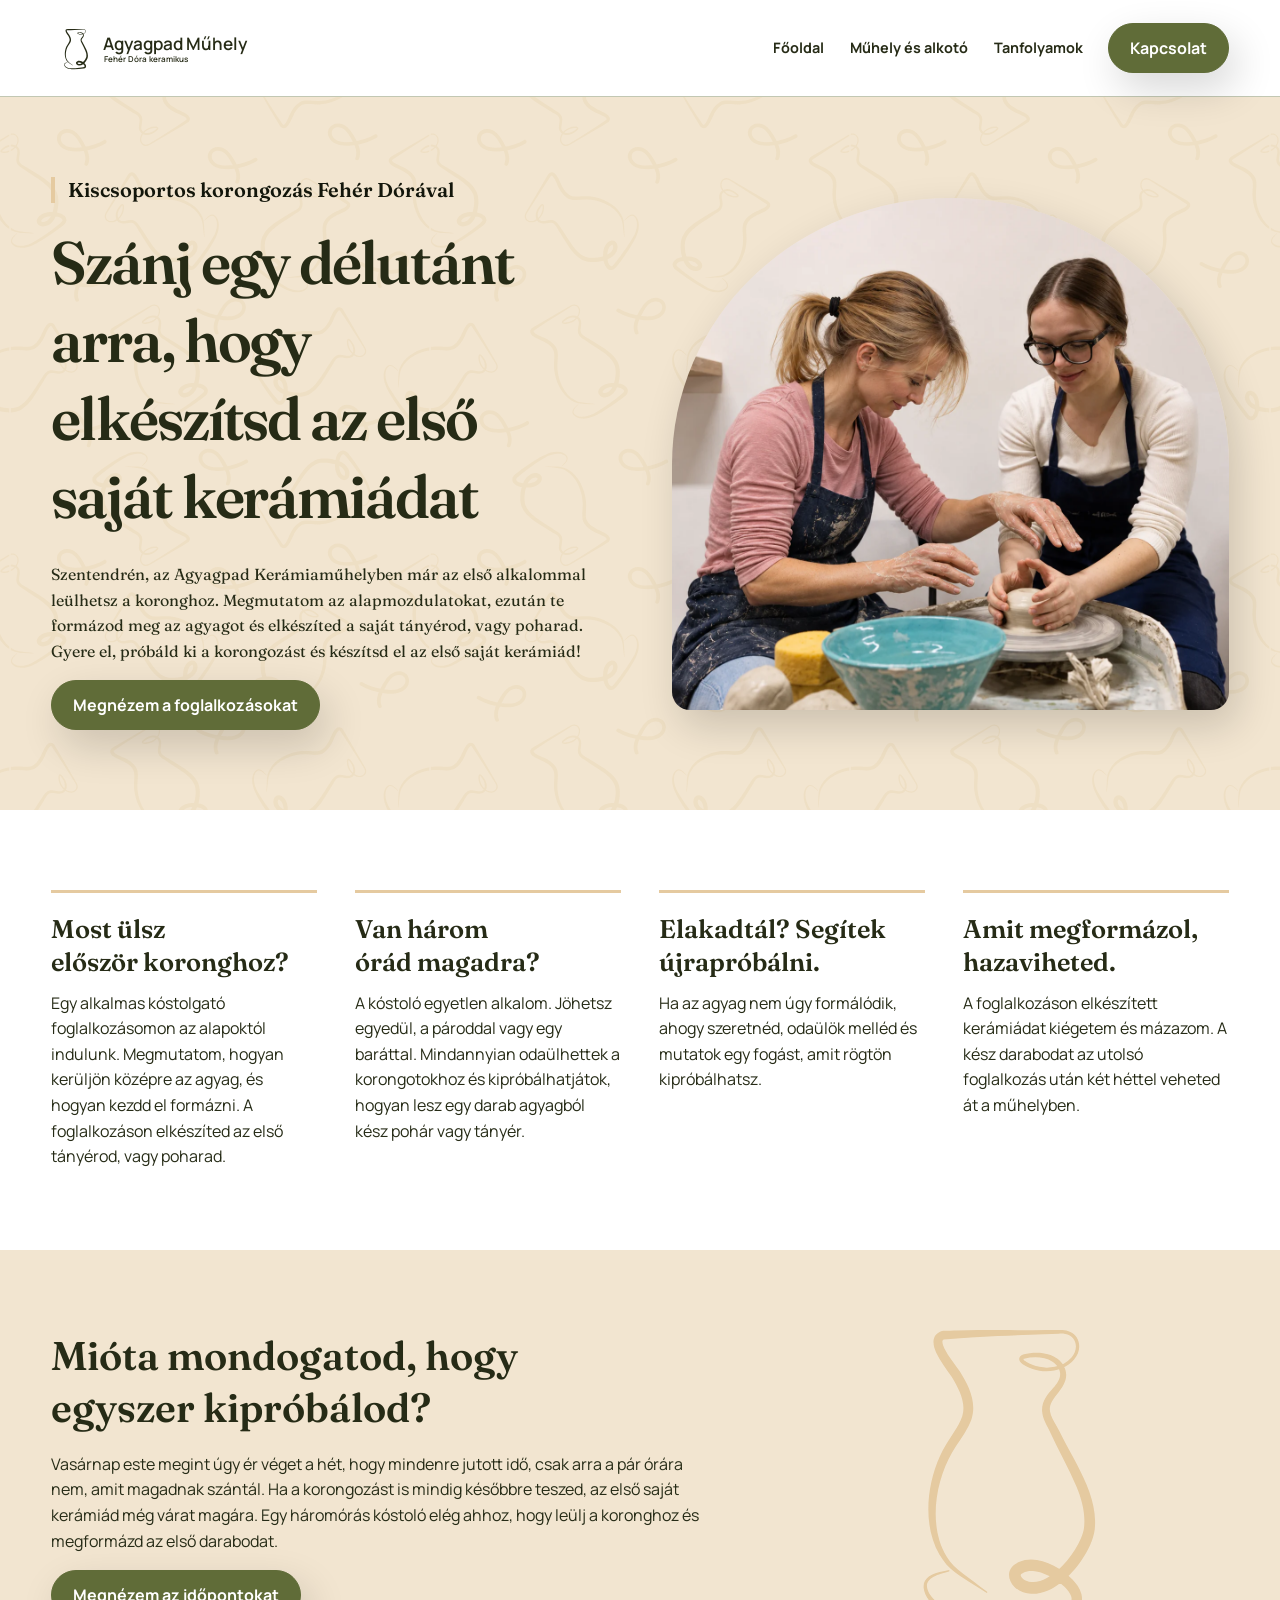
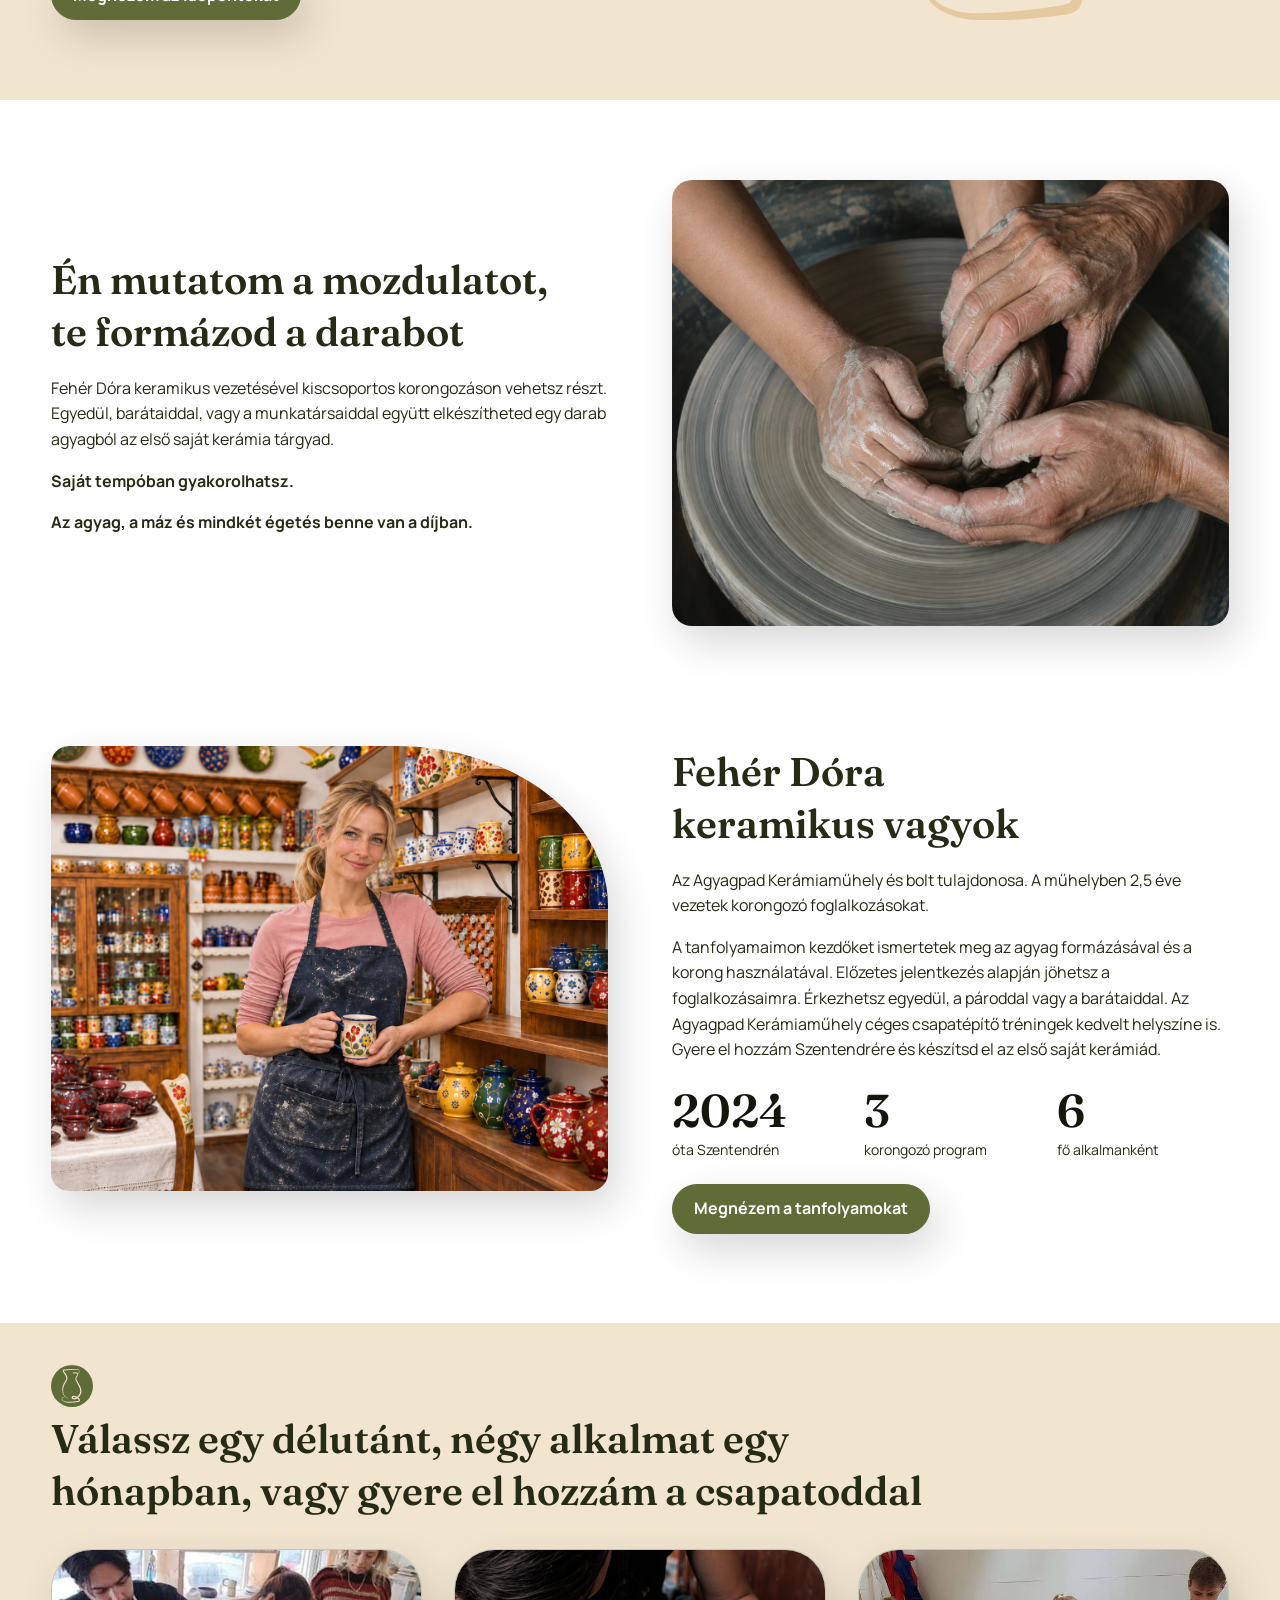
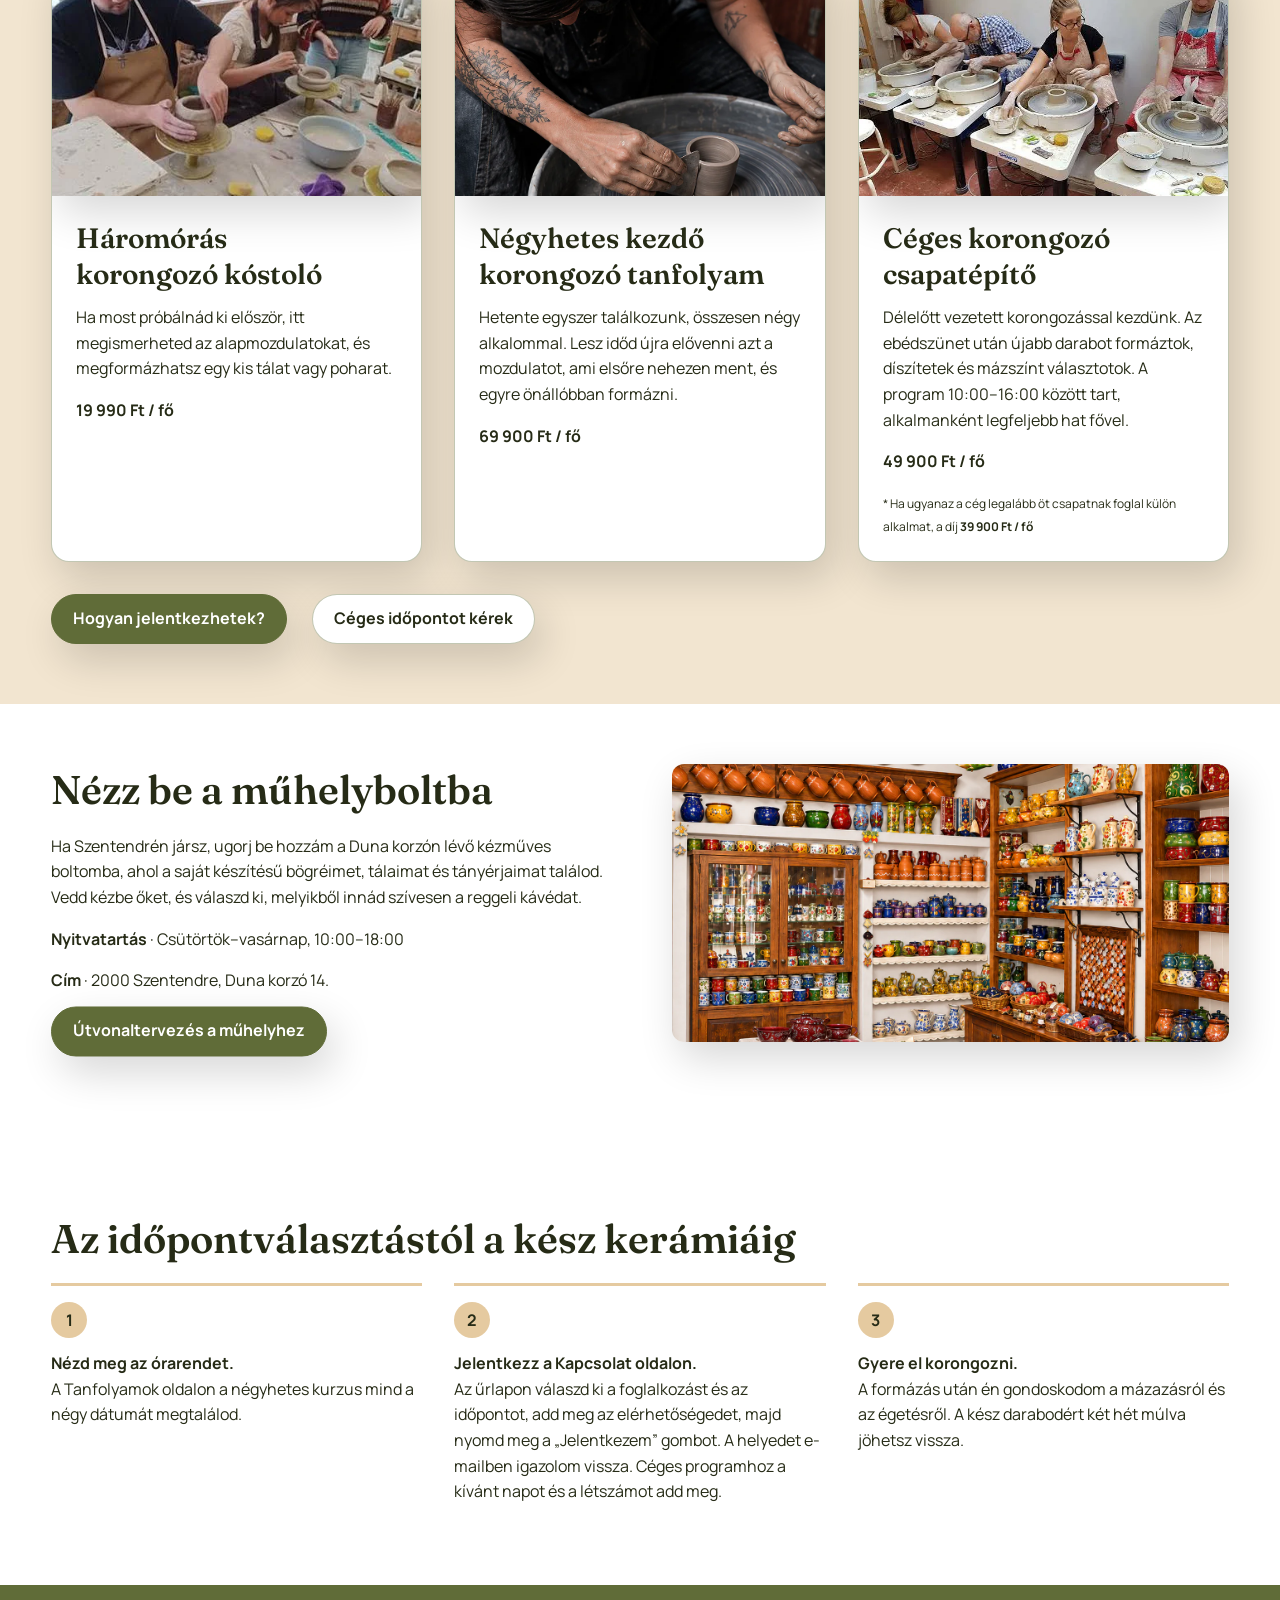
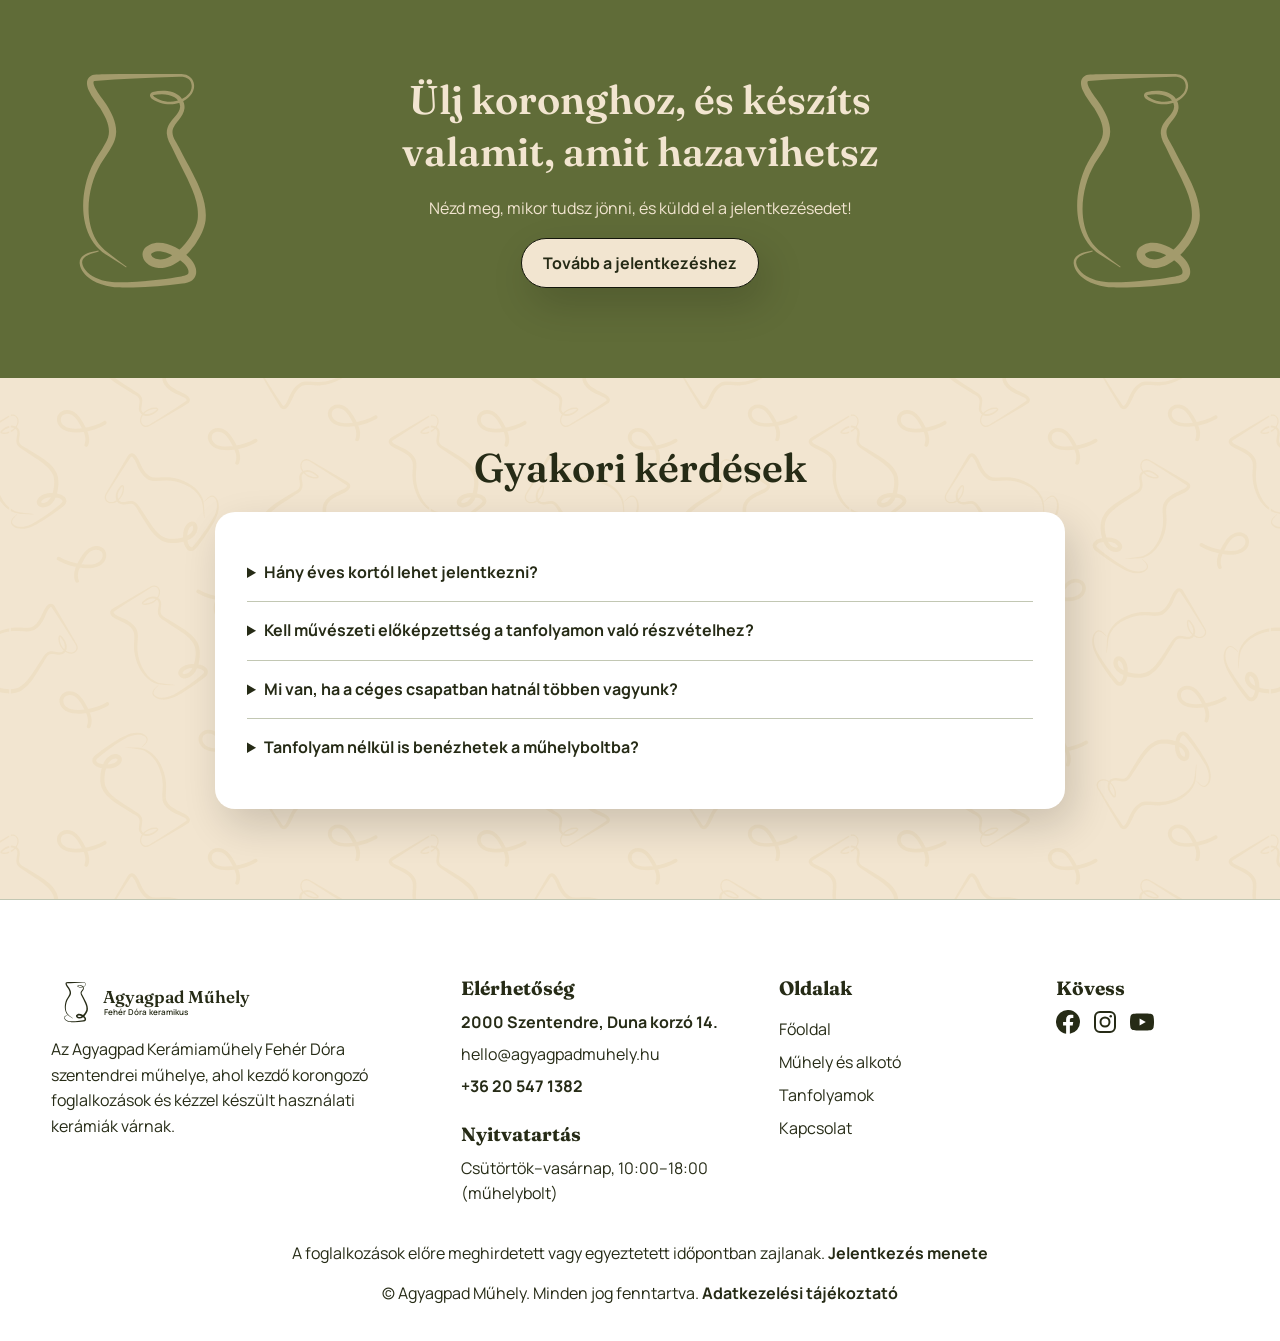
<file: index.html>
<!doctype html><html lang="hu"><head><meta charset="utf-8"><meta name="viewport" content="width=device-width,initial-scale=1"><title>Műhelyablak | Agyagpad Műhely</title><link rel="icon" href="kepek/favikon.svg"><link rel="stylesheet" href="stilus.css?v=pattern-02"><script src="mobil-menu.js" defer></script></head><body class="v1 muhelyablak-kivalasztott"><header id="fooldal"><div class="wrap head"><a class="brand" href="#fooldal" aria-label="Agyagpad Műhely – főoldal"><svg xmlns="http://www.w3.org/2000/svg" width="455" height="100" viewBox="0 0 455 100" aria-hidden="true" focusable="false">
  <g fill="#262B16">
    <path transform="scale(.1)" d="M433.42,840.3c-20.93-13.55-44.19-27.57-64.8-41.33-16.4-10.66-33-22-45.96-36.93-7.1-8.29-13.66-17.72-19.17-27.16-45.58-78.8-35.15-187.72,1.04-268.42,10.36-23.8,25.8-46.65,39.41-67.73,8.51-13.65,16.7-27.28,21.98-42.38,12.04-38-9.69-76.37-28.88-108.71-14.69-21.44-31.3-41.8-42.27-65.83-8.68-18.41-13.87-43.92,7.97-55.99,3.76-1.88,7.15-3.34,11.03-3.76,9.36-.36,27.99-.86,37.34-1.1,96.34-1.94,192.74-.14,289.05-1.28,15.18.73,31.42,6.96,39.68,20.52,19.95,34.49-7.33,70.92-40.11,83.63-19.3,8.28-41.19,10.47-61.88,7.22-12.8-1.92-25.34-6.16-36.82-12.13-6.26-3.54-12.78-6.69-16.79-13.06-5.2-8.22-.17-16.26,8.62-18.85,17.78-4.58,36.17-6.11,54.48-3.81,13.81,1.83,28.3,6.47,39.71,15.09,15.29,11.02,25.86,30.15,23.53,49.6-1.6,15.8-11.33,30.41-20.49,42.05-25.63,31.81-33.23,45.61-11.14,82.95,4.05,7.07,9.5,16.3,13.01,23.61,15.27,31.25,32.74,61.41,48.87,92.47,24.92,48.2,48.53,99.38,49.28,154.88.12,6.98-.32,14.44-.97,21.4-3.99,31-19.06,59.16-35.76,84.57-29.98,43.96-81.5,95.76-138.92,92.63-16.71-1.21-34.12-7.39-45.98-19.56-12.53-12.37-19.35-32.48-9.64-48.9,5.13-8.99,13.61-14.41,22.33-18.53,49.33-22.16,112.33,12.7,146.91,47.82,10.71,11.34,20.25,23.8,24.43,39.38,3.16,12.47,2.51,25.7-5.21,37-10.01,14.52-28.78,18.76-44.72,20.76-61.08,8.49-122.67,14.2-184.4,14.75-11.78.05-27.93.07-39.71-.32-5.5-.09-11.13-.41-16.65-.56-7.83-.6-15.87-1.22-23.64-2.42-27.03-3.83-53.84-12-76.7-27.52-19.66-12.96-38.67-33.46-41.18-58.44-2.3-26.51,22.82-37.6,44.28-42.89,8.59-2.21,17.24-3.77,25.77-5.52,0,0,.74,2.91.74,2.91-20.5,6.44-63.22,14.32-61.72,41.65,1.2,14.05,9.5,26.47,19.52,36.14,24.64,22.92,58.32,33.27,91.39,36.26,7.27.76,14.81,1.03,22.13,1.24,53.02-.24,106.2-4.16,158.81-10.76,24.97-2.81,52.43-7.53,77.39-11.4,7.2-1.04,14.83-2.67,20.69-5.73,7.26-3.46,7.19-11.05,5.4-17.64-3.05-9.99-10.07-18.18-17.78-26.1-5.58-5.48-11.75-10.69-18.27-15.43-19.2-13.81-41.06-24.98-64.25-28.06-11.45-1.32-22.08-.42-31.89,4.83-2.29,1.43-5.57,2.9-6.16,5.27-.04.27-.05.67.06,1.3.1.62.37,1.44.78,2.37,1.8,4.06,6.49,8.69,10.7,10.72,19.46,9.78,40.2,4.94,60.01-5.82,41.29-23.83,74.73-66.36,93.76-109.84,3.78-9.26,6.7-18.11,7.97-27.57,2.66-22.22.37-44.3-4.97-66.34-3.93-16.25-9.57-32.2-16.01-47.68-21.9-51.92-50.12-100.48-73.66-152.41-8.53-16.32-18.8-33.48-20.09-52.88-1.97-26.75,14.63-45.85,30.71-64.32,9.98-11.84,19.93-24.9,18.61-40.31-1.14-12.63-10.02-24.59-20.87-31.36-22.76-14.09-51.93-13.91-77.64-8.37,0,0,.5-.15.5-.15-1.3.41-2.25.91-2.85,1.42,0-.02.07-.2.06-.31.45,2.02,3.29,4.32,5.27,5.78.83.55,2.71,1.73,3.64,2.28,4.93,3.14,10.43,5.81,15.82,8.03,19.26,7.63,40.85,9.73,61.14,5.37,17.15-3.67,33.96-11.69,45.55-25.07,7.51-8.51,12.73-19.35,12.69-30.73-.37-18.36-10.86-30.89-29.29-34.26-5.85-1.17-11.37-1.05-17.49-.76-55.75,2.03-111.68,3.97-167.32,6.69-49.32,2.32-99.04,5.28-148.29,9,0,0,2.51-.42,2.51-.42-3.92,1.36-6.19,2.64-5.96,7.12.13,5.96,3.1,13.03,5.92,18.9,10.95,22.15,27.95,41.78,42.07,62.2,18.94,30.67,37.25,64.64,36.52,102.35-.21,9.8-1.89,19.7-5.02,29.02-2.21,6.72-5.28,13.09-8.41,19.39-12.68,24.78-30.83,47.76-44.49,71.05-46.21,79.88-65.24,201.27-15.91,283.49,3.1,5.24,6.64,10.38,10.25,15.27,6.32,8.03,13.58,15.24,21.45,21.99,18.08,14.92,42.06,32.12,60.73,46.45,6.81,5.15,13.62,10.3,20.37,15.54,0,0-1.72,2.46-1.72,2.46h0Z"/>
    <text x="103" y="54" font-family="Fraunces, Georgia, serif" font-size="34" font-weight="600">Agyagpad Műhely</text>
    <text x="105" y="77" font-family="Manrope, Arial, sans-serif" font-size="16" font-weight="600">Fehér Dóra keramikus</text>
  </g>
</svg></a><button class="menu-toggle" type="button" aria-label="Menü" aria-expanded="false" aria-controls="site-menu" hidden><span aria-hidden="true"></span></button><nav id="site-menu" aria-label="Főmenü"><a href="#fooldal" aria-current="page">Főoldal</a><a href="muhely.html">Műhely és alkotó</a><a href="tanfolyamok.html">Tanfolyamok</a><a class="button " href="kapcsolat.html">Kapcsolat</a></nav></div></header>
<main><section class="hero"><div class="wrap hero-grid"><div class="hero-copy"><p class="eyebrow">Kiscsoportos korongozás Fehér Dórával</p><h1>Szánj egy délutánt arra, hogy elkészítsd az első saját kerámiádat</h1><p class="subtitle">Szentendrén, az Agyagpad Kerámiaműhelyben már az első alkalommal leülhetsz a koronghoz. Megmutatom az alapmozdulatokat, ezután te formázod meg az agyagot és elkészíted a saját tányérod, vagy poharad. Gyere el, próbáld ki a korongozást és készítsd el az első saját kerámiád!</p><a class="button " href="#programok">Megnézem a foglalkozásokat</a></div><div class="photo"><img src="kepek/dora-korongozast-mutat.webp" alt="Fehér Dóra mutatja a mozdulatot, miközben egy résztvevő agyagot formáz a korongon" fetchpriority="high" width="1254" height="1254"></div></div></section>
<section class="band benefits-section" aria-label="Mire számíthatsz a műhelyben"><div class="benefits wrap"><article><h3>Most ülsz először koronghoz?</h3><p>Egy alkalmas kóstolgató foglalkozásomon az alapoktól indulunk. Megmutatom, hogyan kerüljön középre az agyag, és hogyan kezdd el formázni. A foglalkozáson elkészíted az első tányérod, vagy poharad.</p></article><article><h3>Van három órád magadra?</h3><p>A kóstoló egyetlen alkalom. Jöhetsz egyedül, a pároddal vagy egy baráttal. Mindannyian odaülhettek a korongotokhoz és kipróbálhatjátok, hogyan lesz egy darab agyagból kész pohár vagy tányér.</p></article><article><h3>Elakadtál? Segítek újrapróbálni.</h3><p>Ha az agyag nem úgy formálódik, ahogy szeretnéd, odaülök melléd és mutatok egy fogást, amit rögtön kipróbálhatsz.</p></article><article><h3>Amit megformázol, hazaviheted.</h3><p>A foglalkozáson elkészített kerámiádat kiégetem és mázazom. A kész darabodat az utolsó foglalkozás után két héttel veheted át a műhelyben.</p></article></div></section>
<section class="wrap invitation" aria-labelledby="idod-magadra">
  <div>
  <h2 id="idod-magadra">Mióta mondogatod, hogy egyszer kipróbálod?</h2>
  <p>Vasárnap este megint úgy ér véget a hét, hogy mindenre jutott idő, csak arra a pár órára nem, amit magadnak szántál. Ha a korongozást is mindig későbbre teszed, az első saját kerámiád még várat magára. Egy háromórás kóstoló elég ahhoz, hogy leülj a koronghoz és megformázd az első darabodat.</p>
  <a class="button" href="kapcsolat.html#jelentkezes">Megnézem az időpontokat</a>
  </div>
  <div class="invitation-mark" aria-hidden="true"><svg viewBox="260.1530456542969 119.67997741699219 469.9767761230469 795.5166625976562" focusable="false"><path d="M433.42,840.3c-20.93-13.55-44.19-27.57-64.8-41.33-16.4-10.66-33-22-45.96-36.93-7.1-8.29-13.66-17.72-19.17-27.16-45.58-78.8-35.15-187.72,1.04-268.42,10.36-23.8,25.8-46.65,39.41-67.73,8.51-13.65,16.7-27.28,21.98-42.38,12.04-38-9.69-76.37-28.88-108.71-14.69-21.44-31.3-41.8-42.27-65.83-8.68-18.41-13.87-43.92,7.97-55.99,3.76-1.88,7.15-3.34,11.03-3.76,9.36-.36,27.99-.86,37.34-1.1,96.34-1.94,192.74-.14,289.05-1.28,15.18.73,31.42,6.96,39.68,20.52,19.95,34.49-7.33,70.92-40.11,83.63-19.3,8.28-41.19,10.47-61.88,7.22-12.8-1.92-25.34-6.16-36.82-12.13-6.26-3.54-12.78-6.69-16.79-13.06-5.2-8.22-.17-16.26,8.62-18.85,17.78-4.58,36.17-6.11,54.48-3.81,13.81,1.83,28.3,6.47,39.71,15.09,15.29,11.02,25.86,30.15,23.53,49.6-1.6,15.8-11.33,30.41-20.49,42.05-25.63,31.81-33.23,45.61-11.14,82.95,4.05,7.07,9.5,16.3,13.01,23.61,15.27,31.25,32.74,61.41,48.87,92.47,24.92,48.2,48.53,99.38,49.28,154.88.12,6.98-.32,14.44-.97,21.4-3.99,31-19.06,59.16-35.76,84.57-29.98,43.96-81.5,95.76-138.92,92.63-16.71-1.21-34.12-7.39-45.98-19.56-12.53-12.37-19.35-32.48-9.64-48.9,5.13-8.99,13.61-14.41,22.33-18.53,49.33-22.16,112.33,12.7,146.91,47.82,10.71,11.34,20.25,23.8,24.43,39.38,3.16,12.47,2.51,25.7-5.21,37-10.01,14.52-28.78,18.76-44.72,20.76-61.08,8.49-122.67,14.2-184.4,14.75-11.78.05-27.93.07-39.71-.32-5.5-.09-11.13-.41-16.65-.56-7.83-.6-15.87-1.22-23.64-2.42-27.03-3.83-53.84-12-76.7-27.52-19.66-12.96-38.67-33.46-41.18-58.44-2.3-26.51,22.82-37.6,44.28-42.89,8.59-2.21,17.24-3.77,25.77-5.52,0,0,.74,2.91.74,2.91-20.5,6.44-63.22,14.32-61.72,41.65,1.2,14.05,9.5,26.47,19.52,36.14,24.64,22.92,58.32,33.27,91.39,36.26,7.27.76,14.81,1.03,22.13,1.24,53.02-.24,106.2-4.16,158.81-10.76,24.97-2.81,52.43-7.53,77.39-11.4,7.2-1.04,14.83-2.67,20.69-5.73,7.26-3.46,7.19-11.05,5.4-17.64-3.05-9.99-10.07-18.18-17.78-26.1-5.58-5.48-11.75-10.69-18.27-15.43-19.2-13.81-41.06-24.98-64.25-28.06-11.45-1.32-22.08-.42-31.89,4.83-2.29,1.43-5.57,2.9-6.16,5.27-.04.27-.05.67.06,1.3.1.62.37,1.44.78,2.37,1.8,4.06,6.49,8.69,10.7,10.72,19.46,9.78,40.2,4.94,60.01-5.82,41.29-23.83,74.73-66.36,93.76-109.84,3.78-9.26,6.7-18.11,7.97-27.57,2.66-22.22.37-44.3-4.97-66.34-3.93-16.25-9.57-32.2-16.01-47.68-21.9-51.92-50.12-100.48-73.66-152.41-8.53-16.32-18.8-33.48-20.09-52.88-1.97-26.75,14.63-45.85,30.71-64.32,9.98-11.84,19.93-24.9,18.61-40.31-1.14-12.63-10.02-24.59-20.87-31.36-22.76-14.09-51.93-13.91-77.64-8.37,0,0,.5-.15.5-.15-1.3.41-2.25.91-2.85,1.42,0-.02.07-.2.06-.31.45,2.02,3.29,4.32,5.27,5.78.83.55,2.71,1.73,3.64,2.28,4.93,3.14,10.43,5.81,15.82,8.03,19.26,7.63,40.85,9.73,61.14,5.37,17.15-3.67,33.96-11.69,45.55-25.07,7.51-8.51,12.73-19.35,12.69-30.73-.37-18.36-10.86-30.89-29.29-34.26-5.85-1.17-11.37-1.05-17.49-.76-55.75,2.03-111.68,3.97-167.32,6.69-49.32,2.32-99.04,5.28-148.29,9,0,0,2.51-.42,2.51-.42-3.92,1.36-6.19,2.64-5.96,7.12.13,5.96,3.1,13.03,5.92,18.9,10.95,22.15,27.95,41.78,42.07,62.2,18.94,30.67,37.25,64.64,36.52,102.35-.21,9.8-1.89,19.7-5.02,29.02-2.21,6.72-5.28,13.09-8.41,19.39-12.68,24.78-30.83,47.76-44.49,71.05-46.21,79.88-65.24,201.27-15.91,283.49,3.1,5.24,6.64,10.38,10.25,15.27,6.32,8.03,13.58,15.24,21.45,21.99,18.08,14.92,42.06,32.12,60.73,46.45,6.81,5.15,13.62,10.3,20.37,15.54,0,0-1.72,2.46-1.72,2.46h0Z"/></svg></div>
</section>
<section class="band service"><div class="wrap split"><div><h2>Én mutatom a mozdulatot, te formázod a darabot</h2><p>Fehér Dóra keramikus vezetésével kiscsoportos korongozáson vehetsz részt. Egyedül, barátaiddal, vagy a munkatársaiddal együtt elkészítheted egy darab agyagból az első saját kerámia tárgyad.</p><p><strong>Saját tempóban gyakorolhatsz.</strong></p><p><strong>Az agyag, a máz és mindkét égetés benne van a díjban.</strong></p></div><img src="kepek/segit-feljavitott.webp" alt="Dóra segít a tál megformázásában" loading="lazy"></div></section>
<section id="muhely" class="band about"><div class="wrap split"><img src="kepek/dora-a-muhelyboltban-kotennyel.webp" alt="Fehér Dóra egy kerámiabögrével áll a műhelybolt polcai mellett" loading="lazy"><div><h2>Fehér Dóra keramikus vagyok</h2><p>Az Agyagpad Kerámiaműhely és bolt tulajdonosa. A műhelyben 2,5 éve vezetek korongozó foglalkozásokat.</p><p>A tanfolyamaimon kezdőket ismertetek meg az agyag formázásával és a korong használatával. Előzetes jelentkezés alapján jöhetsz a foglalkozásaimra. Érkezhetsz egyedül, a pároddal vagy a barátaiddal. Az Agyagpad Kerámiaműhely céges csapatépítő tréningek kedvelt helyszíne is. Gyere el hozzám Szentendrére és készítsd el az első saját kerámiád.</p><ul class="about-stats" aria-label="A műhely számokban">
  <li><strong>2024</strong><span>óta Szentendrén</span></li>
  <li><strong>3</strong><span>korongozó program</span></li>
  <li><strong>6</strong><span>fő alkalmanként</span></li>
</ul><a class="button " href="tanfolyamok.html">Megnézem a tanfolyamokat</a></div></div></section>
<section class="wrap programs" id="programok"><h2>Válassz egy délutánt, négy alkalmat egy hónapban, vagy gyere el hozzám a csapatoddal</h2><div class="program-grid"><article><img src="kepek/kostolo.webp" alt="Háromórás korongozó kóstoló" loading="lazy"><div><h3>Háromórás korongozó kóstoló</h3><p>Ha most próbálnád ki először, itt megismerheted az alapmozdulatokat, és megformázhatsz egy kis tálat vagy poharat.</p><p><strong>19 990 Ft / fő</strong></p></div></article><article><img src="kepek/kurzus-eles.webp" alt="Négyhetes kezdő korongozó tanfolyam" loading="lazy"><div><h3>Négyhetes kezdő korongozó tanfolyam</h3><p>Hetente egyszer találkozunk, összesen négy alkalommal. Lesz időd újra elővenni azt a mozdulatot, ami elsőre nehezen ment, és egyre önállóbban formázni.</p><p><strong>69 900 Ft / fő</strong></p></div></article><article><img src="kepek/csapat-korongozas.webp" alt="A csapat tagjai agyagot formáznak a korongoknál" loading="lazy"><div><h3>Céges korongozó csapatépítő</h3><p>Délelőtt vezetett korongozással kezdünk. Az ebédszünet után újabb darabot formáztok, díszítetek és mázszínt választotok. A program 10:00–16:00 között tart, alkalmanként legfeljebb hat fővel.</p><p><strong>49 900 Ft / fő</strong></p><p class="discount"><small>* Ha ugyanaz a cég legalább öt csapatnak foglal külön alkalmat, a díj <strong>39 900 Ft / fő</strong></small></p></div></article></div><div class="actions"><a class="button " href="#jelentkezes">Hogyan jelentkezhetek?</a><a class="button outline" href="kapcsolat.html?program=csapat#jelentkezes">Céges időpontot kérek</a></div></section>
<div class="shop-band"><section class="wrap split shop" id="muhelybolt"><div><h2>Nézz be a műhelyboltba</h2><p>Ha Szentendrén jársz, ugorj be hozzám a Duna korzón lévő kézműves boltomba, ahol a saját készítésű bögréimet, tálaimat és tányérjaimat találod. Vedd kézbe őket, és válaszd ki, melyikből innád szívesen a reggeli kávédat.</p><p><strong>Nyitvatartás</strong> · Csütörtök–vasárnap, 10:00–18:00</p><p><strong>Cím</strong> · 2000 Szentendre, Duna korzó 14.</p><a class="button " href="https://www.google.com/maps/dir/?api=1&destination=2000%20Szentendre%2C%20Duna%20korz%C3%B3%2014">Útvonaltervezés a műhelyhez</a></div><img class="shop-photo" src="kepek/muhelybolt-belso-feher-fal.webp" alt="A műhelybolt polcai Dóra kerámiáival" loading="lazy"></section></div>
<section class="band" id="jelentkezes"><div class="wrap"><h2>Az időpontválasztástól a kész kerámiáig</h2><ol class="steps"><li><p><a href="kapcsolat.html#jelentkezes"><strong>Nézd meg az órarendet.</strong></a><br>A Tanfolyamok oldalon a négyhetes kurzus mind a négy dátumát megtalálod.</p></li><li><p><a href="kapcsolat.html#jelentkezes"><strong>Jelentkezz a Kapcsolat oldalon.</strong></a><br>Az űrlapon válaszd ki a foglalkozást és az időpontot, add meg az elérhetőségedet, majd nyomd meg a „Jelentkezem” gombot. A helyedet e-mailben igazolom vissza. Céges programhoz a kívánt napot és a létszámot add meg.</p></li><li><p><a href="kapcsolat.html#jelentkezes"><strong>Gyere el korongozni.</strong></a><br>A formázás után én gondoskodom a mázazásról és az égetésről. A kész darabodért két hét múlva jöhetsz vissza.</p></li></ol></div></section>
<section class="closing"><div class="wrap"><span class="closing-mark" aria-hidden="true"><svg viewBox="260.1530456542969 119.67997741699219 469.9767761230469 795.5166625976562" focusable="false" preserveAspectRatio="xMidYMid meet"><path d="M433.42,840.3c-20.93-13.55-44.19-27.57-64.8-41.33-16.4-10.66-33-22-45.96-36.93-7.1-8.29-13.66-17.72-19.17-27.16-45.58-78.8-35.15-187.72,1.04-268.42,10.36-23.8,25.8-46.65,39.41-67.73,8.51-13.65,16.7-27.28,21.98-42.38,12.04-38-9.69-76.37-28.88-108.71-14.69-21.44-31.3-41.8-42.27-65.83-8.68-18.41-13.87-43.92,7.97-55.99,3.76-1.88,7.15-3.34,11.03-3.76,9.36-.36,27.99-.86,37.34-1.1,96.34-1.94,192.74-.14,289.05-1.28,15.18.73,31.42,6.96,39.68,20.52,19.95,34.49-7.33,70.92-40.11,83.63-19.3,8.28-41.19,10.47-61.88,7.22-12.8-1.92-25.34-6.16-36.82-12.13-6.26-3.54-12.78-6.69-16.79-13.06-5.2-8.22-.17-16.26,8.62-18.85,17.78-4.58,36.17-6.11,54.48-3.81,13.81,1.83,28.3,6.47,39.71,15.09,15.29,11.02,25.86,30.15,23.53,49.6-1.6,15.8-11.33,30.41-20.49,42.05-25.63,31.81-33.23,45.61-11.14,82.95,4.05,7.07,9.5,16.3,13.01,23.61,15.27,31.25,32.74,61.41,48.87,92.47,24.92,48.2,48.53,99.38,49.28,154.88.12,6.98-.32,14.44-.97,21.4-3.99,31-19.06,59.16-35.76,84.57-29.98,43.96-81.5,95.76-138.92,92.63-16.71-1.21-34.12-7.39-45.98-19.56-12.53-12.37-19.35-32.48-9.64-48.9,5.13-8.99,13.61-14.41,22.33-18.53,49.33-22.16,112.33,12.7,146.91,47.82,10.71,11.34,20.25,23.8,24.43,39.38,3.16,12.47,2.51,25.7-5.21,37-10.01,14.52-28.78,18.76-44.72,20.76-61.08,8.49-122.67,14.2-184.4,14.75-11.78.05-27.93.07-39.71-.32-5.5-.09-11.13-.41-16.65-.56-7.83-.6-15.87-1.22-23.64-2.42-27.03-3.83-53.84-12-76.7-27.52-19.66-12.96-38.67-33.46-41.18-58.44-2.3-26.51,22.82-37.6,44.28-42.89,8.59-2.21,17.24-3.77,25.77-5.52,0,0,.74,2.91.74,2.91-20.5,6.44-63.22,14.32-61.72,41.65,1.2,14.05,9.5,26.47,19.52,36.14,24.64,22.92,58.32,33.27,91.39,36.26,7.27.76,14.81,1.03,22.13,1.24,53.02-.24,106.2-4.16,158.81-10.76,24.97-2.81,52.43-7.53,77.39-11.4,7.2-1.04,14.83-2.67,20.69-5.73,7.26-3.46,7.19-11.05,5.4-17.64-3.05-9.99-10.07-18.18-17.78-26.1-5.58-5.48-11.75-10.69-18.27-15.43-19.2-13.81-41.06-24.98-64.25-28.06-11.45-1.32-22.08-.42-31.89,4.83-2.29,1.43-5.57,2.9-6.16,5.27-.04.27-.05.67.06,1.3.1.62.37,1.44.78,2.37,1.8,4.06,6.49,8.69,10.7,10.72,19.46,9.78,40.2,4.94,60.01-5.82,41.29-23.83,74.73-66.36,93.76-109.84,3.78-9.26,6.7-18.11,7.97-27.57,2.66-22.22.37-44.3-4.97-66.34-3.93-16.25-9.57-32.2-16.01-47.68-21.9-51.92-50.12-100.48-73.66-152.41-8.53-16.32-18.8-33.48-20.09-52.88-1.97-26.75,14.63-45.85,30.71-64.32,9.98-11.84,19.93-24.9,18.61-40.31-1.14-12.63-10.02-24.59-20.87-31.36-22.76-14.09-51.93-13.91-77.64-8.37,0,0,.5-.15.5-.15-1.3.41-2.25.91-2.85,1.42,0-.02.07-.2.06-.31.45,2.02,3.29,4.32,5.27,5.78.83.55,2.71,1.73,3.64,2.28,4.93,3.14,10.43,5.81,15.82,8.03,19.26,7.63,40.85,9.73,61.14,5.37,17.15-3.67,33.96-11.69,45.55-25.07,7.51-8.51,12.73-19.35,12.69-30.73-.37-18.36-10.86-30.89-29.29-34.26-5.85-1.17-11.37-1.05-17.49-.76-55.75,2.03-111.68,3.97-167.32,6.69-49.32,2.32-99.04,5.28-148.29,9,0,0,2.51-.42,2.51-.42-3.92,1.36-6.19,2.64-5.96,7.12.13,5.96,3.1,13.03,5.92,18.9,10.95,22.15,27.95,41.78,42.07,62.2,18.94,30.67,37.25,64.64,36.52,102.35-.21,9.8-1.89,19.7-5.02,29.02-2.21,6.72-5.28,13.09-8.41,19.39-12.68,24.78-30.83,47.76-44.49,71.05-46.21,79.88-65.24,201.27-15.91,283.49,3.1,5.24,6.64,10.38,10.25,15.27,6.32,8.03,13.58,15.24,21.45,21.99,18.08,14.92,42.06,32.12,60.73,46.45,6.81,5.15,13.62,10.3,20.37,15.54,0,0-1.72,2.46-1.72,2.46h0Z"/></svg></span><div><h2>Ülj koronghoz, és készíts valamit, amit hazavihetsz</h2><p>Nézd meg, mikor tudsz jönni, és küldd el a jelentkezésedet!</p><a class="button " href="kapcsolat.html#jelentkezes">Tovább a jelentkezéshez</a></div><span class="closing-mark" aria-hidden="true"><svg viewBox="260.1530456542969 119.67997741699219 469.9767761230469 795.5166625976562" focusable="false" preserveAspectRatio="xMidYMid meet"><path d="M433.42,840.3c-20.93-13.55-44.19-27.57-64.8-41.33-16.4-10.66-33-22-45.96-36.93-7.1-8.29-13.66-17.72-19.17-27.16-45.58-78.8-35.15-187.72,1.04-268.42,10.36-23.8,25.8-46.65,39.41-67.73,8.51-13.65,16.7-27.28,21.98-42.38,12.04-38-9.69-76.37-28.88-108.71-14.69-21.44-31.3-41.8-42.27-65.83-8.68-18.41-13.87-43.92,7.97-55.99,3.76-1.88,7.15-3.34,11.03-3.76,9.36-.36,27.99-.86,37.34-1.1,96.34-1.94,192.74-.14,289.05-1.28,15.18.73,31.42,6.96,39.68,20.52,19.95,34.49-7.33,70.92-40.11,83.63-19.3,8.28-41.19,10.47-61.88,7.22-12.8-1.92-25.34-6.16-36.82-12.13-6.26-3.54-12.78-6.69-16.79-13.06-5.2-8.22-.17-16.26,8.62-18.85,17.78-4.58,36.17-6.11,54.48-3.81,13.81,1.83,28.3,6.47,39.71,15.09,15.29,11.02,25.86,30.15,23.53,49.6-1.6,15.8-11.33,30.41-20.49,42.05-25.63,31.81-33.23,45.61-11.14,82.95,4.05,7.07,9.5,16.3,13.01,23.61,15.27,31.25,32.74,61.41,48.87,92.47,24.92,48.2,48.53,99.38,49.28,154.88.12,6.98-.32,14.44-.97,21.4-3.99,31-19.06,59.16-35.76,84.57-29.98,43.96-81.5,95.76-138.92,92.63-16.71-1.21-34.12-7.39-45.98-19.56-12.53-12.37-19.35-32.48-9.64-48.9,5.13-8.99,13.61-14.41,22.33-18.53,49.33-22.16,112.33,12.7,146.91,47.82,10.71,11.34,20.25,23.8,24.43,39.38,3.16,12.47,2.51,25.7-5.21,37-10.01,14.52-28.78,18.76-44.72,20.76-61.08,8.49-122.67,14.2-184.4,14.75-11.78.05-27.93.07-39.71-.32-5.5-.09-11.13-.41-16.65-.56-7.83-.6-15.87-1.22-23.64-2.42-27.03-3.83-53.84-12-76.7-27.52-19.66-12.96-38.67-33.46-41.18-58.44-2.3-26.51,22.82-37.6,44.28-42.89,8.59-2.21,17.24-3.77,25.77-5.52,0,0,.74,2.91.74,2.91-20.5,6.44-63.22,14.32-61.72,41.65,1.2,14.05,9.5,26.47,19.52,36.14,24.64,22.92,58.32,33.27,91.39,36.26,7.27.76,14.81,1.03,22.13,1.24,53.02-.24,106.2-4.16,158.81-10.76,24.97-2.81,52.43-7.53,77.39-11.4,7.2-1.04,14.83-2.67,20.69-5.73,7.26-3.46,7.19-11.05,5.4-17.64-3.05-9.99-10.07-18.18-17.78-26.1-5.58-5.48-11.75-10.69-18.27-15.43-19.2-13.81-41.06-24.98-64.25-28.06-11.45-1.32-22.08-.42-31.89,4.83-2.29,1.43-5.57,2.9-6.16,5.27-.04.27-.05.67.06,1.3.1.62.37,1.44.78,2.37,1.8,4.06,6.49,8.69,10.7,10.72,19.46,9.78,40.2,4.94,60.01-5.82,41.29-23.83,74.73-66.36,93.76-109.84,3.78-9.26,6.7-18.11,7.97-27.57,2.66-22.22.37-44.3-4.97-66.34-3.93-16.25-9.57-32.2-16.01-47.68-21.9-51.92-50.12-100.48-73.66-152.41-8.53-16.32-18.8-33.48-20.09-52.88-1.97-26.75,14.63-45.85,30.71-64.32,9.98-11.84,19.93-24.9,18.61-40.31-1.14-12.63-10.02-24.59-20.87-31.36-22.76-14.09-51.93-13.91-77.64-8.37,0,0,.5-.15.5-.15-1.3.41-2.25.91-2.85,1.42,0-.02.07-.2.06-.31.45,2.02,3.29,4.32,5.27,5.78.83.55,2.71,1.73,3.64,2.28,4.93,3.14,10.43,5.81,15.82,8.03,19.26,7.63,40.85,9.73,61.14,5.37,17.15-3.67,33.96-11.69,45.55-25.07,7.51-8.51,12.73-19.35,12.69-30.73-.37-18.36-10.86-30.89-29.29-34.26-5.85-1.17-11.37-1.05-17.49-.76-55.75,2.03-111.68,3.97-167.32,6.69-49.32,2.32-99.04,5.28-148.29,9,0,0,2.51-.42,2.51-.42-3.92,1.36-6.19,2.64-5.96,7.12.13,5.96,3.1,13.03,5.92,18.9,10.95,22.15,27.95,41.78,42.07,62.2,18.94,30.67,37.25,64.64,36.52,102.35-.21,9.8-1.89,19.7-5.02,29.02-2.21,6.72-5.28,13.09-8.41,19.39-12.68,24.78-30.83,47.76-44.49,71.05-46.21,79.88-65.24,201.27-15.91,283.49,3.1,5.24,6.64,10.38,10.25,15.27,6.32,8.03,13.58,15.24,21.45,21.99,18.08,14.92,42.06,32.12,60.73,46.45,6.81,5.15,13.62,10.3,20.37,15.54,0,0-1.72,2.46-1.72,2.46h0Z"/></svg></span></div></section>
<section class="home-faq"><div class="wrap faq"><h2>Gyakori kérdések</h2><div class="contact-faq-panel"><details><summary>Hány éves kortól lehet jelentkezni?</summary><p>A kóstolóra és a négyhetes tanfolyamra 16 éves kortól jöhetsz. 18 év alatt szülői hozzájárulás szükséges.</p></details><details><summary>Kell művészeti előképzettség a tanfolyamon való részvételhez?</summary><p>Teljesen kezdőként is leülhetsz a korong mellé. Megmutatom, hogy formázd az agyagot, hogy elkészülhessen a saját poharad vagy tányérod. Ha elakadsz, megmutatom a helyes mozdulatot.</p></details><details><summary>Mi van, ha a céges csapatban hatnál többen vagyunk?</summary><p>Több, legfeljebb hatfős csoportnak egyeztetünk külön alkalmat. Az időpontkérésben add meg, hány csoporttal és milyen létszámmal számoltok.</p></details><details><summary>Tanfolyam nélkül is benézhetek a műhelyboltba?</summary><p>Persze. Csütörtöktől vasárnapig 10:00 és 18:00 között várlak. A bögréket, tálakat és tányérokat a helyszínen kézbe is veheted.</p></details></div></div></section></main>
<footer id="kapcsolat" class="site-footer">
  <div class="wrap">
    <div class="footer-columns">
      <div>
        <svg class="footer-logo" xmlns="http://www.w3.org/2000/svg" width="455" height="100" viewBox="0 0 455 100" role="img" aria-label="Agyagpad Műhely · Fehér Dóra keramikus" focusable="false">
  <g fill="#262B16">
    <path transform="scale(.1)" d="M433.42,840.3c-20.93-13.55-44.19-27.57-64.8-41.33-16.4-10.66-33-22-45.96-36.93-7.1-8.29-13.66-17.72-19.17-27.16-45.58-78.8-35.15-187.72,1.04-268.42,10.36-23.8,25.8-46.65,39.41-67.73,8.51-13.65,16.7-27.28,21.98-42.38,12.04-38-9.69-76.37-28.88-108.71-14.69-21.44-31.3-41.8-42.27-65.83-8.68-18.41-13.87-43.92,7.97-55.99,3.76-1.88,7.15-3.34,11.03-3.76,9.36-.36,27.99-.86,37.34-1.1,96.34-1.94,192.74-.14,289.05-1.28,15.18.73,31.42,6.96,39.68,20.52,19.95,34.49-7.33,70.92-40.11,83.63-19.3,8.28-41.19,10.47-61.88,7.22-12.8-1.92-25.34-6.16-36.82-12.13-6.26-3.54-12.78-6.69-16.79-13.06-5.2-8.22-.17-16.26,8.62-18.85,17.78-4.58,36.17-6.11,54.48-3.81,13.81,1.83,28.3,6.47,39.71,15.09,15.29,11.02,25.86,30.15,23.53,49.6-1.6,15.8-11.33,30.41-20.49,42.05-25.63,31.81-33.23,45.61-11.14,82.95,4.05,7.07,9.5,16.3,13.01,23.61,15.27,31.25,32.74,61.41,48.87,92.47,24.92,48.2,48.53,99.38,49.28,154.88.12,6.98-.32,14.44-.97,21.4-3.99,31-19.06,59.16-35.76,84.57-29.98,43.96-81.5,95.76-138.92,92.63-16.71-1.21-34.12-7.39-45.98-19.56-12.53-12.37-19.35-32.48-9.64-48.9,5.13-8.99,13.61-14.41,22.33-18.53,49.33-22.16,112.33,12.7,146.91,47.82,10.71,11.34,20.25,23.8,24.43,39.38,3.16,12.47,2.51,25.7-5.21,37-10.01,14.52-28.78,18.76-44.72,20.76-61.08,8.49-122.67,14.2-184.4,14.75-11.78.05-27.93.07-39.71-.32-5.5-.09-11.13-.41-16.65-.56-7.83-.6-15.87-1.22-23.64-2.42-27.03-3.83-53.84-12-76.7-27.52-19.66-12.96-38.67-33.46-41.18-58.44-2.3-26.51,22.82-37.6,44.28-42.89,8.59-2.21,17.24-3.77,25.77-5.52,0,0,.74,2.91.74,2.91-20.5,6.44-63.22,14.32-61.72,41.65,1.2,14.05,9.5,26.47,19.52,36.14,24.64,22.92,58.32,33.27,91.39,36.26,7.27.76,14.81,1.03,22.13,1.24,53.02-.24,106.2-4.16,158.81-10.76,24.97-2.81,52.43-7.53,77.39-11.4,7.2-1.04,14.83-2.67,20.69-5.73,7.26-3.46,7.19-11.05,5.4-17.64-3.05-9.99-10.07-18.18-17.78-26.1-5.58-5.48-11.75-10.69-18.27-15.43-19.2-13.81-41.06-24.98-64.25-28.06-11.45-1.32-22.08-.42-31.89,4.83-2.29,1.43-5.57,2.9-6.16,5.27-.04.27-.05.67.06,1.3.1.62.37,1.44.78,2.37,1.8,4.06,6.49,8.69,10.7,10.72,19.46,9.78,40.2,4.94,60.01-5.82,41.29-23.83,74.73-66.36,93.76-109.84,3.78-9.26,6.7-18.11,7.97-27.57,2.66-22.22.37-44.3-4.97-66.34-3.93-16.25-9.57-32.2-16.01-47.68-21.9-51.92-50.12-100.48-73.66-152.41-8.53-16.32-18.8-33.48-20.09-52.88-1.97-26.75,14.63-45.85,30.71-64.32,9.98-11.84,19.93-24.9,18.61-40.31-1.14-12.63-10.02-24.59-20.87-31.36-22.76-14.09-51.93-13.91-77.64-8.37,0,0,.5-.15.5-.15-1.3.41-2.25.91-2.85,1.42,0-.02.07-.2.06-.31.45,2.02,3.29,4.32,5.27,5.78.83.55,2.71,1.73,3.64,2.28,4.93,3.14,10.43,5.81,15.82,8.03,19.26,7.63,40.85,9.73,61.14,5.37,17.15-3.67,33.96-11.69,45.55-25.07,7.51-8.51,12.73-19.35,12.69-30.73-.37-18.36-10.86-30.89-29.29-34.26-5.85-1.17-11.37-1.05-17.49-.76-55.75,2.03-111.68,3.97-167.32,6.69-49.32,2.32-99.04,5.28-148.29,9,0,0,2.51-.42,2.51-.42-3.92,1.36-6.19,2.64-5.96,7.12.13,5.96,3.1,13.03,5.92,18.9,10.95,22.15,27.95,41.78,42.07,62.2,18.94,30.67,37.25,64.64,36.52,102.35-.21,9.8-1.89,19.7-5.02,29.02-2.21,6.72-5.28,13.09-8.41,19.39-12.68,24.78-30.83,47.76-44.49,71.05-46.21,79.88-65.24,201.27-15.91,283.49,3.1,5.24,6.64,10.38,10.25,15.27,6.32,8.03,13.58,15.24,21.45,21.99,18.08,14.92,42.06,32.12,60.73,46.45,6.81,5.15,13.62,10.3,20.37,15.54,0,0-1.72,2.46-1.72,2.46h0Z"/>
    <text x="103" y="54" font-family="Fraunces, Georgia, serif" font-size="34" font-weight="600">Agyagpad Műhely</text>
    <text x="105" y="77" font-family="Manrope, Arial, sans-serif" font-size="16" font-weight="600">Fehér Dóra keramikus</text>
  </g>
</svg>
        <p>Az Agyagpad Kerámiaműhely Fehér Dóra szentendrei műhelye, ahol kezdő korongozó foglalkozások és kézzel készült használati kerámiák várnak.</p>
      </div>
      <div>
        <h2 id="footer-contact">Elérhetőség</h2>
        <address>
          <p><a href="https://www.google.com/maps/dir/?api=1&amp;destination=2000%20Szentendre%2C%20Duna%20korz%C3%B3%2014">2000 Szentendre, Duna korzó 14.</a></p>
          <p>hello@agyagpadmuhely.hu</p>
          <p><a href="tel:+36205471382">+36 20 547 1382</a></p>
        </address>
        <h2 class="footer-hours">Nyitvatartás</h2>
        <p>Csütörtök–vasárnap, 10:00–18:00 (műhelybolt)</p>
      </div>
      <nav aria-label="Lábléc menü">
        <h2>Oldalak</h2>
        <a href="#fooldal">Főoldal</a>
        <a href="muhely.html">Műhely és alkotó</a>
        <a href="tanfolyamok.html">Tanfolyamok</a>
        <a href="kapcsolat.html">Kapcsolat</a>
      </nav>
      <div>
        <h2>Kövess</h2>
        <ul class="footer-social" role="list">
          <li><svg viewBox="0 0 24 24" role="img" aria-label="Facebook" fill="currentColor"><path d="M24 12a12 12 0 1 0-13.88 11.85v-8.38H7.08V12h3.04V9.36c0-3 1.79-4.67 4.53-4.67 1.31 0 2.68.23 2.68.23v2.96h-1.51c-1.49 0-1.95.93-1.95 1.88V12h3.33l-.53 3.47h-2.8v8.38A12 12 0 0 0 24 12Z"/></svg></li>
          <li><svg viewBox="0 0 24 24" role="img" aria-label="Instagram" fill="none" stroke="currentColor" stroke-width="2"><rect x="2" y="2" width="20" height="20" rx="5"/><circle cx="12" cy="12" r="4.5"/><circle cx="17.75" cy="6.25" r="1.25" fill="currentColor" stroke="none"/></svg></li>
          <li><svg viewBox="0 0 24 24" role="img" aria-label="YouTube" fill="currentColor"><path fill-rule="evenodd" d="M23.5 6.2a3 3 0 0 0-2.1-2.1C19.5 3.6 12 3.6 12 3.6s-7.5 0-9.4.5A3 3 0 0 0 .5 6.2 31 31 0 0 0 0 12a31 31 0 0 0 .5 5.8 3 3 0 0 0 2.1 2.1c1.9.5 9.4.5 9.4.5s7.5 0 9.4-.5a3 3 0 0 0 2.1-2.1A31 31 0 0 0 24 12a31 31 0 0 0-.5-5.8ZM9.6 15.6l6.2-3.6-6.2-3.6v7.2Z"/></svg></li>
        </ul>
      </div>
    </div>
    <div class="footer-bottom">
      <p>A foglalkozások előre meghirdetett vagy egyeztetett időpontban zajlanak. <a href="jelentkezes-menete.html?vissza=index.html">Jelentkezés menete</a></p>
      <p>© Agyagpad Műhely. Minden jog fenntartva. <a href="adatkezelesi-tajekoztato.html"><strong>Adatkezelési tájékoztató</strong></a></p>
    </div>
  </div>
</footer></body></html>
</file>
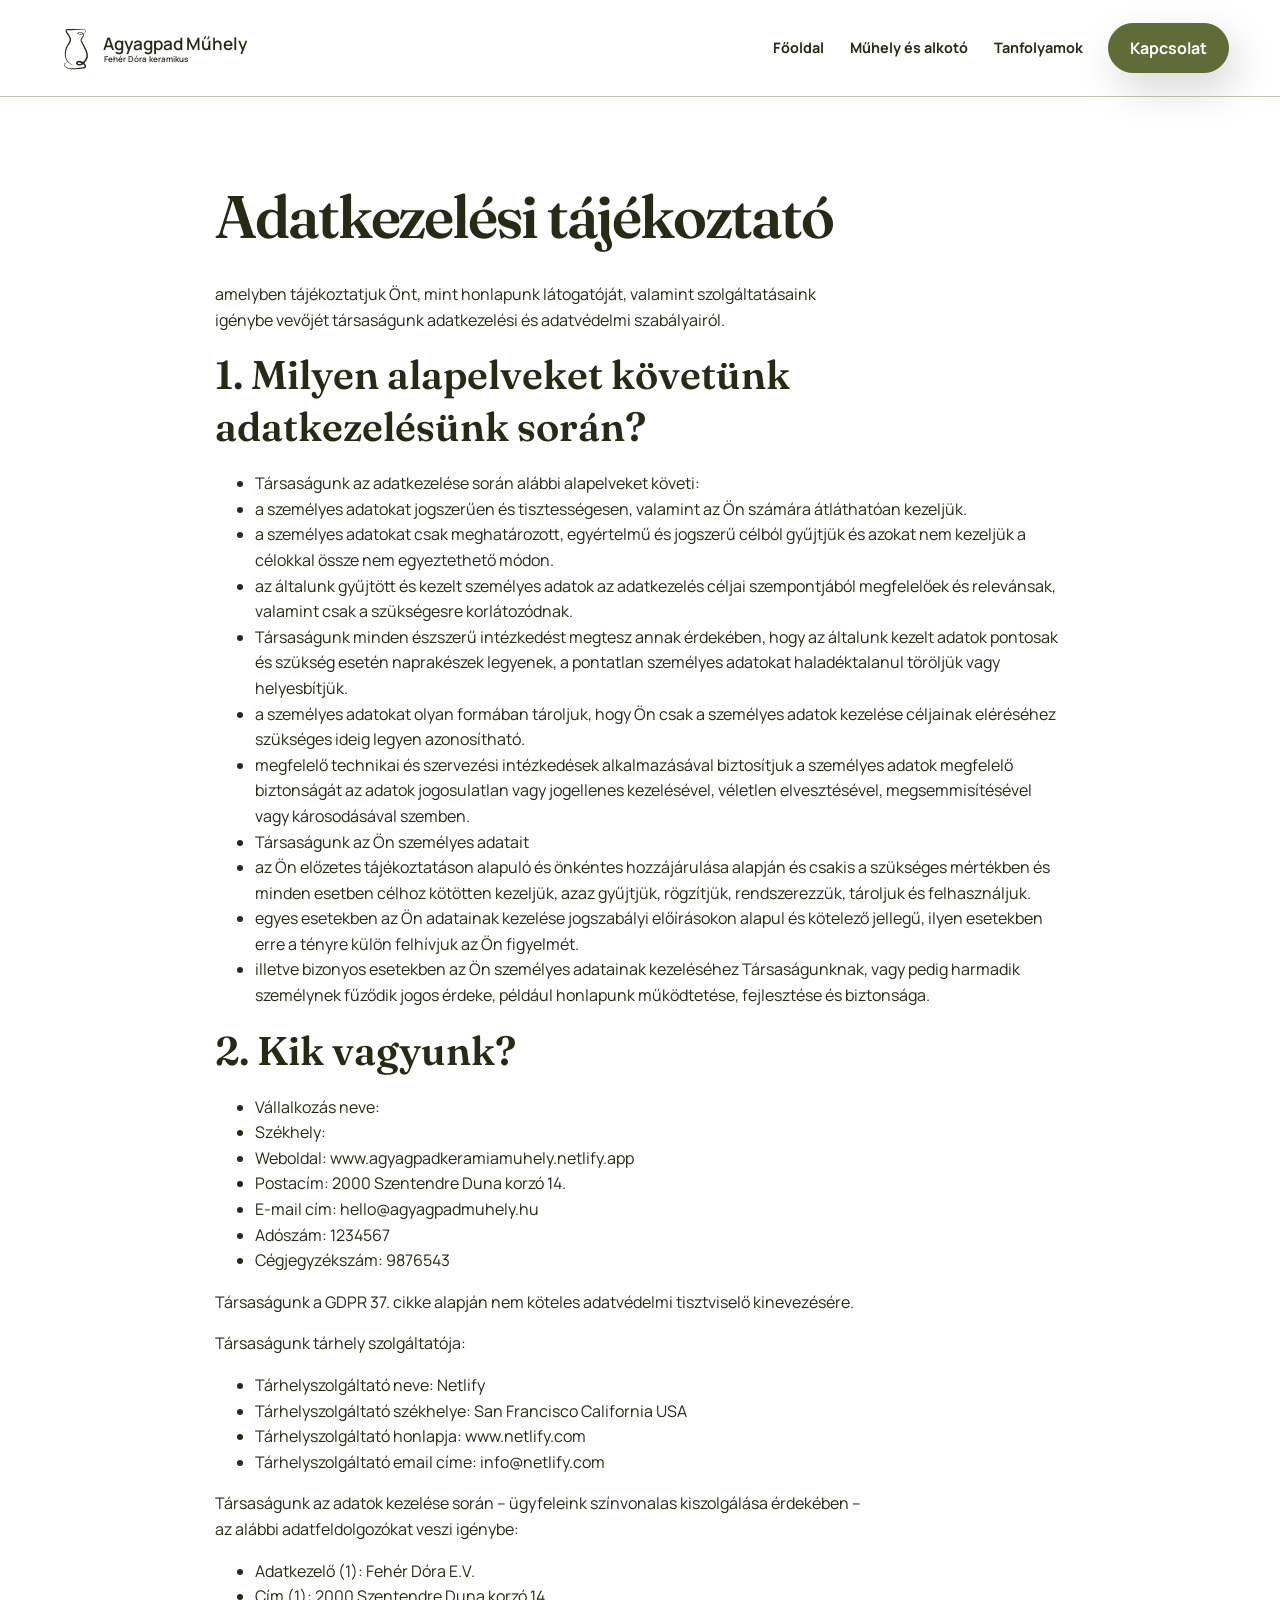
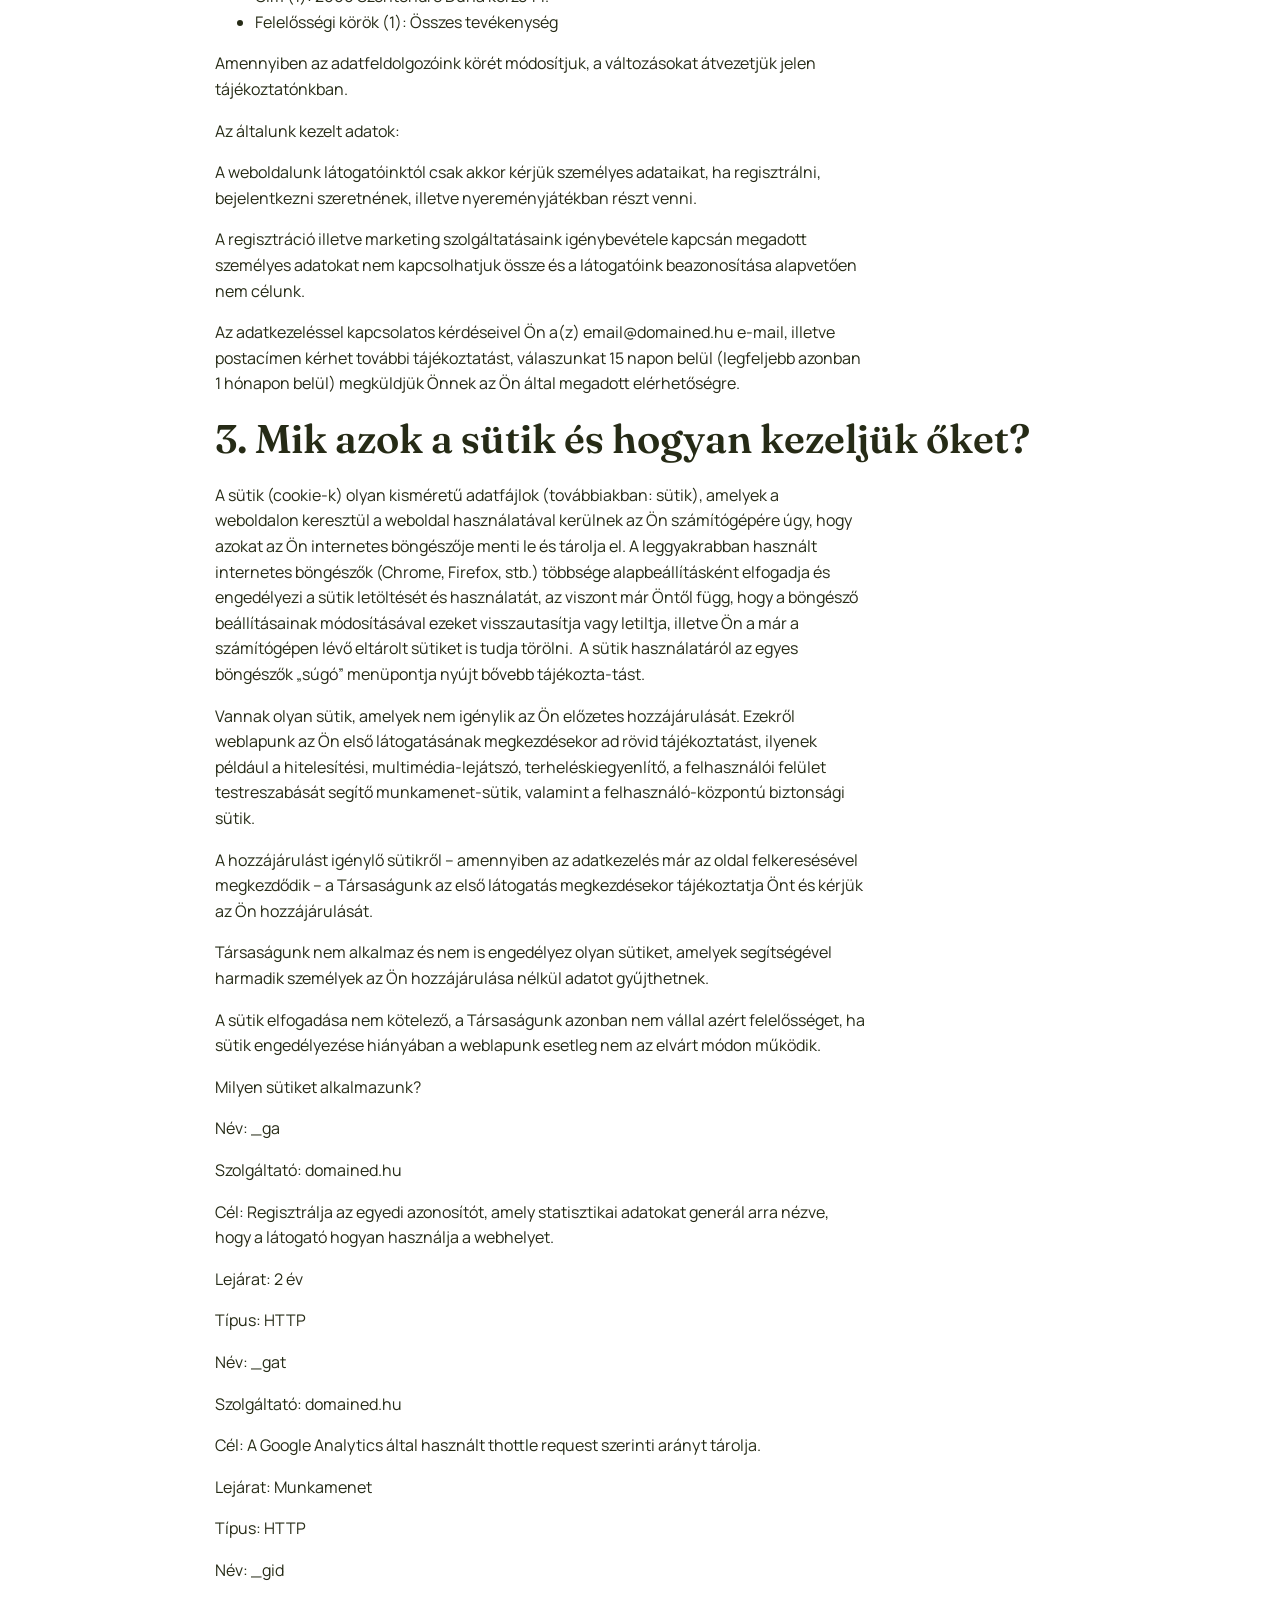
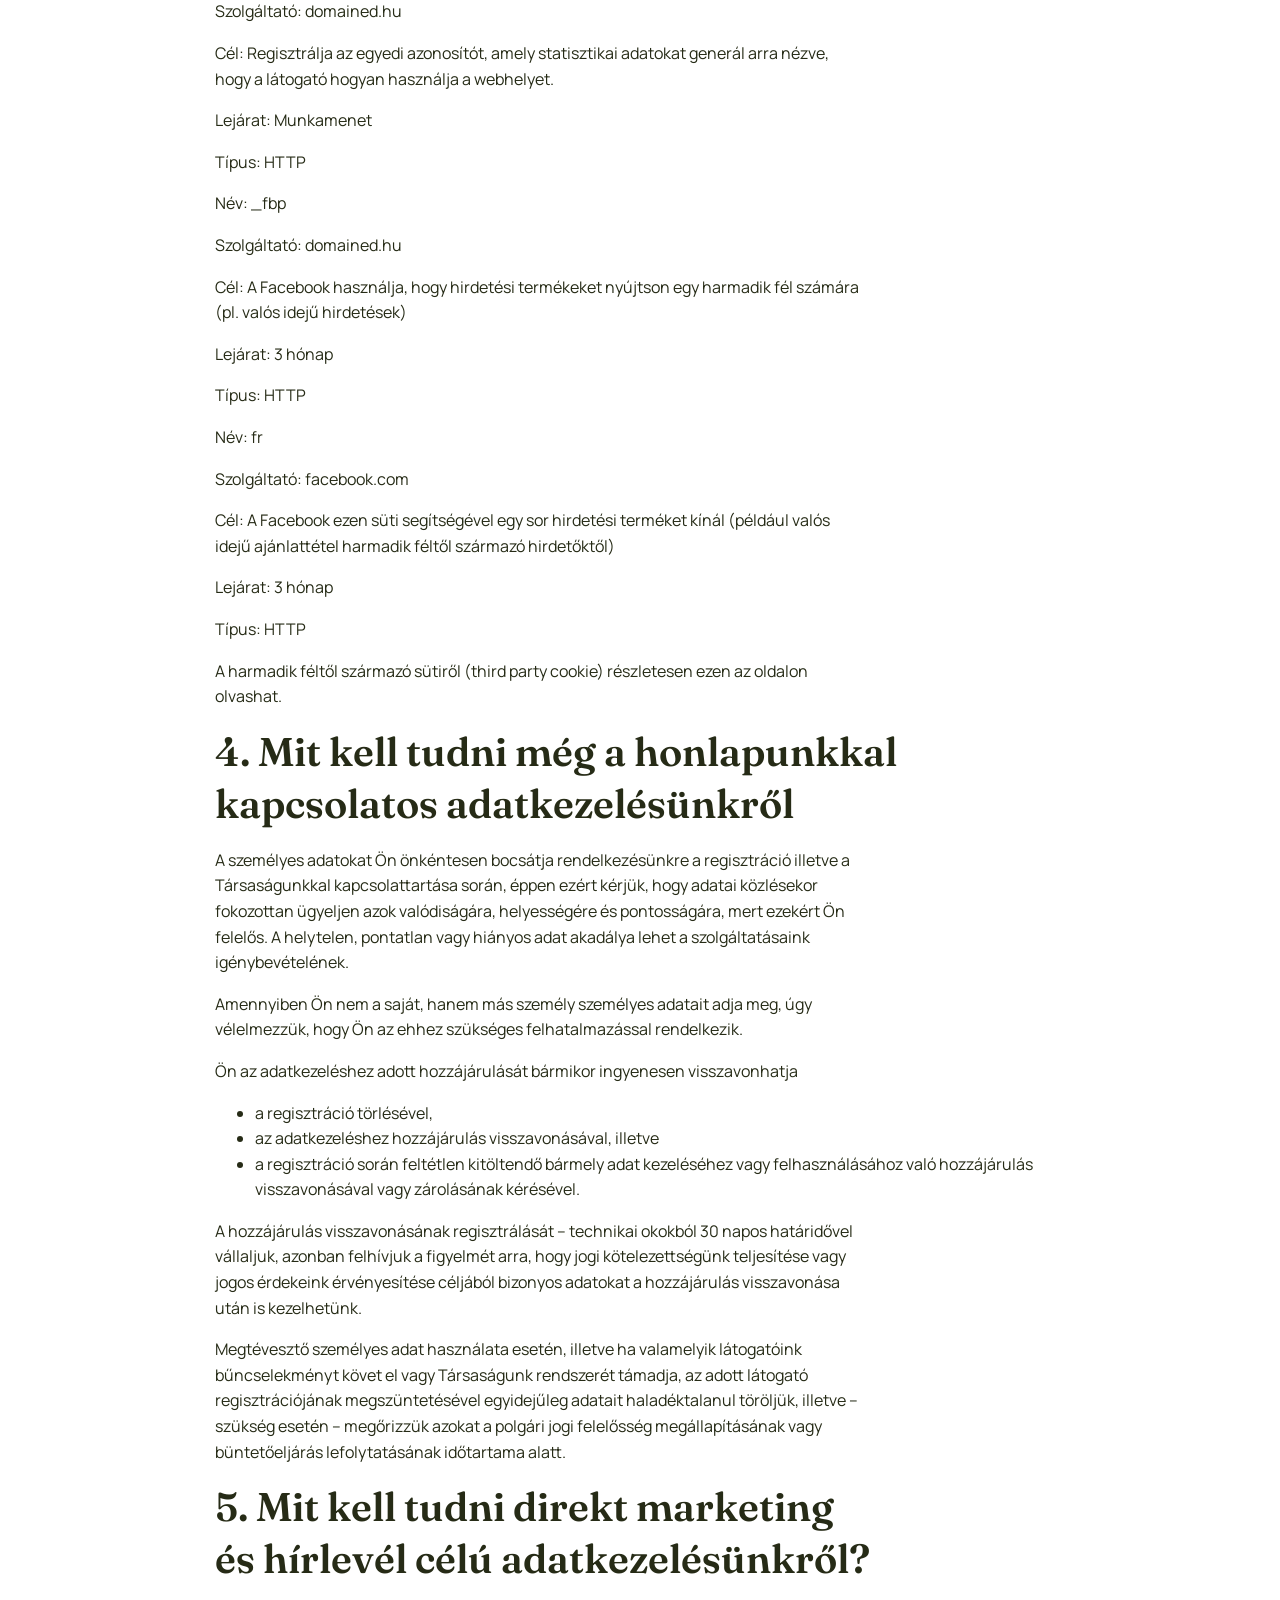
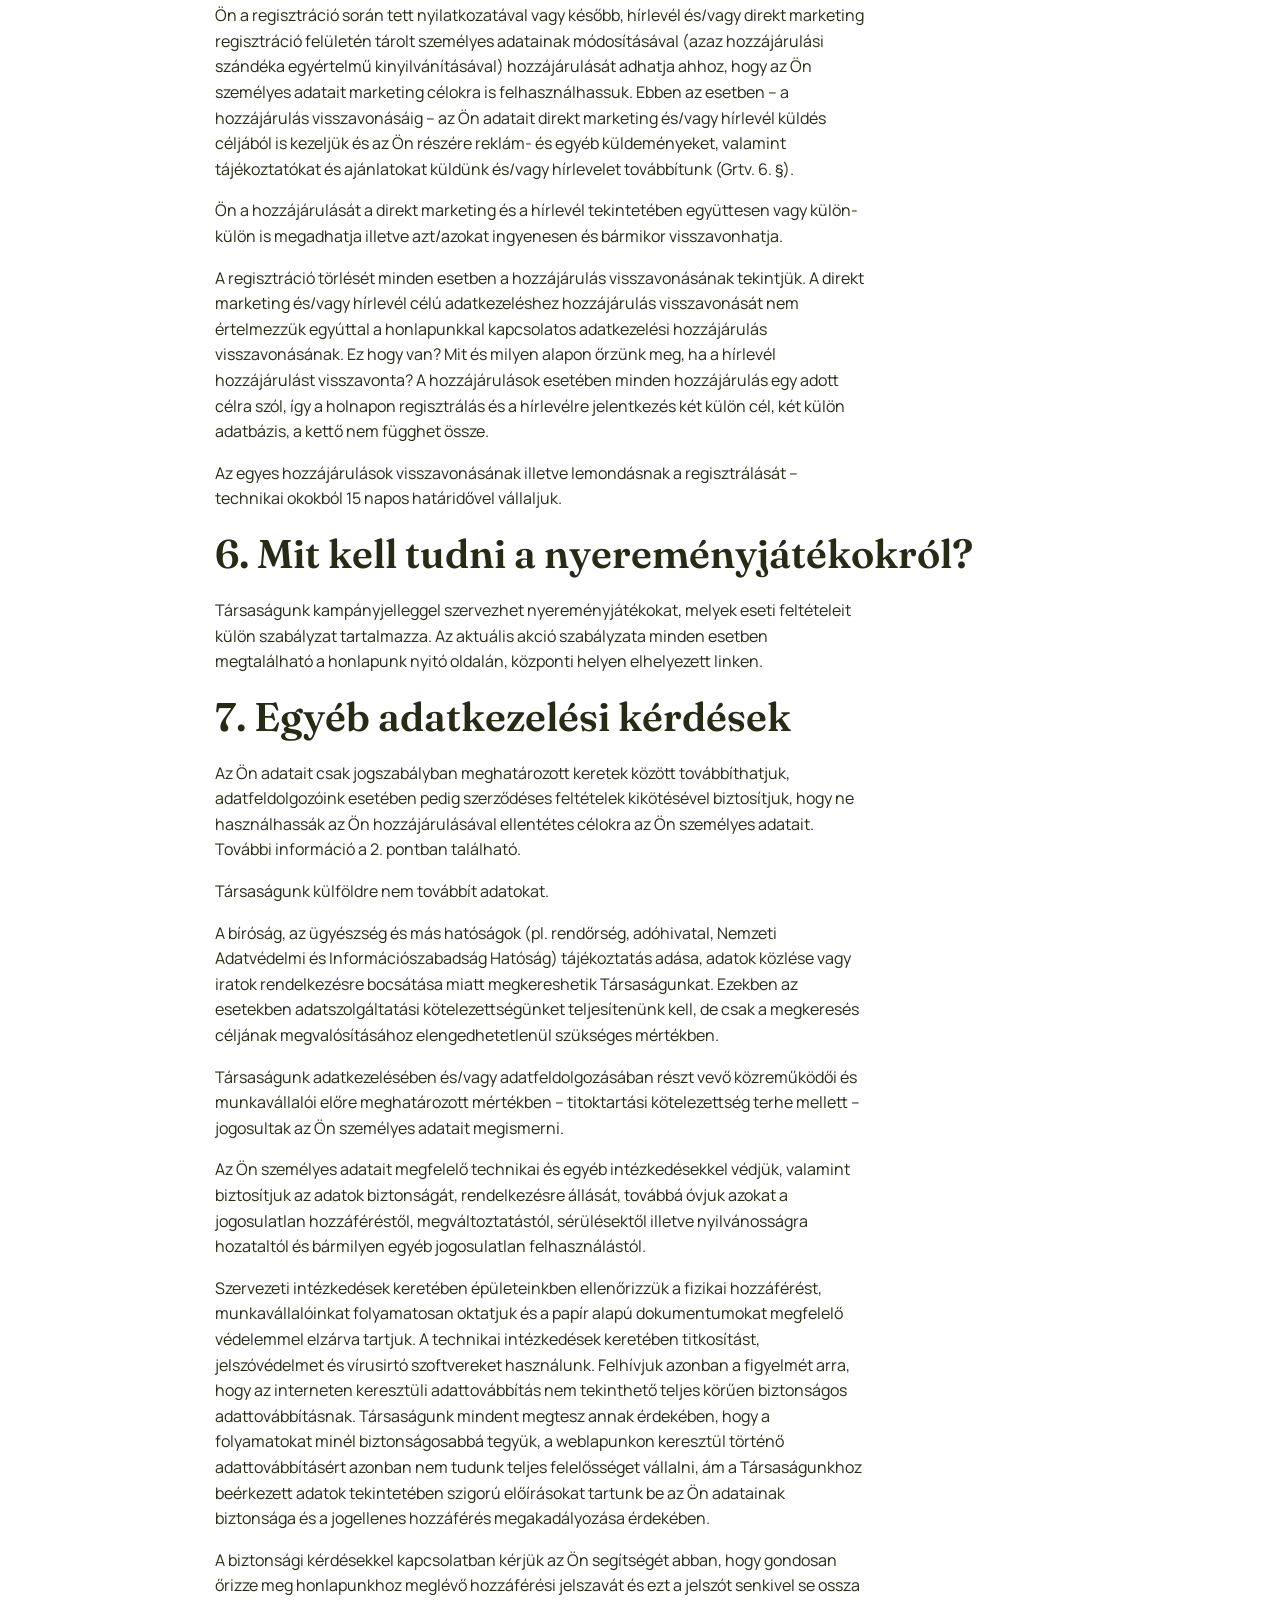
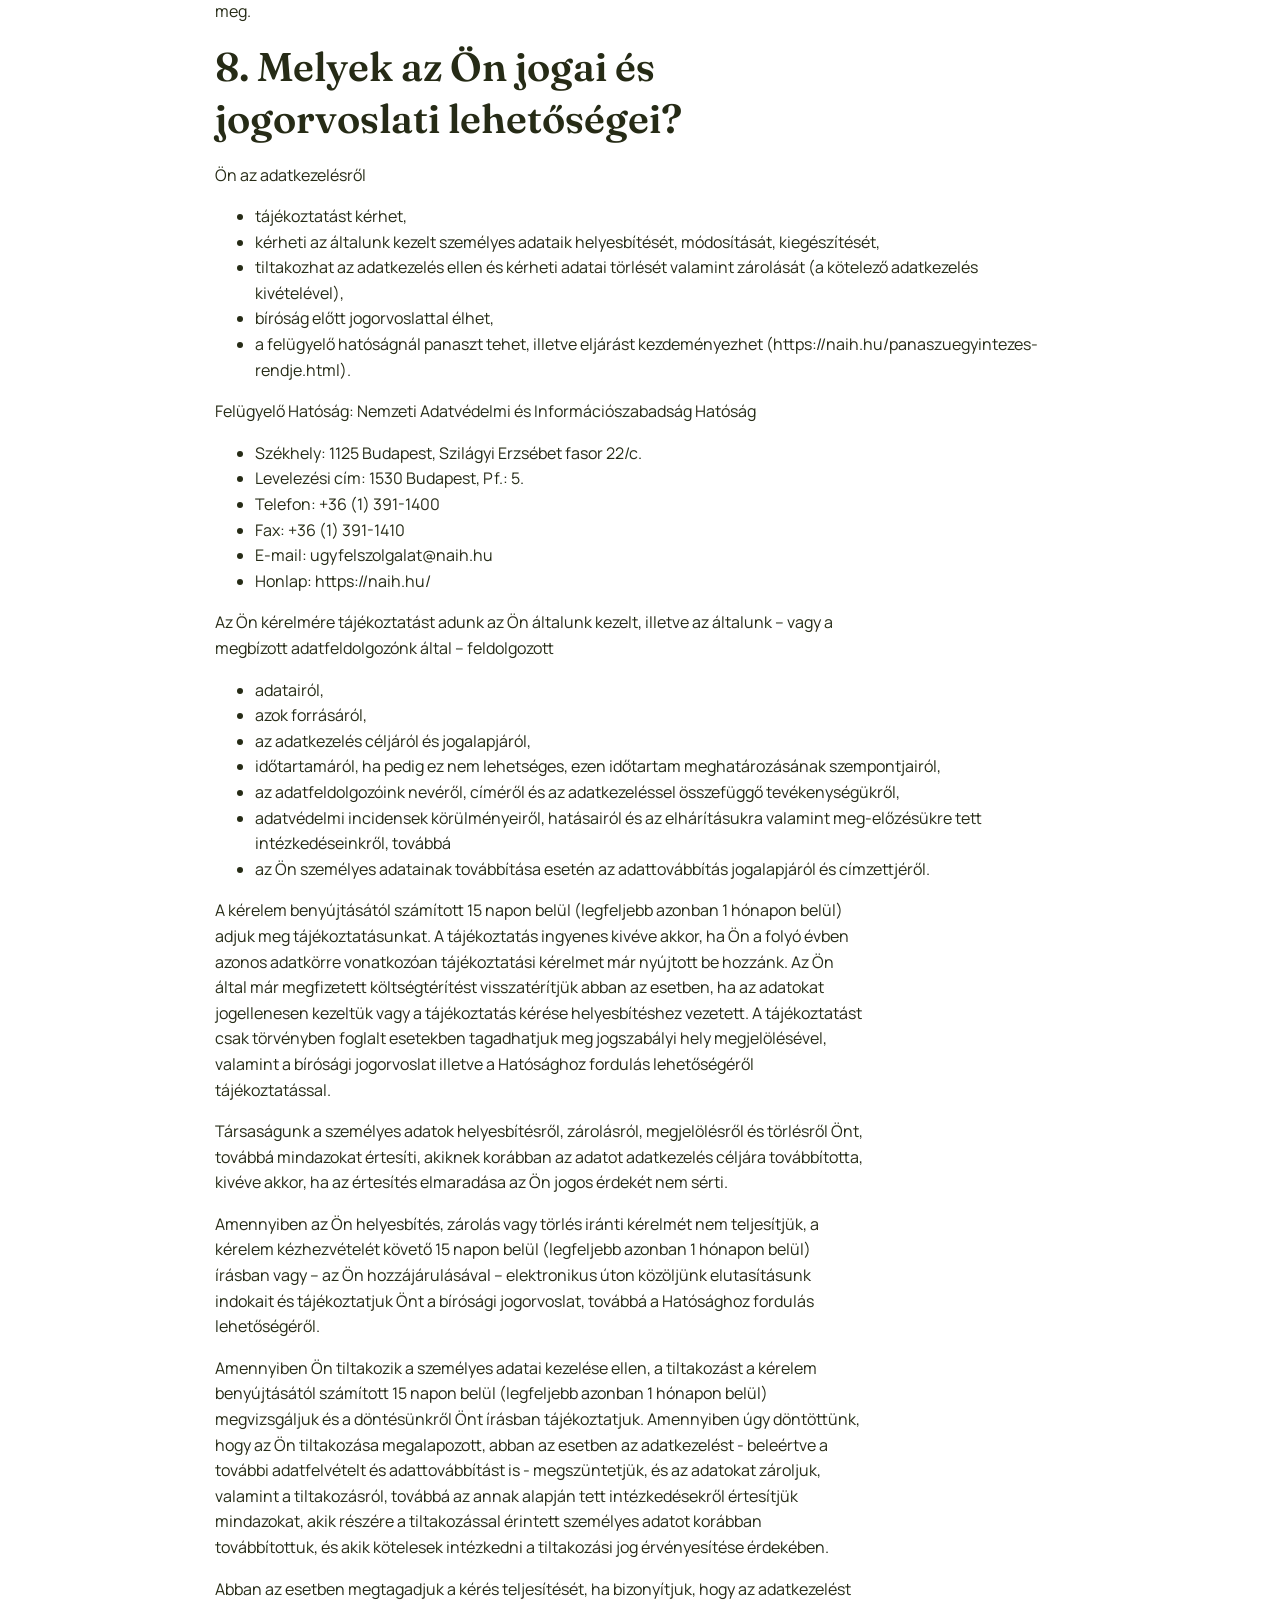
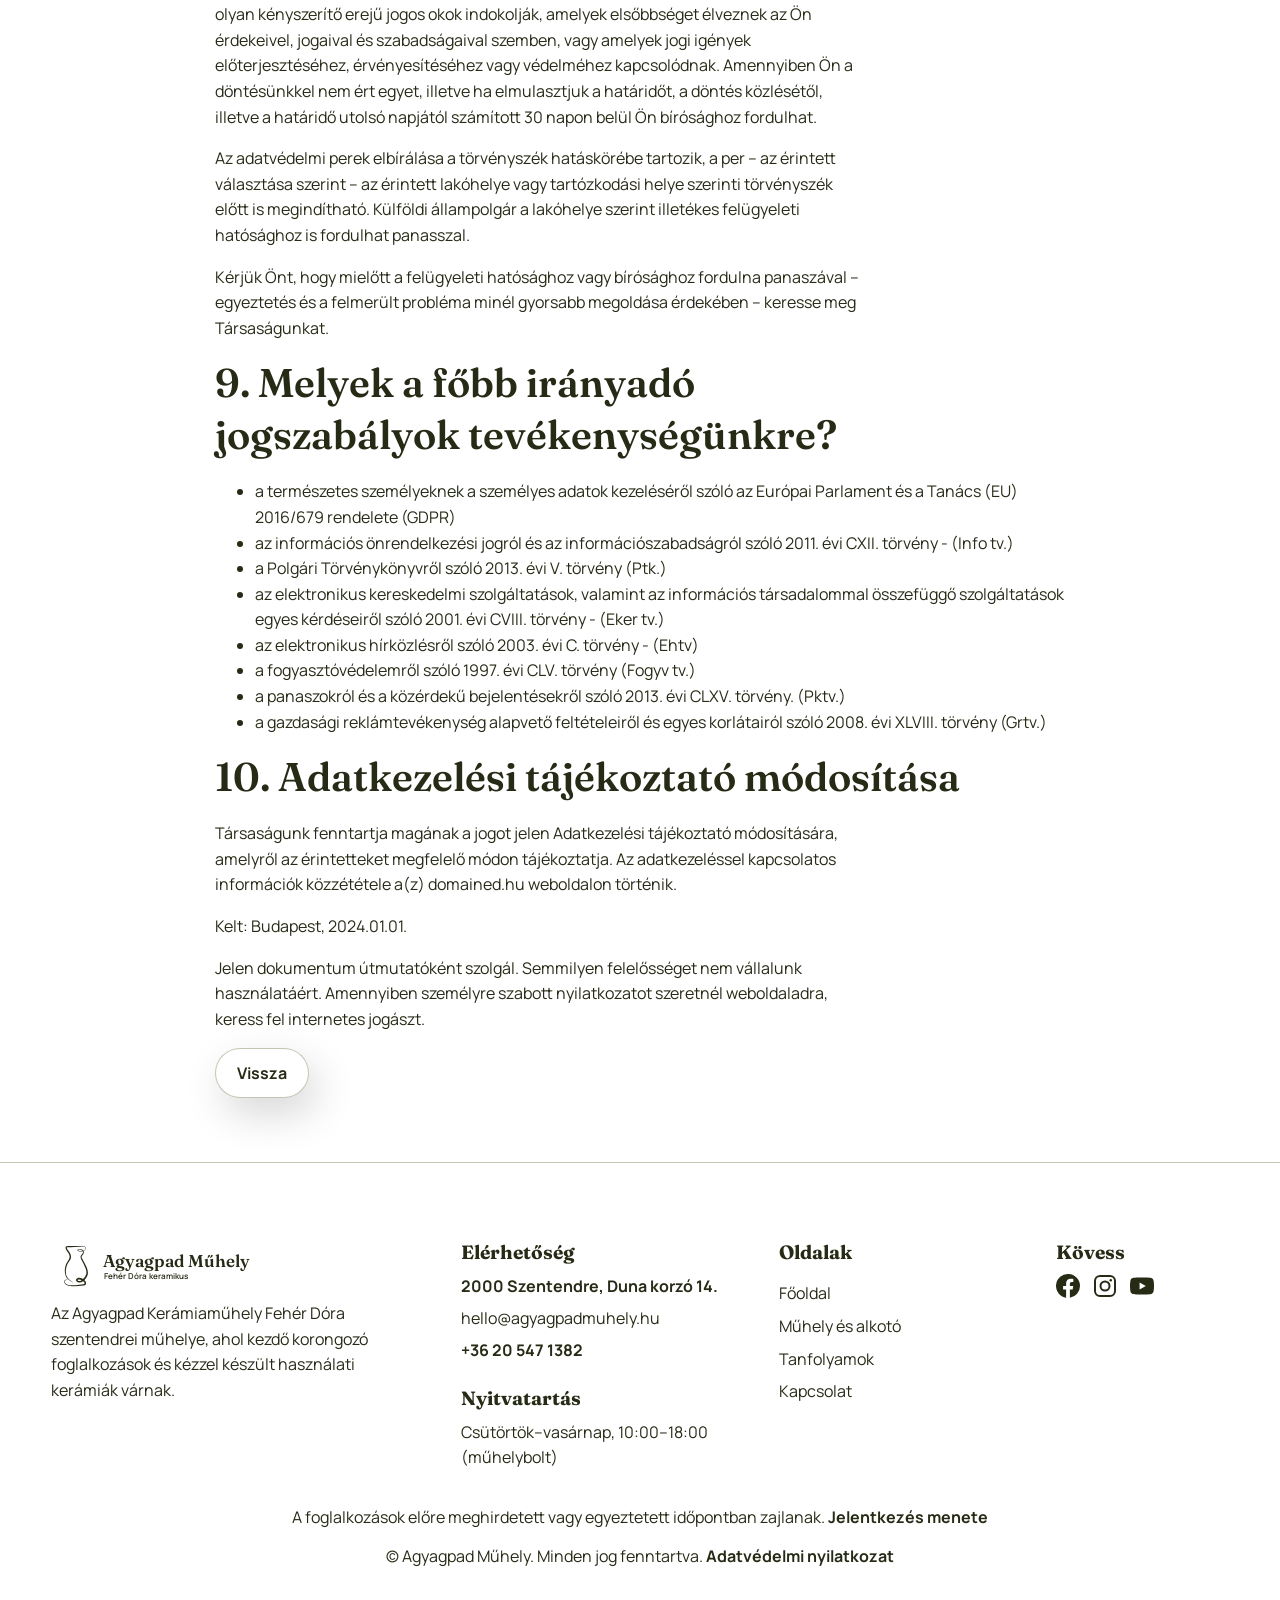
<file: adatkezelesi-tajekoztato.html>
<!doctype html><html lang="hu"><head><meta charset="utf-8"><meta name="viewport" content="width=device-width,initial-scale=1"><title>Adatkezelési tájékoztató | Agyagpad Műhely</title><link rel="icon" href="kepek/favikon.svg"><link rel="stylesheet" href="stilus.css"><meta name="robots" content="noindex"><script src="mobil-menu.js" defer></script></head><body class="contact-page info-page"><header id="fooldal"><div class="wrap head"><a class="brand" href="index.html#fooldal" aria-label="Agyagpad Műhely – főoldal"><svg xmlns="http://www.w3.org/2000/svg" width="455" height="100" viewBox="0 0 455 100" aria-hidden="true" focusable="false">
  <g fill="#262B16">
    <path transform="scale(.1)" d="M433.42,840.3c-20.93-13.55-44.19-27.57-64.8-41.33-16.4-10.66-33-22-45.96-36.93-7.1-8.29-13.66-17.72-19.17-27.16-45.58-78.8-35.15-187.72,1.04-268.42,10.36-23.8,25.8-46.65,39.41-67.73,8.51-13.65,16.7-27.28,21.98-42.38,12.04-38-9.69-76.37-28.88-108.71-14.69-21.44-31.3-41.8-42.27-65.83-8.68-18.41-13.87-43.92,7.97-55.99,3.76-1.88,7.15-3.34,11.03-3.76,9.36-.36,27.99-.86,37.34-1.1,96.34-1.94,192.74-.14,289.05-1.28,15.18.73,31.42,6.96,39.68,20.52,19.95,34.49-7.33,70.92-40.11,83.63-19.3,8.28-41.19,10.47-61.88,7.22-12.8-1.92-25.34-6.16-36.82-12.13-6.26-3.54-12.78-6.69-16.79-13.06-5.2-8.22-.17-16.26,8.62-18.85,17.78-4.58,36.17-6.11,54.48-3.81,13.81,1.83,28.3,6.47,39.71,15.09,15.29,11.02,25.86,30.15,23.53,49.6-1.6,15.8-11.33,30.41-20.49,42.05-25.63,31.81-33.23,45.61-11.14,82.95,4.05,7.07,9.5,16.3,13.01,23.61,15.27,31.25,32.74,61.41,48.87,92.47,24.92,48.2,48.53,99.38,49.28,154.88.12,6.98-.32,14.44-.97,21.4-3.99,31-19.06,59.16-35.76,84.57-29.98,43.96-81.5,95.76-138.92,92.63-16.71-1.21-34.12-7.39-45.98-19.56-12.53-12.37-19.35-32.48-9.64-48.9,5.13-8.99,13.61-14.41,22.33-18.53,49.33-22.16,112.33,12.7,146.91,47.82,10.71,11.34,20.25,23.8,24.43,39.38,3.16,12.47,2.51,25.7-5.21,37-10.01,14.52-28.78,18.76-44.72,20.76-61.08,8.49-122.67,14.2-184.4,14.75-11.78.05-27.93.07-39.71-.32-5.5-.09-11.13-.41-16.65-.56-7.83-.6-15.87-1.22-23.64-2.42-27.03-3.83-53.84-12-76.7-27.52-19.66-12.96-38.67-33.46-41.18-58.44-2.3-26.51,22.82-37.6,44.28-42.89,8.59-2.21,17.24-3.77,25.77-5.52,0,0,.74,2.91.74,2.91-20.5,6.44-63.22,14.32-61.72,41.65,1.2,14.05,9.5,26.47,19.52,36.14,24.64,22.92,58.32,33.27,91.39,36.26,7.27.76,14.81,1.03,22.13,1.24,53.02-.24,106.2-4.16,158.81-10.76,24.97-2.81,52.43-7.53,77.39-11.4,7.2-1.04,14.83-2.67,20.69-5.73,7.26-3.46,7.19-11.05,5.4-17.64-3.05-9.99-10.07-18.18-17.78-26.1-5.58-5.48-11.75-10.69-18.27-15.43-19.2-13.81-41.06-24.98-64.25-28.06-11.45-1.32-22.08-.42-31.89,4.83-2.29,1.43-5.57,2.9-6.16,5.27-.04.27-.05.67.06,1.3.1.62.37,1.44.78,2.37,1.8,4.06,6.49,8.69,10.7,10.72,19.46,9.78,40.2,4.94,60.01-5.82,41.29-23.83,74.73-66.36,93.76-109.84,3.78-9.26,6.7-18.11,7.97-27.57,2.66-22.22.37-44.3-4.97-66.34-3.93-16.25-9.57-32.2-16.01-47.68-21.9-51.92-50.12-100.48-73.66-152.41-8.53-16.32-18.8-33.48-20.09-52.88-1.97-26.75,14.63-45.85,30.71-64.32,9.98-11.84,19.93-24.9,18.61-40.31-1.14-12.63-10.02-24.59-20.87-31.36-22.76-14.09-51.93-13.91-77.64-8.37,0,0,.5-.15.5-.15-1.3.41-2.25.91-2.85,1.42,0-.02.07-.2.06-.31.45,2.02,3.29,4.32,5.27,5.78.83.55,2.71,1.73,3.64,2.28,4.93,3.14,10.43,5.81,15.82,8.03,19.26,7.63,40.85,9.73,61.14,5.37,17.15-3.67,33.96-11.69,45.55-25.07,7.51-8.51,12.73-19.35,12.69-30.73-.37-18.36-10.86-30.89-29.29-34.26-5.85-1.17-11.37-1.05-17.49-.76-55.75,2.03-111.68,3.97-167.32,6.69-49.32,2.32-99.04,5.28-148.29,9,0,0,2.51-.42,2.51-.42-3.92,1.36-6.19,2.64-5.96,7.12.13,5.96,3.1,13.03,5.92,18.9,10.95,22.15,27.95,41.78,42.07,62.2,18.94,30.67,37.25,64.64,36.52,102.35-.21,9.8-1.89,19.7-5.02,29.02-2.21,6.72-5.28,13.09-8.41,19.39-12.68,24.78-30.83,47.76-44.49,71.05-46.21,79.88-65.24,201.27-15.91,283.49,3.1,5.24,6.64,10.38,10.25,15.27,6.32,8.03,13.58,15.24,21.45,21.99,18.08,14.92,42.06,32.12,60.73,46.45,6.81,5.15,13.62,10.3,20.37,15.54,0,0-1.72,2.46-1.72,2.46h0Z"/>
    <text x="103" y="54" font-family="Fraunces, Georgia, serif" font-size="34" font-weight="600">Agyagpad Műhely</text>
    <text x="105" y="77" font-family="Manrope, Arial, sans-serif" font-size="16" font-weight="600">Fehér Dóra keramikus</text>
  </g>
</svg></a><button class="menu-toggle" type="button" aria-label="Menü" aria-expanded="false" aria-controls="site-menu" hidden><span aria-hidden="true"></span></button><nav id="site-menu" aria-label="Főmenü"><a href="index.html#fooldal">Főoldal</a><a href="muhely.html">Műhely és alkotó</a><a href="tanfolyamok.html">Tanfolyamok</a><a class="button " href="kapcsolat.html#jelentkezes">Kapcsolat</a></nav></div></header>
<main><section class="band"><article class="wrap faq">
<h1>Adatkezelési tájékoztató</h1>
<p>amelyben t&#225;j&#233;koztatjuk &#214;nt, mint honlapunk l&#225;togat&#243;j&#225;t, valamint szolg&#225;ltat&#225;saink ig&#233;nybe vevőj&#233;t t&#225;rsas&#225;gunk adatkezel&#233;si &#233;s adatv&#233;delmi szab&#225;lyair&#243;l.</p>
<h2>1. Milyen alapelveket k&#246;vet&#252;nk adatkezel&#233;s&#252;nk sor&#225;n?</h2>
<ul>
<li>T&#225;rsas&#225;gunk az adatkezel&#233;se sor&#225;n al&#225;bbi alapelveket k&#246;veti:</li>
<li>a szem&#233;lyes adatokat jogszerűen &#233;s tisztess&#233;gesen, valamint az &#214;n sz&#225;m&#225;ra &#225;tl&#225;that&#243;an kezelj&#252;k.</li>
<li>a szem&#233;lyes adatokat csak meghat&#225;rozott, egy&#233;rtelmű &#233;s jogszerű c&#233;lb&#243;l gyűjtj&#252;k &#233;s azokat nem kezelj&#252;k a c&#233;lokkal &#246;ssze nem egyeztethető m&#243;don.</li>
<li>az &#225;ltalunk gyűjt&#246;tt &#233;s kezelt szem&#233;lyes adatok az adatkezel&#233;s c&#233;ljai szempontj&#225;b&#243;l megfelelőek &#233;s relev&#225;nsak, valamint csak a sz&#252;ks&#233;gesre korl&#225;toz&#243;dnak.</li>
<li>T&#225;rsas&#225;gunk minden &#233;szszerű int&#233;zked&#233;st megtesz annak &#233;rdek&#233;ben, hogy az &#225;ltalunk kezelt adatok pontosak &#233;s sz&#252;ks&#233;g eset&#233;n naprak&#233;szek legyenek, a pontatlan szem&#233;lyes adatokat halad&#233;ktalanul t&#246;r&#246;lj&#252;k vagy helyesb&#237;tj&#252;k.</li>
<li>a szem&#233;lyes adatokat olyan form&#225;ban t&#225;roljuk, hogy &#214;n csak a szem&#233;lyes adatok kezel&#233;se c&#233;ljainak el&#233;r&#233;s&#233;hez sz&#252;ks&#233;ges ideig legyen azonos&#237;that&#243;.</li>
<li>megfelelő technikai &#233;s szervez&#233;si int&#233;zked&#233;sek alkalmaz&#225;s&#225;val biztos&#237;tjuk a szem&#233;lyes adatok megfelelő biztons&#225;g&#225;t az adatok jogosulatlan vagy jogellenes kezel&#233;s&#233;vel, v&#233;letlen elveszt&#233;s&#233;vel, megsemmis&#237;t&#233;s&#233;vel vagy k&#225;rosod&#225;s&#225;val szemben.</li>
<li>T&#225;rsas&#225;gunk az &#214;n szem&#233;lyes adatait</li>
<li>az &#214;n előzetes t&#225;j&#233;koztat&#225;son alapul&#243; &#233;s &#246;nk&#233;ntes hozz&#225;j&#225;rul&#225;sa alapj&#225;n &#233;s csakis a sz&#252;ks&#233;ges m&#233;rt&#233;kben &#233;s minden esetben c&#233;lhoz k&#246;t&#246;tten kezelj&#252;k, azaz gyűjtj&#252;k, r&#246;gz&#237;tj&#252;k, rendszerezz&#252;k, t&#225;roljuk &#233;s felhaszn&#225;ljuk.</li>
<li>egyes esetekben az &#214;n adatainak kezel&#233;se jogszab&#225;lyi elő&#237;r&#225;sokon alapul &#233;s k&#246;telező jellegű, ilyen esetekben erre a t&#233;nyre k&#252;l&#246;n felh&#237;vjuk az &#214;n figyelm&#233;t.</li>
<li>illetve bizonyos esetekben az &#214;n szem&#233;lyes adatainak kezel&#233;s&#233;hez T&#225;rsas&#225;gunknak, vagy pedig harmadik szem&#233;lynek fűződik jogos &#233;rdeke, p&#233;ld&#225;ul honlapunk műk&#246;dtet&#233;se, fejleszt&#233;se &#233;s biztons&#225;ga.</li>
</ul>
<h2>2. Kik vagyunk?</h2>
<ul>
<li>V&#225;llalkoz&#225;s neve:</li>
<li>Sz&#233;khely:</li>
<li>Weboldal:&#160;www.agyagpadkeramiamuhely.netlify.app</li>
<li>Postac&#237;m:&#160;2000 Szentendre Duna korz&#243; 14.</li>
<li>E-mail c&#237;m:&#160;hello@agyagpadmuhely.hu</li>
<li>Ad&#243;sz&#225;m:&#160;1234567</li>
<li>C&#233;gjegyz&#233;ksz&#225;m: 9876543</li>
</ul>
<p>T&#225;rsas&#225;gunk a GDPR 37. cikke alapj&#225;n nem k&#246;teles adatv&#233;delmi tisztviselő kinevez&#233;s&#233;re.</p>
<p>T&#225;rsas&#225;gunk t&#225;rhely szolg&#225;ltat&#243;ja:</p>
<ul>
<li>T&#225;rhelyszolg&#225;ltat&#243; neve:&#160;Netlify</li>
<li>T&#225;rhelyszolg&#225;ltat&#243; sz&#233;khelye:&#160;San Francisco California USA</li>
<li>T&#225;rhelyszolg&#225;ltat&#243; honlapja:&#160;www.netlify.com</li>
<li>T&#225;rhelyszolg&#225;ltat&#243; email c&#237;me:&#160;info@netlify.com</li>
</ul>
<p>T&#225;rsas&#225;gunk az adatok kezel&#233;se sor&#225;n – &#252;gyfeleink sz&#237;nvonalas kiszolg&#225;l&#225;sa &#233;rdek&#233;ben – az al&#225;bbi adatfeldolgoz&#243;kat veszi ig&#233;nybe:</p>
<ul>
<li>Adatkezelő (1): Feh&#233;r D&#243;ra E.V.</li>
<li>C&#237;m (1): 2000 Szentendre Duna korz&#243; 14.</li>
<li>Felelőss&#233;gi k&#246;r&#246;k (1): &#214;sszes tev&#233;kenys&#233;g</li>
</ul>
<p>Amennyiben az adatfeldolgoz&#243;ink k&#246;r&#233;t m&#243;dos&#237;tjuk, a v&#225;ltoz&#225;sokat &#225;tvezetj&#252;k jelen t&#225;j&#233;koztat&#243;nkban.</p>
<p>Az &#225;ltalunk kezelt adatok:</p>
<p>A weboldalunk l&#225;togat&#243;inkt&#243;l csak akkor k&#233;rj&#252;k szem&#233;lyes adataikat, ha regisztr&#225;lni, bejelentkezni szeretn&#233;nek, illetve nyerem&#233;nyj&#225;t&#233;kban r&#233;szt venni.</p>
<p>A regisztr&#225;ci&#243; illetve marketing szolg&#225;ltat&#225;saink ig&#233;nybev&#233;tele kapcs&#225;n megadott szem&#233;lyes adatokat nem kapcsolhatjuk &#246;ssze &#233;s a l&#225;togat&#243;ink beazonos&#237;t&#225;sa alapvetően nem c&#233;lunk.</p>
<p>Az adatkezel&#233;ssel kapcsolatos k&#233;rd&#233;seivel &#214;n a(z) email@domained.hu e-mail, illetve postac&#237;men k&#233;rhet tov&#225;bbi t&#225;j&#233;koztat&#225;st, v&#225;laszunkat 15 napon bel&#252;l (legfeljebb azonban 1 h&#243;napon bel&#252;l) megk&#252;ldj&#252;k &#214;nnek az &#214;n &#225;ltal megadott el&#233;rhetős&#233;gre.</p>
<h2>3. Mik azok a s&#252;tik &#233;s hogyan kezelj&#252;k őket?</h2>
<p>A s&#252;tik (cookie-k) olyan kism&#233;retű adatf&#225;jlok (tov&#225;bbiakban: s&#252;tik), amelyek a weboldalon kereszt&#252;l a weboldal haszn&#225;lat&#225;val ker&#252;lnek az &#214;n sz&#225;m&#237;t&#243;g&#233;p&#233;re &#250;gy, hogy azokat az &#214;n internetes b&#246;ng&#233;szője menti le &#233;s t&#225;rolja el. A leggyakrabban haszn&#225;lt internetes b&#246;ng&#233;szők (Chrome, Firefox, stb.) t&#246;bbs&#233;ge alapbe&#225;ll&#237;t&#225;sk&#233;nt elfogadja &#233;s enged&#233;lyezi a s&#252;tik let&#246;lt&#233;s&#233;t &#233;s haszn&#225;lat&#225;t, az viszont m&#225;r &#214;ntől f&#252;gg, hogy a b&#246;ng&#233;sző be&#225;ll&#237;t&#225;sainak m&#243;dos&#237;t&#225;s&#225;val ezeket visszautas&#237;tja vagy letiltja, illetve &#214;n a m&#225;r a sz&#225;m&#237;t&#243;g&#233;pen l&#233;vő elt&#225;rolt s&#252;tiket is tudja t&#246;r&#246;lni.&#160; A s&#252;tik haszn&#225;lat&#225;r&#243;l az egyes b&#246;ng&#233;szők „s&#250;g&#243;” men&#252;pontja ny&#250;jt bővebb t&#225;j&#233;kozta-t&#225;st.</p>
<p>Vannak olyan s&#252;tik, amelyek nem ig&#233;nylik az &#214;n előzetes hozz&#225;j&#225;rul&#225;s&#225;t. Ezekről weblapunk az &#214;n első l&#225;togat&#225;s&#225;nak megkezd&#233;sekor ad r&#246;vid t&#225;j&#233;koztat&#225;st, ilyenek p&#233;ld&#225;ul a hiteles&#237;t&#233;si, multim&#233;dia-lej&#225;tsz&#243;, terhel&#233;skiegyenl&#237;tő, a felhaszn&#225;l&#243;i fel&#252;let testreszab&#225;s&#225;t seg&#237;tő munkamenet-s&#252;tik, valamint a felhaszn&#225;l&#243;-k&#246;zpont&#250; biztons&#225;gi s&#252;tik.</p>
<p>A hozz&#225;j&#225;rul&#225;st ig&#233;nylő s&#252;tikről – amennyiben az adatkezel&#233;s m&#225;r az oldal felkeres&#233;s&#233;vel megkezdődik – a T&#225;rsas&#225;gunk az első l&#225;togat&#225;s megkezd&#233;sekor t&#225;j&#233;koztatja &#214;nt &#233;s k&#233;rj&#252;k az &#214;n hozz&#225;j&#225;rul&#225;s&#225;t.</p>
<p>T&#225;rsas&#225;gunk nem alkalmaz &#233;s nem is enged&#233;lyez olyan s&#252;tiket, amelyek seg&#237;ts&#233;g&#233;vel harmadik szem&#233;lyek az &#214;n hozz&#225;j&#225;rul&#225;sa n&#233;lk&#252;l adatot gyűjthetnek.</p>
<p>A s&#252;tik elfogad&#225;sa nem k&#246;telező, a T&#225;rsas&#225;gunk azonban nem v&#225;llal az&#233;rt felelőss&#233;get, ha s&#252;tik enged&#233;lyez&#233;se hi&#225;ny&#225;ban a weblapunk esetleg nem az elv&#225;rt m&#243;don műk&#246;dik.</p>
<p>Milyen s&#252;tiket alkalmazunk?</p>
<p>N&#233;v: _ga</p>
<p>Szolg&#225;ltat&#243;: domained.hu</p>
<p>C&#233;l: Regisztr&#225;lja az egyedi azonos&#237;t&#243;t, amely statisztikai adatokat gener&#225;l arra n&#233;zve, hogy a l&#225;togat&#243; hogyan haszn&#225;lja a webhelyet.</p>
<p>Lej&#225;rat: 2 &#233;v</p>
<p>T&#237;pus: HTTP</p>
<p>N&#233;v: _gat</p>
<p>Szolg&#225;ltat&#243;: domained.hu</p>
<p>C&#233;l: A Google Analytics &#225;ltal haszn&#225;lt thottle request szerinti ar&#225;nyt t&#225;rolja.</p>
<p>Lej&#225;rat: Munkamenet</p>
<p>T&#237;pus: HTTP</p>
<p>N&#233;v: _gid</p>
<p>Szolg&#225;ltat&#243;: domained.hu</p>
<p>C&#233;l: Regisztr&#225;lja az egyedi azonos&#237;t&#243;t, amely statisztikai adatokat gener&#225;l arra n&#233;zve, hogy a l&#225;togat&#243; hogyan haszn&#225;lja a webhelyet.</p>
<p>Lej&#225;rat: Munkamenet</p>
<p>T&#237;pus: HTTP</p>
<p>N&#233;v: _fbp</p>
<p>Szolg&#225;ltat&#243;: domained.hu</p>
<p>C&#233;l: A Facebook haszn&#225;lja, hogy hirdet&#233;si term&#233;keket ny&#250;jtson egy harmadik f&#233;l sz&#225;m&#225;ra (pl. val&#243;s idejű hirdet&#233;sek)</p>
<p>Lej&#225;rat: 3 h&#243;nap</p>
<p>T&#237;pus: HTTP</p>
<p>N&#233;v: fr</p>
<p>Szolg&#225;ltat&#243;: facebook.com</p>
<p>C&#233;l: A Facebook ezen s&#252;ti seg&#237;ts&#233;g&#233;vel egy sor hirdet&#233;si term&#233;ket k&#237;n&#225;l (p&#233;ld&#225;ul val&#243;s idejű aj&#225;nlatt&#233;tel harmadik f&#233;ltől sz&#225;rmaz&#243; hirdetőktől)</p>
<p>Lej&#225;rat: 3 h&#243;nap</p>
<p>T&#237;pus: HTTP</p>
<p>A harmadik f&#233;ltől sz&#225;rmaz&#243; s&#252;tiről (third party cookie) r&#233;szletesen ezen az oldalon olvashat.</p>
<h2>4. Mit kell tudni m&#233;g a honlapunkkal kapcsolatos adatkezel&#233;s&#252;nkről</h2>
<p>A szem&#233;lyes adatokat &#214;n &#246;nk&#233;ntesen bocs&#225;tja rendelkez&#233;s&#252;nkre a regisztr&#225;ci&#243; illetve a T&#225;rsas&#225;gunkkal kapcsolattart&#225;sa sor&#225;n, &#233;ppen ez&#233;rt k&#233;rj&#252;k, hogy adatai k&#246;zl&#233;sekor fokozottan &#252;gyeljen azok val&#243;dis&#225;g&#225;ra, helyess&#233;g&#233;re &#233;s pontoss&#225;g&#225;ra, mert ezek&#233;rt &#214;n felelős. A helytelen, pontatlan vagy hi&#225;nyos adat akad&#225;lya lehet a szolg&#225;ltat&#225;saink ig&#233;nybev&#233;tel&#233;nek.</p>
<p>Amennyiben &#214;n nem a saj&#225;t, hanem m&#225;s szem&#233;ly szem&#233;lyes adatait adja meg, &#250;gy v&#233;lelmezz&#252;k, hogy &#214;n az ehhez sz&#252;ks&#233;ges felhatalmaz&#225;ssal rendelkezik.</p>
<p>&#214;n az adatkezel&#233;shez adott hozz&#225;j&#225;rul&#225;s&#225;t b&#225;rmikor ingyenesen visszavonhatja</p>
<ul>
<li>a regisztr&#225;ci&#243; t&#246;rl&#233;s&#233;vel,</li>
<li>az adatkezel&#233;shez hozz&#225;j&#225;rul&#225;s visszavon&#225;s&#225;val, illetve</li>
<li>a regisztr&#225;ci&#243; sor&#225;n felt&#233;tlen kit&#246;ltendő b&#225;rmely adat kezel&#233;s&#233;hez vagy felhaszn&#225;l&#225;s&#225;hoz val&#243; hozz&#225;j&#225;rul&#225;s visszavon&#225;s&#225;val vagy z&#225;rol&#225;s&#225;nak k&#233;r&#233;s&#233;vel.</li>
</ul>
<p>A hozz&#225;j&#225;rul&#225;s visszavon&#225;s&#225;nak regisztr&#225;l&#225;s&#225;t – technikai okokb&#243;l 30 napos hat&#225;ridővel v&#225;llaljuk, azonban felh&#237;vjuk a figyelm&#233;t arra, hogy jogi k&#246;telezetts&#233;g&#252;nk teljes&#237;t&#233;se vagy jogos &#233;rdekeink &#233;rv&#233;nyes&#237;t&#233;se c&#233;lj&#225;b&#243;l bizonyos adatokat a hozz&#225;j&#225;rul&#225;s visszavon&#225;sa ut&#225;n is kezelhet&#252;nk.</p>
<p>Megt&#233;vesztő szem&#233;lyes adat haszn&#225;lata eset&#233;n, illetve ha valamelyik l&#225;togat&#243;ink bűncselekm&#233;nyt k&#246;vet el vagy T&#225;rsas&#225;gunk rendszer&#233;t t&#225;madja, az adott l&#225;togat&#243; regisztr&#225;ci&#243;j&#225;nak megsz&#252;ntet&#233;s&#233;vel egyidejűleg adatait halad&#233;ktalanul t&#246;r&#246;lj&#252;k, illetve – sz&#252;ks&#233;g eset&#233;n – megőrizz&#252;k azokat a polg&#225;ri jogi felelőss&#233;g meg&#225;llap&#237;t&#225;s&#225;nak vagy b&#252;ntetőelj&#225;r&#225;s lefolytat&#225;s&#225;nak időtartama alatt.</p>
<h2>5. Mit kell tudni direkt marketing &#233;s h&#237;rlev&#233;l c&#233;l&#250; adatkezel&#233;s&#252;nkről?</h2>
<p>&#214;n a regisztr&#225;ci&#243; sor&#225;n tett nyilatkozat&#225;val vagy k&#233;sőbb, h&#237;rlev&#233;l &#233;s/vagy direkt marketing regisztr&#225;ci&#243; fel&#252;let&#233;n t&#225;rolt szem&#233;lyes adatainak m&#243;dos&#237;t&#225;s&#225;val (azaz hozz&#225;j&#225;rul&#225;si sz&#225;nd&#233;ka egy&#233;rtelmű kinyilv&#225;n&#237;t&#225;s&#225;val) hozz&#225;j&#225;rul&#225;s&#225;t adhatja ahhoz, hogy az &#214;n szem&#233;lyes adatait marketing c&#233;lokra is felhaszn&#225;lhassuk. Ebben az esetben – a hozz&#225;j&#225;rul&#225;s visszavon&#225;s&#225;ig – az &#214;n adatait direkt marketing &#233;s/vagy h&#237;rlev&#233;l k&#252;ld&#233;s c&#233;lj&#225;b&#243;l is kezelj&#252;k &#233;s az &#214;n r&#233;sz&#233;re rekl&#225;m- &#233;s egy&#233;b k&#252;ldem&#233;nyeket, valamint t&#225;j&#233;koztat&#243;kat &#233;s aj&#225;nlatokat k&#252;ld&#252;nk &#233;s/vagy h&#237;rlevelet tov&#225;bb&#237;tunk (Grtv. 6. &#167;).</p>
<p>&#214;n a hozz&#225;j&#225;rul&#225;s&#225;t a direkt marketing &#233;s a h&#237;rlev&#233;l tekintet&#233;ben egy&#252;ttesen vagy k&#252;l&#246;n-k&#252;l&#246;n is megadhatja illetve azt/azokat ingyenesen &#233;s b&#225;rmikor visszavonhatja.</p>
<p>A regisztr&#225;ci&#243; t&#246;rl&#233;s&#233;t minden esetben a hozz&#225;j&#225;rul&#225;s visszavon&#225;s&#225;nak tekintj&#252;k. A direkt marketing &#233;s/vagy h&#237;rlev&#233;l c&#233;l&#250; adatkezel&#233;shez hozz&#225;j&#225;rul&#225;s visszavon&#225;s&#225;t nem &#233;rtelmezz&#252;k egy&#250;ttal a honlapunkkal kapcsolatos adatkezel&#233;si hozz&#225;j&#225;rul&#225;s visszavon&#225;s&#225;nak. Ez hogy van? Mit &#233;s milyen alapon őrz&#252;nk meg, ha a h&#237;rlev&#233;l hozz&#225;j&#225;rul&#225;st visszavonta? A hozz&#225;j&#225;rul&#225;sok eset&#233;ben minden hozz&#225;j&#225;rul&#225;s egy adott c&#233;lra sz&#243;l, &#237;gy a holnapon regisztr&#225;l&#225;s &#233;s a h&#237;rlev&#233;lre jelentkez&#233;s k&#233;t k&#252;l&#246;n c&#233;l, k&#233;t k&#252;l&#246;n adatb&#225;zis, a kettő nem f&#252;gghet &#246;ssze.</p>
<p>Az egyes hozz&#225;j&#225;rul&#225;sok visszavon&#225;s&#225;nak illetve lemond&#225;snak a regisztr&#225;l&#225;s&#225;t – technikai okokb&#243;l 15 napos hat&#225;ridővel v&#225;llaljuk.</p>
<h2>6. Mit kell tudni a nyerem&#233;nyj&#225;t&#233;kokr&#243;l?</h2>
<p>T&#225;rsas&#225;gunk kamp&#225;nyjelleggel szervezhet nyerem&#233;nyj&#225;t&#233;kokat, melyek eseti felt&#233;teleit k&#252;l&#246;n szab&#225;lyzat tartalmazza. Az aktu&#225;lis akci&#243; szab&#225;lyzata minden esetben megtal&#225;lhat&#243; a honlapunk nyit&#243; oldal&#225;n, k&#246;zponti helyen elhelyezett linken.</p>
<h2>7. Egy&#233;b adatkezel&#233;si k&#233;rd&#233;sek</h2>
<p>Az &#214;n adatait csak jogszab&#225;lyban meghat&#225;rozott keretek k&#246;z&#246;tt tov&#225;bb&#237;thatjuk, adatfeldolgoz&#243;ink eset&#233;ben pedig szerződ&#233;ses felt&#233;telek kik&#246;t&#233;s&#233;vel biztos&#237;tjuk, hogy ne haszn&#225;lhass&#225;k az &#214;n hozz&#225;j&#225;rul&#225;s&#225;val ellent&#233;tes c&#233;lokra az &#214;n szem&#233;lyes adatait. Tov&#225;bbi inform&#225;ci&#243; a 2. pontban tal&#225;lhat&#243;.</p>
<p>T&#225;rsas&#225;gunk k&#252;lf&#246;ldre nem tov&#225;bb&#237;t adatokat.</p>
<p>A b&#237;r&#243;s&#225;g, az &#252;gy&#233;szs&#233;g &#233;s m&#225;s hat&#243;s&#225;gok (pl. rendőrs&#233;g, ad&#243;hivatal, Nemzeti Adatv&#233;delmi &#233;s Inform&#225;ci&#243;szabads&#225;g Hat&#243;s&#225;g) t&#225;j&#233;koztat&#225;s ad&#225;sa, adatok k&#246;zl&#233;se vagy iratok rendelkez&#233;sre bocs&#225;t&#225;sa miatt megkereshetik T&#225;rsas&#225;gunkat. Ezekben az esetekben adatszolg&#225;ltat&#225;si k&#246;telezetts&#233;g&#252;nket teljes&#237;ten&#252;nk kell, de csak a megkeres&#233;s c&#233;lj&#225;nak megval&#243;s&#237;t&#225;s&#225;hoz elengedhetetlen&#252;l sz&#252;ks&#233;ges m&#233;rt&#233;kben.</p>
<p>T&#225;rsas&#225;gunk adatkezel&#233;s&#233;ben &#233;s/vagy adatfeldolgoz&#225;s&#225;ban r&#233;szt vevő k&#246;zreműk&#246;dői &#233;s munkav&#225;llal&#243;i előre meghat&#225;rozott m&#233;rt&#233;kben – titoktart&#225;si k&#246;telezetts&#233;g terhe mellett – jogosultak az &#214;n szem&#233;lyes adatait megismerni.</p>
<p>Az &#214;n szem&#233;lyes adatait megfelelő technikai &#233;s egy&#233;b int&#233;zked&#233;sekkel v&#233;dj&#252;k, valamint biztos&#237;tjuk az adatok biztons&#225;g&#225;t, rendelkez&#233;sre &#225;ll&#225;s&#225;t, tov&#225;bb&#225; &#243;vjuk azokat a jogosulatlan hozz&#225;f&#233;r&#233;stől, megv&#225;ltoztat&#225;st&#243;l, s&#233;r&#252;l&#233;sektől illetve nyilv&#225;noss&#225;gra hozatalt&#243;l &#233;s b&#225;rmilyen egy&#233;b jogosulatlan felhaszn&#225;l&#225;st&#243;l.</p>
<p>Szervezeti int&#233;zked&#233;sek keret&#233;ben &#233;p&#252;leteinkben ellenőrizz&#252;k a fizikai hozz&#225;f&#233;r&#233;st, munkav&#225;llal&#243;inkat folyamatosan oktatjuk &#233;s a pap&#237;r alap&#250; dokumentumokat megfelelő v&#233;delemmel elz&#225;rva tartjuk. A technikai int&#233;zked&#233;sek keret&#233;ben titkos&#237;t&#225;st, jelsz&#243;v&#233;delmet &#233;s v&#237;rusirt&#243; szoftvereket haszn&#225;lunk. Felh&#237;vjuk azonban a figyelm&#233;t arra, hogy az interneten kereszt&#252;li adattov&#225;bb&#237;t&#225;s nem tekinthető teljes k&#246;rűen biztons&#225;gos adattov&#225;bb&#237;t&#225;snak. T&#225;rsas&#225;gunk mindent megtesz annak &#233;rdek&#233;ben, hogy a folyamatokat min&#233;l biztons&#225;gosabb&#225; tegy&#252;k, a weblapunkon kereszt&#252;l t&#246;rt&#233;nő adattov&#225;bb&#237;t&#225;s&#233;rt azonban nem tudunk teljes felelőss&#233;get v&#225;llalni, &#225;m a T&#225;rsas&#225;gunkhoz be&#233;rkezett adatok tekintet&#233;ben szigor&#250; elő&#237;r&#225;sokat tartunk be az &#214;n adatainak biztons&#225;ga &#233;s a jogellenes hozz&#225;f&#233;r&#233;s megakad&#225;lyoz&#225;sa &#233;rdek&#233;ben.</p>
<p>A biztons&#225;gi k&#233;rd&#233;sekkel kapcsolatban k&#233;rj&#252;k az &#214;n seg&#237;ts&#233;g&#233;t abban, hogy gondosan őrizze meg honlapunkhoz megl&#233;vő hozz&#225;f&#233;r&#233;si jelszav&#225;t &#233;s ezt a jelsz&#243;t senkivel se ossza meg.</p>
<h2>8. Melyek az &#214;n jogai &#233;s jogorvoslati lehetős&#233;gei?</h2>
<p>&#214;n az adatkezel&#233;sről</p>
<ul>
<li>t&#225;j&#233;koztat&#225;st k&#233;rhet,</li>
<li>k&#233;rheti az &#225;ltalunk kezelt szem&#233;lyes adataik helyesb&#237;t&#233;s&#233;t, m&#243;dos&#237;t&#225;s&#225;t, kieg&#233;sz&#237;t&#233;s&#233;t,</li>
<li>tiltakozhat az adatkezel&#233;s ellen &#233;s k&#233;rheti adatai t&#246;rl&#233;s&#233;t valamint z&#225;rol&#225;s&#225;t (a k&#246;telező adatkezel&#233;s kiv&#233;tel&#233;vel),</li>
<li>b&#237;r&#243;s&#225;g előtt jogorvoslattal &#233;lhet,</li>
<li>a fel&#252;gyelő hat&#243;s&#225;gn&#225;l panaszt tehet, illetve elj&#225;r&#225;st kezdem&#233;nyezhet (https://naih.hu/panaszuegyintezes-rendje.html).</li>
</ul>
<p>Fel&#252;gyelő Hat&#243;s&#225;g: Nemzeti Adatv&#233;delmi &#233;s Inform&#225;ci&#243;szabads&#225;g Hat&#243;s&#225;g</p>
<ul>
<li>Sz&#233;khely: 1125 Budapest, Szil&#225;gyi Erzs&#233;bet fasor 22/c.</li>
<li>Levelez&#233;si c&#237;m: 1530 Budapest, Pf.: 5.</li>
<li>Telefon: +36 (1) 391-1400</li>
<li>Fax: +36 (1) 391-1410</li>
<li>E-mail: ugyfelszolgalat@naih.hu</li>
<li>Honlap: https://naih.hu/</li>
</ul>
<p>Az &#214;n k&#233;relm&#233;re t&#225;j&#233;koztat&#225;st adunk az &#214;n &#225;ltalunk kezelt, illetve az &#225;ltalunk – vagy a megb&#237;zott adatfeldolgoz&#243;nk &#225;ltal – feldolgozott</p>
<ul>
<li>adatair&#243;l,</li>
<li>azok forr&#225;s&#225;r&#243;l,</li>
<li>az adatkezel&#233;s c&#233;lj&#225;r&#243;l &#233;s jogalapj&#225;r&#243;l,</li>
<li>időtartam&#225;r&#243;l, ha pedig ez nem lehets&#233;ges, ezen időtartam meghat&#225;roz&#225;s&#225;nak szempontjair&#243;l,</li>
<li>az adatfeldolgoz&#243;ink nev&#233;ről, c&#237;m&#233;ről &#233;s az adatkezel&#233;ssel &#246;sszef&#252;ggő tev&#233;kenys&#233;g&#252;kről,</li>
<li>adatv&#233;delmi incidensek k&#246;r&#252;lm&#233;nyeiről, hat&#225;sair&#243;l &#233;s az elh&#225;r&#237;t&#225;sukra valamint meg-előz&#233;s&#252;kre tett int&#233;zked&#233;seinkről, tov&#225;bb&#225;</li>
<li>az &#214;n szem&#233;lyes adatainak tov&#225;bb&#237;t&#225;sa eset&#233;n az adattov&#225;bb&#237;t&#225;s jogalapj&#225;r&#243;l &#233;s c&#237;mzettj&#233;ről.</li>
</ul>
<p>A k&#233;relem beny&#250;jt&#225;s&#225;t&#243;l sz&#225;m&#237;tott 15 napon bel&#252;l (legfeljebb azonban 1 h&#243;napon bel&#252;l) adjuk meg t&#225;j&#233;koztat&#225;sunkat. A t&#225;j&#233;koztat&#225;s ingyenes kiv&#233;ve akkor, ha &#214;n a foly&#243; &#233;vben azonos adatk&#246;rre vonatkoz&#243;an t&#225;j&#233;koztat&#225;si k&#233;relmet m&#225;r ny&#250;jtott be hozz&#225;nk. Az &#214;n &#225;ltal m&#225;r megfizetett k&#246;lts&#233;gt&#233;r&#237;t&#233;st visszat&#233;r&#237;tj&#252;k abban az esetben, ha az adatokat jogellenesen kezelt&#252;k vagy a t&#225;j&#233;koztat&#225;s k&#233;r&#233;se helyesb&#237;t&#233;shez vezetett. A t&#225;j&#233;koztat&#225;st csak t&#246;rv&#233;nyben foglalt esetekben tagadhatjuk meg jogszab&#225;lyi hely megjel&#246;l&#233;s&#233;vel, valamint a b&#237;r&#243;s&#225;gi jogorvoslat illetve a Hat&#243;s&#225;ghoz fordul&#225;s lehetős&#233;g&#233;ről t&#225;j&#233;koztat&#225;ssal.</p>
<p>T&#225;rsas&#225;gunk a szem&#233;lyes adatok helyesb&#237;t&#233;sről, z&#225;rol&#225;sr&#243;l, megjel&#246;l&#233;sről &#233;s t&#246;rl&#233;sről &#214;nt, tov&#225;bb&#225; mindazokat &#233;rtes&#237;ti, akiknek kor&#225;bban az adatot adatkezel&#233;s c&#233;lj&#225;ra tov&#225;bb&#237;totta, kiv&#233;ve akkor, ha az &#233;rtes&#237;t&#233;s elmarad&#225;sa az &#214;n jogos &#233;rdek&#233;t nem s&#233;rti.</p>
<p>Amennyiben az &#214;n helyesb&#237;t&#233;s, z&#225;rol&#225;s vagy t&#246;rl&#233;s ir&#225;nti k&#233;relm&#233;t nem teljes&#237;tj&#252;k, a k&#233;relem k&#233;zhezv&#233;tel&#233;t k&#246;vető 15 napon bel&#252;l (legfeljebb azonban 1 h&#243;napon bel&#252;l) &#237;r&#225;sban vagy – az &#214;n hozz&#225;j&#225;rul&#225;s&#225;val – elektronikus &#250;ton k&#246;z&#246;lj&#252;nk elutas&#237;t&#225;sunk indokait &#233;s t&#225;j&#233;koztatjuk &#214;nt a b&#237;r&#243;s&#225;gi jogorvoslat, tov&#225;bb&#225; a Hat&#243;s&#225;ghoz fordul&#225;s lehetős&#233;g&#233;ről.</p>
<p>Amennyiben &#214;n tiltakozik a szem&#233;lyes adatai kezel&#233;se ellen, a tiltakoz&#225;st a k&#233;relem beny&#250;jt&#225;s&#225;t&#243;l sz&#225;m&#237;tott 15 napon bel&#252;l (legfeljebb azonban 1 h&#243;napon bel&#252;l) megvizsg&#225;ljuk &#233;s a d&#246;nt&#233;s&#252;nkről &#214;nt &#237;r&#225;sban t&#225;j&#233;koztatjuk. Amennyiben &#250;gy d&#246;nt&#246;tt&#252;nk, hogy az &#214;n tiltakoz&#225;sa megalapozott, abban az esetben az adatkezel&#233;st - bele&#233;rtve a tov&#225;bbi adatfelv&#233;telt &#233;s adattov&#225;bb&#237;t&#225;st is - megsz&#252;ntetj&#252;k, &#233;s az adatokat z&#225;roljuk, valamint a tiltakoz&#225;sr&#243;l, tov&#225;bb&#225; az annak alapj&#225;n tett int&#233;zked&#233;sekről &#233;rtes&#237;tj&#252;k mindazokat, akik r&#233;sz&#233;re a tiltakoz&#225;ssal &#233;rintett szem&#233;lyes adatot kor&#225;bban tov&#225;bb&#237;tottuk, &#233;s akik k&#246;telesek int&#233;zkedni a tiltakoz&#225;si jog &#233;rv&#233;nyes&#237;t&#233;se &#233;rdek&#233;ben.</p>
<p>Abban az esetben megtagadjuk a k&#233;r&#233;s teljes&#237;t&#233;s&#233;t, ha bizony&#237;tjuk, hogy az adatkezel&#233;st olyan k&#233;nyszer&#237;tő erejű jogos okok indokolj&#225;k, amelyek elsőbbs&#233;get &#233;lveznek az &#214;n &#233;rdekeivel, jogaival &#233;s szabads&#225;gaival szemben, vagy amelyek jogi ig&#233;nyek előterjeszt&#233;s&#233;hez, &#233;rv&#233;nyes&#237;t&#233;s&#233;hez vagy v&#233;delm&#233;hez kapcsol&#243;dnak. Amennyiben &#214;n a d&#246;nt&#233;s&#252;nkkel nem &#233;rt egyet, illetve ha elmulasztjuk a hat&#225;ridőt, a d&#246;nt&#233;s k&#246;zl&#233;s&#233;től, illetve a hat&#225;ridő utols&#243; napj&#225;t&#243;l sz&#225;m&#237;tott 30 napon bel&#252;l &#214;n b&#237;r&#243;s&#225;ghoz fordulhat.</p>
<p>Az adatv&#233;delmi perek elb&#237;r&#225;l&#225;sa a t&#246;rv&#233;nysz&#233;k hat&#225;sk&#246;r&#233;be tartozik, a per – az &#233;rintett v&#225;laszt&#225;sa szerint – az &#233;rintett lak&#243;helye vagy tart&#243;zkod&#225;si helye szerinti t&#246;rv&#233;nysz&#233;k előtt is megind&#237;that&#243;. K&#252;lf&#246;ldi &#225;llampolg&#225;r a lak&#243;helye szerint illet&#233;kes fel&#252;gyeleti hat&#243;s&#225;ghoz is fordulhat panasszal.</p>
<p>K&#233;rj&#252;k &#214;nt, hogy mielőtt a fel&#252;gyeleti hat&#243;s&#225;ghoz vagy b&#237;r&#243;s&#225;ghoz fordulna panasz&#225;val – egyeztet&#233;s &#233;s a felmer&#252;lt probl&#233;ma min&#233;l gyorsabb megold&#225;sa &#233;rdek&#233;ben – keresse meg T&#225;rsas&#225;gunkat.</p>
<h2>9. Melyek a főbb ir&#225;nyad&#243; jogszab&#225;lyok tev&#233;kenys&#233;g&#252;nkre?</h2>
<ul>
<li>a term&#233;szetes szem&#233;lyeknek a szem&#233;lyes adatok kezel&#233;s&#233;ről sz&#243;l&#243; az Eur&#243;pai Parlament &#233;s a Tan&#225;cs (EU) 2016/679 rendelete (GDPR)</li>
<li>az inform&#225;ci&#243;s &#246;nrendelkez&#233;si jogr&#243;l &#233;s az inform&#225;ci&#243;szabads&#225;gr&#243;l sz&#243;l&#243; 2011. &#233;vi CXII. t&#246;rv&#233;ny - (Info tv.)</li>
<li>a Polg&#225;ri T&#246;rv&#233;nyk&#246;nyvről sz&#243;l&#243; 2013. &#233;vi V. t&#246;rv&#233;ny (Ptk.)</li>
<li>az elektronikus kereskedelmi szolg&#225;ltat&#225;sok, valamint az inform&#225;ci&#243;s t&#225;rsadalommal &#246;sszef&#252;ggő szolg&#225;ltat&#225;sok egyes k&#233;rd&#233;seiről sz&#243;l&#243; 2001. &#233;vi CVIII. t&#246;rv&#233;ny - (Eker tv.)</li>
<li>az elektronikus h&#237;rk&#246;zl&#233;sről sz&#243;l&#243; 2003. &#233;vi C. t&#246;rv&#233;ny - (Ehtv)</li>
<li>a fogyaszt&#243;v&#233;delemről sz&#243;l&#243; 1997. &#233;vi CLV. t&#246;rv&#233;ny (Fogyv tv.)</li>
<li>a panaszokr&#243;l &#233;s a k&#246;z&#233;rdekű bejelent&#233;sekről sz&#243;l&#243; 2013. &#233;vi CLXV. t&#246;rv&#233;ny. (Pktv.)</li>
<li>a gazdas&#225;gi rekl&#225;mtev&#233;kenys&#233;g alapvető felt&#233;teleiről &#233;s egyes korl&#225;tair&#243;l sz&#243;l&#243; 2008. &#233;vi XLVIII. t&#246;rv&#233;ny (Grtv.)</li>
</ul>
<h2>10. Adatkezel&#233;si t&#225;j&#233;koztat&#243; m&#243;dos&#237;t&#225;sa</h2>
<p>T&#225;rsas&#225;gunk fenntartja mag&#225;nak a jogot jelen Adatkezel&#233;si t&#225;j&#233;koztat&#243; m&#243;dos&#237;t&#225;s&#225;ra, amelyről az &#233;rintetteket megfelelő m&#243;don t&#225;j&#233;koztatja. Az adatkezel&#233;ssel kapcsolatos inform&#225;ci&#243;k k&#246;zz&#233;t&#233;tele a(z) domained.hu weboldalon t&#246;rt&#233;nik.</p>
<p>Kelt: Budapest, 2024.01.01.</p>
<p>Jelen dokumentum &#250;tmutat&#243;k&#233;nt szolg&#225;l. Semmilyen felelőss&#233;get nem v&#225;llalunk haszn&#225;lat&#225;&#233;rt. Amennyiben szem&#233;lyre szabott nyilatkozatot szeretn&#233;l weboldaladra, keress fel internetes jog&#225;szt.</p>
<a class="button outline" id="adatvedelem-vissza" href="index.html">Vissza</a>
</article></section></main>
<footer id="kapcsolat" class="site-footer">
  <div class="wrap">
    <div class="footer-columns">
      <div>
        <svg class="footer-logo" xmlns="http://www.w3.org/2000/svg" width="455" height="100" viewBox="0 0 455 100" role="img" aria-label="Agyagpad Műhely · Fehér Dóra keramikus" focusable="false">
  <g fill="#262B16">
    <path transform="scale(.1)" d="M433.42,840.3c-20.93-13.55-44.19-27.57-64.8-41.33-16.4-10.66-33-22-45.96-36.93-7.1-8.29-13.66-17.72-19.17-27.16-45.58-78.8-35.15-187.72,1.04-268.42,10.36-23.8,25.8-46.65,39.41-67.73,8.51-13.65,16.7-27.28,21.98-42.38,12.04-38-9.69-76.37-28.88-108.71-14.69-21.44-31.3-41.8-42.27-65.83-8.68-18.41-13.87-43.92,7.97-55.99,3.76-1.88,7.15-3.34,11.03-3.76,9.36-.36,27.99-.86,37.34-1.1,96.34-1.94,192.74-.14,289.05-1.28,15.18.73,31.42,6.96,39.68,20.52,19.95,34.49-7.33,70.92-40.11,83.63-19.3,8.28-41.19,10.47-61.88,7.22-12.8-1.92-25.34-6.16-36.82-12.13-6.26-3.54-12.78-6.69-16.79-13.06-5.2-8.22-.17-16.26,8.62-18.85,17.78-4.58,36.17-6.11,54.48-3.81,13.81,1.83,28.3,6.47,39.71,15.09,15.29,11.02,25.86,30.15,23.53,49.6-1.6,15.8-11.33,30.41-20.49,42.05-25.63,31.81-33.23,45.61-11.14,82.95,4.05,7.07,9.5,16.3,13.01,23.61,15.27,31.25,32.74,61.41,48.87,92.47,24.92,48.2,48.53,99.38,49.28,154.88.12,6.98-.32,14.44-.97,21.4-3.99,31-19.06,59.16-35.76,84.57-29.98,43.96-81.5,95.76-138.92,92.63-16.71-1.21-34.12-7.39-45.98-19.56-12.53-12.37-19.35-32.48-9.64-48.9,5.13-8.99,13.61-14.41,22.33-18.53,49.33-22.16,112.33,12.7,146.91,47.82,10.71,11.34,20.25,23.8,24.43,39.38,3.16,12.47,2.51,25.7-5.21,37-10.01,14.52-28.78,18.76-44.72,20.76-61.08,8.49-122.67,14.2-184.4,14.75-11.78.05-27.93.07-39.71-.32-5.5-.09-11.13-.41-16.65-.56-7.83-.6-15.87-1.22-23.64-2.42-27.03-3.83-53.84-12-76.7-27.52-19.66-12.96-38.67-33.46-41.18-58.44-2.3-26.51,22.82-37.6,44.28-42.89,8.59-2.21,17.24-3.77,25.77-5.52,0,0,.74,2.91.74,2.91-20.5,6.44-63.22,14.32-61.72,41.65,1.2,14.05,9.5,26.47,19.52,36.14,24.64,22.92,58.32,33.27,91.39,36.26,7.27.76,14.81,1.03,22.13,1.24,53.02-.24,106.2-4.16,158.81-10.76,24.97-2.81,52.43-7.53,77.39-11.4,7.2-1.04,14.83-2.67,20.69-5.73,7.26-3.46,7.19-11.05,5.4-17.64-3.05-9.99-10.07-18.18-17.78-26.1-5.58-5.48-11.75-10.69-18.27-15.43-19.2-13.81-41.06-24.98-64.25-28.06-11.45-1.32-22.08-.42-31.89,4.83-2.29,1.43-5.57,2.9-6.16,5.27-.04.27-.05.67.06,1.3.1.62.37,1.44.78,2.37,1.8,4.06,6.49,8.69,10.7,10.72,19.46,9.78,40.2,4.94,60.01-5.82,41.29-23.83,74.73-66.36,93.76-109.84,3.78-9.26,6.7-18.11,7.97-27.57,2.66-22.22.37-44.3-4.97-66.34-3.93-16.25-9.57-32.2-16.01-47.68-21.9-51.92-50.12-100.48-73.66-152.41-8.53-16.32-18.8-33.48-20.09-52.88-1.97-26.75,14.63-45.85,30.71-64.32,9.98-11.84,19.93-24.9,18.61-40.31-1.14-12.63-10.02-24.59-20.87-31.36-22.76-14.09-51.93-13.91-77.64-8.37,0,0,.5-.15.5-.15-1.3.41-2.25.91-2.85,1.42,0-.02.07-.2.06-.31.45,2.02,3.29,4.32,5.27,5.78.83.55,2.71,1.73,3.64,2.28,4.93,3.14,10.43,5.81,15.82,8.03,19.26,7.63,40.85,9.73,61.14,5.37,17.15-3.67,33.96-11.69,45.55-25.07,7.51-8.51,12.73-19.35,12.69-30.73-.37-18.36-10.86-30.89-29.29-34.26-5.85-1.17-11.37-1.05-17.49-.76-55.75,2.03-111.68,3.97-167.32,6.69-49.32,2.32-99.04,5.28-148.29,9,0,0,2.51-.42,2.51-.42-3.92,1.36-6.19,2.64-5.96,7.12.13,5.96,3.1,13.03,5.92,18.9,10.95,22.15,27.95,41.78,42.07,62.2,18.94,30.67,37.25,64.64,36.52,102.35-.21,9.8-1.89,19.7-5.02,29.02-2.21,6.72-5.28,13.09-8.41,19.39-12.68,24.78-30.83,47.76-44.49,71.05-46.21,79.88-65.24,201.27-15.91,283.49,3.1,5.24,6.64,10.38,10.25,15.27,6.32,8.03,13.58,15.24,21.45,21.99,18.08,14.92,42.06,32.12,60.73,46.45,6.81,5.15,13.62,10.3,20.37,15.54,0,0-1.72,2.46-1.72,2.46h0Z"/>
    <text x="103" y="54" font-family="Fraunces, Georgia, serif" font-size="34" font-weight="600">Agyagpad Műhely</text>
    <text x="105" y="77" font-family="Manrope, Arial, sans-serif" font-size="16" font-weight="600">Fehér Dóra keramikus</text>
  </g>
</svg>
        <p>Az Agyagpad Kerámiaműhely Fehér Dóra szentendrei műhelye, ahol kezdő korongozó foglalkozások és kézzel készült használati kerámiák várnak.</p>
      </div>
      <div>
        <h2 id="footer-contact">Elérhetőség</h2>
        <address>
          <p><a href="https://www.google.com/maps/dir/?api=1&amp;destination=2000%20Szentendre%2C%20Duna%20korz%C3%B3%2014">2000 Szentendre, Duna korzó 14.</a></p>
          <p>hello@agyagpadmuhely.hu</p>
          <p><a href="tel:+36205471382">+36 20 547 1382</a></p>
        </address>
        <h2 class="footer-hours">Nyitvatartás</h2>
        <p>Csütörtök–vasárnap, 10:00–18:00 (műhelybolt)</p>
      </div>
      <nav aria-label="Lábléc menü">
        <h2>Oldalak</h2>
        <a href="index.html#fooldal">Főoldal</a>
        <a href="muhely.html">Műhely és alkotó</a>
        <a href="tanfolyamok.html">Tanfolyamok</a>
        <a href="kapcsolat.html">Kapcsolat</a>
      </nav>
      <div>
        <h2>Kövess</h2>
        <ul class="footer-social" role="list">
          <li><svg viewBox="0 0 24 24" role="img" aria-label="Facebook" fill="currentColor"><path d="M24 12a12 12 0 1 0-13.88 11.85v-8.38H7.08V12h3.04V9.36c0-3 1.79-4.67 4.53-4.67 1.31 0 2.68.23 2.68.23v2.96h-1.51c-1.49 0-1.95.93-1.95 1.88V12h3.33l-.53 3.47h-2.8v8.38A12 12 0 0 0 24 12Z"/></svg></li>
          <li><svg viewBox="0 0 24 24" role="img" aria-label="Instagram" fill="none" stroke="currentColor" stroke-width="2"><rect x="2" y="2" width="20" height="20" rx="5"/><circle cx="12" cy="12" r="4.5"/><circle cx="17.75" cy="6.25" r="1.25" fill="currentColor" stroke="none"/></svg></li>
          <li><svg viewBox="0 0 24 24" role="img" aria-label="YouTube" fill="currentColor"><path fill-rule="evenodd" d="M23.5 6.2a3 3 0 0 0-2.1-2.1C19.5 3.6 12 3.6 12 3.6s-7.5 0-9.4.5A3 3 0 0 0 .5 6.2 31 31 0 0 0 0 12a31 31 0 0 0 .5 5.8 3 3 0 0 0 2.1 2.1c1.9.5 9.4.5 9.4.5s7.5 0 9.4-.5a3 3 0 0 0 2.1-2.1A31 31 0 0 0 24 12a31 31 0 0 0-.5-5.8ZM9.6 15.6l6.2-3.6-6.2-3.6v7.2Z"/></svg></li>
        </ul>
      </div>
    </div>
    <div class="footer-bottom">
      <p>A foglalkozások előre meghirdetett vagy egyeztetett időpontban zajlanak. <a href="jelentkezes-menete.html?vissza=adatkezelesi-tajekoztato.html">Jelentkezés menete</a></p>
      <p>© Agyagpad Műhely. Minden jog fenntartva. <a href="adatkezelesi-tajekoztato.html"><strong>Adatvédelmi nyilatkozat</strong></a></p>
    </div>
  </div>
</footer><script>
const backLink = document.querySelector("#adatvedelem-vissza");
const privacyVisitKey = "agyagpad:jelentkezes:adatvedelem";
const visit = sessionStorage.getItem(privacyVisitKey);
const fromRegistration = new URLSearchParams(location.search).get("innen") === "jelentkezes" &&
  (visit?.startsWith("pending:") || visit?.startsWith("opened:"));

if (fromRegistration) {
  sessionStorage.setItem(privacyVisitKey, visit.replace(/^pending:/, "opened:"));
  backLink.href = "kapcsolat.html#jelentkezes";
}

backLink.addEventListener("click", (event) => {
  if (event.button !== 0 || event.ctrlKey || event.metaKey || event.shiftKey || event.altKey) return;
  if (fromRegistration || document.referrer) {
    event.preventDefault();
    history.back();
  }
});
</script></body></html>
</file>
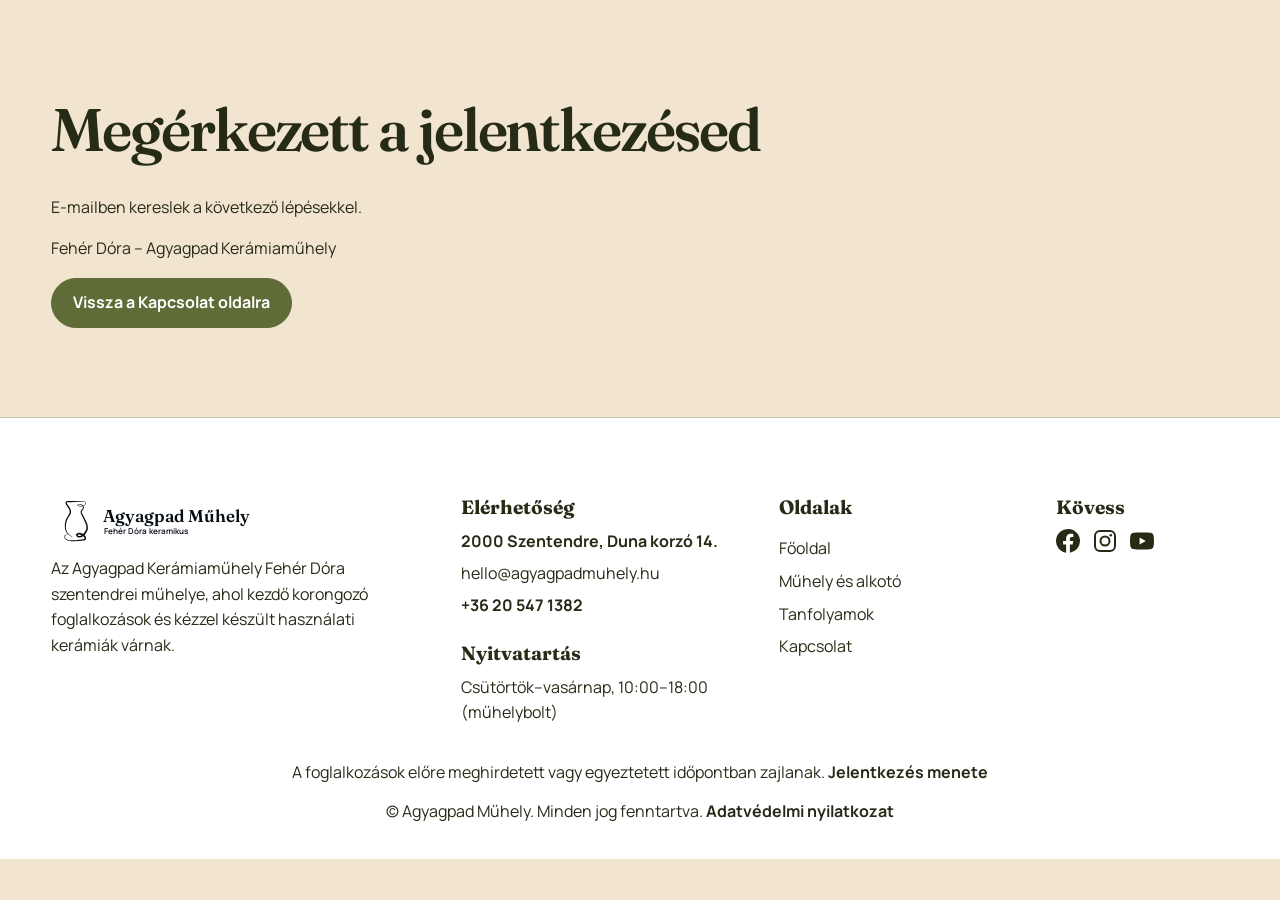
<file: jelentkezes-koszonjuk.html>
<!doctype html>
<html lang="hu">
<head>
  <meta charset="utf-8">
  <meta name="viewport" content="width=device-width, initial-scale=1">
  <title>Megérkezett a jelentkezésed | Agyagpad Műhely</title>
  <link rel="icon" href="kepek/favikon.svg">
  <link rel="stylesheet" href="stilus.css">
</head>
<body class="confirmation-page">
  <main class="wrap">
    <section>
      <h1>Megérkezett a jelentkezésed</h1>
      <p>E-mailben kereslek a következő lépésekkel.</p>
      <p>Fehér Dóra – Agyagpad Kerámiaműhely</p>
      <a class="button" href="kapcsolat.html">Vissza a Kapcsolat oldalra</a>
    </section>
  </main>
<footer id="kapcsolat" class="site-footer">
  <div class="wrap">
    <div class="footer-columns">
      <div>
        <svg class="footer-logo" xmlns="http://www.w3.org/2000/svg" width="455" height="100" viewBox="0 0 455 100" role="img" aria-label="Agyagpad Műhely · Fehér Dóra keramikus" focusable="false">
  <g fill="#040B13">
    <path transform="scale(.1)" d="M433.42,840.3c-20.93-13.55-44.19-27.57-64.8-41.33-16.4-10.66-33-22-45.96-36.93-7.1-8.29-13.66-17.72-19.17-27.16-45.58-78.8-35.15-187.72,1.04-268.42,10.36-23.8,25.8-46.65,39.41-67.73,8.51-13.65,16.7-27.28,21.98-42.38,12.04-38-9.69-76.37-28.88-108.71-14.69-21.44-31.3-41.8-42.27-65.83-8.68-18.41-13.87-43.92,7.97-55.99,3.76-1.88,7.15-3.34,11.03-3.76,9.36-.36,27.99-.86,37.34-1.1,96.34-1.94,192.74-.14,289.05-1.28,15.18.73,31.42,6.96,39.68,20.52,19.95,34.49-7.33,70.92-40.11,83.63-19.3,8.28-41.19,10.47-61.88,7.22-12.8-1.92-25.34-6.16-36.82-12.13-6.26-3.54-12.78-6.69-16.79-13.06-5.2-8.22-.17-16.26,8.62-18.85,17.78-4.58,36.17-6.11,54.48-3.81,13.81,1.83,28.3,6.47,39.71,15.09,15.29,11.02,25.86,30.15,23.53,49.6-1.6,15.8-11.33,30.41-20.49,42.05-25.63,31.81-33.23,45.61-11.14,82.95,4.05,7.07,9.5,16.3,13.01,23.61,15.27,31.25,32.74,61.41,48.87,92.47,24.92,48.2,48.53,99.38,49.28,154.88.12,6.98-.32,14.44-.97,21.4-3.99,31-19.06,59.16-35.76,84.57-29.98,43.96-81.5,95.76-138.92,92.63-16.71-1.21-34.12-7.39-45.98-19.56-12.53-12.37-19.35-32.48-9.64-48.9,5.13-8.99,13.61-14.41,22.33-18.53,49.33-22.16,112.33,12.7,146.91,47.82,10.71,11.34,20.25,23.8,24.43,39.38,3.16,12.47,2.51,25.7-5.21,37-10.01,14.52-28.78,18.76-44.72,20.76-61.08,8.49-122.67,14.2-184.4,14.75-11.78.05-27.93.07-39.71-.32-5.5-.09-11.13-.41-16.65-.56-7.83-.6-15.87-1.22-23.64-2.42-27.03-3.83-53.84-12-76.7-27.52-19.66-12.96-38.67-33.46-41.18-58.44-2.3-26.51,22.82-37.6,44.28-42.89,8.59-2.21,17.24-3.77,25.77-5.52,0,0,.74,2.91.74,2.91-20.5,6.44-63.22,14.32-61.72,41.65,1.2,14.05,9.5,26.47,19.52,36.14,24.64,22.92,58.32,33.27,91.39,36.26,7.27.76,14.81,1.03,22.13,1.24,53.02-.24,106.2-4.16,158.81-10.76,24.97-2.81,52.43-7.53,77.39-11.4,7.2-1.04,14.83-2.67,20.69-5.73,7.26-3.46,7.19-11.05,5.4-17.64-3.05-9.99-10.07-18.18-17.78-26.1-5.58-5.48-11.75-10.69-18.27-15.43-19.2-13.81-41.06-24.98-64.25-28.06-11.45-1.32-22.08-.42-31.89,4.83-2.29,1.43-5.57,2.9-6.16,5.27-.04.27-.05.67.06,1.3.1.62.37,1.44.78,2.37,1.8,4.06,6.49,8.69,10.7,10.72,19.46,9.78,40.2,4.94,60.01-5.82,41.29-23.83,74.73-66.36,93.76-109.84,3.78-9.26,6.7-18.11,7.97-27.57,2.66-22.22.37-44.3-4.97-66.34-3.93-16.25-9.57-32.2-16.01-47.68-21.9-51.92-50.12-100.48-73.66-152.41-8.53-16.32-18.8-33.48-20.09-52.88-1.97-26.75,14.63-45.85,30.71-64.32,9.98-11.84,19.93-24.9,18.61-40.31-1.14-12.63-10.02-24.59-20.87-31.36-22.76-14.09-51.93-13.91-77.64-8.37,0,0,.5-.15.5-.15-1.3.41-2.25.91-2.85,1.42,0-.02.07-.2.06-.31.45,2.02,3.29,4.32,5.27,5.78.83.55,2.71,1.73,3.64,2.28,4.93,3.14,10.43,5.81,15.82,8.03,19.26,7.63,40.85,9.73,61.14,5.37,17.15-3.67,33.96-11.69,45.55-25.07,7.51-8.51,12.73-19.35,12.69-30.73-.37-18.36-10.86-30.89-29.29-34.26-5.85-1.17-11.37-1.05-17.49-.76-55.75,2.03-111.68,3.97-167.32,6.69-49.32,2.32-99.04,5.28-148.29,9,0,0,2.51-.42,2.51-.42-3.92,1.36-6.19,2.64-5.96,7.12.13,5.96,3.1,13.03,5.92,18.9,10.95,22.15,27.95,41.78,42.07,62.2,18.94,30.67,37.25,64.64,36.52,102.35-.21,9.8-1.89,19.7-5.02,29.02-2.21,6.72-5.28,13.09-8.41,19.39-12.68,24.78-30.83,47.76-44.49,71.05-46.21,79.88-65.24,201.27-15.91,283.49,3.1,5.24,6.64,10.38,10.25,15.27,6.32,8.03,13.58,15.24,21.45,21.99,18.08,14.92,42.06,32.12,60.73,46.45,6.81,5.15,13.62,10.3,20.37,15.54,0,0-1.72,2.46-1.72,2.46h0Z"/>
    <text x="103" y="54" font-family="Fraunces, Georgia, serif" font-size="34" font-weight="600">Agyagpad Műhely</text>
    <text x="105" y="77" font-family="Manrope, Arial, sans-serif" font-size="16" font-weight="600">Fehér Dóra keramikus</text>
  </g>
</svg>
        <p>Az Agyagpad Kerámiaműhely Fehér Dóra szentendrei műhelye, ahol kezdő korongozó foglalkozások és kézzel készült használati kerámiák várnak.</p>
      </div>
      <div>
        <h2 id="footer-contact">Elérhetőség</h2>
        <address>
          <p><a href="https://www.google.com/maps/dir/?api=1&amp;destination=2000%20Szentendre%2C%20Duna%20korz%C3%B3%2014">2000 Szentendre, Duna korzó 14.</a></p>
          <p>hello@agyagpadmuhely.hu</p>
          <p><a href="tel:+36205471382">+36 20 547 1382</a></p>
        </address>
        <h2 class="footer-hours">Nyitvatartás</h2>
        <p>Csütörtök–vasárnap, 10:00–18:00 (műhelybolt)</p>
      </div>
      <nav aria-label="Lábléc menü">
        <h2>Oldalak</h2>
        <a href="index.html#fooldal">Főoldal</a>
        <a href="muhely.html">Műhely és alkotó</a>
        <a href="tanfolyamok.html">Tanfolyamok</a>
        <a href="kapcsolat.html">Kapcsolat</a>
      </nav>
      <div>
        <h2>Kövess</h2>
        <ul class="footer-social" role="list">
          <li><svg viewBox="0 0 24 24" role="img" aria-label="Facebook" fill="currentColor"><path d="M24 12a12 12 0 1 0-13.88 11.85v-8.38H7.08V12h3.04V9.36c0-3 1.79-4.67 4.53-4.67 1.31 0 2.68.23 2.68.23v2.96h-1.51c-1.49 0-1.95.93-1.95 1.88V12h3.33l-.53 3.47h-2.8v8.38A12 12 0 0 0 24 12Z"/></svg></li>
          <li><svg viewBox="0 0 24 24" role="img" aria-label="Instagram" fill="none" stroke="currentColor" stroke-width="2"><rect x="2" y="2" width="20" height="20" rx="5"/><circle cx="12" cy="12" r="4.5"/><circle cx="17.75" cy="6.25" r="1.25" fill="currentColor" stroke="none"/></svg></li>
          <li><svg viewBox="0 0 24 24" role="img" aria-label="YouTube" fill="currentColor"><path fill-rule="evenodd" d="M23.5 6.2a3 3 0 0 0-2.1-2.1C19.5 3.6 12 3.6 12 3.6s-7.5 0-9.4.5A3 3 0 0 0 .5 6.2 31 31 0 0 0 0 12a31 31 0 0 0 .5 5.8 3 3 0 0 0 2.1 2.1c1.9.5 9.4.5 9.4.5s7.5 0 9.4-.5a3 3 0 0 0 2.1-2.1A31 31 0 0 0 24 12a31 31 0 0 0-.5-5.8ZM9.6 15.6l6.2-3.6-6.2-3.6v7.2Z"/></svg></li>
        </ul>
      </div>
    </div>
    <div class="footer-bottom">
      <p>A foglalkozások előre meghirdetett vagy egyeztetett időpontban zajlanak. <a href="jelentkezes-menete.html?vissza=jelentkezes-koszonjuk.html">Jelentkezés menete</a></p>
      <p>© Agyagpad Műhely. Minden jog fenntartva. <a href="adatkezelesi-tajekoztato.html"><strong>Adatvédelmi nyilatkozat</strong></a></p>
    </div>
  </div>
</footer>
</body>
</html>
</file>
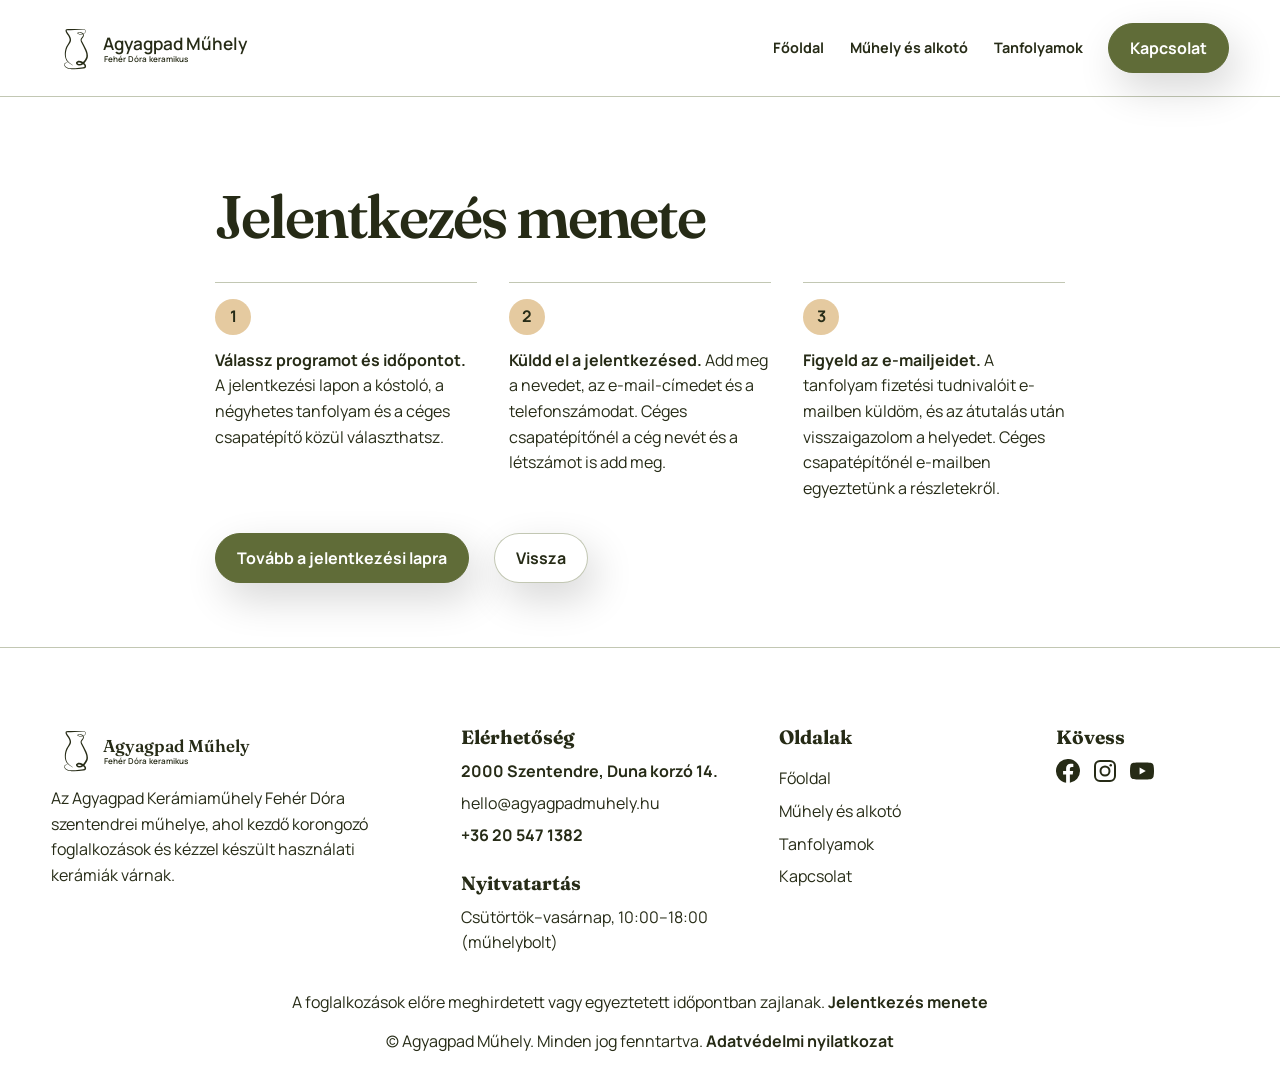
<file: jelentkezes-menete.html>
<!doctype html><html lang="hu"><head><meta charset="utf-8"><meta name="viewport" content="width=device-width,initial-scale=1"><title>Jelentkezés menete | Agyagpad Műhely</title><link rel="icon" href="kepek/favikon.svg"><link rel="stylesheet" href="stilus.css"><meta name="robots" content="noindex"><script src="mobil-menu.js" defer></script></head><body class="contact-page info-page"><header id="fooldal"><div class="wrap head"><a class="brand" href="index.html#fooldal" aria-label="Agyagpad Műhely – főoldal"><svg xmlns="http://www.w3.org/2000/svg" width="455" height="100" viewBox="0 0 455 100" aria-hidden="true" focusable="false">
  <g fill="#262B16">
    <path transform="scale(.1)" d="M433.42,840.3c-20.93-13.55-44.19-27.57-64.8-41.33-16.4-10.66-33-22-45.96-36.93-7.1-8.29-13.66-17.72-19.17-27.16-45.58-78.8-35.15-187.72,1.04-268.42,10.36-23.8,25.8-46.65,39.41-67.73,8.51-13.65,16.7-27.28,21.98-42.38,12.04-38-9.69-76.37-28.88-108.71-14.69-21.44-31.3-41.8-42.27-65.83-8.68-18.41-13.87-43.92,7.97-55.99,3.76-1.88,7.15-3.34,11.03-3.76,9.36-.36,27.99-.86,37.34-1.1,96.34-1.94,192.74-.14,289.05-1.28,15.18.73,31.42,6.96,39.68,20.52,19.95,34.49-7.33,70.92-40.11,83.63-19.3,8.28-41.19,10.47-61.88,7.22-12.8-1.92-25.34-6.16-36.82-12.13-6.26-3.54-12.78-6.69-16.79-13.06-5.2-8.22-.17-16.26,8.62-18.85,17.78-4.58,36.17-6.11,54.48-3.81,13.81,1.83,28.3,6.47,39.71,15.09,15.29,11.02,25.86,30.15,23.53,49.6-1.6,15.8-11.33,30.41-20.49,42.05-25.63,31.81-33.23,45.61-11.14,82.95,4.05,7.07,9.5,16.3,13.01,23.61,15.27,31.25,32.74,61.41,48.87,92.47,24.92,48.2,48.53,99.38,49.28,154.88.12,6.98-.32,14.44-.97,21.4-3.99,31-19.06,59.16-35.76,84.57-29.98,43.96-81.5,95.76-138.92,92.63-16.71-1.21-34.12-7.39-45.98-19.56-12.53-12.37-19.35-32.48-9.64-48.9,5.13-8.99,13.61-14.41,22.33-18.53,49.33-22.16,112.33,12.7,146.91,47.82,10.71,11.34,20.25,23.8,24.43,39.38,3.16,12.47,2.51,25.7-5.21,37-10.01,14.52-28.78,18.76-44.72,20.76-61.08,8.49-122.67,14.2-184.4,14.75-11.78.05-27.93.07-39.71-.32-5.5-.09-11.13-.41-16.65-.56-7.83-.6-15.87-1.22-23.64-2.42-27.03-3.83-53.84-12-76.7-27.52-19.66-12.96-38.67-33.46-41.18-58.44-2.3-26.51,22.82-37.6,44.28-42.89,8.59-2.21,17.24-3.77,25.77-5.52,0,0,.74,2.91.74,2.91-20.5,6.44-63.22,14.32-61.72,41.65,1.2,14.05,9.5,26.47,19.52,36.14,24.64,22.92,58.32,33.27,91.39,36.26,7.27.76,14.81,1.03,22.13,1.24,53.02-.24,106.2-4.16,158.81-10.76,24.97-2.81,52.43-7.53,77.39-11.4,7.2-1.04,14.83-2.67,20.69-5.73,7.26-3.46,7.19-11.05,5.4-17.64-3.05-9.99-10.07-18.18-17.78-26.1-5.58-5.48-11.75-10.69-18.27-15.43-19.2-13.81-41.06-24.98-64.25-28.06-11.45-1.32-22.08-.42-31.89,4.83-2.29,1.43-5.57,2.9-6.16,5.27-.04.27-.05.67.06,1.3.1.62.37,1.44.78,2.37,1.8,4.06,6.49,8.69,10.7,10.72,19.46,9.78,40.2,4.94,60.01-5.82,41.29-23.83,74.73-66.36,93.76-109.84,3.78-9.26,6.7-18.11,7.97-27.57,2.66-22.22.37-44.3-4.97-66.34-3.93-16.25-9.57-32.2-16.01-47.68-21.9-51.92-50.12-100.48-73.66-152.41-8.53-16.32-18.8-33.48-20.09-52.88-1.97-26.75,14.63-45.85,30.71-64.32,9.98-11.84,19.93-24.9,18.61-40.31-1.14-12.63-10.02-24.59-20.87-31.36-22.76-14.09-51.93-13.91-77.64-8.37,0,0,.5-.15.5-.15-1.3.41-2.25.91-2.85,1.42,0-.02.07-.2.06-.31.45,2.02,3.29,4.32,5.27,5.78.83.55,2.71,1.73,3.64,2.28,4.93,3.14,10.43,5.81,15.82,8.03,19.26,7.63,40.85,9.73,61.14,5.37,17.15-3.67,33.96-11.69,45.55-25.07,7.51-8.51,12.73-19.35,12.69-30.73-.37-18.36-10.86-30.89-29.29-34.26-5.85-1.17-11.37-1.05-17.49-.76-55.75,2.03-111.68,3.97-167.32,6.69-49.32,2.32-99.04,5.28-148.29,9,0,0,2.51-.42,2.51-.42-3.92,1.36-6.19,2.64-5.96,7.12.13,5.96,3.1,13.03,5.92,18.9,10.95,22.15,27.95,41.78,42.07,62.2,18.94,30.67,37.25,64.64,36.52,102.35-.21,9.8-1.89,19.7-5.02,29.02-2.21,6.72-5.28,13.09-8.41,19.39-12.68,24.78-30.83,47.76-44.49,71.05-46.21,79.88-65.24,201.27-15.91,283.49,3.1,5.24,6.64,10.38,10.25,15.27,6.32,8.03,13.58,15.24,21.45,21.99,18.08,14.92,42.06,32.12,60.73,46.45,6.81,5.15,13.62,10.3,20.37,15.54,0,0-1.72,2.46-1.72,2.46h0Z"/>
    <text x="103" y="54" font-family="Fraunces, Georgia, serif" font-size="34" font-weight="600">Agyagpad Műhely</text>
    <text x="105" y="77" font-family="Manrope, Arial, sans-serif" font-size="16" font-weight="600">Fehér Dóra keramikus</text>
  </g>
</svg></a><button class="menu-toggle" type="button" aria-label="Menü" aria-expanded="false" aria-controls="site-menu" hidden><span aria-hidden="true"></span></button><nav id="site-menu" aria-label="Főmenü"><a href="index.html#fooldal">Főoldal</a><a href="muhely.html">Műhely és alkotó</a><a href="tanfolyamok.html">Tanfolyamok</a><a class="button " href="kapcsolat.html#jelentkezes">Kapcsolat</a></nav></div></header>
<main>
  <section class="band">
    <article class="wrap faq">
      <h1>Jelentkezés menete</h1>
      <ol class="steps">
        <li><p><strong>Válassz programot és időpontot.</strong> A jelentkezési lapon a kóstoló, a négyhetes tanfolyam és a céges csapatépítő közül választhatsz.</p></li>
        <li><p><strong>Küldd el a jelentkezésed.</strong> Add meg a nevedet, az e-mail-címedet és a telefonszámodat. Céges csapatépítőnél a cég nevét és a létszámot is add meg.</p></li>
        <li><p><strong>Figyeld az e-mailjeidet.</strong> A tanfolyam fizetési tudnivalóit e-mailben küldöm, és az átutalás után visszaigazolom a helyedet. Céges csapatépítőnél e-mailben egyeztetünk a részletekről.</p></li>
      </ol>
      <div class="actions">
        <a class="button" href="kapcsolat.html#jelentkezes">Tovább a jelentkezési lapra</a>
        <a id="vissza-a-lablechez" class="button outline" href="index.html#kapcsolat">Vissza</a>
      </div>
      <script>
        const sourcePage = new URLSearchParams(location.search).get("vissza");
        if (/^(?:index|valtozat-[123]|muhelyablak-(?:oliva|okker)|kapcsolat(?:-friss)?|adatkezelesi-tajekoztato|muhely|tanfolyamok|jelentkezes-koszonjuk|koszonjuk)\.html$/.test(sourcePage)) {
          document.getElementById("vissza-a-lablechez").href = sourcePage + "#kapcsolat";
        }
      </script>
    </article>
  </section>
</main>
<footer id="kapcsolat" class="site-footer">
  <div class="wrap">
    <div class="footer-columns">
      <div>
        <svg class="footer-logo" xmlns="http://www.w3.org/2000/svg" width="455" height="100" viewBox="0 0 455 100" role="img" aria-label="Agyagpad Műhely · Fehér Dóra keramikus" focusable="false">
  <g fill="#262B16">
    <path transform="scale(.1)" d="M433.42,840.3c-20.93-13.55-44.19-27.57-64.8-41.33-16.4-10.66-33-22-45.96-36.93-7.1-8.29-13.66-17.72-19.17-27.16-45.58-78.8-35.15-187.72,1.04-268.42,10.36-23.8,25.8-46.65,39.41-67.73,8.51-13.65,16.7-27.28,21.98-42.38,12.04-38-9.69-76.37-28.88-108.71-14.69-21.44-31.3-41.8-42.27-65.83-8.68-18.41-13.87-43.92,7.97-55.99,3.76-1.88,7.15-3.34,11.03-3.76,9.36-.36,27.99-.86,37.34-1.1,96.34-1.94,192.74-.14,289.05-1.28,15.18.73,31.42,6.96,39.68,20.52,19.95,34.49-7.33,70.92-40.11,83.63-19.3,8.28-41.19,10.47-61.88,7.22-12.8-1.92-25.34-6.16-36.82-12.13-6.26-3.54-12.78-6.69-16.79-13.06-5.2-8.22-.17-16.26,8.62-18.85,17.78-4.58,36.17-6.11,54.48-3.81,13.81,1.83,28.3,6.47,39.71,15.09,15.29,11.02,25.86,30.15,23.53,49.6-1.6,15.8-11.33,30.41-20.49,42.05-25.63,31.81-33.23,45.61-11.14,82.95,4.05,7.07,9.5,16.3,13.01,23.61,15.27,31.25,32.74,61.41,48.87,92.47,24.92,48.2,48.53,99.38,49.28,154.88.12,6.98-.32,14.44-.97,21.4-3.99,31-19.06,59.16-35.76,84.57-29.98,43.96-81.5,95.76-138.92,92.63-16.71-1.21-34.12-7.39-45.98-19.56-12.53-12.37-19.35-32.48-9.64-48.9,5.13-8.99,13.61-14.41,22.33-18.53,49.33-22.16,112.33,12.7,146.91,47.82,10.71,11.34,20.25,23.8,24.43,39.38,3.16,12.47,2.51,25.7-5.21,37-10.01,14.52-28.78,18.76-44.72,20.76-61.08,8.49-122.67,14.2-184.4,14.75-11.78.05-27.93.07-39.71-.32-5.5-.09-11.13-.41-16.65-.56-7.83-.6-15.87-1.22-23.64-2.42-27.03-3.83-53.84-12-76.7-27.52-19.66-12.96-38.67-33.46-41.18-58.44-2.3-26.51,22.82-37.6,44.28-42.89,8.59-2.21,17.24-3.77,25.77-5.52,0,0,.74,2.91.74,2.91-20.5,6.44-63.22,14.32-61.72,41.65,1.2,14.05,9.5,26.47,19.52,36.14,24.64,22.92,58.32,33.27,91.39,36.26,7.27.76,14.81,1.03,22.13,1.24,53.02-.24,106.2-4.16,158.81-10.76,24.97-2.81,52.43-7.53,77.39-11.4,7.2-1.04,14.83-2.67,20.69-5.73,7.26-3.46,7.19-11.05,5.4-17.64-3.05-9.99-10.07-18.18-17.78-26.1-5.58-5.48-11.75-10.69-18.27-15.43-19.2-13.81-41.06-24.98-64.25-28.06-11.45-1.32-22.08-.42-31.89,4.83-2.29,1.43-5.57,2.9-6.16,5.27-.04.27-.05.67.06,1.3.1.62.37,1.44.78,2.37,1.8,4.06,6.49,8.69,10.7,10.72,19.46,9.78,40.2,4.94,60.01-5.82,41.29-23.83,74.73-66.36,93.76-109.84,3.78-9.26,6.7-18.11,7.97-27.57,2.66-22.22.37-44.3-4.97-66.34-3.93-16.25-9.57-32.2-16.01-47.68-21.9-51.92-50.12-100.48-73.66-152.41-8.53-16.32-18.8-33.48-20.09-52.88-1.97-26.75,14.63-45.85,30.71-64.32,9.98-11.84,19.93-24.9,18.61-40.31-1.14-12.63-10.02-24.59-20.87-31.36-22.76-14.09-51.93-13.91-77.64-8.37,0,0,.5-.15.5-.15-1.3.41-2.25.91-2.85,1.42,0-.02.07-.2.06-.31.45,2.02,3.29,4.32,5.27,5.78.83.55,2.71,1.73,3.64,2.28,4.93,3.14,10.43,5.81,15.82,8.03,19.26,7.63,40.85,9.73,61.14,5.37,17.15-3.67,33.96-11.69,45.55-25.07,7.51-8.51,12.73-19.35,12.69-30.73-.37-18.36-10.86-30.89-29.29-34.26-5.85-1.17-11.37-1.05-17.49-.76-55.75,2.03-111.68,3.97-167.32,6.69-49.32,2.32-99.04,5.28-148.29,9,0,0,2.51-.42,2.51-.42-3.92,1.36-6.19,2.64-5.96,7.12.13,5.96,3.1,13.03,5.92,18.9,10.95,22.15,27.95,41.78,42.07,62.2,18.94,30.67,37.25,64.64,36.52,102.35-.21,9.8-1.89,19.7-5.02,29.02-2.21,6.72-5.28,13.09-8.41,19.39-12.68,24.78-30.83,47.76-44.49,71.05-46.21,79.88-65.24,201.27-15.91,283.49,3.1,5.24,6.64,10.38,10.25,15.27,6.32,8.03,13.58,15.24,21.45,21.99,18.08,14.92,42.06,32.12,60.73,46.45,6.81,5.15,13.62,10.3,20.37,15.54,0,0-1.72,2.46-1.72,2.46h0Z"/>
    <text x="103" y="54" font-family="Fraunces, Georgia, serif" font-size="34" font-weight="600">Agyagpad Műhely</text>
    <text x="105" y="77" font-family="Manrope, Arial, sans-serif" font-size="16" font-weight="600">Fehér Dóra keramikus</text>
  </g>
</svg>
        <p>Az Agyagpad Kerámiaműhely Fehér Dóra szentendrei műhelye, ahol kezdő korongozó foglalkozások és kézzel készült használati kerámiák várnak.</p>
      </div>
      <div>
        <h2 id="footer-contact">Elérhetőség</h2>
        <address>
          <p><a href="https://www.google.com/maps/dir/?api=1&amp;destination=2000%20Szentendre%2C%20Duna%20korz%C3%B3%2014">2000 Szentendre, Duna korzó 14.</a></p>
          <p>hello@agyagpadmuhely.hu</p>
          <p><a href="tel:+36205471382">+36 20 547 1382</a></p>
        </address>
        <h2 class="footer-hours">Nyitvatartás</h2>
        <p>Csütörtök–vasárnap, 10:00–18:00 (műhelybolt)</p>
      </div>
      <nav aria-label="Lábléc menü">
        <h2>Oldalak</h2>
        <a href="index.html#fooldal">Főoldal</a>
        <a href="muhely.html">Műhely és alkotó</a>
        <a href="tanfolyamok.html">Tanfolyamok</a>
        <a href="kapcsolat.html">Kapcsolat</a>
      </nav>
      <div>
        <h2>Kövess</h2>
        <ul class="footer-social" role="list">
          <li><svg viewBox="0 0 24 24" role="img" aria-label="Facebook" fill="currentColor"><path d="M24 12a12 12 0 1 0-13.88 11.85v-8.38H7.08V12h3.04V9.36c0-3 1.79-4.67 4.53-4.67 1.31 0 2.68.23 2.68.23v2.96h-1.51c-1.49 0-1.95.93-1.95 1.88V12h3.33l-.53 3.47h-2.8v8.38A12 12 0 0 0 24 12Z"/></svg></li>
          <li><svg viewBox="0 0 24 24" role="img" aria-label="Instagram" fill="none" stroke="currentColor" stroke-width="2"><rect x="2" y="2" width="20" height="20" rx="5"/><circle cx="12" cy="12" r="4.5"/><circle cx="17.75" cy="6.25" r="1.25" fill="currentColor" stroke="none"/></svg></li>
          <li><svg viewBox="0 0 24 24" role="img" aria-label="YouTube" fill="currentColor"><path fill-rule="evenodd" d="M23.5 6.2a3 3 0 0 0-2.1-2.1C19.5 3.6 12 3.6 12 3.6s-7.5 0-9.4.5A3 3 0 0 0 .5 6.2 31 31 0 0 0 0 12a31 31 0 0 0 .5 5.8 3 3 0 0 0 2.1 2.1c1.9.5 9.4.5 9.4.5s7.5 0 9.4-.5a3 3 0 0 0 2.1-2.1A31 31 0 0 0 24 12a31 31 0 0 0-.5-5.8ZM9.6 15.6l6.2-3.6-6.2-3.6v7.2Z"/></svg></li>
        </ul>
      </div>
    </div>
    <div class="footer-bottom">
      <p>A foglalkozások előre meghirdetett vagy egyeztetett időpontban zajlanak. <a href="jelentkezes-menete.html">Jelentkezés menete</a></p>
      <p>© Agyagpad Műhely. Minden jog fenntartva. <a href="adatkezelesi-tajekoztato.html"><strong>Adatvédelmi nyilatkozat</strong></a></p>
    </div>
  </div>
</footer></body></html>
</file>
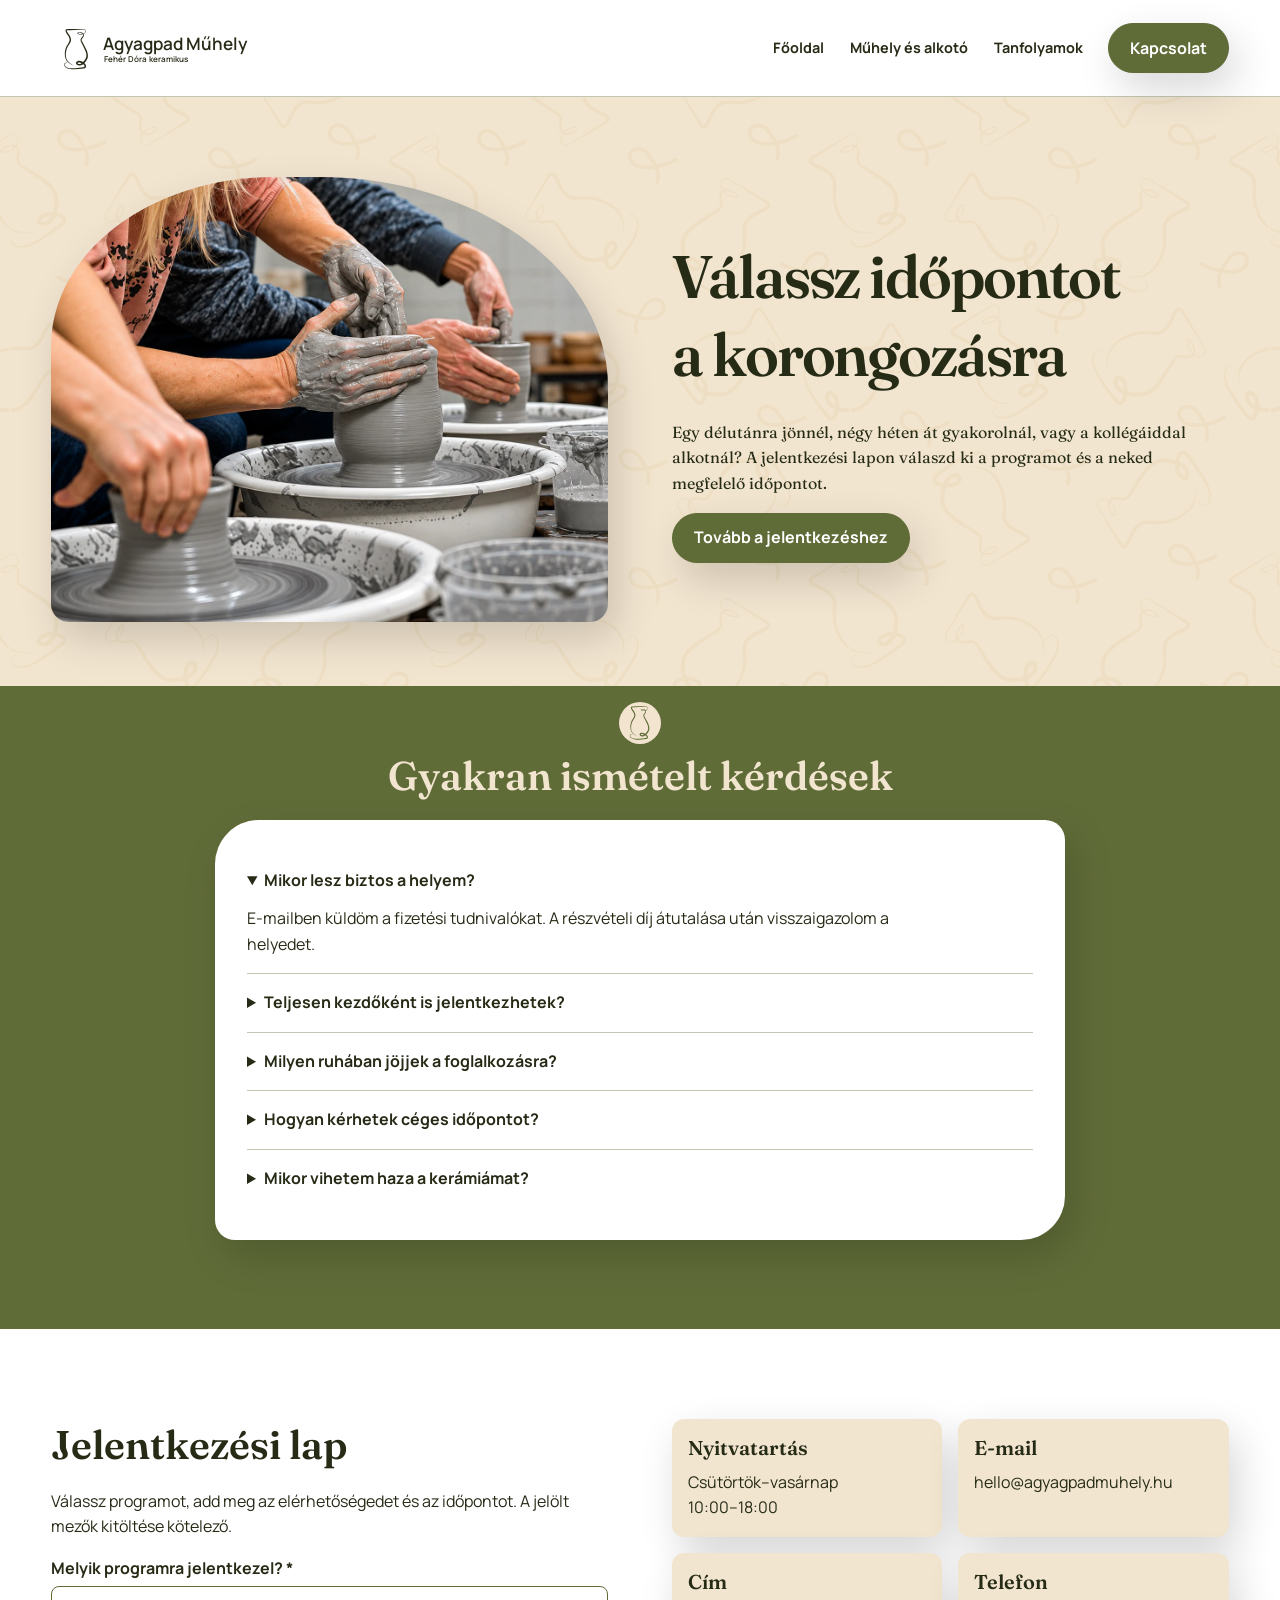
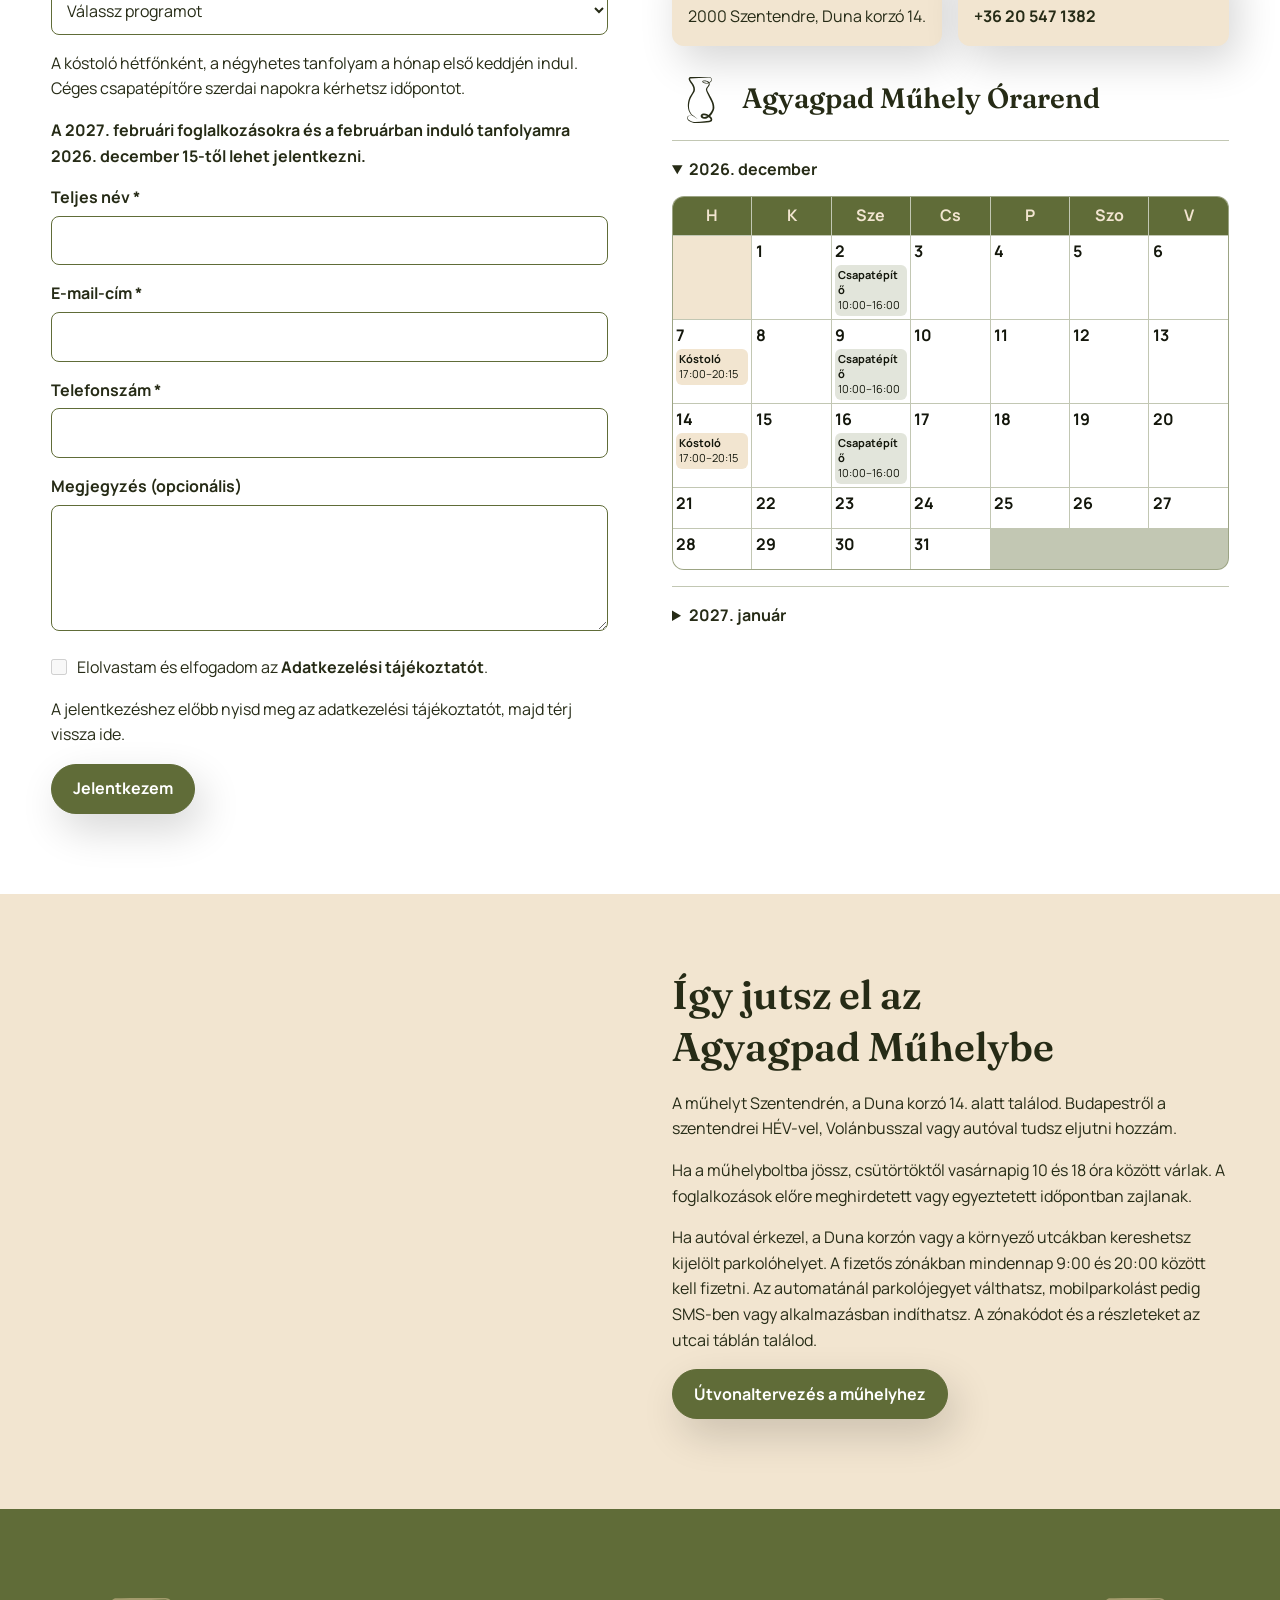
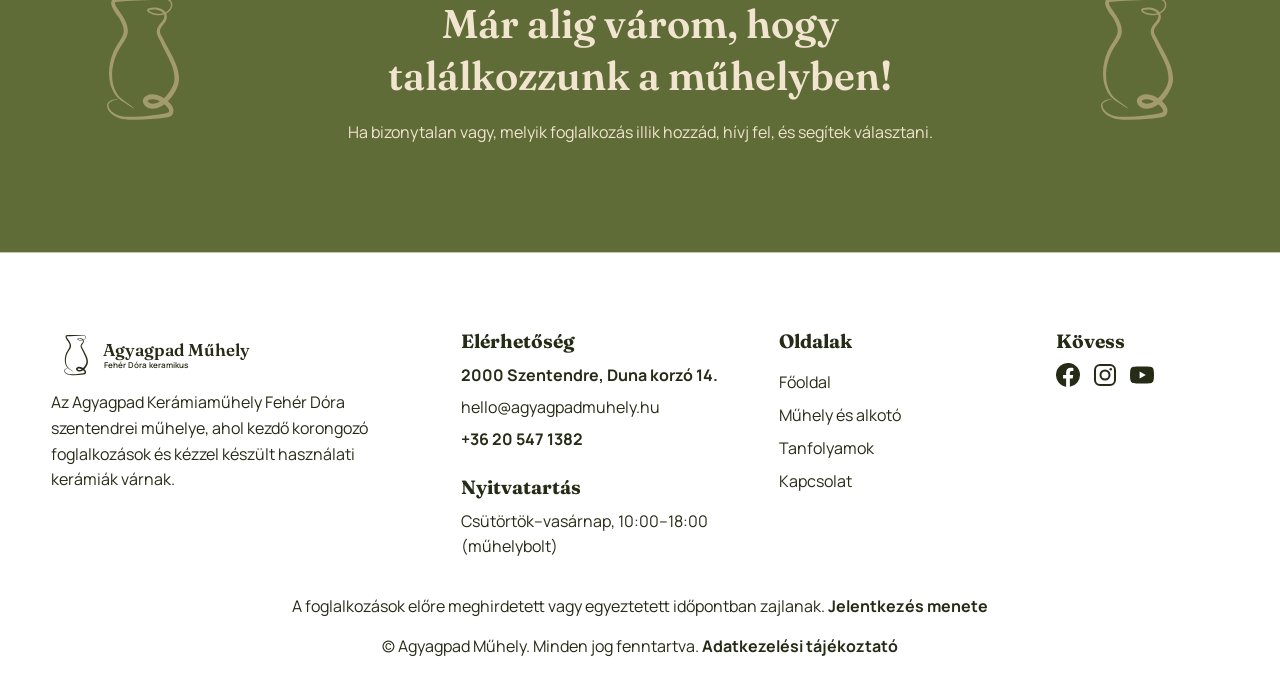
<file: kapcsolat.html>
<!doctype html><html lang="hu"><head><meta charset="utf-8"><meta name="viewport" content="width=device-width,initial-scale=1"><title>Kapcsolat | Agyagpad Műhely</title><link rel="icon" href="kepek/favikon.svg"><link rel="stylesheet" href="stilus.css"><script src="mobil-menu.js" defer></script></head><body class="contact-page"><header id="fooldal"><div class="wrap head"><a class="brand" href="index.html#fooldal" aria-label="Agyagpad Műhely – főoldal"><svg xmlns="http://www.w3.org/2000/svg" width="455" height="100" viewBox="0 0 455 100" aria-hidden="true" focusable="false">
  <g fill="#262B16">
    <path transform="scale(.1)" d="M433.42,840.3c-20.93-13.55-44.19-27.57-64.8-41.33-16.4-10.66-33-22-45.96-36.93-7.1-8.29-13.66-17.72-19.17-27.16-45.58-78.8-35.15-187.72,1.04-268.42,10.36-23.8,25.8-46.65,39.41-67.73,8.51-13.65,16.7-27.28,21.98-42.38,12.04-38-9.69-76.37-28.88-108.71-14.69-21.44-31.3-41.8-42.27-65.83-8.68-18.41-13.87-43.92,7.97-55.99,3.76-1.88,7.15-3.34,11.03-3.76,9.36-.36,27.99-.86,37.34-1.1,96.34-1.94,192.74-.14,289.05-1.28,15.18.73,31.42,6.96,39.68,20.52,19.95,34.49-7.33,70.92-40.11,83.63-19.3,8.28-41.19,10.47-61.88,7.22-12.8-1.92-25.34-6.16-36.82-12.13-6.26-3.54-12.78-6.69-16.79-13.06-5.2-8.22-.17-16.26,8.62-18.85,17.78-4.58,36.17-6.11,54.48-3.81,13.81,1.83,28.3,6.47,39.71,15.09,15.29,11.02,25.86,30.15,23.53,49.6-1.6,15.8-11.33,30.41-20.49,42.05-25.63,31.81-33.23,45.61-11.14,82.95,4.05,7.07,9.5,16.3,13.01,23.61,15.27,31.25,32.74,61.41,48.87,92.47,24.92,48.2,48.53,99.38,49.28,154.88.12,6.98-.32,14.44-.97,21.4-3.99,31-19.06,59.16-35.76,84.57-29.98,43.96-81.5,95.76-138.92,92.63-16.71-1.21-34.12-7.39-45.98-19.56-12.53-12.37-19.35-32.48-9.64-48.9,5.13-8.99,13.61-14.41,22.33-18.53,49.33-22.16,112.33,12.7,146.91,47.82,10.71,11.34,20.25,23.8,24.43,39.38,3.16,12.47,2.51,25.7-5.21,37-10.01,14.52-28.78,18.76-44.72,20.76-61.08,8.49-122.67,14.2-184.4,14.75-11.78.05-27.93.07-39.71-.32-5.5-.09-11.13-.41-16.65-.56-7.83-.6-15.87-1.22-23.64-2.42-27.03-3.83-53.84-12-76.7-27.52-19.66-12.96-38.67-33.46-41.18-58.44-2.3-26.51,22.82-37.6,44.28-42.89,8.59-2.21,17.24-3.77,25.77-5.52,0,0,.74,2.91.74,2.91-20.5,6.44-63.22,14.32-61.72,41.65,1.2,14.05,9.5,26.47,19.52,36.14,24.64,22.92,58.32,33.27,91.39,36.26,7.27.76,14.81,1.03,22.13,1.24,53.02-.24,106.2-4.16,158.81-10.76,24.97-2.81,52.43-7.53,77.39-11.4,7.2-1.04,14.83-2.67,20.69-5.73,7.26-3.46,7.19-11.05,5.4-17.64-3.05-9.99-10.07-18.18-17.78-26.1-5.58-5.48-11.75-10.69-18.27-15.43-19.2-13.81-41.06-24.98-64.25-28.06-11.45-1.32-22.08-.42-31.89,4.83-2.29,1.43-5.57,2.9-6.16,5.27-.04.27-.05.67.06,1.3.1.62.37,1.44.78,2.37,1.8,4.06,6.49,8.69,10.7,10.72,19.46,9.78,40.2,4.94,60.01-5.82,41.29-23.83,74.73-66.36,93.76-109.84,3.78-9.26,6.7-18.11,7.97-27.57,2.66-22.22.37-44.3-4.97-66.34-3.93-16.25-9.57-32.2-16.01-47.68-21.9-51.92-50.12-100.48-73.66-152.41-8.53-16.32-18.8-33.48-20.09-52.88-1.97-26.75,14.63-45.85,30.71-64.32,9.98-11.84,19.93-24.9,18.61-40.31-1.14-12.63-10.02-24.59-20.87-31.36-22.76-14.09-51.93-13.91-77.64-8.37,0,0,.5-.15.5-.15-1.3.41-2.25.91-2.85,1.42,0-.02.07-.2.06-.31.45,2.02,3.29,4.32,5.27,5.78.83.55,2.71,1.73,3.64,2.28,4.93,3.14,10.43,5.81,15.82,8.03,19.26,7.63,40.85,9.73,61.14,5.37,17.15-3.67,33.96-11.69,45.55-25.07,7.51-8.51,12.73-19.35,12.69-30.73-.37-18.36-10.86-30.89-29.29-34.26-5.85-1.17-11.37-1.05-17.49-.76-55.75,2.03-111.68,3.97-167.32,6.69-49.32,2.32-99.04,5.28-148.29,9,0,0,2.51-.42,2.51-.42-3.92,1.36-6.19,2.64-5.96,7.12.13,5.96,3.1,13.03,5.92,18.9,10.95,22.15,27.95,41.78,42.07,62.2,18.94,30.67,37.25,64.64,36.52,102.35-.21,9.8-1.89,19.7-5.02,29.02-2.21,6.72-5.28,13.09-8.41,19.39-12.68,24.78-30.83,47.76-44.49,71.05-46.21,79.88-65.24,201.27-15.91,283.49,3.1,5.24,6.64,10.38,10.25,15.27,6.32,8.03,13.58,15.24,21.45,21.99,18.08,14.92,42.06,32.12,60.73,46.45,6.81,5.15,13.62,10.3,20.37,15.54,0,0-1.72,2.46-1.72,2.46h0Z"/>
    <text x="103" y="54" font-family="Fraunces, Georgia, serif" font-size="34" font-weight="600">Agyagpad Műhely</text>
    <text x="105" y="77" font-family="Manrope, Arial, sans-serif" font-size="16" font-weight="600">Fehér Dóra keramikus</text>
  </g>
</svg></a><button class="menu-toggle" type="button" aria-label="Menü" aria-expanded="false" aria-controls="site-menu" hidden><span aria-hidden="true"></span></button><nav id="site-menu" aria-label="Főmenü"><a href="index.html#fooldal">Főoldal</a><a href="muhely.html">Műhely és alkotó</a><a href="tanfolyamok.html">Tanfolyamok</a><a class="button " href="#jelentkezes" aria-current="page">Kapcsolat</a></nav></div></header>
<main>
  <section>
    <div class="wrap split">
      <img src="kepek/kapcsolat-korongozas-szurke-agyag.webp" alt="Résztvevők saját fazekaskorongjukon formázzák az agyagot">
      <div>
        <h1>Válassz időpontot a korongozásra</h1>
        <p class="subtitle">Egy délutánra jönnél, négy héten át gyakorolnál, vagy a kollégáiddal alkotnál? A jelentkezési lapon válaszd ki a programot és a neked megfelelő időpontot.</p>
        <a class="button" href="#jelentkezes">Tovább a jelentkezéshez</a>
      </div>
    </div>
  </section>

  <section class="contact-faq">
    <div class="wrap faq">
      <h2>Gyakran ismételt kérdések</h2>
      <div class="contact-faq-panel">
        <details open><summary>Mikor lesz biztos a helyem?</summary><p>E-mailben küldöm a fizetési tudnivalókat. A részvételi díj átutalása után visszaigazolom a helyedet.</p></details>
        <details><summary>Teljesen kezdőként is jelentkezhetek?</summary><p>Igen. A kóstolón és a négyhetes tanfolyamon is az alapoktól indulunk. 16 éves kortól jöhetsz, 18 év alatt szülői hozzájárulással.</p></details>
        <details><summary>Milyen ruhában jöjjek a foglalkozásra?</summary><p>Kényelmes, évszaknak megfelelő ruhát válassz. Lehetőleg sportcipőt vagy más lapos talpú cipőt viselj. A hölgyek kerüljék a bokáig érő ruhát. Korongozás közben lehetőleg ne viselj hosszú nyakláncot vagy karkötőt.</p></details>
        <details><summary>Hogyan kérhetek céges időpontot?</summary><p>Válaszd a céges csapatépítőt, válassz a meghirdetett szerdai időpontok közül, és add meg a létszámot. Ha hatnál többen vagytok, külön alkalmakat egyeztetünk a csoportoknak.</p></details>
        <details><summary>Mikor vihetem haza a kerámiámat?</summary><p>Az utolsó foglalkozás után két héttel veheted át a kész darabodat a műhelyben.</p></details>
      </div>
    </div>
  </section>

  <section id="jelentkezes" class="band">
    <div class="wrap split contact-form-layout">
      <div>
        <h2>Jelentkezési lap</h2>
        <p>Válassz programot, add meg az elérhetőségedet és az időpontot. A jelölt mezők kitöltése kötelező.</p>
        <noscript><p>A jelentkezési lap használatához kapcsold be a JavaScriptet.</p></noscript>
        <form name="agyagpad-jelentkezes" method="post" action="jelentkezes-koszonjuk.html" data-netlify="true" netlify-honeypot="bot-field">
          <input type="hidden" name="form-name" value="agyagpad-jelentkezes">
          <p hidden><label>Hagyd üresen <input name="bot-field" tabindex="-1" autocomplete="off"></label></p>
          <label for="program">Melyik programra jelentkezel? *</label>
          <select id="program" name="program" required>
            <option value="">Válassz programot</option>
            <option value="kostolo">Háromórás korongozó kóstoló</option>
            <option value="kurzus">Négyhetes kezdő korongozó tanfolyam</option>
            <option value="csapat">Céges korongozó csapatépítő</option>
          </select>
          <p>A kóstoló hétfőnként, a négyhetes tanfolyam a hónap első keddjén indul. Céges csapatépítőre szerdai napokra kérhetsz időpontot.</p>
          <p><strong>A 2027. februári foglalkozásokra és a februárban induló tanfolyamra 2026. december 15-től lehet jelentkezni.</strong></p>
          <div id="alkalom-mezo" hidden>
            <label for="alkalom">Meghirdetett időpont *</label>
            <select id="alkalom" name="alkalom" aria-describedby="alkalom-sugo" disabled></select>
            <p id="alkalom-sugo"></p>
          </div>
          <label for="nev">Teljes név *</label>
          <input id="nev" name="nev" autocomplete="name" maxlength="120" required>
          <label for="email">E-mail-cím *</label>
          <input id="email" name="email" type="email" autocomplete="email" maxlength="254" required>
          <label for="telefon">Telefonszám *</label>
          <input id="telefon" name="telefon" type="tel" autocomplete="tel" maxlength="40" required>
          <fieldset id="ceges-mezok" hidden disabled>
            <legend>Céges adatok</legend>
            <label for="ceg">Cégnév *</label>
            <input id="ceg" name="ceg" autocomplete="organization" maxlength="150" required>
            <label for="letszam">Összes résztvevő *</label>
            <input id="letszam" name="letszam" type="number" min="1" step="1" required>
            <label for="csoportok">Tervezett csoportok (opcionális)</label>
            <input id="csoportok" name="csoportok" maxlength="200" aria-describedby="csoport-sugo">
            <p id="csoport-sugo">Például marketing 6 fő, pénzügy 4 fő. Egy alkalmon legfeljebb hatan korongozhattok.</p>
          </fieldset>
          <label for="uzenet">Megjegyzés (opcionális)</label>
          <textarea id="uzenet" name="uzenet" rows="4" maxlength="1200"></textarea>
          <div class="registration-privacy">
            <input id="adatvedelem-elfogadva" name="adatvedelem-elfogadva" type="checkbox" value="igen" required disabled aria-describedby="adatvedelem-sugo">
            <label for="adatvedelem-elfogadva">Elolvastam és elfogadom az <a href="adatkezelesi-tajekoztato.html?innen=jelentkezes"><strong>Adatkezelési tájékoztatót</strong></a>.</label>
          </div>
          <p id="adatvedelem-sugo" role="status"></p>
          <button class="button" type="submit" disabled>Jelentkezem</button>
          <p id="jelentkezes-allapot" role="status"></p>
        </form>
      </div>
      <div class="contact-form-sidebar">
        <aside class="contact-details" aria-label="Elérhetőség és nyitvatartás">
        <div><h3>Nyitvatartás</h3><p>Csütörtök–vasárnap<br>10:00–18:00</p></div>
        <div><h3>E-mail</h3><p>hello@agyagpadmuhely.hu</p></div>
        <div><h3>Cím</h3><p>2000 Szentendre, Duna korzó 14.</p></div>
        <div><h3>Telefon</h3><p><a href="tel:+36205471382">+36 20 547 1382</a></p></div>
        </aside>
        <section class="contact-registration-calendar" aria-labelledby="jelentkezesi-naptar">
          <div class="course-calendar-heading">
            <img src="kepek/favikon.svg" alt="" width="58" height="58">
            <h3 id="jelentkezesi-naptar">Agyagpad Műhely Órarend</h3>
          </div>
          <details class="calendar-month" open><summary>2026. december</summary><div class="calendar-grid" tabindex="0" role="region" aria-label="2026. december"><div class="calendar-weekday">H</div><div class="calendar-weekday">K</div><div class="calendar-weekday">Sze</div><div class="calendar-weekday">Cs</div><div class="calendar-weekday">P</div><div class="calendar-weekday">Szo</div><div class="calendar-weekday">V</div><div class="calendar-blank" aria-hidden="true"></div><div class="calendar-day"><time datetime="2026-12-01">1</time></div> <div class="calendar-day"><time datetime="2026-12-02">2</time><span class="calendar-event calendar-csapat"><strong>Csapatépítő</strong><span>10:00–16:00</span></span></div> <div class="calendar-day"><time datetime="2026-12-03">3</time></div> <div class="calendar-day"><time datetime="2026-12-04">4</time></div> <div class="calendar-day"><time datetime="2026-12-05">5</time></div> <div class="calendar-day"><time datetime="2026-12-06">6</time></div> <div class="calendar-day"><time datetime="2026-12-07">7</time><span class="calendar-event calendar-kostolo"><strong>Kóstoló</strong><span>17:00–20:15</span></span></div> <div class="calendar-day"><time datetime="2026-12-08">8</time></div> <div class="calendar-day"><time datetime="2026-12-09">9</time><span class="calendar-event calendar-csapat"><strong>Csapatépítő</strong><span>10:00–16:00</span></span></div> <div class="calendar-day"><time datetime="2026-12-10">10</time></div> <div class="calendar-day"><time datetime="2026-12-11">11</time></div> <div class="calendar-day"><time datetime="2026-12-12">12</time></div> <div class="calendar-day"><time datetime="2026-12-13">13</time></div> <div class="calendar-day"><time datetime="2026-12-14">14</time><span class="calendar-event calendar-kostolo"><strong>Kóstoló</strong><span>17:00–20:15</span></span></div> <div class="calendar-day"><time datetime="2026-12-15">15</time></div> <div class="calendar-day"><time datetime="2026-12-16">16</time><span class="calendar-event calendar-csapat"><strong>Csapatépítő</strong><span>10:00–16:00</span></span></div> <div class="calendar-day"><time datetime="2026-12-17">17</time></div> <div class="calendar-day"><time datetime="2026-12-18">18</time></div> <div class="calendar-day"><time datetime="2026-12-19">19</time></div> <div class="calendar-day"><time datetime="2026-12-20">20</time></div> <div class="calendar-day"><time datetime="2026-12-21">21</time></div> <div class="calendar-day"><time datetime="2026-12-22">22</time></div> <div class="calendar-day"><time datetime="2026-12-23">23</time></div> <div class="calendar-day"><time datetime="2026-12-24">24</time></div> <div class="calendar-day"><time datetime="2026-12-25">25</time></div> <div class="calendar-day"><time datetime="2026-12-26">26</time></div> <div class="calendar-day"><time datetime="2026-12-27">27</time></div> <div class="calendar-day"><time datetime="2026-12-28">28</time></div> <div class="calendar-day"><time datetime="2026-12-29">29</time></div> <div class="calendar-day"><time datetime="2026-12-30">30</time></div> <div class="calendar-day"><time datetime="2026-12-31">31</time></div></div></details>
          <details class="calendar-month"><summary>2027. január</summary><div class="calendar-grid" tabindex="0" role="region" aria-label="2027. január"><div class="calendar-weekday">H</div><div class="calendar-weekday">K</div><div class="calendar-weekday">Sze</div><div class="calendar-weekday">Cs</div><div class="calendar-weekday">P</div><div class="calendar-weekday">Szo</div><div class="calendar-weekday">V</div><div class="calendar-blank" aria-hidden="true"></div>
<div class="calendar-blank" aria-hidden="true"></div>
<div class="calendar-blank" aria-hidden="true"></div>
<div class="calendar-blank" aria-hidden="true"></div>
<div class="calendar-day"><time datetime="2027-01-01">1</time></div>
<div class="calendar-day"><time datetime="2027-01-02">2</time></div>
<div class="calendar-day"><time datetime="2027-01-03">3</time></div>
<div class="calendar-day"><time datetime="2027-01-04">4</time><span class="calendar-event calendar-kostolo"><strong>Kóstoló</strong><span>17:00–20:15</span></span></div>
<div class="calendar-day"><time datetime="2027-01-05">5</time><span class="calendar-event calendar-kurzus"><strong>Kezdő tanfolyam</strong><span>17:00–20:15</span></span></div>
<div class="calendar-day"><time datetime="2027-01-06">6</time><span class="calendar-event calendar-csapat"><strong>Csapatépítő</strong><span>10:00–16:00</span></span></div>
<div class="calendar-day"><time datetime="2027-01-07">7</time></div>
<div class="calendar-day"><time datetime="2027-01-08">8</time></div>
<div class="calendar-day"><time datetime="2027-01-09">9</time></div>
<div class="calendar-day"><time datetime="2027-01-10">10</time></div>
<div class="calendar-day"><time datetime="2027-01-11">11</time><span class="calendar-event calendar-kostolo"><strong>Kóstoló</strong><span>17:00–20:15</span></span></div>
<div class="calendar-day"><time datetime="2027-01-12">12</time><span class="calendar-event calendar-kurzus"><strong>Kezdő tanfolyam</strong><span>17:00–20:15</span></span></div>
<div class="calendar-day"><time datetime="2027-01-13">13</time><span class="calendar-event calendar-csapat"><strong>Csapatépítő</strong><span>10:00–16:00</span></span></div>
<div class="calendar-day"><time datetime="2027-01-14">14</time></div>
<div class="calendar-day"><time datetime="2027-01-15">15</time></div>
<div class="calendar-day"><time datetime="2027-01-16">16</time></div>
<div class="calendar-day"><time datetime="2027-01-17">17</time></div>
<div class="calendar-day"><time datetime="2027-01-18">18</time><span class="calendar-event calendar-kostolo"><strong>Kóstoló</strong><span>17:00–20:15</span></span></div>
<div class="calendar-day"><time datetime="2027-01-19">19</time><span class="calendar-event calendar-kurzus"><strong>Kezdő tanfolyam</strong><span>17:00–20:15</span></span></div>
<div class="calendar-day"><time datetime="2027-01-20">20</time><span class="calendar-event calendar-csapat"><strong>Csapatépítő</strong><span>10:00–16:00</span></span></div>
<div class="calendar-day"><time datetime="2027-01-21">21</time></div>
<div class="calendar-day"><time datetime="2027-01-22">22</time></div>
<div class="calendar-day"><time datetime="2027-01-23">23</time></div>
<div class="calendar-day"><time datetime="2027-01-24">24</time></div>
<div class="calendar-day"><time datetime="2027-01-25">25</time><span class="calendar-event calendar-kostolo"><strong>Kóstoló</strong><span>17:00–20:15</span></span></div>
<div class="calendar-day"><time datetime="2027-01-26">26</time><span class="calendar-event calendar-kurzus"><strong>Kezdő tanfolyam</strong><span>17:00–20:15</span></span></div>
<div class="calendar-day"><time datetime="2027-01-27">27</time><span class="calendar-event calendar-csapat"><strong>Csapatépítő</strong><span>10:00–16:00</span></span></div>
<div class="calendar-day"><time datetime="2027-01-28">28</time></div>
<div class="calendar-day"><time datetime="2027-01-29">29</time></div>
<div class="calendar-day"><time datetime="2027-01-30">30</time></div>
<div class="calendar-day"><time datetime="2027-01-31">31</time></div></div></details>
        </section>
      </div>
    </div>
  </section>

  <section class="band" id="megkozelites">
    <div class="wrap split">
      <iframe title="A műhely címe a Google Térképen" src="https://maps.google.com/maps?q=2000%20Szentendre%2C%20Duna%20korz%C3%B3%2014&amp;output=embed" loading="lazy" referrerpolicy="no-referrer"></iframe>
      <div>
        <h2>Így jutsz el az Agyagpad Műhelybe</h2>
        <p>A műhelyt Szentendrén, a Duna korzó 14. alatt találod. Budapestről a szentendrei HÉV-vel, Volánbusszal vagy autóval tudsz eljutni hozzám.</p>
        <p>Ha a műhelyboltba jössz, csütörtöktől vasárnapig 10 és 18 óra között várlak. A foglalkozások előre meghirdetett vagy egyeztetett időpontban zajlanak.</p>
        <p>Ha autóval érkezel, a Duna korzón vagy a környező utcákban kereshetsz kijelölt parkolóhelyet. A fizetős zónákban mindennap 9:00 és 20:00 között kell fizetni. Az automatánál parkolójegyet válthatsz, mobilparkolást pedig SMS-ben vagy alkalmazásban indíthatsz. A zónakódot és a részleteket az utcai táblán találod.</p>
        <a class="button" href="https://www.google.com/maps/dir/?api=1&amp;destination=2000%20Szentendre%2C%20Duna%20korz%C3%B3%2014">Útvonaltervezés a műhelyhez</a>
      </div>
    </div>
  </section>

  <section class="contact-farewell">
    <div class="wrap"><span class="contact-farewell-mark" aria-hidden="true"><svg viewBox="260.1530456542969 119.67997741699219 469.9767761230469 795.5166625976562" focusable="false"><path d="M433.42,840.3c-20.93-13.55-44.19-27.57-64.8-41.33-16.4-10.66-33-22-45.96-36.93-7.1-8.29-13.66-17.72-19.17-27.16-45.58-78.8-35.15-187.72,1.04-268.42,10.36-23.8,25.8-46.65,39.41-67.73,8.51-13.65,16.7-27.28,21.98-42.38,12.04-38-9.69-76.37-28.88-108.71-14.69-21.44-31.3-41.8-42.27-65.83-8.68-18.41-13.87-43.92,7.97-55.99,3.76-1.88,7.15-3.34,11.03-3.76,9.36-.36,27.99-.86,37.34-1.1,96.34-1.94,192.74-.14,289.05-1.28,15.18.73,31.42,6.96,39.68,20.52,19.95,34.49-7.33,70.92-40.11,83.63-19.3,8.28-41.19,10.47-61.88,7.22-12.8-1.92-25.34-6.16-36.82-12.13-6.26-3.54-12.78-6.69-16.79-13.06-5.2-8.22-.17-16.26,8.62-18.85,17.78-4.58,36.17-6.11,54.48-3.81,13.81,1.83,28.3,6.47,39.71,15.09,15.29,11.02,25.86,30.15,23.53,49.6-1.6,15.8-11.33,30.41-20.49,42.05-25.63,31.81-33.23,45.61-11.14,82.95,4.05,7.07,9.5,16.3,13.01,23.61,15.27,31.25,32.74,61.41,48.87,92.47,24.92,48.2,48.53,99.38,49.28,154.88.12,6.98-.32,14.44-.97,21.4-3.99,31-19.06,59.16-35.76,84.57-29.98,43.96-81.5,95.76-138.92,92.63-16.71-1.21-34.12-7.39-45.98-19.56-12.53-12.37-19.35-32.48-9.64-48.9,5.13-8.99,13.61-14.41,22.33-18.53,49.33-22.16,112.33,12.7,146.91,47.82,10.71,11.34,20.25,23.8,24.43,39.38,3.16,12.47,2.51,25.7-5.21,37-10.01,14.52-28.78,18.76-44.72,20.76-61.08,8.49-122.67,14.2-184.4,14.75-11.78.05-27.93.07-39.71-.32-5.5-.09-11.13-.41-16.65-.56-7.83-.6-15.87-1.22-23.64-2.42-27.03-3.83-53.84-12-76.7-27.52-19.66-12.96-38.67-33.46-41.18-58.44-2.3-26.51,22.82-37.6,44.28-42.89,8.59-2.21,17.24-3.77,25.77-5.52,0,0,.74,2.91.74,2.91-20.5,6.44-63.22,14.32-61.72,41.65,1.2,14.05,9.5,26.47,19.52,36.14,24.64,22.92,58.32,33.27,91.39,36.26,7.27.76,14.81,1.03,22.13,1.24,53.02-.24,106.2-4.16,158.81-10.76,24.97-2.81,52.43-7.53,77.39-11.4,7.2-1.04,14.83-2.67,20.69-5.73,7.26-3.46,7.19-11.05,5.4-17.64-3.05-9.99-10.07-18.18-17.78-26.1-5.58-5.48-11.75-10.69-18.27-15.43-19.2-13.81-41.06-24.98-64.25-28.06-11.45-1.32-22.08-.42-31.89,4.83-2.29,1.43-5.57,2.9-6.16,5.27-.04.27-.05.67.06,1.3.1.62.37,1.44.78,2.37,1.8,4.06,6.49,8.69,10.7,10.72,19.46,9.78,40.2,4.94,60.01-5.82,41.29-23.83,74.73-66.36,93.76-109.84,3.78-9.26,6.7-18.11,7.97-27.57,2.66-22.22.37-44.3-4.97-66.34-3.93-16.25-9.57-32.2-16.01-47.68-21.9-51.92-50.12-100.48-73.66-152.41-8.53-16.32-18.8-33.48-20.09-52.88-1.97-26.75,14.63-45.85,30.71-64.32,9.98-11.84,19.93-24.9,18.61-40.31-1.14-12.63-10.02-24.59-20.87-31.36-22.76-14.09-51.93-13.91-77.64-8.37,0,0,.5-.15.5-.15-1.3.41-2.25.91-2.85,1.42,0-.02.07-.2.06-.31.45,2.02,3.29,4.32,5.27,5.78.83.55,2.71,1.73,3.64,2.28,4.93,3.14,10.43,5.81,15.82,8.03,19.26,7.63,40.85,9.73,61.14,5.37,17.15-3.67,33.96-11.69,45.55-25.07,7.51-8.51,12.73-19.35,12.69-30.73-.37-18.36-10.86-30.89-29.29-34.26-5.85-1.17-11.37-1.05-17.49-.76-55.75,2.03-111.68,3.97-167.32,6.69-49.32,2.32-99.04,5.28-148.29,9,0,0,2.51-.42,2.51-.42-3.92,1.36-6.19,2.64-5.96,7.12.13,5.96,3.1,13.03,5.92,18.9,10.95,22.15,27.95,41.78,42.07,62.2,18.94,30.67,37.25,64.64,36.52,102.35-.21,9.8-1.89,19.7-5.02,29.02-2.21,6.72-5.28,13.09-8.41,19.39-12.68,24.78-30.83,47.76-44.49,71.05-46.21,79.88-65.24,201.27-15.91,283.49,3.1,5.24,6.64,10.38,10.25,15.27,6.32,8.03,13.58,15.24,21.45,21.99,18.08,14.92,42.06,32.12,60.73,46.45,6.81,5.15,13.62,10.3,20.37,15.54,0,0-1.72,2.46-1.72,2.46h0Z"/></svg></span><div class="contact-farewell-copy">
      <h2>Már alig várom, hogy találkozzunk a műhelyben!</h2>
      <p>Ha bizonytalan vagy, melyik foglalkozás illik hozzád, hívj fel, és segítek választani.</p>
    </div><span class="contact-farewell-mark" aria-hidden="true"><svg viewBox="260.1530456542969 119.67997741699219 469.9767761230469 795.5166625976562" focusable="false"><path d="M433.42,840.3c-20.93-13.55-44.19-27.57-64.8-41.33-16.4-10.66-33-22-45.96-36.93-7.1-8.29-13.66-17.72-19.17-27.16-45.58-78.8-35.15-187.72,1.04-268.42,10.36-23.8,25.8-46.65,39.41-67.73,8.51-13.65,16.7-27.28,21.98-42.38,12.04-38-9.69-76.37-28.88-108.71-14.69-21.44-31.3-41.8-42.27-65.83-8.68-18.41-13.87-43.92,7.97-55.99,3.76-1.88,7.15-3.34,11.03-3.76,9.36-.36,27.99-.86,37.34-1.1,96.34-1.94,192.74-.14,289.05-1.28,15.18.73,31.42,6.96,39.68,20.52,19.95,34.49-7.33,70.92-40.11,83.63-19.3,8.28-41.19,10.47-61.88,7.22-12.8-1.92-25.34-6.16-36.82-12.13-6.26-3.54-12.78-6.69-16.79-13.06-5.2-8.22-.17-16.26,8.62-18.85,17.78-4.58,36.17-6.11,54.48-3.81,13.81,1.83,28.3,6.47,39.71,15.09,15.29,11.02,25.86,30.15,23.53,49.6-1.6,15.8-11.33,30.41-20.49,42.05-25.63,31.81-33.23,45.61-11.14,82.95,4.05,7.07,9.5,16.3,13.01,23.61,15.27,31.25,32.74,61.41,48.87,92.47,24.92,48.2,48.53,99.38,49.28,154.88.12,6.98-.32,14.44-.97,21.4-3.99,31-19.06,59.16-35.76,84.57-29.98,43.96-81.5,95.76-138.92,92.63-16.71-1.21-34.12-7.39-45.98-19.56-12.53-12.37-19.35-32.48-9.64-48.9,5.13-8.99,13.61-14.41,22.33-18.53,49.33-22.16,112.33,12.7,146.91,47.82,10.71,11.34,20.25,23.8,24.43,39.38,3.16,12.47,2.51,25.7-5.21,37-10.01,14.52-28.78,18.76-44.72,20.76-61.08,8.49-122.67,14.2-184.4,14.75-11.78.05-27.93.07-39.71-.32-5.5-.09-11.13-.41-16.65-.56-7.83-.6-15.87-1.22-23.64-2.42-27.03-3.83-53.84-12-76.7-27.52-19.66-12.96-38.67-33.46-41.18-58.44-2.3-26.51,22.82-37.6,44.28-42.89,8.59-2.21,17.24-3.77,25.77-5.52,0,0,.74,2.91.74,2.91-20.5,6.44-63.22,14.32-61.72,41.65,1.2,14.05,9.5,26.47,19.52,36.14,24.64,22.92,58.32,33.27,91.39,36.26,7.27.76,14.81,1.03,22.13,1.24,53.02-.24,106.2-4.16,158.81-10.76,24.97-2.81,52.43-7.53,77.39-11.4,7.2-1.04,14.83-2.67,20.69-5.73,7.26-3.46,7.19-11.05,5.4-17.64-3.05-9.99-10.07-18.18-17.78-26.1-5.58-5.48-11.75-10.69-18.27-15.43-19.2-13.81-41.06-24.98-64.25-28.06-11.45-1.32-22.08-.42-31.89,4.83-2.29,1.43-5.57,2.9-6.16,5.27-.04.27-.05.67.06,1.3.1.62.37,1.44.78,2.37,1.8,4.06,6.49,8.69,10.7,10.72,19.46,9.78,40.2,4.94,60.01-5.82,41.29-23.83,74.73-66.36,93.76-109.84,3.78-9.26,6.7-18.11,7.97-27.57,2.66-22.22.37-44.3-4.97-66.34-3.93-16.25-9.57-32.2-16.01-47.68-21.9-51.92-50.12-100.48-73.66-152.41-8.53-16.32-18.8-33.48-20.09-52.88-1.97-26.75,14.63-45.85,30.71-64.32,9.98-11.84,19.93-24.9,18.61-40.31-1.14-12.63-10.02-24.59-20.87-31.36-22.76-14.09-51.93-13.91-77.64-8.37,0,0,.5-.15.5-.15-1.3.41-2.25.91-2.85,1.42,0-.02.07-.2.06-.31.45,2.02,3.29,4.32,5.27,5.78.83.55,2.71,1.73,3.64,2.28,4.93,3.14,10.43,5.81,15.82,8.03,19.26,7.63,40.85,9.73,61.14,5.37,17.15-3.67,33.96-11.69,45.55-25.07,7.51-8.51,12.73-19.35,12.69-30.73-.37-18.36-10.86-30.89-29.29-34.26-5.85-1.17-11.37-1.05-17.49-.76-55.75,2.03-111.68,3.97-167.32,6.69-49.32,2.32-99.04,5.28-148.29,9,0,0,2.51-.42,2.51-.42-3.92,1.36-6.19,2.64-5.96,7.12.13,5.96,3.1,13.03,5.92,18.9,10.95,22.15,27.95,41.78,42.07,62.2,18.94,30.67,37.25,64.64,36.52,102.35-.21,9.8-1.89,19.7-5.02,29.02-2.21,6.72-5.28,13.09-8.41,19.39-12.68,24.78-30.83,47.76-44.49,71.05-46.21,79.88-65.24,201.27-15.91,283.49,3.1,5.24,6.64,10.38,10.25,15.27,6.32,8.03,13.58,15.24,21.45,21.99,18.08,14.92,42.06,32.12,60.73,46.45,6.81,5.15,13.62,10.3,20.37,15.54,0,0-1.72,2.46-1.72,2.46h0Z"/></svg></span></div>
  </section>
</main>
<footer id="kapcsolat" class="site-footer">
  <div class="wrap">
    <div class="footer-columns">
      <div>
        <svg class="footer-logo" xmlns="http://www.w3.org/2000/svg" width="455" height="100" viewBox="0 0 455 100" role="img" aria-label="Agyagpad Műhely · Fehér Dóra keramikus" focusable="false">
  <g fill="#262B16">
    <path transform="scale(.1)" d="M433.42,840.3c-20.93-13.55-44.19-27.57-64.8-41.33-16.4-10.66-33-22-45.96-36.93-7.1-8.29-13.66-17.72-19.17-27.16-45.58-78.8-35.15-187.72,1.04-268.42,10.36-23.8,25.8-46.65,39.41-67.73,8.51-13.65,16.7-27.28,21.98-42.38,12.04-38-9.69-76.37-28.88-108.71-14.69-21.44-31.3-41.8-42.27-65.83-8.68-18.41-13.87-43.92,7.97-55.99,3.76-1.88,7.15-3.34,11.03-3.76,9.36-.36,27.99-.86,37.34-1.1,96.34-1.94,192.74-.14,289.05-1.28,15.18.73,31.42,6.96,39.68,20.52,19.95,34.49-7.33,70.92-40.11,83.63-19.3,8.28-41.19,10.47-61.88,7.22-12.8-1.92-25.34-6.16-36.82-12.13-6.26-3.54-12.78-6.69-16.79-13.06-5.2-8.22-.17-16.26,8.62-18.85,17.78-4.58,36.17-6.11,54.48-3.81,13.81,1.83,28.3,6.47,39.71,15.09,15.29,11.02,25.86,30.15,23.53,49.6-1.6,15.8-11.33,30.41-20.49,42.05-25.63,31.81-33.23,45.61-11.14,82.95,4.05,7.07,9.5,16.3,13.01,23.61,15.27,31.25,32.74,61.41,48.87,92.47,24.92,48.2,48.53,99.38,49.28,154.88.12,6.98-.32,14.44-.97,21.4-3.99,31-19.06,59.16-35.76,84.57-29.98,43.96-81.5,95.76-138.92,92.63-16.71-1.21-34.12-7.39-45.98-19.56-12.53-12.37-19.35-32.48-9.64-48.9,5.13-8.99,13.61-14.41,22.33-18.53,49.33-22.16,112.33,12.7,146.91,47.82,10.71,11.34,20.25,23.8,24.43,39.38,3.16,12.47,2.51,25.7-5.21,37-10.01,14.52-28.78,18.76-44.72,20.76-61.08,8.49-122.67,14.2-184.4,14.75-11.78.05-27.93.07-39.71-.32-5.5-.09-11.13-.41-16.65-.56-7.83-.6-15.87-1.22-23.64-2.42-27.03-3.83-53.84-12-76.7-27.52-19.66-12.96-38.67-33.46-41.18-58.44-2.3-26.51,22.82-37.6,44.28-42.89,8.59-2.21,17.24-3.77,25.77-5.52,0,0,.74,2.91.74,2.91-20.5,6.44-63.22,14.32-61.72,41.65,1.2,14.05,9.5,26.47,19.52,36.14,24.64,22.92,58.32,33.27,91.39,36.26,7.27.76,14.81,1.03,22.13,1.24,53.02-.24,106.2-4.16,158.81-10.76,24.97-2.81,52.43-7.53,77.39-11.4,7.2-1.04,14.83-2.67,20.69-5.73,7.26-3.46,7.19-11.05,5.4-17.64-3.05-9.99-10.07-18.18-17.78-26.1-5.58-5.48-11.75-10.69-18.27-15.43-19.2-13.81-41.06-24.98-64.25-28.06-11.45-1.32-22.08-.42-31.89,4.83-2.29,1.43-5.57,2.9-6.16,5.27-.04.27-.05.67.06,1.3.1.62.37,1.44.78,2.37,1.8,4.06,6.49,8.69,10.7,10.72,19.46,9.78,40.2,4.94,60.01-5.82,41.29-23.83,74.73-66.36,93.76-109.84,3.78-9.26,6.7-18.11,7.97-27.57,2.66-22.22.37-44.3-4.97-66.34-3.93-16.25-9.57-32.2-16.01-47.68-21.9-51.92-50.12-100.48-73.66-152.41-8.53-16.32-18.8-33.48-20.09-52.88-1.97-26.75,14.63-45.85,30.71-64.32,9.98-11.84,19.93-24.9,18.61-40.31-1.14-12.63-10.02-24.59-20.87-31.36-22.76-14.09-51.93-13.91-77.64-8.37,0,0,.5-.15.5-.15-1.3.41-2.25.91-2.85,1.42,0-.02.07-.2.06-.31.45,2.02,3.29,4.32,5.27,5.78.83.55,2.71,1.73,3.64,2.28,4.93,3.14,10.43,5.81,15.82,8.03,19.26,7.63,40.85,9.73,61.14,5.37,17.15-3.67,33.96-11.69,45.55-25.07,7.51-8.51,12.73-19.35,12.69-30.73-.37-18.36-10.86-30.89-29.29-34.26-5.85-1.17-11.37-1.05-17.49-.76-55.75,2.03-111.68,3.97-167.32,6.69-49.32,2.32-99.04,5.28-148.29,9,0,0,2.51-.42,2.51-.42-3.92,1.36-6.19,2.64-5.96,7.12.13,5.96,3.1,13.03,5.92,18.9,10.95,22.15,27.95,41.78,42.07,62.2,18.94,30.67,37.25,64.64,36.52,102.35-.21,9.8-1.89,19.7-5.02,29.02-2.21,6.72-5.28,13.09-8.41,19.39-12.68,24.78-30.83,47.76-44.49,71.05-46.21,79.88-65.24,201.27-15.91,283.49,3.1,5.24,6.64,10.38,10.25,15.27,6.32,8.03,13.58,15.24,21.45,21.99,18.08,14.92,42.06,32.12,60.73,46.45,6.81,5.15,13.62,10.3,20.37,15.54,0,0-1.72,2.46-1.72,2.46h0Z"/>
    <text x="103" y="54" font-family="Fraunces, Georgia, serif" font-size="34" font-weight="600">Agyagpad Műhely</text>
    <text x="105" y="77" font-family="Manrope, Arial, sans-serif" font-size="16" font-weight="600">Fehér Dóra keramikus</text>
  </g>
</svg>
        <p>Az Agyagpad Kerámiaműhely Fehér Dóra szentendrei műhelye, ahol kezdő korongozó foglalkozások és kézzel készült használati kerámiák várnak.</p>
      </div>
      <div>
        <h2 id="footer-contact">Elérhetőség</h2>
        <address>
          <p><a href="https://www.google.com/maps/dir/?api=1&amp;destination=2000%20Szentendre%2C%20Duna%20korz%C3%B3%2014">2000 Szentendre, Duna korzó 14.</a></p>
          <p>hello@agyagpadmuhely.hu</p>
          <p><a href="tel:+36205471382">+36 20 547 1382</a></p>
        </address>
        <h2 class="footer-hours">Nyitvatartás</h2>
        <p>Csütörtök–vasárnap, 10:00–18:00 (műhelybolt)</p>
      </div>
      <nav aria-label="Lábléc menü">
        <h2>Oldalak</h2>
        <a href="index.html#fooldal">Főoldal</a>
        <a href="muhely.html">Műhely és alkotó</a>
        <a href="tanfolyamok.html">Tanfolyamok</a>
        <a href="kapcsolat.html">Kapcsolat</a>
      </nav>
      <div>
        <h2>Kövess</h2>
        <ul class="footer-social" role="list">
          <li><svg viewBox="0 0 24 24" role="img" aria-label="Facebook" fill="currentColor"><path d="M24 12a12 12 0 1 0-13.88 11.85v-8.38H7.08V12h3.04V9.36c0-3 1.79-4.67 4.53-4.67 1.31 0 2.68.23 2.68.23v2.96h-1.51c-1.49 0-1.95.93-1.95 1.88V12h3.33l-.53 3.47h-2.8v8.38A12 12 0 0 0 24 12Z"/></svg></li>
          <li><svg viewBox="0 0 24 24" role="img" aria-label="Instagram" fill="none" stroke="currentColor" stroke-width="2"><rect x="2" y="2" width="20" height="20" rx="5"/><circle cx="12" cy="12" r="4.5"/><circle cx="17.75" cy="6.25" r="1.25" fill="currentColor" stroke="none"/></svg></li>
          <li><svg viewBox="0 0 24 24" role="img" aria-label="YouTube" fill="currentColor"><path fill-rule="evenodd" d="M23.5 6.2a3 3 0 0 0-2.1-2.1C19.5 3.6 12 3.6 12 3.6s-7.5 0-9.4.5A3 3 0 0 0 .5 6.2 31 31 0 0 0 0 12a31 31 0 0 0 .5 5.8 3 3 0 0 0 2.1 2.1c1.9.5 9.4.5 9.4.5s7.5 0 9.4-.5a3 3 0 0 0 2.1-2.1A31 31 0 0 0 24 12a31 31 0 0 0-.5-5.8ZM9.6 15.6l6.2-3.6-6.2-3.6v7.2Z"/></svg></li>
        </ul>
      </div>
    </div>
    <div class="footer-bottom">
      <p>A foglalkozások előre meghirdetett vagy egyeztetett időpontban zajlanak. <a href="jelentkezes-menete.html?vissza=kapcsolat.html">Jelentkezés menete</a></p>
      <p>© Agyagpad Műhely. Minden jog fenntartva. <a href="adatkezelesi-tajekoztato.html"><strong>Adatkezelési tájékoztató</strong></a></p>
    </div>
  </div>
</footer><script>
const program = document.querySelector("#program");
const companyFields = document.querySelector("#ceges-mezok");
const form = program.form;
const submit = form.querySelector("button");
const status = document.querySelector("#jelentkezes-allapot");

const sessionGroup = document.querySelector("#alkalom-mezo");
const sessionSelect = document.querySelector("#alkalom");
const sessionHelp = document.querySelector("#alkalom-sugo");
const sessions = {
  kostolo: ["2026-11-30", "2026-12-07", "2026-12-14", "2027-01-04", "2027-01-11", "2027-01-18", "2027-01-25"],
  kurzus: ["2027-01-05"],
  csapat: ["2026-12-02", "2026-12-09", "2026-12-16", "2027-01-06", "2027-01-13", "2027-01-20", "2027-01-27"]
};
const dateFormat = new Intl.DateTimeFormat("hu-HU", {
  timeZone: "Europe/Budapest", year: "numeric", month: "long", day: "numeric", weekday: "long"
});

function updateFields() {
  const isCompany = program.value === "csapat";
  const options = sessions[program.value];
  const sessionLabel = sessionSelect.labels[0];
  const labels = {
    kostolo: "Kívánt kóstolónap *",
    kurzus: "A tanfolyam első napja *",
    csapat: "Szabad csapatépítőnapok *"
  };
  sessionLabel.textContent = labels[program.value] ?? "Meghirdetett időpont *";
  sessionGroup.hidden = !options;
  sessionSelect.disabled = !options;
  sessionSelect.required = Boolean(options);
  sessionSelect.replaceChildren();
  for (const date of options ?? []) {
    if (date >= todayIso) {
      sessionSelect.add(new Option(dateFormat.format(new Date(date + "T12:00:00Z")) + (isCompany ? " · kezdés 10:00" : " · kezdés 17:00"), date));
    }
  }
  const hasDates = sessionSelect.options.length > 0;
  if (showSessionList && hasDates) {
    sessionSelect.size = Math.max(2, sessionSelect.options.length);
    sessionSelect.selectedIndex = -1;
  } else {
    sessionSelect.removeAttribute("size");
    sessionSelect.prepend(new Option("Válassz időpontot", "", true, true));
  }
  sessionHelp.textContent = options && !hasDates
    ? "Jelenleg nincs meghirdetett, választható időpont."
    : program.value === "kurzus"
      ? "A négy alkalom január 5-én, 12-én, 19-én és 26-án lesz."
      : isCompany ? "A foglalást e-mailben véglegesítjük." : "";
  companyFields.hidden = !isCompany;
  companyFields.disabled = !isCompany;
}

program.addEventListener("change", () => {
  status.textContent = "";
  updateFields();
});
const requestedProgram = new URLSearchParams(location.search).get("program");
const showSessionList = Object.hasOwn(sessions, requestedProgram);
if (showSessionList) program.value = requestedProgram;

const today = new Date();
today.setMinutes(today.getMinutes() - today.getTimezoneOffset());
const todayIso = today.toISOString().slice(0, 10);
const privacyConsent = document.querySelector("#adatvedelem-elfogadva");
const privacyLink = form.querySelector(".registration-privacy a");
const privacyHelp = document.querySelector("#adatvedelem-sugo");
const privacyVisitKey = "agyagpad:jelentkezes:adatvedelem";
const returnState = history.state?.privacyReturn;

function policyWasOpened() {
  return Boolean(history.state?.privacyReturn?.token &&
    sessionStorage.getItem(privacyVisitKey) === "opened:" + history.state.privacyReturn.token);
}

function updatePrivacy() {
  const opened = policyWasOpened();
  privacyConsent.disabled = !opened;
  if (!opened) privacyConsent.checked = false;
  submit.disabled = !opened || !privacyConsent.checked;
  privacyHelp.textContent = opened
    ? (privacyConsent.checked ? "" : "A jelentkezéshez jelöld be az elfogadást.")
    : "A jelentkezéshez előbb nyisd meg az adatkezelési tájékoztatót, majd térj vissza ide.";
}

privacyLink.addEventListener("click", (event) => {
  if (event.button !== 0 || event.ctrlKey || event.metaKey || event.shiftKey || event.altKey) return;
  const token = crypto.randomUUID();
  history.replaceState({ ...history.state, privacyReturn: {
    token, program: program.value, date: sessionSelect.value
  } }, "");
  sessionStorage.setItem(privacyVisitKey, "pending:" + token);
  privacyConsent.checked = false;
});

if (returnState && Object.hasOwn(sessions, returnState.program)) program.value = returnState.program;
updateFields();
if (returnState && [...sessionSelect.options].some(option => option.value === returnState.date)) {
  sessionSelect.value = returnState.date;
}

privacyConsent.addEventListener("change", updatePrivacy);
window.addEventListener("pageshow", updatePrivacy);
updatePrivacy();

form.addEventListener("submit", (event) => {
  if (!policyWasOpened() || !privacyConsent.checked) {
    event.preventDefault();
    updatePrivacy();
    return;
  }
  if (location.protocol === "file:") {
    event.preventDefault();
    status.textContent = "A mezőket kitöltötted. A helyi előnézet adatot nem küld.";
  }
});
</script></body></html>
</file>
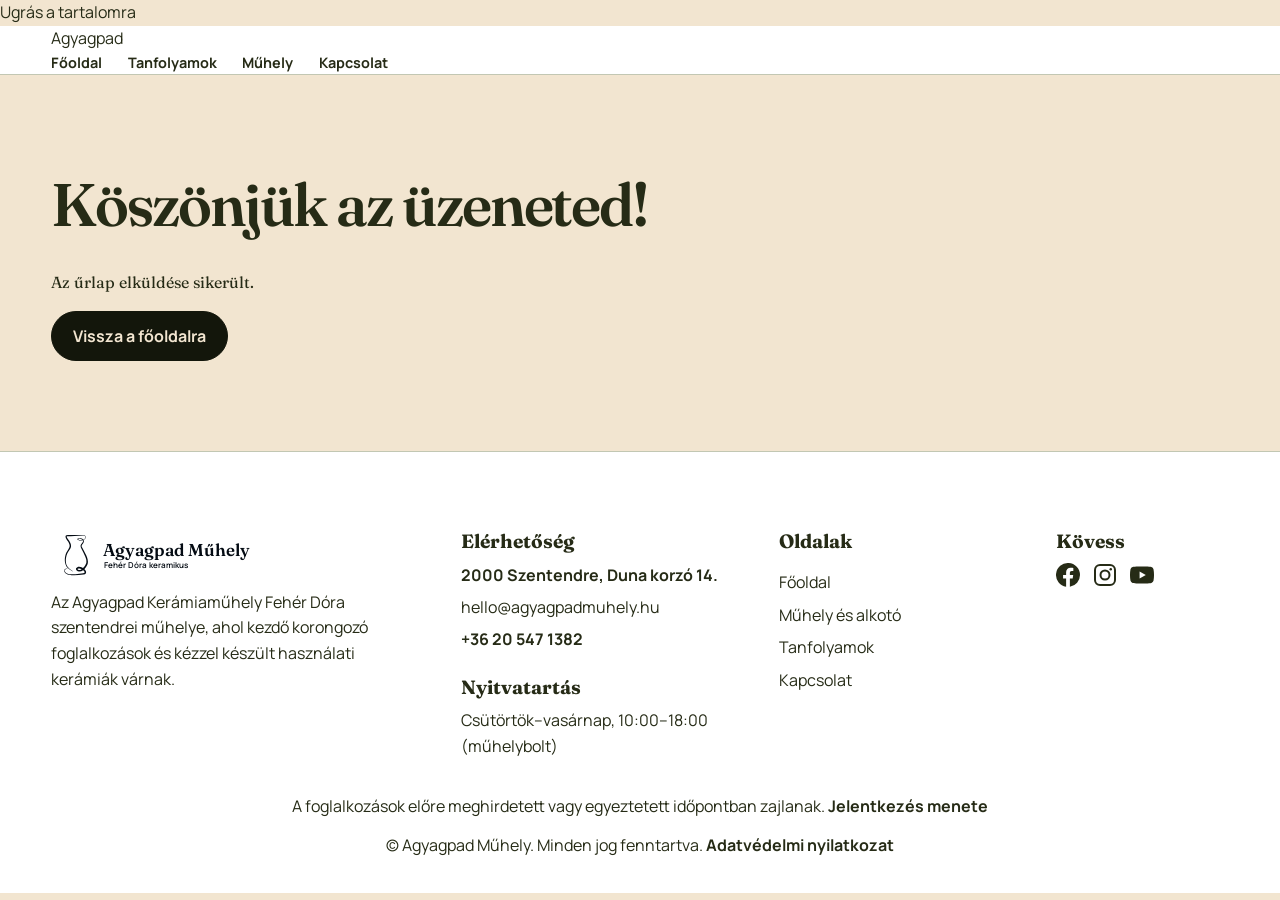
<file: koszonjuk.html>
<!doctype html>
<html lang="hu">
<head>
<meta charset="utf-8">
<meta name="viewport" content="width=device-width,initial-scale=1">
<meta name="description" content="Kezdő korongozás és kézzel készült kerámiák a szentendrei Agyagpad műhelyben.">
<title>Üzenet elküldve | Agyagpad</title>
<link rel="stylesheet" href="stilus.css">
<script src="mobil-menu.js" defer></script></head>
<body>
<a class="skip" href="#tartalom">Ugrás a tartalomra</a>
<header><div class="wrap header"><a class="logo" href="index.html">Agyagpad</a><button class="menu-toggle" type="button" aria-label="Menü" aria-expanded="false" aria-controls="site-menu" hidden><span aria-hidden="true"></span></button><nav id="site-menu" aria-label="Fő navigáció"><a href="index.html">Főoldal</a><a href="tanfolyamok.html">Tanfolyamok</a><a href="muhely.html">Műhely</a><a href="kapcsolat.html">Kapcsolat</a></nav></div></header>
<main id="tartalom" class="wrap"><section class="intro"><h1>Köszönjük az üzeneted!</h1><p class="lead">Az űrlap elküldése sikerült.</p><a class="button" href="index.html">Vissza a főoldalra</a></section></main>
<footer id="kapcsolat" class="site-footer">
  <div class="wrap">
    <div class="footer-columns">
      <div>
        <svg class="footer-logo" xmlns="http://www.w3.org/2000/svg" width="455" height="100" viewBox="0 0 455 100" role="img" aria-label="Agyagpad Műhely · Fehér Dóra keramikus" focusable="false">
  <g fill="#040B13">
    <path transform="scale(.1)" d="M433.42,840.3c-20.93-13.55-44.19-27.57-64.8-41.33-16.4-10.66-33-22-45.96-36.93-7.1-8.29-13.66-17.72-19.17-27.16-45.58-78.8-35.15-187.72,1.04-268.42,10.36-23.8,25.8-46.65,39.41-67.73,8.51-13.65,16.7-27.28,21.98-42.38,12.04-38-9.69-76.37-28.88-108.71-14.69-21.44-31.3-41.8-42.27-65.83-8.68-18.41-13.87-43.92,7.97-55.99,3.76-1.88,7.15-3.34,11.03-3.76,9.36-.36,27.99-.86,37.34-1.1,96.34-1.94,192.74-.14,289.05-1.28,15.18.73,31.42,6.96,39.68,20.52,19.95,34.49-7.33,70.92-40.11,83.63-19.3,8.28-41.19,10.47-61.88,7.22-12.8-1.92-25.34-6.16-36.82-12.13-6.26-3.54-12.78-6.69-16.79-13.06-5.2-8.22-.17-16.26,8.62-18.85,17.78-4.58,36.17-6.11,54.48-3.81,13.81,1.83,28.3,6.47,39.71,15.09,15.29,11.02,25.86,30.15,23.53,49.6-1.6,15.8-11.33,30.41-20.49,42.05-25.63,31.81-33.23,45.61-11.14,82.95,4.05,7.07,9.5,16.3,13.01,23.61,15.27,31.25,32.74,61.41,48.87,92.47,24.92,48.2,48.53,99.38,49.28,154.88.12,6.98-.32,14.44-.97,21.4-3.99,31-19.06,59.16-35.76,84.57-29.98,43.96-81.5,95.76-138.92,92.63-16.71-1.21-34.12-7.39-45.98-19.56-12.53-12.37-19.35-32.48-9.64-48.9,5.13-8.99,13.61-14.41,22.33-18.53,49.33-22.16,112.33,12.7,146.91,47.82,10.71,11.34,20.25,23.8,24.43,39.38,3.16,12.47,2.51,25.7-5.21,37-10.01,14.52-28.78,18.76-44.72,20.76-61.08,8.49-122.67,14.2-184.4,14.75-11.78.05-27.93.07-39.71-.32-5.5-.09-11.13-.41-16.65-.56-7.83-.6-15.87-1.22-23.64-2.42-27.03-3.83-53.84-12-76.7-27.52-19.66-12.96-38.67-33.46-41.18-58.44-2.3-26.51,22.82-37.6,44.28-42.89,8.59-2.21,17.24-3.77,25.77-5.52,0,0,.74,2.91.74,2.91-20.5,6.44-63.22,14.32-61.72,41.65,1.2,14.05,9.5,26.47,19.52,36.14,24.64,22.92,58.32,33.27,91.39,36.26,7.27.76,14.81,1.03,22.13,1.24,53.02-.24,106.2-4.16,158.81-10.76,24.97-2.81,52.43-7.53,77.39-11.4,7.2-1.04,14.83-2.67,20.69-5.73,7.26-3.46,7.19-11.05,5.4-17.64-3.05-9.99-10.07-18.18-17.78-26.1-5.58-5.48-11.75-10.69-18.27-15.43-19.2-13.81-41.06-24.98-64.25-28.06-11.45-1.32-22.08-.42-31.89,4.83-2.29,1.43-5.57,2.9-6.16,5.27-.04.27-.05.67.06,1.3.1.62.37,1.44.78,2.37,1.8,4.06,6.49,8.69,10.7,10.72,19.46,9.78,40.2,4.94,60.01-5.82,41.29-23.83,74.73-66.36,93.76-109.84,3.78-9.26,6.7-18.11,7.97-27.57,2.66-22.22.37-44.3-4.97-66.34-3.93-16.25-9.57-32.2-16.01-47.68-21.9-51.92-50.12-100.48-73.66-152.41-8.53-16.32-18.8-33.48-20.09-52.88-1.97-26.75,14.63-45.85,30.71-64.32,9.98-11.84,19.93-24.9,18.61-40.31-1.14-12.63-10.02-24.59-20.87-31.36-22.76-14.09-51.93-13.91-77.64-8.37,0,0,.5-.15.5-.15-1.3.41-2.25.91-2.85,1.42,0-.02.07-.2.06-.31.45,2.02,3.29,4.32,5.27,5.78.83.55,2.71,1.73,3.64,2.28,4.93,3.14,10.43,5.81,15.82,8.03,19.26,7.63,40.85,9.73,61.14,5.37,17.15-3.67,33.96-11.69,45.55-25.07,7.51-8.51,12.73-19.35,12.69-30.73-.37-18.36-10.86-30.89-29.29-34.26-5.85-1.17-11.37-1.05-17.49-.76-55.75,2.03-111.68,3.97-167.32,6.69-49.32,2.32-99.04,5.28-148.29,9,0,0,2.51-.42,2.51-.42-3.92,1.36-6.19,2.64-5.96,7.12.13,5.96,3.1,13.03,5.92,18.9,10.95,22.15,27.95,41.78,42.07,62.2,18.94,30.67,37.25,64.64,36.52,102.35-.21,9.8-1.89,19.7-5.02,29.02-2.21,6.72-5.28,13.09-8.41,19.39-12.68,24.78-30.83,47.76-44.49,71.05-46.21,79.88-65.24,201.27-15.91,283.49,3.1,5.24,6.64,10.38,10.25,15.27,6.32,8.03,13.58,15.24,21.45,21.99,18.08,14.92,42.06,32.12,60.73,46.45,6.81,5.15,13.62,10.3,20.37,15.54,0,0-1.72,2.46-1.72,2.46h0Z"/>
    <text x="103" y="54" font-family="Fraunces, Georgia, serif" font-size="34" font-weight="600">Agyagpad Műhely</text>
    <text x="105" y="77" font-family="Manrope, Arial, sans-serif" font-size="16" font-weight="600">Fehér Dóra keramikus</text>
  </g>
</svg>
        <p>Az Agyagpad Kerámiaműhely Fehér Dóra szentendrei műhelye, ahol kezdő korongozó foglalkozások és kézzel készült használati kerámiák várnak.</p>
      </div>
      <div>
        <h2 id="footer-contact">Elérhetőség</h2>
        <address>
          <p><a href="https://www.google.com/maps/dir/?api=1&amp;destination=2000%20Szentendre%2C%20Duna%20korz%C3%B3%2014">2000 Szentendre, Duna korzó 14.</a></p>
          <p>hello@agyagpadmuhely.hu</p>
          <p><a href="tel:+36205471382">+36 20 547 1382</a></p>
        </address>
        <h2 class="footer-hours">Nyitvatartás</h2>
        <p>Csütörtök–vasárnap, 10:00–18:00 (műhelybolt)</p>
      </div>
      <nav aria-label="Lábléc menü">
        <h2>Oldalak</h2>
        <a href="index.html#fooldal">Főoldal</a>
        <a href="muhely.html">Műhely és alkotó</a>
        <a href="tanfolyamok.html">Tanfolyamok</a>
        <a href="kapcsolat.html">Kapcsolat</a>
      </nav>
      <div>
        <h2>Kövess</h2>
        <ul class="footer-social" role="list">
          <li><svg viewBox="0 0 24 24" role="img" aria-label="Facebook" fill="currentColor"><path d="M24 12a12 12 0 1 0-13.88 11.85v-8.38H7.08V12h3.04V9.36c0-3 1.79-4.67 4.53-4.67 1.31 0 2.68.23 2.68.23v2.96h-1.51c-1.49 0-1.95.93-1.95 1.88V12h3.33l-.53 3.47h-2.8v8.38A12 12 0 0 0 24 12Z"/></svg></li>
          <li><svg viewBox="0 0 24 24" role="img" aria-label="Instagram" fill="none" stroke="currentColor" stroke-width="2"><rect x="2" y="2" width="20" height="20" rx="5"/><circle cx="12" cy="12" r="4.5"/><circle cx="17.75" cy="6.25" r="1.25" fill="currentColor" stroke="none"/></svg></li>
          <li><svg viewBox="0 0 24 24" role="img" aria-label="YouTube" fill="currentColor"><path fill-rule="evenodd" d="M23.5 6.2a3 3 0 0 0-2.1-2.1C19.5 3.6 12 3.6 12 3.6s-7.5 0-9.4.5A3 3 0 0 0 .5 6.2 31 31 0 0 0 0 12a31 31 0 0 0 .5 5.8 3 3 0 0 0 2.1 2.1c1.9.5 9.4.5 9.4.5s7.5 0 9.4-.5a3 3 0 0 0 2.1-2.1A31 31 0 0 0 24 12a31 31 0 0 0-.5-5.8ZM9.6 15.6l6.2-3.6-6.2-3.6v7.2Z"/></svg></li>
        </ul>
      </div>
    </div>
    <div class="footer-bottom">
      <p>A foglalkozások előre meghirdetett vagy egyeztetett időpontban zajlanak. <a href="jelentkezes-menete.html?vissza=koszonjuk.html">Jelentkezés menete</a></p>
      <p>© Agyagpad Műhely. Minden jog fenntartva. <a href="adatkezelesi-tajekoztato.html"><strong>Adatvédelmi nyilatkozat</strong></a></p>
    </div>
  </div>
</footer>
</body>
</html>
</file>
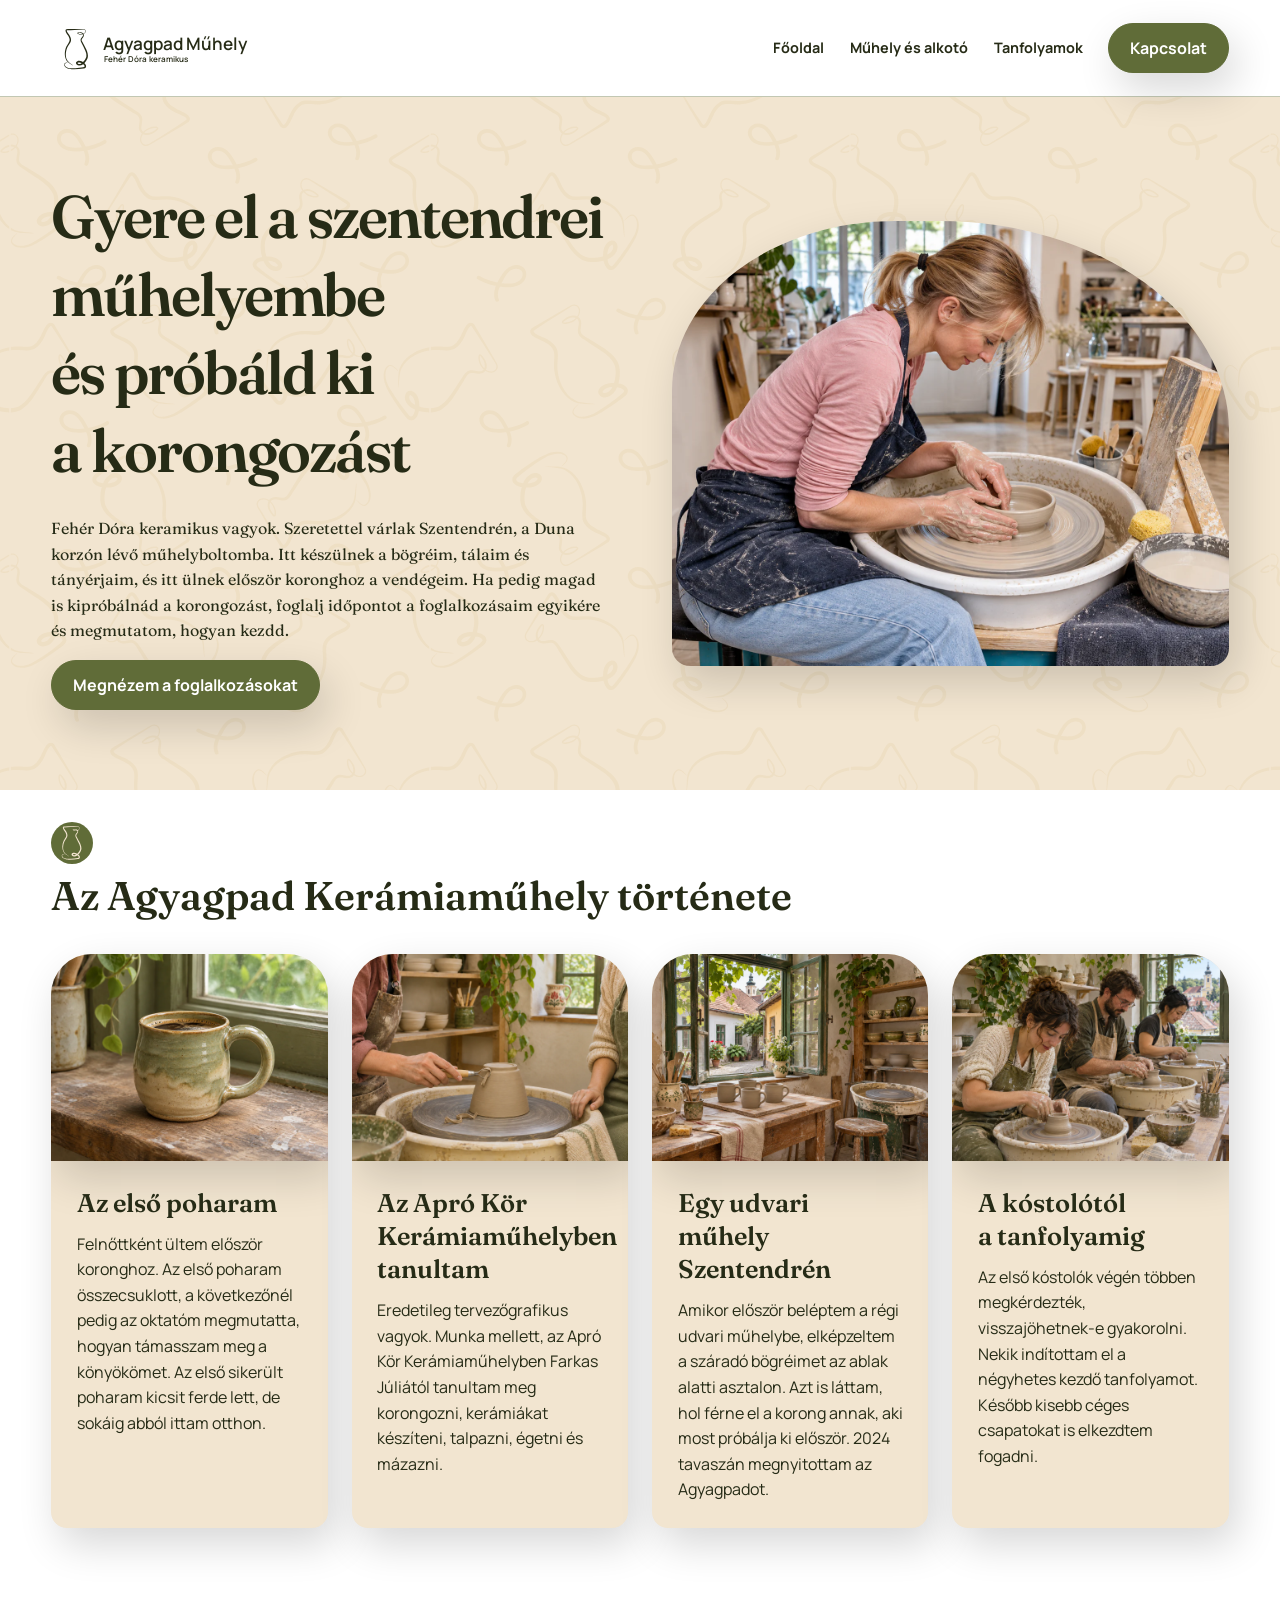
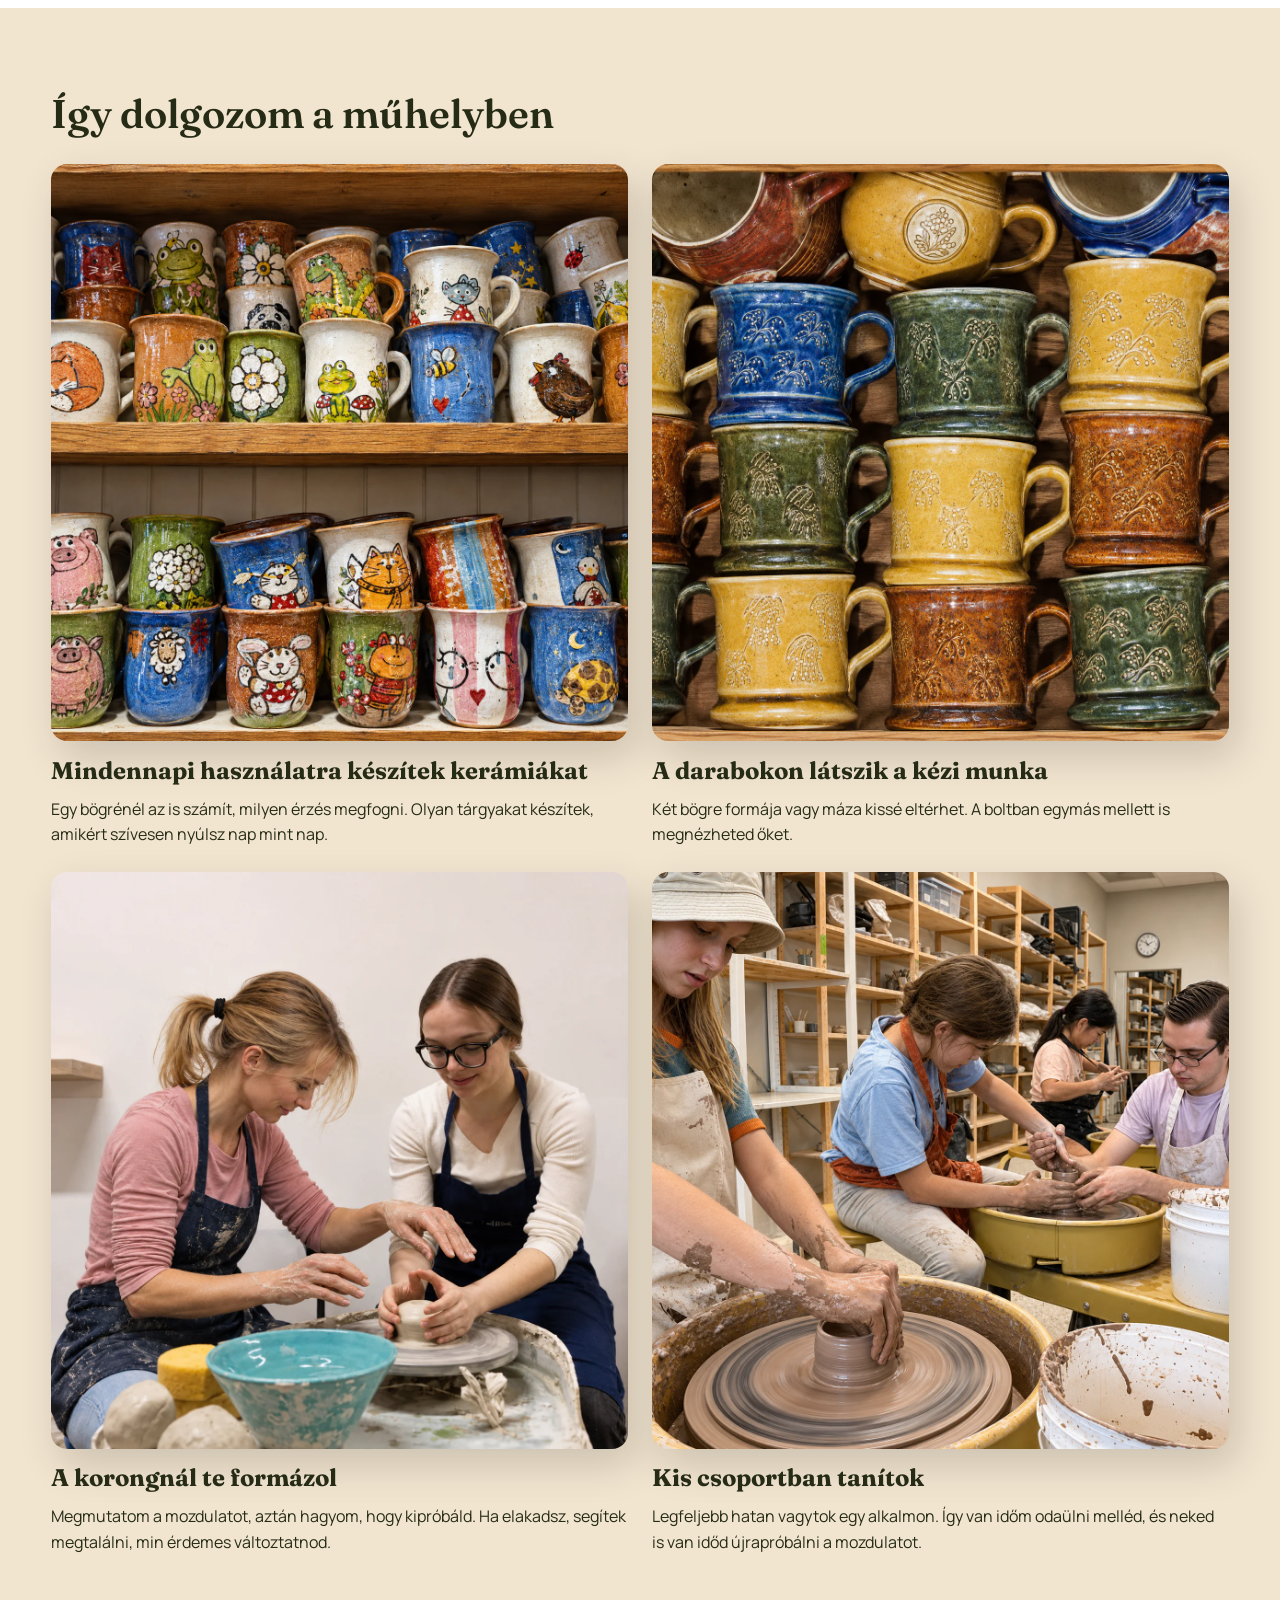
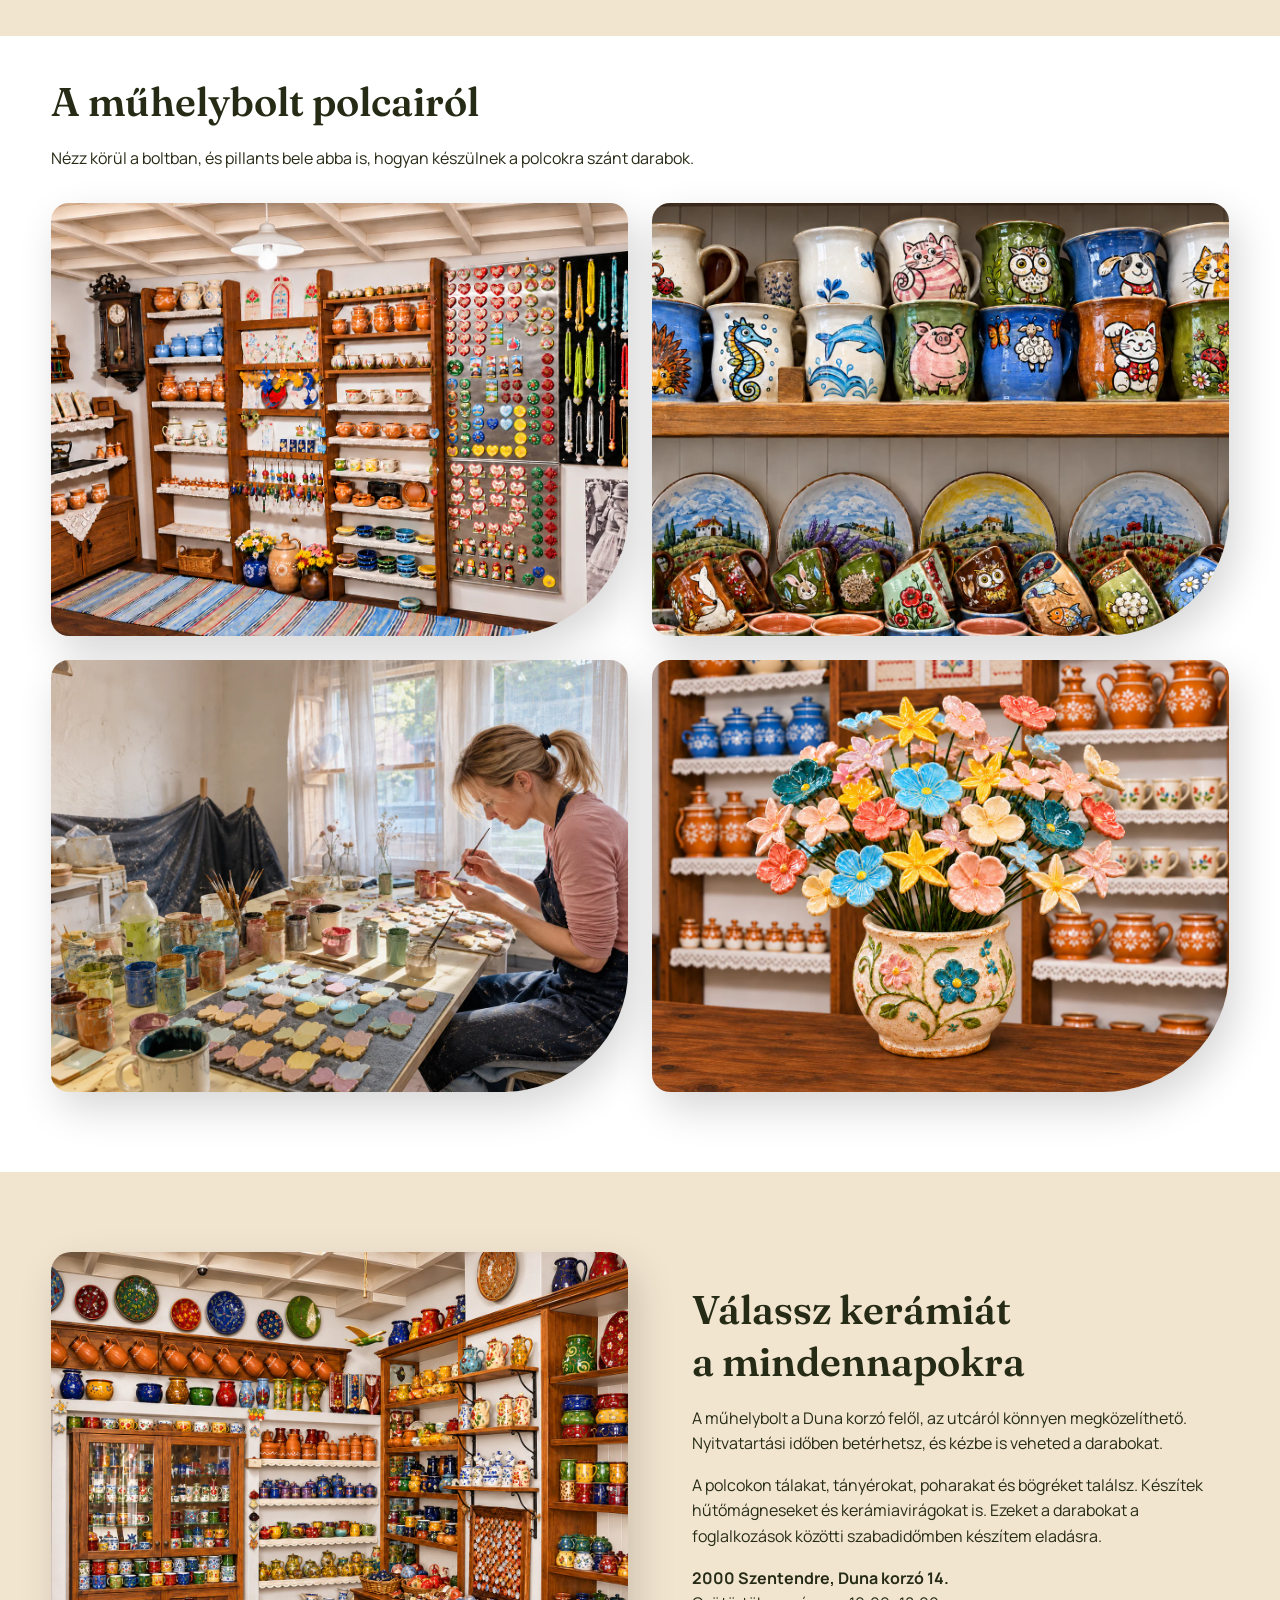
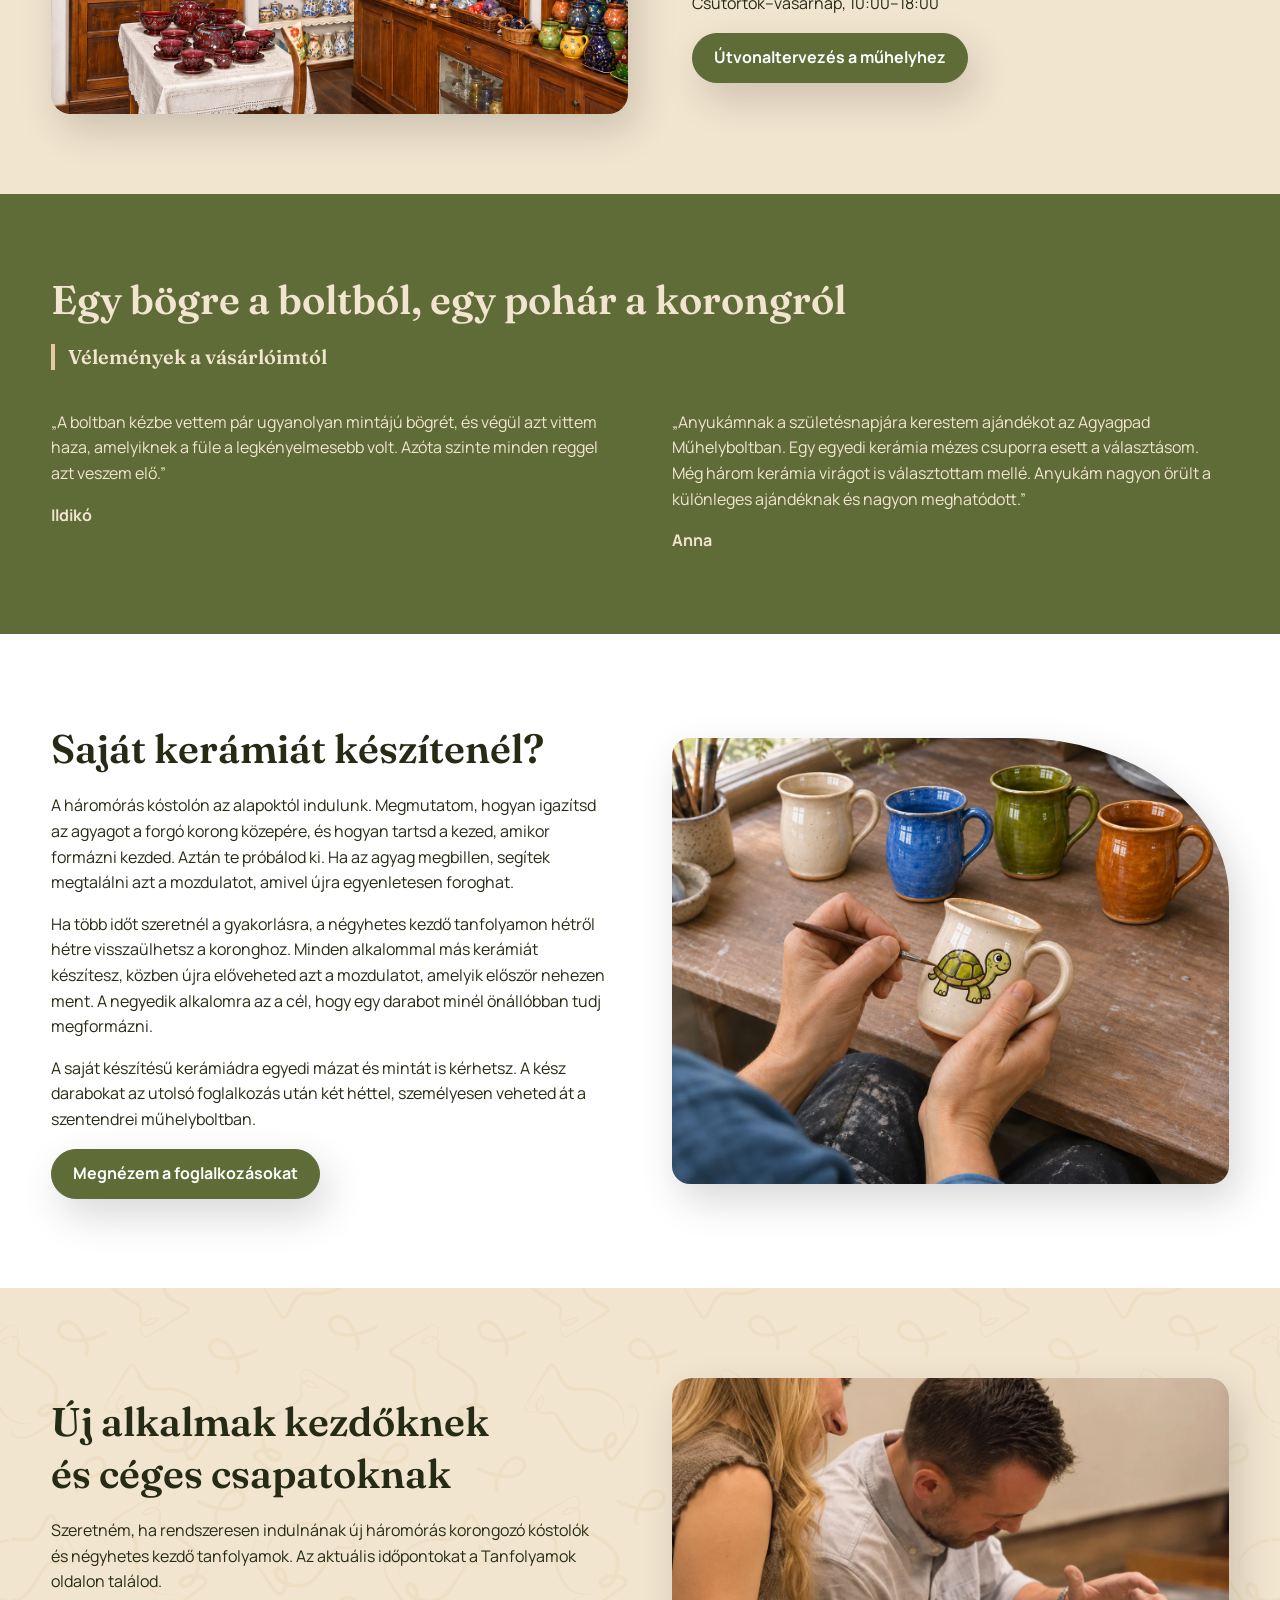
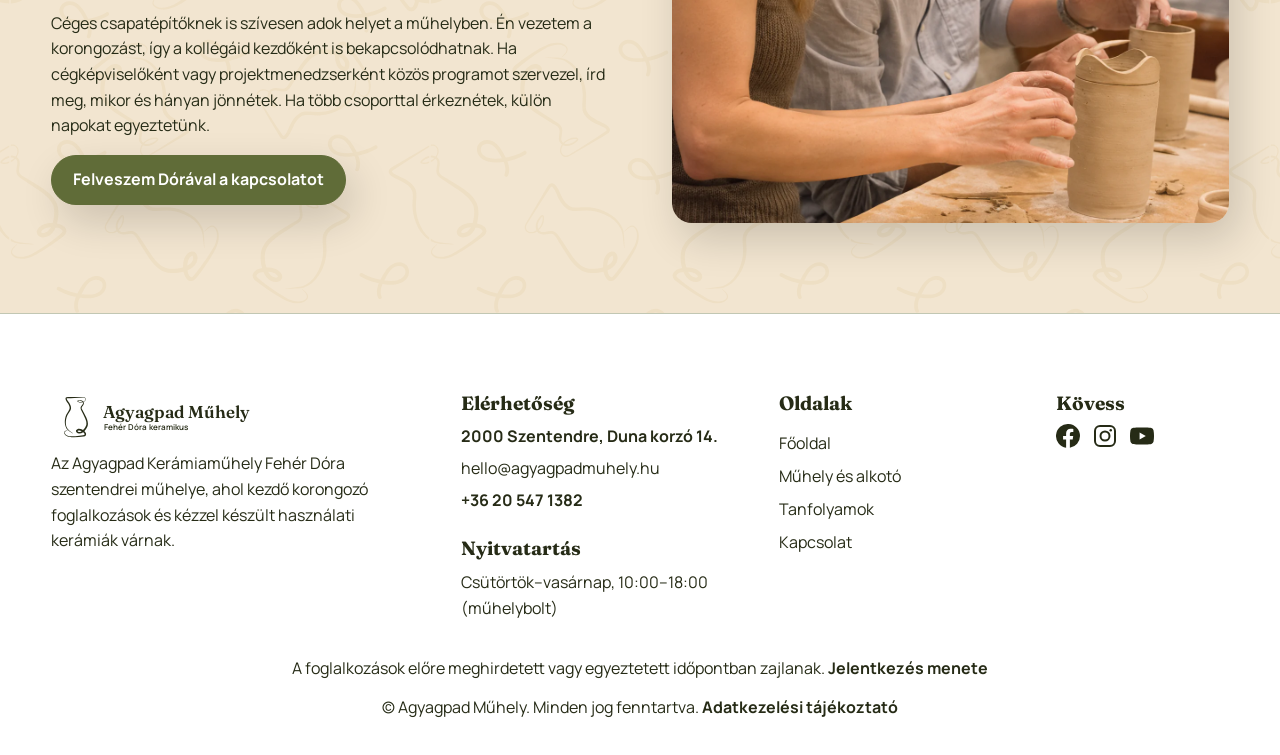
<file: muhely.html>
<!doctype html><html lang="hu"><head><meta charset="utf-8"><meta name="viewport" content="width=device-width,initial-scale=1"><title>Műhely és alkotó | Agyagpad Műhely</title><link rel="icon" href="kepek/favikon.svg"><link rel="stylesheet" href="stilus.css"><script src="mobil-menu.js" defer></script></head><body class="studio-page"><header id="fooldal"><div class="wrap head"><a class="brand" href="index.html#fooldal" aria-label="Agyagpad Műhely – főoldal"><svg xmlns="http://www.w3.org/2000/svg" width="455" height="100" viewBox="0 0 455 100" aria-hidden="true" focusable="false">
  <g fill="#262B16">
    <path transform="scale(.1)" d="M433.42,840.3c-20.93-13.55-44.19-27.57-64.8-41.33-16.4-10.66-33-22-45.96-36.93-7.1-8.29-13.66-17.72-19.17-27.16-45.58-78.8-35.15-187.72,1.04-268.42,10.36-23.8,25.8-46.65,39.41-67.73,8.51-13.65,16.7-27.28,21.98-42.38,12.04-38-9.69-76.37-28.88-108.71-14.69-21.44-31.3-41.8-42.27-65.83-8.68-18.41-13.87-43.92,7.97-55.99,3.76-1.88,7.15-3.34,11.03-3.76,9.36-.36,27.99-.86,37.34-1.1,96.34-1.94,192.74-.14,289.05-1.28,15.18.73,31.42,6.96,39.68,20.52,19.95,34.49-7.33,70.92-40.11,83.63-19.3,8.28-41.19,10.47-61.88,7.22-12.8-1.92-25.34-6.16-36.82-12.13-6.26-3.54-12.78-6.69-16.79-13.06-5.2-8.22-.17-16.26,8.62-18.85,17.78-4.58,36.17-6.11,54.48-3.81,13.81,1.83,28.3,6.47,39.71,15.09,15.29,11.02,25.86,30.15,23.53,49.6-1.6,15.8-11.33,30.41-20.49,42.05-25.63,31.81-33.23,45.61-11.14,82.95,4.05,7.07,9.5,16.3,13.01,23.61,15.27,31.25,32.74,61.41,48.87,92.47,24.92,48.2,48.53,99.38,49.28,154.88.12,6.98-.32,14.44-.97,21.4-3.99,31-19.06,59.16-35.76,84.57-29.98,43.96-81.5,95.76-138.92,92.63-16.71-1.21-34.12-7.39-45.98-19.56-12.53-12.37-19.35-32.48-9.64-48.9,5.13-8.99,13.61-14.41,22.33-18.53,49.33-22.16,112.33,12.7,146.91,47.82,10.71,11.34,20.25,23.8,24.43,39.38,3.16,12.47,2.51,25.7-5.21,37-10.01,14.52-28.78,18.76-44.72,20.76-61.08,8.49-122.67,14.2-184.4,14.75-11.78.05-27.93.07-39.71-.32-5.5-.09-11.13-.41-16.65-.56-7.83-.6-15.87-1.22-23.64-2.42-27.03-3.83-53.84-12-76.7-27.52-19.66-12.96-38.67-33.46-41.18-58.44-2.3-26.51,22.82-37.6,44.28-42.89,8.59-2.21,17.24-3.77,25.77-5.52,0,0,.74,2.91.74,2.91-20.5,6.44-63.22,14.32-61.72,41.65,1.2,14.05,9.5,26.47,19.52,36.14,24.64,22.92,58.32,33.27,91.39,36.26,7.27.76,14.81,1.03,22.13,1.24,53.02-.24,106.2-4.16,158.81-10.76,24.97-2.81,52.43-7.53,77.39-11.4,7.2-1.04,14.83-2.67,20.69-5.73,7.26-3.46,7.19-11.05,5.4-17.64-3.05-9.99-10.07-18.18-17.78-26.1-5.58-5.48-11.75-10.69-18.27-15.43-19.2-13.81-41.06-24.98-64.25-28.06-11.45-1.32-22.08-.42-31.89,4.83-2.29,1.43-5.57,2.9-6.16,5.27-.04.27-.05.67.06,1.3.1.62.37,1.44.78,2.37,1.8,4.06,6.49,8.69,10.7,10.72,19.46,9.78,40.2,4.94,60.01-5.82,41.29-23.83,74.73-66.36,93.76-109.84,3.78-9.26,6.7-18.11,7.97-27.57,2.66-22.22.37-44.3-4.97-66.34-3.93-16.25-9.57-32.2-16.01-47.68-21.9-51.92-50.12-100.48-73.66-152.41-8.53-16.32-18.8-33.48-20.09-52.88-1.97-26.75,14.63-45.85,30.71-64.32,9.98-11.84,19.93-24.9,18.61-40.31-1.14-12.63-10.02-24.59-20.87-31.36-22.76-14.09-51.93-13.91-77.64-8.37,0,0,.5-.15.5-.15-1.3.41-2.25.91-2.85,1.42,0-.02.07-.2.06-.31.45,2.02,3.29,4.32,5.27,5.78.83.55,2.71,1.73,3.64,2.28,4.93,3.14,10.43,5.81,15.82,8.03,19.26,7.63,40.85,9.73,61.14,5.37,17.15-3.67,33.96-11.69,45.55-25.07,7.51-8.51,12.73-19.35,12.69-30.73-.37-18.36-10.86-30.89-29.29-34.26-5.85-1.17-11.37-1.05-17.49-.76-55.75,2.03-111.68,3.97-167.32,6.69-49.32,2.32-99.04,5.28-148.29,9,0,0,2.51-.42,2.51-.42-3.92,1.36-6.19,2.64-5.96,7.12.13,5.96,3.1,13.03,5.92,18.9,10.95,22.15,27.95,41.78,42.07,62.2,18.94,30.67,37.25,64.64,36.52,102.35-.21,9.8-1.89,19.7-5.02,29.02-2.21,6.72-5.28,13.09-8.41,19.39-12.68,24.78-30.83,47.76-44.49,71.05-46.21,79.88-65.24,201.27-15.91,283.49,3.1,5.24,6.64,10.38,10.25,15.27,6.32,8.03,13.58,15.24,21.45,21.99,18.08,14.92,42.06,32.12,60.73,46.45,6.81,5.15,13.62,10.3,20.37,15.54,0,0-1.72,2.46-1.72,2.46h0Z"/>
    <text x="103" y="54" font-family="Fraunces, Georgia, serif" font-size="34" font-weight="600">Agyagpad Műhely</text>
    <text x="105" y="77" font-family="Manrope, Arial, sans-serif" font-size="16" font-weight="600">Fehér Dóra keramikus</text>
  </g>
</svg></a><button class="menu-toggle" type="button" aria-label="Menü" aria-expanded="false" aria-controls="site-menu" hidden><span aria-hidden="true"></span></button><nav id="site-menu" aria-label="Főmenü"><a href="index.html#fooldal">Főoldal</a><a href="muhely.html" aria-current="page">Műhely és alkotó</a><a href="tanfolyamok.html">Tanfolyamok</a><a class="button " href="kapcsolat.html#jelentkezes">Kapcsolat</a></nav></div></header>
<main><section class="studio-section"><div class="wrap split"><div><h1>Gyere el a szentendrei műhelyembe és próbáld ki a korongozást</h1>
<p class="subtitle">Fehér Dóra keramikus vagyok. Szeretettel várlak Szentendrén, a Duna korzón lévő műhelyboltomba. Itt készülnek a bögréim, tálaim és tányérjaim, és itt ülnek először koronghoz a vendégeim. Ha pedig magad is kipróbálnád a korongozást, foglalj időpontot a foglalkozásaim egyikére és megmutatom, hogyan kezdd.</p><a class="button" href="tanfolyamok.html">Megnézem a foglalkozásokat</a></div><img src="kepek/dora-korongozas-hero.webp" alt="Dóra a korongnál agyagot formáz"></div></section><section class="studio-section band studio-story"><div class="wrap "><h2>Az Agyagpad Kerámiaműhely története</h2><div class="story-grid">
<article><img src="kepek/tortenet-elso-bogre.webp" alt="Füles, mázas kerámiabögre kávéval az ablakpárkányon" loading="lazy"><div class="story-card-copy"><h2>Az első poharam</h2>
<p>Felnőttk&#233;nt &#252;ltem elősz&#246;r koronghoz. Az első poharam &#246;sszecsuklott, a k&#246;vetkezőn&#233;l pedig az oktat&#243;m megmutatta, hogyan t&#225;masszam meg a k&#246;ny&#246;k&#246;met. Az első siker&#252;lt poharam kicsit ferde lett, de sok&#225;ig abb&#243;l ittam otthon.</p></div></article>
<article><img src="kepek/tortenet-keramiatanulas-talpazas.webp" alt="Júlia a pohár talpát formázza, Dóra keze a korong tálcájának peremén pihen" loading="lazy"><div class="story-card-copy"><h2>Az Apró Kör Kerámiaműhelyben tanultam</h2><p>Eredetileg tervezőgrafikus vagyok. Munka mellett, az Apró Kör Kerámiaműhelyben Farkas Júliától tanultam meg korongozni, kerámiákat készíteni, talpazni, égetni és mázazni.</p></div></article>
<article><img src="kepek/tortenet-udvari-muhely.webp" alt="Száradó bögrék az udvari műhely ablaka alatt" loading="lazy"><div class="story-card-copy"><h2>Egy udvari műhely Szentendr&#233;n</h2>
<p>Amikor elősz&#246;r bel&#233;ptem a r&#233;gi udvari műhelybe, elk&#233;pzeltem a sz&#225;rad&#243; b&#246;gr&#233;imet az ablak alatti asztalon. Azt is l&#225;ttam, hol f&#233;rne el a korong annak, aki most pr&#243;b&#225;lja ki elősz&#246;r. 2024 tavasz&#225;n megnyitottam az Agyagpadot.</p></div></article>
<article><img src="kepek/tortenet-tanfolyam.webp" alt="Kezdők formázzák az agyagot a fazekaskorongokon" loading="lazy"><div class="story-card-copy"><h2>A k&#243;stol&#243;t&#243;l a tanfolyamig</h2>
<p>Az első k&#243;stol&#243;k v&#233;g&#233;n t&#246;bben megk&#233;rdezt&#233;k, visszaj&#246;hetnek-e gyakorolni. Nekik ind&#237;tottam el a n&#233;gyhetes kezdő tanfolyamot. K&#233;sőbb kisebb c&#233;ges csapatokat is elkezdtem fogadni.</p></div></article>
</div></div></section>
<section class="studio-section studio-values">
  <div class="wrap">
    <h2>Így dolgozom a műhelyben</h2>
    <div class="studio-values-gallery">
      <article>
        <img src="kepek/galeria-bolt-bogrek.webp" alt="Színes, mintás bögrék a műhelybolt polcain" loading="lazy">
        <h3>Mindennapi használatra készítek kerámiákat</h3>
        <p>Egy bögrénél az is számít, milyen érzés megfogni. Olyan tárgyakat készítek, amikért szívesen nyúlsz nap mint nap.</p>
      </article>
      <article>
        <img src="kepek/galeria-mazas-bogrek.webp" alt="Különböző színű és mázú, kézzel készült bögrék" loading="lazy">
        <h3>A darabokon látszik a kézi munka</h3>
        <p>Két bögre formája vagy máza kissé eltérhet. A boltban egymás mellett is megnézheted őket.</p>
      </article>
      <article>
        <img src="kepek/dora-korongozast-mutat.webp" alt="Dóra mutatja a mozdulatot, miközben a résztvevő agyagot formáz a korongon" loading="lazy">
        <h3>A korongnál te formázol</h3>
        <p>Megmutatom a mozdulatot, aztán hagyom, hogy kipróbáld. Ha elakadsz, segítek megtalálni, min érdemes változtatnod.</p>
      </article>
      <article>
        <img src="kepek/galeria-kis-csoport.webp" alt="Egy kis csoport résztvevői fazekaskorongokon formázzák az agyagot" loading="lazy">
        <h3>Kis csoportban tanítok</h3>
        <p>Legfeljebb hatan vagytok egy alkalmon. Így van időm odaülni melléd, és neked is van időd újrapróbálni a mozdulatot.</p>
      </article>
    </div>
  </div>
</section><section class="studio-section band studio-shop-shelves"><div class="wrap "><h2>A műhelybolt polcair&#243;l</h2>
<p>N&#233;zz k&#246;r&#252;l a boltban, &#233;s pillants bele abba is, hogyan k&#233;sz&#252;lnek a polcokra sz&#225;nt darabok.</p><div class="studio-gallery"><img src="kepek/polcok-boltbelso-sotet-fa.webp" alt="A műhelybolt belső tere" loading="lazy"><img src="kepek/polcok-keramiareszlet-felirat-nelkul.webp" alt="A bolt kínálata" loading="lazy"><div class="studio-gallery-magnet-painting"><img src="kepek/polcok-dora-magnesek.webp" alt="Dóra hűtőmágneseket fest" loading="lazy"></div><img src="kepek/galeria-bolt-keramiaviragok-sotet-fa.webp" alt="Dóra színes, mázas kerámiavirágai a bolt pultján" loading="lazy"></div></div></section><section id="muhelybolt" class="studio-section band"><div class="wrap split">
  <img src="kepek/muhelybolt-belso-feher-fal.webp" alt="Színes kerámiák a műhelybolt fa polcain" loading="lazy">
<div><h2>V&#225;lassz ker&#225;mi&#225;t a mindennapokra</h2>
<p>A műhelybolt a Duna korz&#243; felől, az utc&#225;r&#243;l k&#246;nnyen megk&#246;zel&#237;thető. Nyitvatart&#225;si időben bet&#233;rhetsz, &#233;s k&#233;zbe is veheted a darabokat.</p>
<p>A polcokon t&#225;lakat, t&#225;ny&#233;rokat, poharakat &#233;s b&#246;gr&#233;ket tal&#225;lsz. K&#233;sz&#237;tek hűtőm&#225;gneseket &#233;s ker&#225;miavir&#225;gokat is. Ezeket a darabokat a foglalkoz&#225;sok k&#246;z&#246;tti szabadidőmben k&#233;sz&#237;tem elad&#225;sra.</p>
<p><strong>2000 Szentendre, Duna korzó 14.</strong><br>Csütörtök–vasárnap, 10:00–18:00</p><a class="button" href="https://www.google.com/maps/dir/?api=1&amp;destination=2000%20Szentendre%2C%20Duna%20korz%C3%B3%2014">Útvonaltervezés a műhelyhez</a></div>
</div></section><section class="studio-section studio-reviews"><div class="wrap "><h2>Egy b&#246;gre a boltb&#243;l, egy poh&#225;r a korongr&#243;l</h2>
<p class="eyebrow">Vélemények a vásárlóimtól</p>
<div class="split studio-testimonials">
<div><p>„A boltban kézbe vettem pár ugyanolyan mintájú bögrét, és végül azt vittem haza, amelyiknek a füle a legkényelmesebb volt. Azóta szinte minden reggel azt veszem elő.”</p><p><strong>Ildikó</strong></p></div>
<div><p>„Anyukámnak a születésnapjára kerestem ajándékot az Agyagpad Műhelyboltban. Egy egyedi kerámia mézes csuporra esett a választásom. Még három kerámia virágot is választottam mellé. Anyukám nagyon örült a különleges ajándéknak és nagyon meghatódott.”</p><p><strong>Anna</strong></p></div>
</div></div></section><section class="studio-section band studio-create"><div class="wrap split"><div><h2>Saját kerámiát készítenél?</h2>
<p>A háromórás kóstolón az alapoktól indulunk. Megmutatom, hogyan igazítsd az agyagot a forgó korong közepére, és hogyan tartsd a kezed, amikor formázni kezded. Aztán te próbálod ki. Ha az agyag megbillen, segítek megtalálni azt a mozdulatot, amivel újra egyenletesen foroghat.</p>
<p>Ha több időt szeretnél a gyakorlásra, a négyhetes kezdő tanfolyamon hétről hétre visszaülhetsz a koronghoz. Minden alkalommal más kerámiát készítesz, közben újra előveheted azt a mozdulatot, amelyik először nehezen ment. A negyedik alkalomra az a cél, hogy egy darabot minél önállóbban tudj megformázni.</p>
<p>A saját készítésű kerámiádra egyedi mázat és mintát is kérhetsz. A kész darabokat az utolsó foglalkozás után két héttel, személyesen veheted át a szentendrei műhelyboltban.</p>
<a class="button" href="tanfolyamok.html">Megnézem a foglalkozásokat</a></div><img src="kepek/dora-teknosos-bogret-fest.webp" alt="Dóra teknőst fest egy fényes mázú, füles bögrére. Az asztalon színes, mintázatlan bögrék sorakoznak." loading="lazy"></div></section><section class="studio-section studio-team"><div class="wrap split"><div><h2>Új alkalmak kezdőknek és céges csapatoknak</h2>
<p>Szeretn&#233;m, ha rendszeresen induln&#225;nak &#250;j h&#225;rom&#243;r&#225;s korongoz&#243; k&#243;stol&#243;k &#233;s n&#233;gyhetes kezdő tanfolyamok. Az aktu&#225;lis időpontokat a Tanfolyamok oldalon tal&#225;lod.</p>
<p>C&#233;ges csapat&#233;p&#237;tőknek is sz&#237;vesen adok helyet a műhelyben. &#201;n vezetem a korongoz&#225;st, &#237;gy a koll&#233;g&#225;id kezdők&#233;nt is bekapcsol&#243;dhatnak. Ha c&#233;gk&#233;pviselők&#233;nt vagy projektmenedzserk&#233;nt k&#246;z&#246;s programot szervezel, &#237;rd meg, mikor &#233;s h&#225;nyan j&#246;nn&#233;tek. Ha t&#246;bb csoporttal &#233;rkezn&#233;tek, k&#252;l&#246;n napokat egyeztet&#252;nk.</p><a class="button" href="kapcsolat.html?program=csapat#jelentkezes">Felveszem Dórával a kapcsolatot</a></div><img src="kepek/csapatepito-keramiaformazas-javitott.webp" alt="Két résztvevő agyagedényt formáz a műhelyasztalnál." loading="lazy"></div></section></main><footer id="kapcsolat" class="site-footer">
  <div class="wrap">
    <div class="footer-columns">
      <div>
        <svg class="footer-logo" xmlns="http://www.w3.org/2000/svg" width="455" height="100" viewBox="0 0 455 100" role="img" aria-label="Agyagpad Műhely · Fehér Dóra keramikus" focusable="false">
  <g fill="#262B16">
    <path transform="scale(.1)" d="M433.42,840.3c-20.93-13.55-44.19-27.57-64.8-41.33-16.4-10.66-33-22-45.96-36.93-7.1-8.29-13.66-17.72-19.17-27.16-45.58-78.8-35.15-187.72,1.04-268.42,10.36-23.8,25.8-46.65,39.41-67.73,8.51-13.65,16.7-27.28,21.98-42.38,12.04-38-9.69-76.37-28.88-108.71-14.69-21.44-31.3-41.8-42.27-65.83-8.68-18.41-13.87-43.92,7.97-55.99,3.76-1.88,7.15-3.34,11.03-3.76,9.36-.36,27.99-.86,37.34-1.1,96.34-1.94,192.74-.14,289.05-1.28,15.18.73,31.42,6.96,39.68,20.52,19.95,34.49-7.33,70.92-40.11,83.63-19.3,8.28-41.19,10.47-61.88,7.22-12.8-1.92-25.34-6.16-36.82-12.13-6.26-3.54-12.78-6.69-16.79-13.06-5.2-8.22-.17-16.26,8.62-18.85,17.78-4.58,36.17-6.11,54.48-3.81,13.81,1.83,28.3,6.47,39.71,15.09,15.29,11.02,25.86,30.15,23.53,49.6-1.6,15.8-11.33,30.41-20.49,42.05-25.63,31.81-33.23,45.61-11.14,82.95,4.05,7.07,9.5,16.3,13.01,23.61,15.27,31.25,32.74,61.41,48.87,92.47,24.92,48.2,48.53,99.38,49.28,154.88.12,6.98-.32,14.44-.97,21.4-3.99,31-19.06,59.16-35.76,84.57-29.98,43.96-81.5,95.76-138.92,92.63-16.71-1.21-34.12-7.39-45.98-19.56-12.53-12.37-19.35-32.48-9.64-48.9,5.13-8.99,13.61-14.41,22.33-18.53,49.33-22.16,112.33,12.7,146.91,47.82,10.71,11.34,20.25,23.8,24.43,39.38,3.16,12.47,2.51,25.7-5.21,37-10.01,14.52-28.78,18.76-44.72,20.76-61.08,8.49-122.67,14.2-184.4,14.75-11.78.05-27.93.07-39.71-.32-5.5-.09-11.13-.41-16.65-.56-7.83-.6-15.87-1.22-23.64-2.42-27.03-3.83-53.84-12-76.7-27.52-19.66-12.96-38.67-33.46-41.18-58.44-2.3-26.51,22.82-37.6,44.28-42.89,8.59-2.21,17.24-3.77,25.77-5.52,0,0,.74,2.91.74,2.91-20.5,6.44-63.22,14.32-61.72,41.65,1.2,14.05,9.5,26.47,19.52,36.14,24.64,22.92,58.32,33.27,91.39,36.26,7.27.76,14.81,1.03,22.13,1.24,53.02-.24,106.2-4.16,158.81-10.76,24.97-2.81,52.43-7.53,77.39-11.4,7.2-1.04,14.83-2.67,20.69-5.73,7.26-3.46,7.19-11.05,5.4-17.64-3.05-9.99-10.07-18.18-17.78-26.1-5.58-5.48-11.75-10.69-18.27-15.43-19.2-13.81-41.06-24.98-64.25-28.06-11.45-1.32-22.08-.42-31.89,4.83-2.29,1.43-5.57,2.9-6.16,5.27-.04.27-.05.67.06,1.3.1.62.37,1.44.78,2.37,1.8,4.06,6.49,8.69,10.7,10.72,19.46,9.78,40.2,4.94,60.01-5.82,41.29-23.83,74.73-66.36,93.76-109.84,3.78-9.26,6.7-18.11,7.97-27.57,2.66-22.22.37-44.3-4.97-66.34-3.93-16.25-9.57-32.2-16.01-47.68-21.9-51.92-50.12-100.48-73.66-152.41-8.53-16.32-18.8-33.48-20.09-52.88-1.97-26.75,14.63-45.85,30.71-64.32,9.98-11.84,19.93-24.9,18.61-40.31-1.14-12.63-10.02-24.59-20.87-31.36-22.76-14.09-51.93-13.91-77.64-8.37,0,0,.5-.15.5-.15-1.3.41-2.25.91-2.85,1.42,0-.02.07-.2.06-.31.45,2.02,3.29,4.32,5.27,5.78.83.55,2.71,1.73,3.64,2.28,4.93,3.14,10.43,5.81,15.82,8.03,19.26,7.63,40.85,9.73,61.14,5.37,17.15-3.67,33.96-11.69,45.55-25.07,7.51-8.51,12.73-19.35,12.69-30.73-.37-18.36-10.86-30.89-29.29-34.26-5.85-1.17-11.37-1.05-17.49-.76-55.75,2.03-111.68,3.97-167.32,6.69-49.32,2.32-99.04,5.28-148.29,9,0,0,2.51-.42,2.51-.42-3.92,1.36-6.19,2.64-5.96,7.12.13,5.96,3.1,13.03,5.92,18.9,10.95,22.15,27.95,41.78,42.07,62.2,18.94,30.67,37.25,64.64,36.52,102.35-.21,9.8-1.89,19.7-5.02,29.02-2.21,6.72-5.28,13.09-8.41,19.39-12.68,24.78-30.83,47.76-44.49,71.05-46.21,79.88-65.24,201.27-15.91,283.49,3.1,5.24,6.64,10.38,10.25,15.27,6.32,8.03,13.58,15.24,21.45,21.99,18.08,14.92,42.06,32.12,60.73,46.45,6.81,5.15,13.62,10.3,20.37,15.54,0,0-1.72,2.46-1.72,2.46h0Z"/>
    <text x="103" y="54" font-family="Fraunces, Georgia, serif" font-size="34" font-weight="600">Agyagpad Műhely</text>
    <text x="105" y="77" font-family="Manrope, Arial, sans-serif" font-size="16" font-weight="600">Fehér Dóra keramikus</text>
  </g>
</svg>
        <p>Az Agyagpad Kerámiaműhely Fehér Dóra szentendrei műhelye, ahol kezdő korongozó foglalkozások és kézzel készült használati kerámiák várnak.</p>
      </div>
      <div>
        <h2 id="footer-contact">Elérhetőség</h2>
        <address>
          <p><a href="https://www.google.com/maps/dir/?api=1&amp;destination=2000%20Szentendre%2C%20Duna%20korz%C3%B3%2014">2000 Szentendre, Duna korzó 14.</a></p>
          <p>hello@agyagpadmuhely.hu</p>
          <p><a href="tel:+36205471382">+36 20 547 1382</a></p>
        </address>
        <h2 class="footer-hours">Nyitvatartás</h2>
        <p>Csütörtök–vasárnap, 10:00–18:00 (műhelybolt)</p>
      </div>
      <nav aria-label="Lábléc menü">
        <h2>Oldalak</h2>
        <a href="index.html#fooldal">Főoldal</a>
        <a href="muhely.html">Műhely és alkotó</a>
        <a href="tanfolyamok.html">Tanfolyamok</a>
        <a href="kapcsolat.html">Kapcsolat</a>
      </nav>
      <div>
        <h2>Kövess</h2>
        <ul class="footer-social" role="list">
          <li><svg viewBox="0 0 24 24" role="img" aria-label="Facebook" fill="currentColor"><path d="M24 12a12 12 0 1 0-13.88 11.85v-8.38H7.08V12h3.04V9.36c0-3 1.79-4.67 4.53-4.67 1.31 0 2.68.23 2.68.23v2.96h-1.51c-1.49 0-1.95.93-1.95 1.88V12h3.33l-.53 3.47h-2.8v8.38A12 12 0 0 0 24 12Z"/></svg></li>
          <li><svg viewBox="0 0 24 24" role="img" aria-label="Instagram" fill="none" stroke="currentColor" stroke-width="2"><rect x="2" y="2" width="20" height="20" rx="5"/><circle cx="12" cy="12" r="4.5"/><circle cx="17.75" cy="6.25" r="1.25" fill="currentColor" stroke="none"/></svg></li>
          <li><svg viewBox="0 0 24 24" role="img" aria-label="YouTube" fill="currentColor"><path fill-rule="evenodd" d="M23.5 6.2a3 3 0 0 0-2.1-2.1C19.5 3.6 12 3.6 12 3.6s-7.5 0-9.4.5A3 3 0 0 0 .5 6.2 31 31 0 0 0 0 12a31 31 0 0 0 .5 5.8 3 3 0 0 0 2.1 2.1c1.9.5 9.4.5 9.4.5s7.5 0 9.4-.5a3 3 0 0 0 2.1-2.1A31 31 0 0 0 24 12a31 31 0 0 0-.5-5.8ZM9.6 15.6l6.2-3.6-6.2-3.6v7.2Z"/></svg></li>
        </ul>
      </div>
    </div>
    <div class="footer-bottom">
      <p>A foglalkozások előre meghirdetett vagy egyeztetett időpontban zajlanak. <a href="jelentkezes-menete.html?vissza=muhely.html">Jelentkezés menete</a></p>
      <p>© Agyagpad Műhely. Minden jog fenntartva. <a href="adatkezelesi-tajekoztato.html"><strong>Adatkezelési tájékoztató</strong></a></p>
    </div>
  </div>
</footer></body></html>
</file>
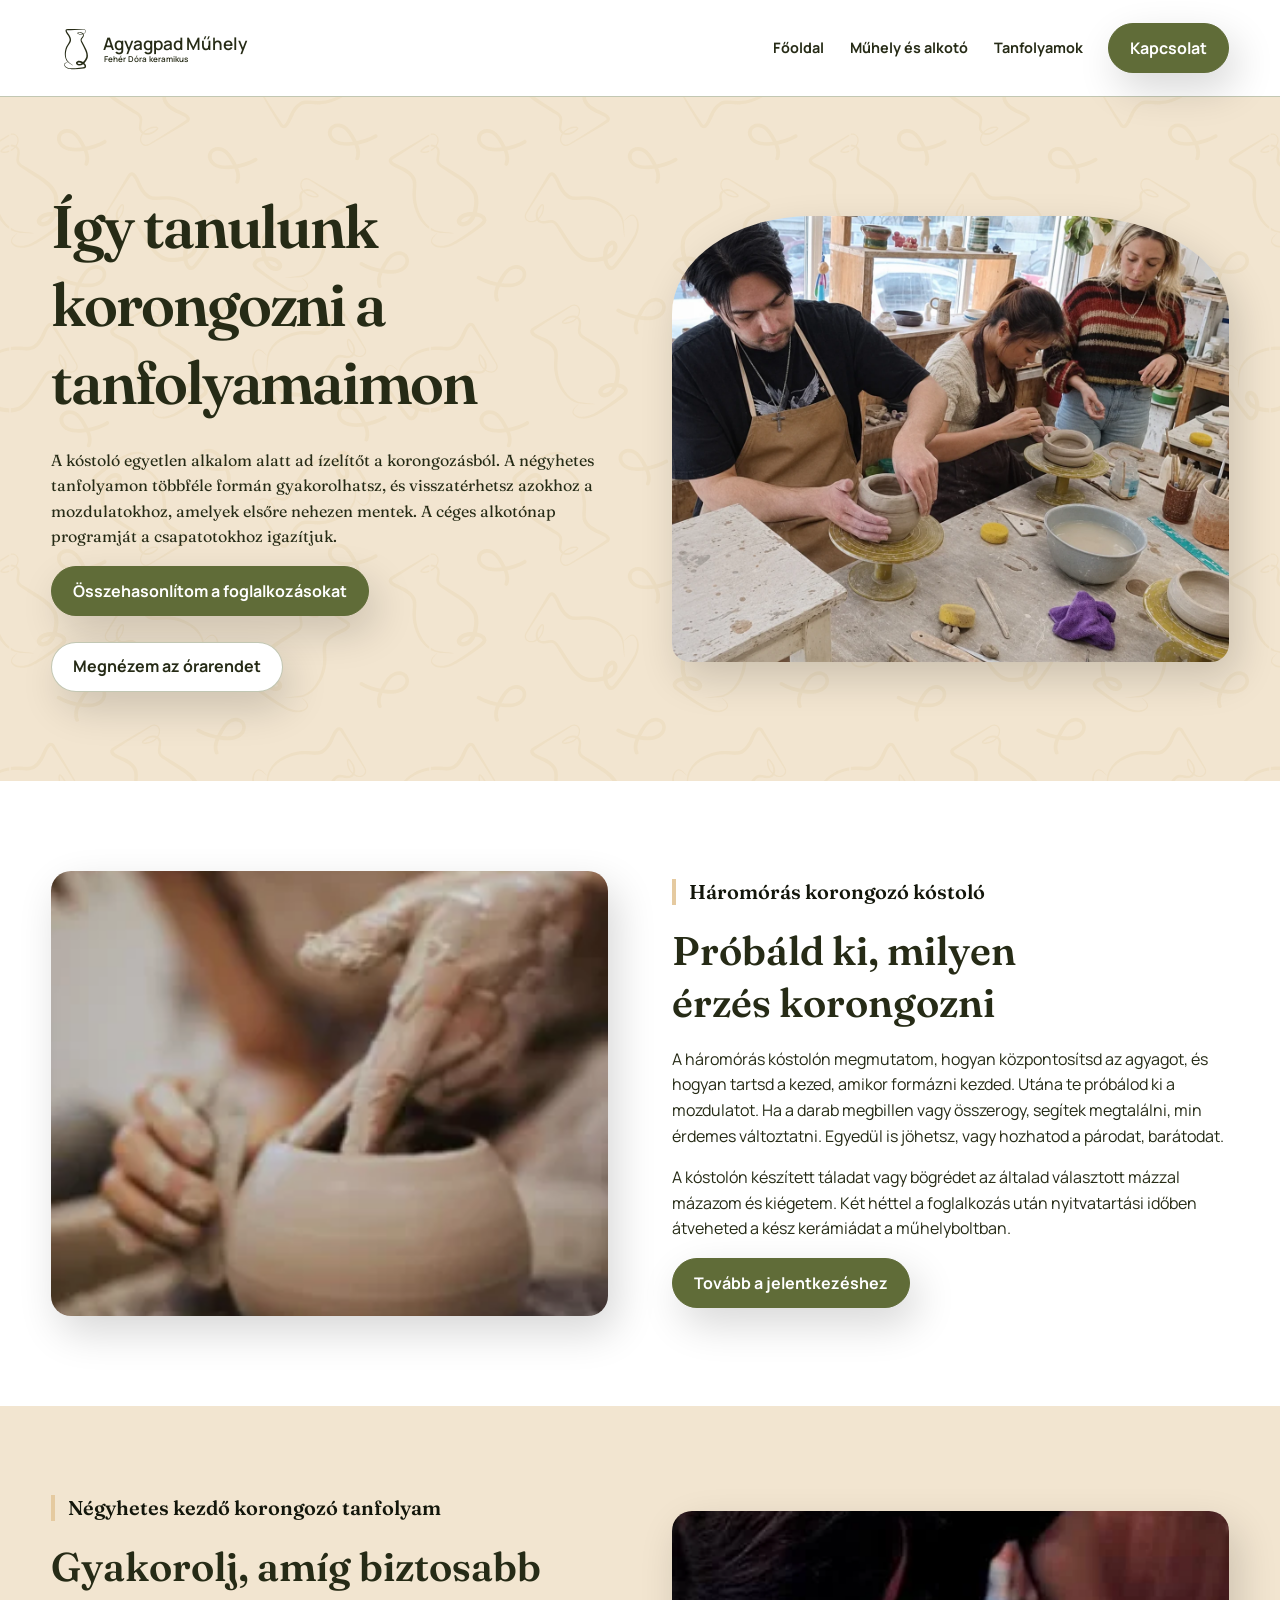
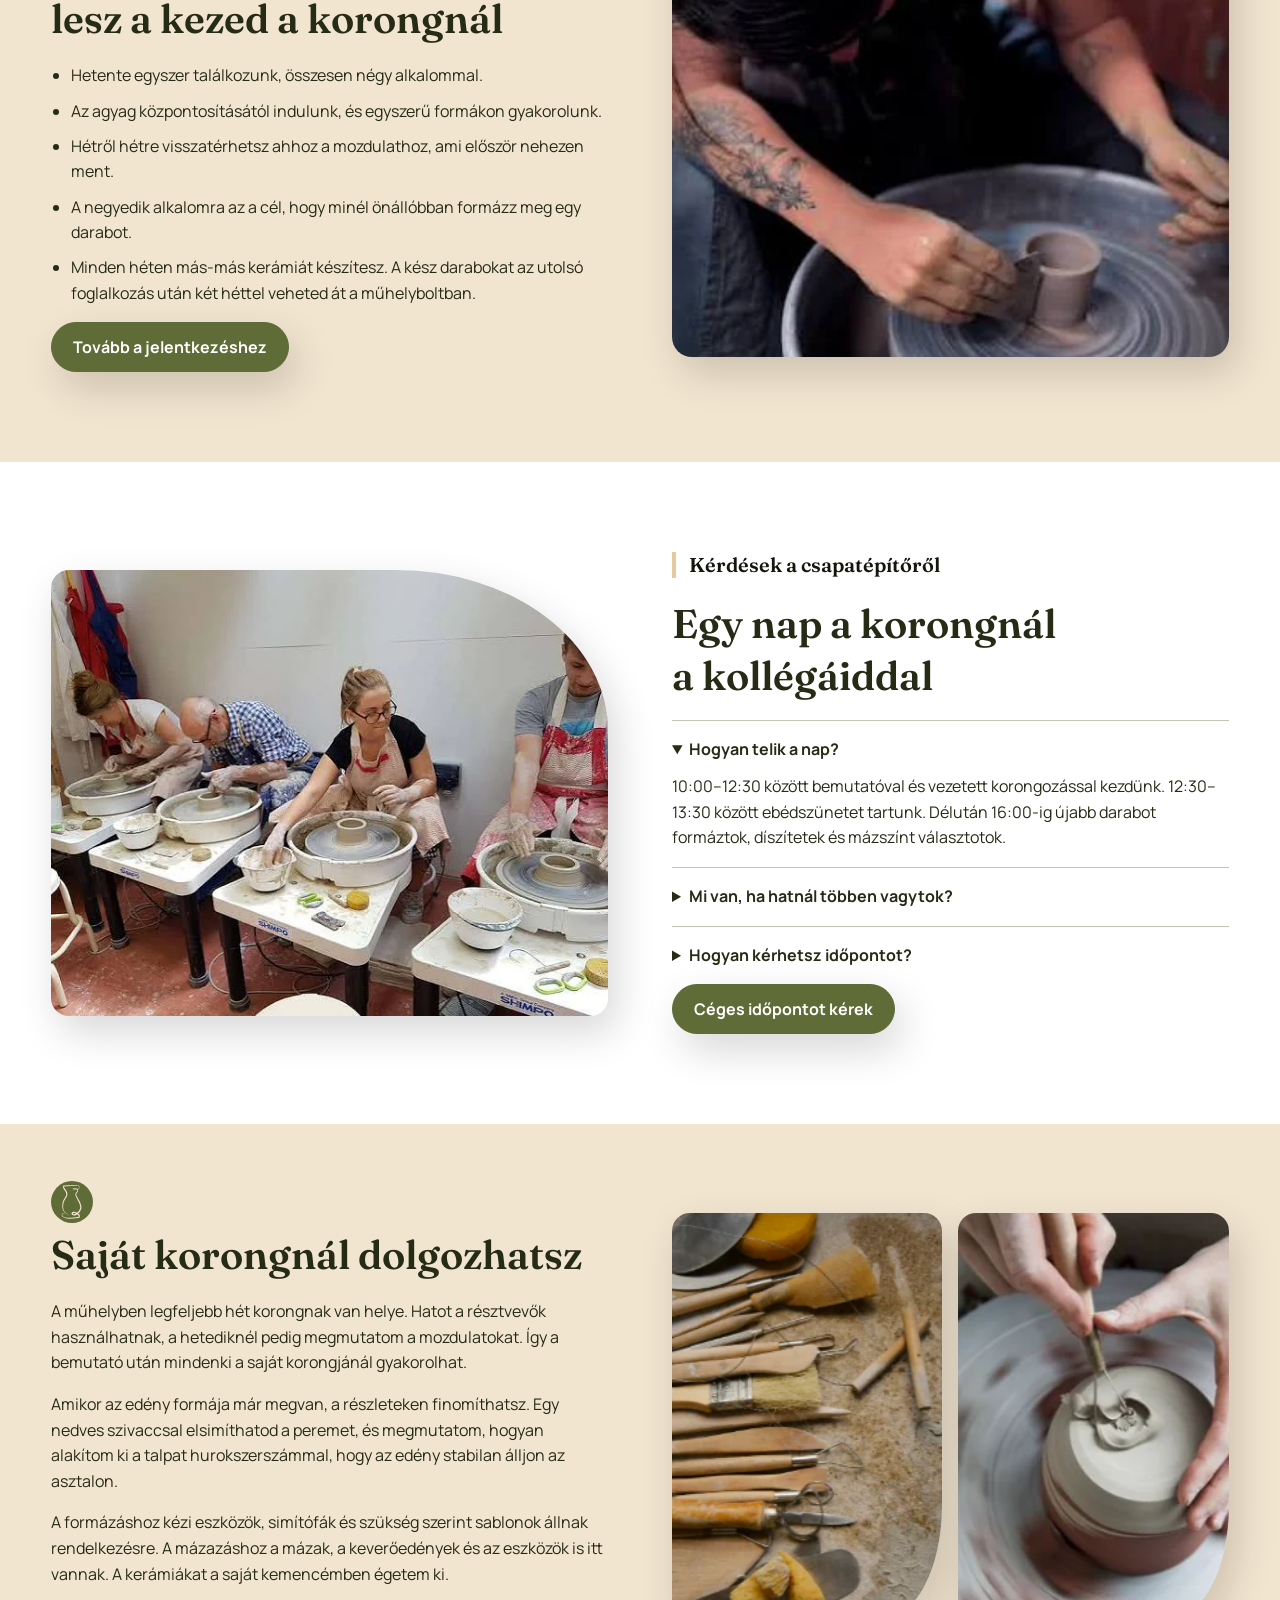
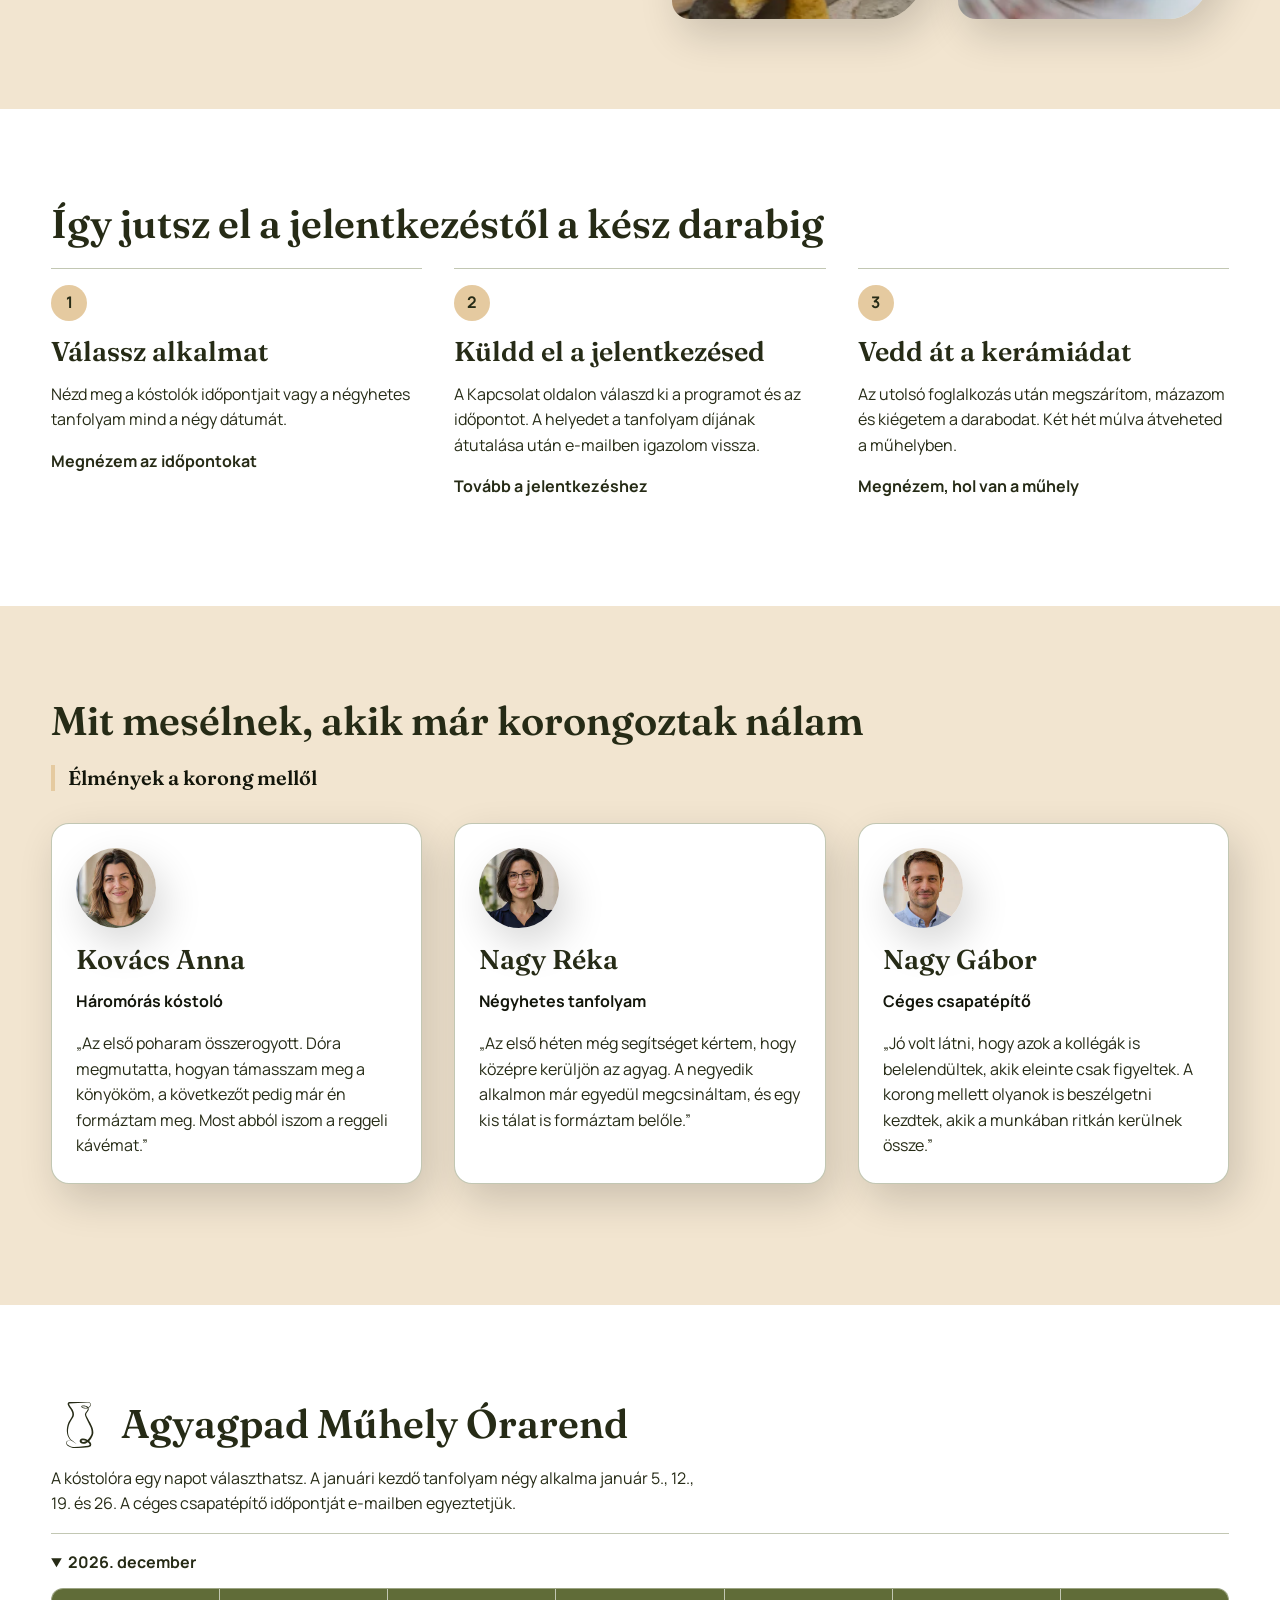
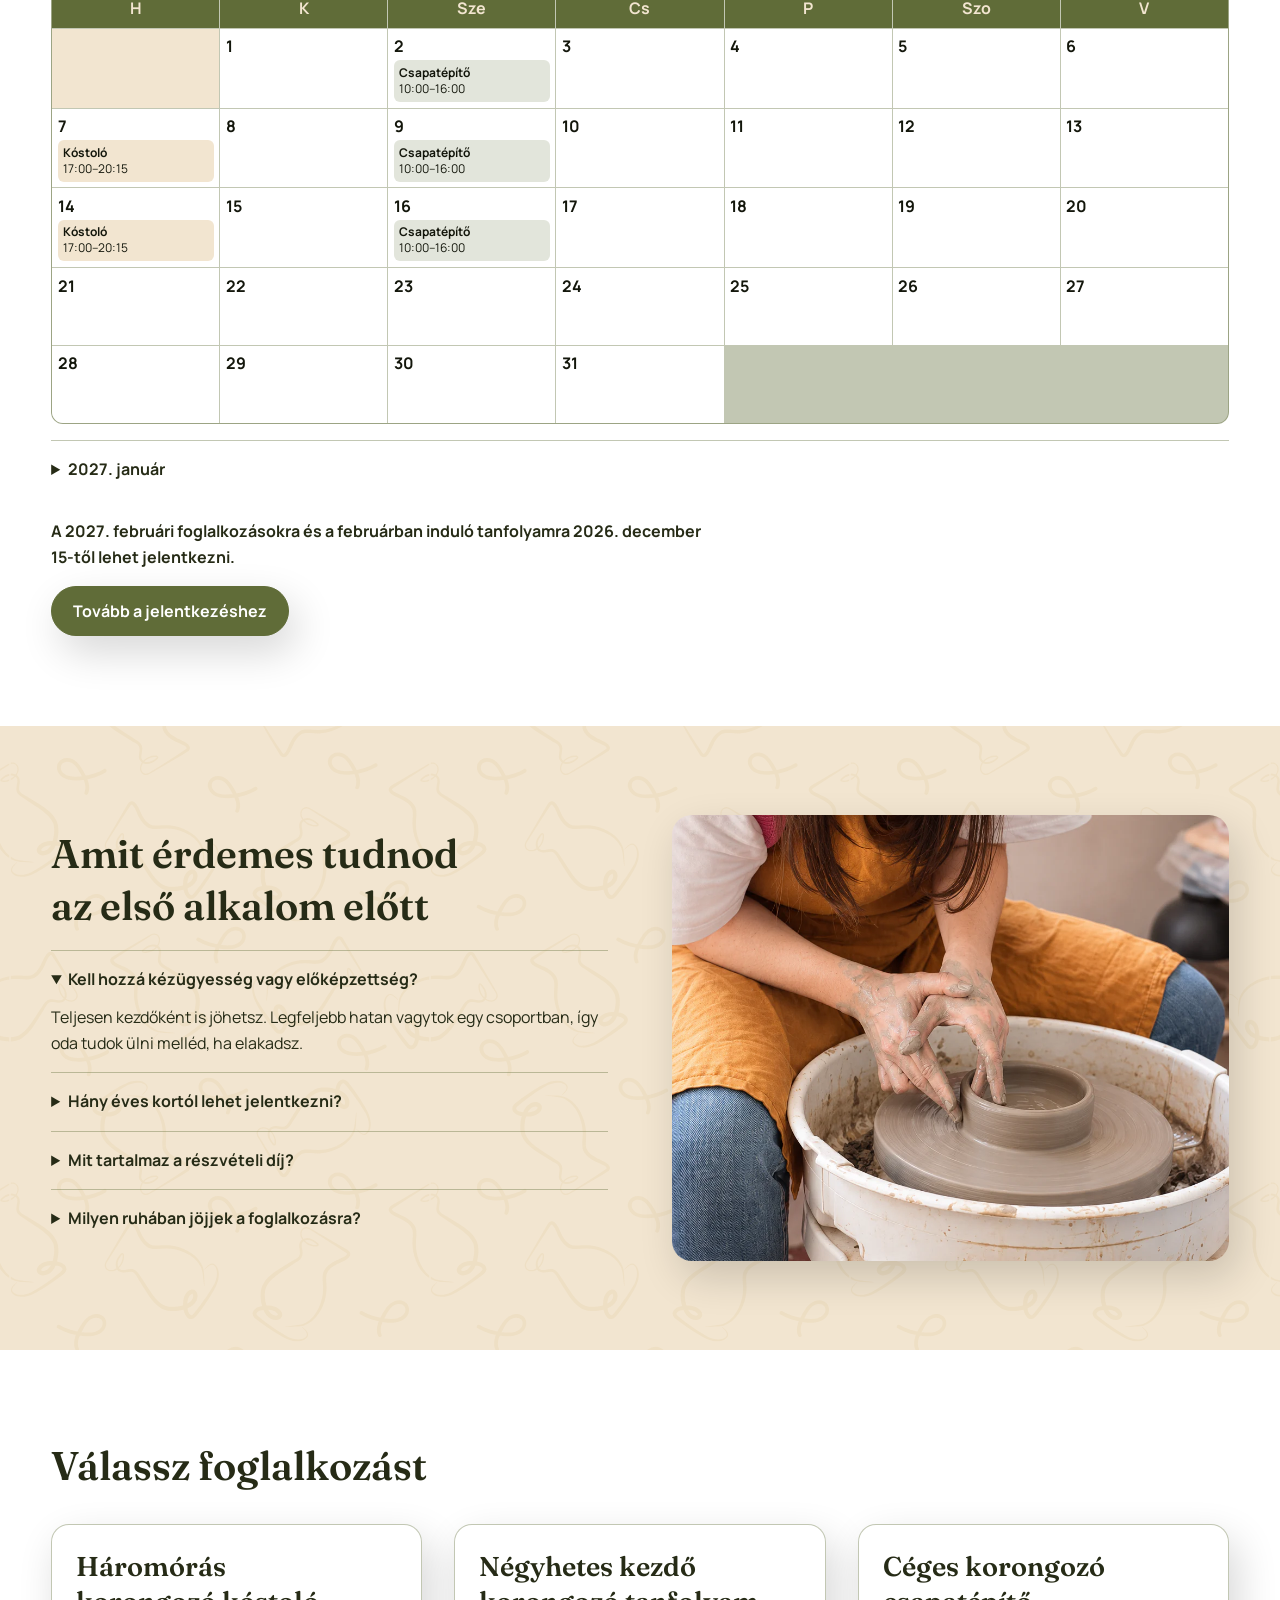
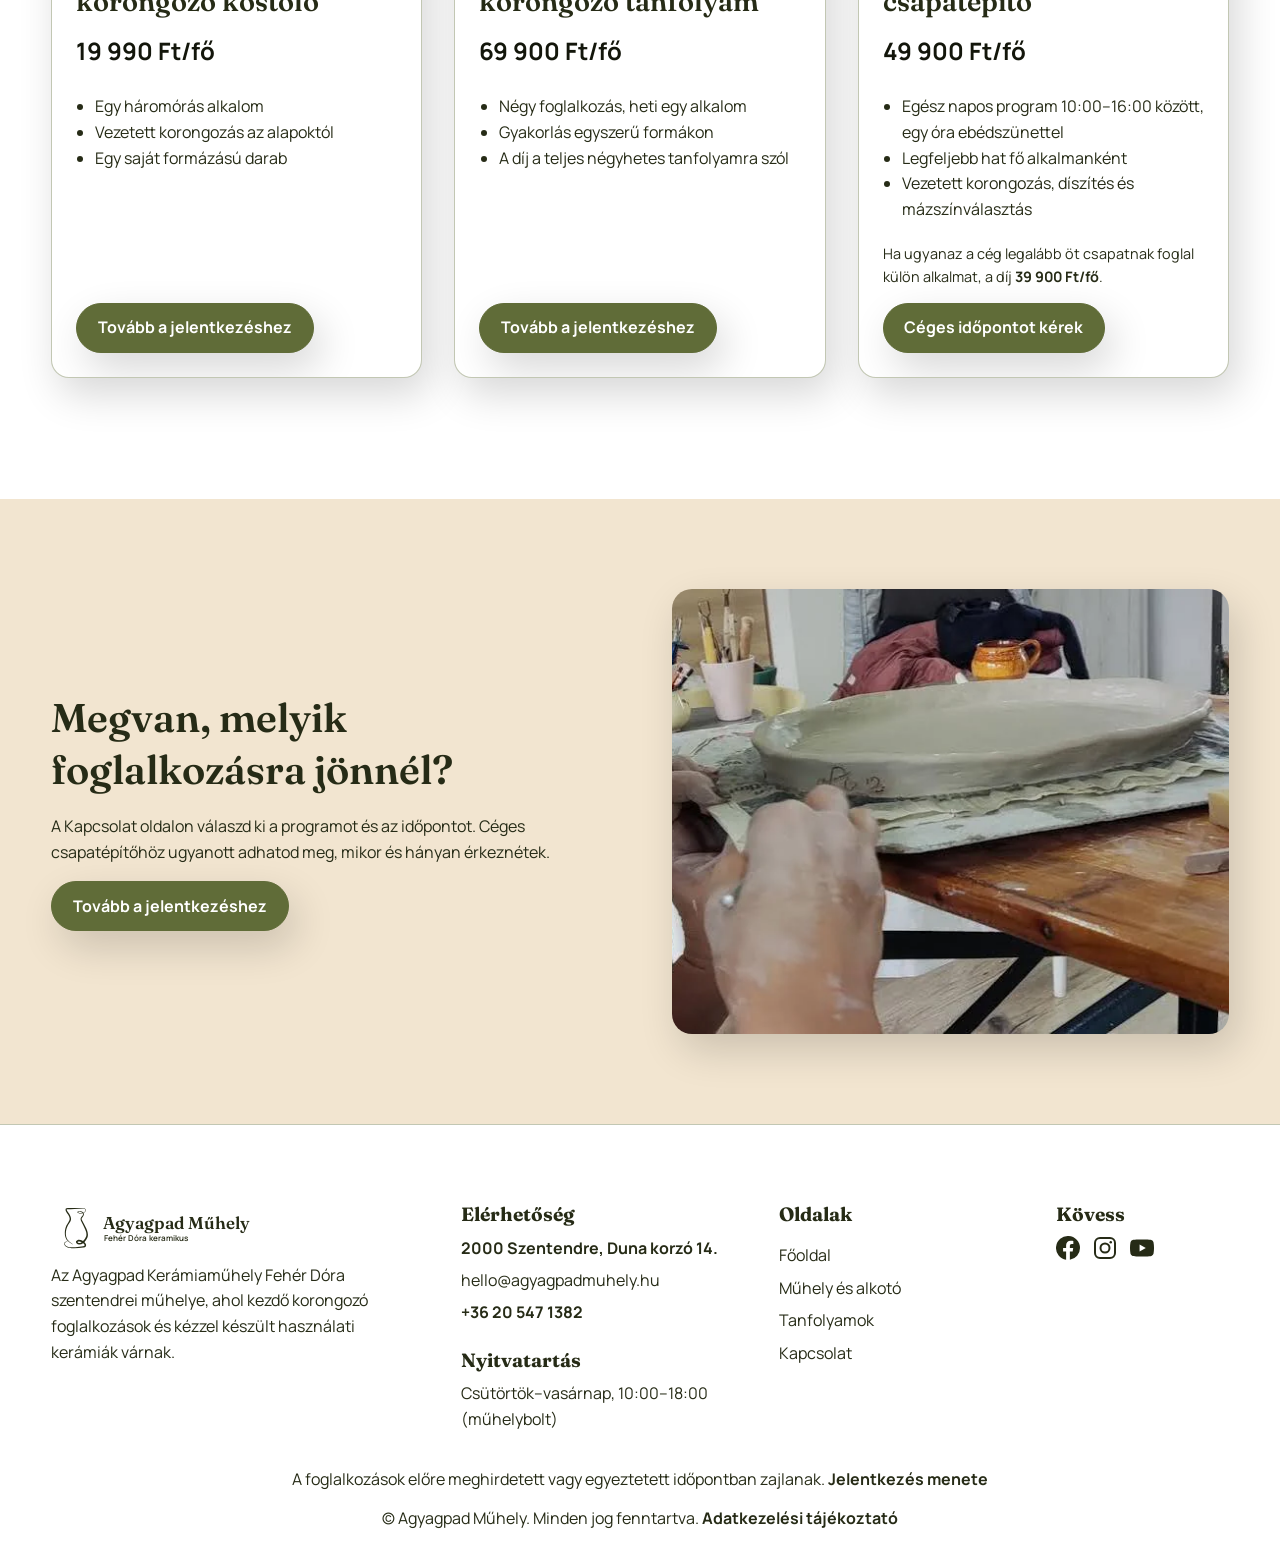
<file: tanfolyamok.html>
<!doctype html><html lang="hu"><head><meta charset="utf-8"><meta name="viewport" content="width=device-width,initial-scale=1"><title>Tanfolyamok | Agyagpad Műhely</title><link rel="icon" href="kepek/favikon.svg"><link rel="stylesheet" href="stilus.css"><script src="mobil-menu.js" defer></script></head><body class="studio-page courses-page"><header id="fooldal"><div class="wrap head"><a class="brand" href="index.html#fooldal" aria-label="Agyagpad Műhely – főoldal"><svg xmlns="http://www.w3.org/2000/svg" width="455" height="100" viewBox="0 0 455 100" aria-hidden="true" focusable="false">
  <g fill="#262B16">
    <path transform="scale(.1)" d="M433.42,840.3c-20.93-13.55-44.19-27.57-64.8-41.33-16.4-10.66-33-22-45.96-36.93-7.1-8.29-13.66-17.72-19.17-27.16-45.58-78.8-35.15-187.72,1.04-268.42,10.36-23.8,25.8-46.65,39.41-67.73,8.51-13.65,16.7-27.28,21.98-42.38,12.04-38-9.69-76.37-28.88-108.71-14.69-21.44-31.3-41.8-42.27-65.83-8.68-18.41-13.87-43.92,7.97-55.99,3.76-1.88,7.15-3.34,11.03-3.76,9.36-.36,27.99-.86,37.34-1.1,96.34-1.94,192.74-.14,289.05-1.28,15.18.73,31.42,6.96,39.68,20.52,19.95,34.49-7.33,70.92-40.11,83.63-19.3,8.28-41.19,10.47-61.88,7.22-12.8-1.92-25.34-6.16-36.82-12.13-6.26-3.54-12.78-6.69-16.79-13.06-5.2-8.22-.17-16.26,8.62-18.85,17.78-4.58,36.17-6.11,54.48-3.81,13.81,1.83,28.3,6.47,39.71,15.09,15.29,11.02,25.86,30.15,23.53,49.6-1.6,15.8-11.33,30.41-20.49,42.05-25.63,31.81-33.23,45.61-11.14,82.95,4.05,7.07,9.5,16.3,13.01,23.61,15.27,31.25,32.74,61.41,48.87,92.47,24.92,48.2,48.53,99.38,49.28,154.88.12,6.98-.32,14.44-.97,21.4-3.99,31-19.06,59.16-35.76,84.57-29.98,43.96-81.5,95.76-138.92,92.63-16.71-1.21-34.12-7.39-45.98-19.56-12.53-12.37-19.35-32.48-9.64-48.9,5.13-8.99,13.61-14.41,22.33-18.53,49.33-22.16,112.33,12.7,146.91,47.82,10.71,11.34,20.25,23.8,24.43,39.38,3.16,12.47,2.51,25.7-5.21,37-10.01,14.52-28.78,18.76-44.72,20.76-61.08,8.49-122.67,14.2-184.4,14.75-11.78.05-27.93.07-39.71-.32-5.5-.09-11.13-.41-16.65-.56-7.83-.6-15.87-1.22-23.64-2.42-27.03-3.83-53.84-12-76.7-27.52-19.66-12.96-38.67-33.46-41.18-58.44-2.3-26.51,22.82-37.6,44.28-42.89,8.59-2.21,17.24-3.77,25.77-5.52,0,0,.74,2.91.74,2.91-20.5,6.44-63.22,14.32-61.72,41.65,1.2,14.05,9.5,26.47,19.52,36.14,24.64,22.92,58.32,33.27,91.39,36.26,7.27.76,14.81,1.03,22.13,1.24,53.02-.24,106.2-4.16,158.81-10.76,24.97-2.81,52.43-7.53,77.39-11.4,7.2-1.04,14.83-2.67,20.69-5.73,7.26-3.46,7.19-11.05,5.4-17.64-3.05-9.99-10.07-18.18-17.78-26.1-5.58-5.48-11.75-10.69-18.27-15.43-19.2-13.81-41.06-24.98-64.25-28.06-11.45-1.32-22.08-.42-31.89,4.83-2.29,1.43-5.57,2.9-6.16,5.27-.04.27-.05.67.06,1.3.1.62.37,1.44.78,2.37,1.8,4.06,6.49,8.69,10.7,10.72,19.46,9.78,40.2,4.94,60.01-5.82,41.29-23.83,74.73-66.36,93.76-109.84,3.78-9.26,6.7-18.11,7.97-27.57,2.66-22.22.37-44.3-4.97-66.34-3.93-16.25-9.57-32.2-16.01-47.68-21.9-51.92-50.12-100.48-73.66-152.41-8.53-16.32-18.8-33.48-20.09-52.88-1.97-26.75,14.63-45.85,30.71-64.32,9.98-11.84,19.93-24.9,18.61-40.31-1.14-12.63-10.02-24.59-20.87-31.36-22.76-14.09-51.93-13.91-77.64-8.37,0,0,.5-.15.5-.15-1.3.41-2.25.91-2.85,1.42,0-.02.07-.2.06-.31.45,2.02,3.29,4.32,5.27,5.78.83.55,2.71,1.73,3.64,2.28,4.93,3.14,10.43,5.81,15.82,8.03,19.26,7.63,40.85,9.73,61.14,5.37,17.15-3.67,33.96-11.69,45.55-25.07,7.51-8.51,12.73-19.35,12.69-30.73-.37-18.36-10.86-30.89-29.29-34.26-5.85-1.17-11.37-1.05-17.49-.76-55.75,2.03-111.68,3.97-167.32,6.69-49.32,2.32-99.04,5.28-148.29,9,0,0,2.51-.42,2.51-.42-3.92,1.36-6.19,2.64-5.96,7.12.13,5.96,3.1,13.03,5.92,18.9,10.95,22.15,27.95,41.78,42.07,62.2,18.94,30.67,37.25,64.64,36.52,102.35-.21,9.8-1.89,19.7-5.02,29.02-2.21,6.72-5.28,13.09-8.41,19.39-12.68,24.78-30.83,47.76-44.49,71.05-46.21,79.88-65.24,201.27-15.91,283.49,3.1,5.24,6.64,10.38,10.25,15.27,6.32,8.03,13.58,15.24,21.45,21.99,18.08,14.92,42.06,32.12,60.73,46.45,6.81,5.15,13.62,10.3,20.37,15.54,0,0-1.72,2.46-1.72,2.46h0Z"/>
    <text x="103" y="54" font-family="Fraunces, Georgia, serif" font-size="34" font-weight="600">Agyagpad Műhely</text>
    <text x="105" y="77" font-family="Manrope, Arial, sans-serif" font-size="16" font-weight="600">Fehér Dóra keramikus</text>
  </g>
</svg></a><button class="menu-toggle" type="button" aria-label="Menü" aria-expanded="false" aria-controls="site-menu" hidden><span aria-hidden="true"></span></button><nav id="site-menu" aria-label="Főmenü"><a href="index.html#fooldal">Főoldal</a><a href="muhely.html">Műhely és alkotó</a><a href="tanfolyamok.html" aria-current="page">Tanfolyamok</a><a class="button " href="kapcsolat.html#jelentkezes">Kapcsolat</a></nav></div></header>
<main>
  <section>
    <div class="wrap split">
      <div>
        <h1>Így tanulunk korongozni a tanfolyamaimon</h1>
        <p class="subtitle">A kóstoló egyetlen alkalom alatt ad ízelítőt a korongozásból. A négyhetes tanfolyamon többféle formán gyakorolhatsz, és visszatérhetsz azokhoz a mozdulatokhoz, amelyek elsőre nehezen mentek. A céges alkotónap programját a csapatotokhoz igazítjuk.</p>
        <div class="actions">
          <a class="button" href="#programok">Összehasonlítom a foglalkozásokat</a>
          <a class="button outline" href="#orarend">Megnézem az órarendet</a>
        </div>
      </div>
      <img src="kepek/tanfolyam-nyito-javitott.webp" alt="Korongozó foglalkozás a műhelyben">
    </div>
  </section>

  <section class="band" id="kostolo">
    <div class="wrap split course-image-first">
      <img src="kepek/tanfolyam-kostolo-korong.webp" alt="Agyagos kezek egy kerek edényt formáznak a fazekaskorongon." loading="lazy">
      <div>
        <p class="eyebrow">Háromórás korongozó kóstoló</p>
        <h2>Próbáld ki, milyen érzés korongozni</h2>
        <p>A háromórás kóstolón megmutatom, hogyan központosítsd az agyagot, és hogyan tartsd a kezed, amikor formázni kezded. Utána te próbálod ki a mozdulatot. Ha a darab megbillen vagy összerogy, segítek megtalálni, min érdemes változtatni. Egyedül is jöhetsz, vagy hozhatod a párodat, barátodat.</p>
        <p>A kóstolón készített táladat vagy bögrédet az általad választott mázzal mázazom és kiégetem. Két héttel a foglalkozás után nyitvatartási időben átveheted a kész kerámiádat a műhelyboltban.</p>
        <a class="button" href="kapcsolat.html?program=kostolo#jelentkezes">Tovább a jelentkezéshez</a>
      </div>
    </div>
  </section>

  <section id="kezdo-tanfolyam">
    <div class="wrap split">
      <div>
        <p class="eyebrow">Négyhetes kezdő korongozó tanfolyam</p>
        <h2>Gyakorolj, amíg biztosabb lesz a kezed a korongnál</h2>
        <ul class="course-list">
          <li>Hetente egyszer találkozunk, összesen négy alkalommal.</li>
          <li>Az agyag központosításától indulunk, és egyszerű formákon gyakorolunk.</li>
          <li>Hétről hétre visszatérhetsz ahhoz a mozdulathoz, ami először nehezen ment.</li>
          <li>A negyedik alkalomra az a cél, hogy minél önállóbban formázz meg egy darabot.</li>
          <li>Minden héten más-más kerámiát készítesz. A kész darabokat az utolsó foglalkozás után két héttel veheted át a műhelyboltban.</li>
        </ul>
        <a class="button" href="kapcsolat.html?program=kurzus#jelentkezes">Tovább a jelentkezéshez</a>
      </div>
      <img src="kepek/tanfolyam-kurzus.webp" alt="Saját bögre készül a négyhetes tanfolyamon" loading="lazy">
    </div>
  </section>

  <section class="band" id="csapatepito">
    <div class="wrap split course-image-first">
      <img src="kepek/csapatepito-negy-korong.webp" alt="Négy résztvevő egymás mellett formáz agyagot a fazekaskorongoknál." loading="lazy">
      <div>
        <p class="eyebrow">Kérdések a csapatépítőről</p>
        <h2>Egy nap a korongnál a kollégáiddal</h2>
        <details open><summary>Hogyan telik a nap?</summary><p>10:00–12:30 között bemutatóval és vezetett korongozással kezdünk. 12:30–13:30 között ebédszünetet tartunk. Délután 16:00-ig újabb darabot formáztok, díszítetek és mázszínt választotok.</p></details>
        <details><summary>Mi van, ha hatnál többen vagytok?</summary><p>Egy alkalomra legfeljebb hat főt fogadok. Nagyobb csapatnak vagy több részlegnek külön alkalmakat egyeztetünk.</p></details>
        <details><summary>Hogyan kérhetsz időpontot?</summary><p>A Kapcsolat oldalon add meg a kívánt napot és a létszámot. Ha több csoporttal érkeznétek, írd meg a csoportok számát és létszámát is. Minden csoportnak külön napon tartom a foglalkozást. A végleges időpontot e-mailben egyeztetjük.</p></details>
        <a class="button" href="kapcsolat.html?program=csapat#jelentkezes">Céges időpontot kérek</a>
      </div>
    </div>
  </section>

  <section class="studio-section course-workspace"><div class="wrap split"><div><h2>Saj&#225;t korongn&#225;l dolgozhatsz</h2>
<p>A műhelyben legfeljebb h&#233;t korongnak van helye. Hatot a r&#233;sztvevők haszn&#225;lhatnak, a hetedikn&#233;l pedig megmutatom a mozdulatokat. &#205;gy a bemutat&#243; ut&#225;n mindenki a saj&#225;t korongj&#225;n&#225;l gyakorolhat.</p>
<p>Amikor az edény formája már megvan, a részleteken finomíthatsz. Egy nedves szivaccsal elsimíthatod a peremet, és megmutatom, hogyan alakítom ki a talpat hurokszerszámmal, hogy az edény stabilan álljon az asztalon.</p>
<p>A form&#225;z&#225;shoz k&#233;zi eszk&#246;z&#246;k, sim&#237;t&#243;f&#225;k &#233;s sz&#252;ks&#233;g szerint sablonok &#225;llnak rendelkez&#233;sre. A m&#225;zaz&#225;shoz a m&#225;zak, a keverőed&#233;nyek &#233;s az eszk&#246;z&#246;k is itt vannak. A ker&#225;mi&#225;kat a saj&#225;t kemenc&#233;mben &#233;getem ki.</p></div><div class="course-workspace-photos">
      <img src="kepek/korongozo-eszkozok.webp" alt="Fa simítók, ecsetek, mintázóeszközök és szivacsok a műhelyasztalon." loading="lazy">
      <img src="kepek/agyagedeny-talpanak-formazasa.webp" alt="Agyagedény talpának formázása hurokszerszámmal a korongon." loading="lazy">
    </div></div></section>

  <section class="band">
    <div class="wrap">
      <h2>Így jutsz el a jelentkezéstől a kész darabig</h2>
      <ol class="steps course-registration-steps">
        <li><h3>Válassz alkalmat</h3><p>Nézd meg a kóstolók időpontjait vagy a négyhetes tanfolyam mind a négy dátumát.</p><a href="#orarend"><strong>Megnézem az időpontokat</strong></a></li>
        <li><h3>Küldd el a jelentkezésed</h3><p>A Kapcsolat oldalon válaszd ki a programot és az időpontot. A helyedet a tanfolyam díjának átutalása után e-mailben igazolom vissza.</p><a href="kapcsolat.html#jelentkezes"><strong>Tovább a jelentkezéshez</strong></a></li>
        <li><h3>Vedd át a kerámiádat</h3><p>Az utolsó foglalkozás után megszárítom, mázazom és kiégetem a darabodat. Két hét múlva átveheted a műhelyben.</p><a href="kapcsolat.html#megkozelites"><strong>Megnézem, hol van a műhely</strong></a></li>
      </ol>
    </div>
  </section>

  <section>
    <div class="wrap">
      <h2>Mit mesélnek, akik már korongoztak nálam</h2>
      <p class="eyebrow">Élmények a korong mellől</p>
      <div class="program-grid course-reviews">
        <article><div><img class="customer-portrait" src="kepek/kovacs-anna.webp" alt="" loading="lazy"><h3>Kovács Anna</h3><p>Háromórás kóstoló</p><p>„Az első poharam összerogyott. Dóra megmutatta, hogyan támasszam meg a könyököm, a következőt pedig már én formáztam meg. Most abból iszom a reggeli kávémat.”</p></div></article>
        <article><div><img class="customer-portrait" src="kepek/nagy-reka.webp" alt="" loading="lazy"><h3>Nagy Réka</h3><p>Négyhetes tanfolyam</p><p>„Az első héten még segítséget kértem, hogy középre kerüljön az agyag. A negyedik alkalmon már egyedül megcsináltam, és egy kis tálat is formáztam belőle.”</p></div></article>
        <article><div><img class="customer-portrait" src="kepek/toth-gabor.webp" alt="" loading="lazy"><h3>Nagy Gábor</h3><p>Céges csapatépítő</p><p>„Jó volt látni, hogy azok a kollégák is belelendültek, akik eleinte csak figyeltek. A korong mellett olyanok is beszélgetni kezdtek, akik a munkában ritkán kerülnek össze.”</p></div></article>
      </div>
    </div>
  </section>

  <section id="orarend" class="band">
    <div class="wrap">
      <div class="course-calendar-heading">
        <img src="kepek/favikon.svg" alt="" width="58" height="58">
        <h2>Agyagpad Műhely Órarend</h2>
      </div>
      <p>A kóstolóra egy napot választhatsz. A januári kezdő tanfolyam négy alkalma január 5., 12., 19. és 26. A céges csapatépítő időpontját e-mailben egyeztetjük.</p>
      <details class="calendar-month" open><summary>2026. december</summary><div class="calendar-grid" tabindex="0" role="region" aria-label="2026. december"><div class="calendar-weekday">H</div><div class="calendar-weekday">K</div><div class="calendar-weekday">Sze</div><div class="calendar-weekday">Cs</div><div class="calendar-weekday">P</div><div class="calendar-weekday">Szo</div><div class="calendar-weekday">V</div><div class="calendar-blank" aria-hidden="true"></div><div class="calendar-day"><time datetime="2026-12-01">1</time></div> <div class="calendar-day"><time datetime="2026-12-02">2</time><span class="calendar-event calendar-csapat"><strong>Csapatépítő</strong><span>10:00–16:00</span></span></div> <div class="calendar-day"><time datetime="2026-12-03">3</time></div> <div class="calendar-day"><time datetime="2026-12-04">4</time></div> <div class="calendar-day"><time datetime="2026-12-05">5</time></div> <div class="calendar-day"><time datetime="2026-12-06">6</time></div> <div class="calendar-day"><time datetime="2026-12-07">7</time><span class="calendar-event calendar-kostolo"><strong>Kóstoló</strong><span>17:00–20:15</span></span></div> <div class="calendar-day"><time datetime="2026-12-08">8</time></div> <div class="calendar-day"><time datetime="2026-12-09">9</time><span class="calendar-event calendar-csapat"><strong>Csapatépítő</strong><span>10:00–16:00</span></span></div> <div class="calendar-day"><time datetime="2026-12-10">10</time></div> <div class="calendar-day"><time datetime="2026-12-11">11</time></div> <div class="calendar-day"><time datetime="2026-12-12">12</time></div> <div class="calendar-day"><time datetime="2026-12-13">13</time></div> <div class="calendar-day"><time datetime="2026-12-14">14</time><span class="calendar-event calendar-kostolo"><strong>Kóstoló</strong><span>17:00–20:15</span></span></div> <div class="calendar-day"><time datetime="2026-12-15">15</time></div> <div class="calendar-day"><time datetime="2026-12-16">16</time><span class="calendar-event calendar-csapat"><strong>Csapatépítő</strong><span>10:00–16:00</span></span></div> <div class="calendar-day"><time datetime="2026-12-17">17</time></div> <div class="calendar-day"><time datetime="2026-12-18">18</time></div> <div class="calendar-day"><time datetime="2026-12-19">19</time></div> <div class="calendar-day"><time datetime="2026-12-20">20</time></div> <div class="calendar-day"><time datetime="2026-12-21">21</time></div> <div class="calendar-day"><time datetime="2026-12-22">22</time></div> <div class="calendar-day"><time datetime="2026-12-23">23</time></div> <div class="calendar-day"><time datetime="2026-12-24">24</time></div> <div class="calendar-day"><time datetime="2026-12-25">25</time></div> <div class="calendar-day"><time datetime="2026-12-26">26</time></div> <div class="calendar-day"><time datetime="2026-12-27">27</time></div> <div class="calendar-day"><time datetime="2026-12-28">28</time></div> <div class="calendar-day"><time datetime="2026-12-29">29</time></div> <div class="calendar-day"><time datetime="2026-12-30">30</time></div> <div class="calendar-day"><time datetime="2026-12-31">31</time></div></div></details>
<details class="calendar-month"><summary>2027. január</summary><div class="calendar-grid" tabindex="0" role="region" aria-label="2027. január"><div class="calendar-weekday">H</div><div class="calendar-weekday">K</div><div class="calendar-weekday">Sze</div><div class="calendar-weekday">Cs</div><div class="calendar-weekday">P</div><div class="calendar-weekday">Szo</div><div class="calendar-weekday">V</div><div class="calendar-blank" aria-hidden="true"></div>
<div class="calendar-blank" aria-hidden="true"></div>
<div class="calendar-blank" aria-hidden="true"></div>
<div class="calendar-blank" aria-hidden="true"></div>
<div class="calendar-day"><time datetime="2027-01-01">1</time></div>
<div class="calendar-day"><time datetime="2027-01-02">2</time></div>
<div class="calendar-day"><time datetime="2027-01-03">3</time></div>
<div class="calendar-day"><time datetime="2027-01-04">4</time><span class="calendar-event calendar-kostolo"><strong>Kóstoló</strong><span>17:00–20:15</span></span></div>
<div class="calendar-day"><time datetime="2027-01-05">5</time><span class="calendar-event calendar-kurzus"><strong>Kezdő tanfolyam</strong><span>17:00–20:15</span></span></div>
<div class="calendar-day"><time datetime="2027-01-06">6</time><span class="calendar-event calendar-csapat"><strong>Csapatépítő</strong><span>10:00–16:00</span></span></div>
<div class="calendar-day"><time datetime="2027-01-07">7</time></div>
<div class="calendar-day"><time datetime="2027-01-08">8</time></div>
<div class="calendar-day"><time datetime="2027-01-09">9</time></div>
<div class="calendar-day"><time datetime="2027-01-10">10</time></div>
<div class="calendar-day"><time datetime="2027-01-11">11</time><span class="calendar-event calendar-kostolo"><strong>Kóstoló</strong><span>17:00–20:15</span></span></div>
<div class="calendar-day"><time datetime="2027-01-12">12</time><span class="calendar-event calendar-kurzus"><strong>Kezdő tanfolyam</strong><span>17:00–20:15</span></span></div>
<div class="calendar-day"><time datetime="2027-01-13">13</time><span class="calendar-event calendar-csapat"><strong>Csapatépítő</strong><span>10:00–16:00</span></span></div>
<div class="calendar-day"><time datetime="2027-01-14">14</time></div>
<div class="calendar-day"><time datetime="2027-01-15">15</time></div>
<div class="calendar-day"><time datetime="2027-01-16">16</time></div>
<div class="calendar-day"><time datetime="2027-01-17">17</time></div>
<div class="calendar-day"><time datetime="2027-01-18">18</time><span class="calendar-event calendar-kostolo"><strong>Kóstoló</strong><span>17:00–20:15</span></span></div>
<div class="calendar-day"><time datetime="2027-01-19">19</time><span class="calendar-event calendar-kurzus"><strong>Kezdő tanfolyam</strong><span>17:00–20:15</span></span></div>
<div class="calendar-day"><time datetime="2027-01-20">20</time><span class="calendar-event calendar-csapat"><strong>Csapatépítő</strong><span>10:00–16:00</span></span></div>
<div class="calendar-day"><time datetime="2027-01-21">21</time></div>
<div class="calendar-day"><time datetime="2027-01-22">22</time></div>
<div class="calendar-day"><time datetime="2027-01-23">23</time></div>
<div class="calendar-day"><time datetime="2027-01-24">24</time></div>
<div class="calendar-day"><time datetime="2027-01-25">25</time><span class="calendar-event calendar-kostolo"><strong>Kóstoló</strong><span>17:00–20:15</span></span></div>
<div class="calendar-day"><time datetime="2027-01-26">26</time><span class="calendar-event calendar-kurzus"><strong>Kezdő tanfolyam</strong><span>17:00–20:15</span></span></div>
<div class="calendar-day"><time datetime="2027-01-27">27</time><span class="calendar-event calendar-csapat"><strong>Csapatépítő</strong><span>10:00–16:00</span></span></div>
<div class="calendar-day"><time datetime="2027-01-28">28</time></div>
<div class="calendar-day"><time datetime="2027-01-29">29</time></div>
<div class="calendar-day"><time datetime="2027-01-30">30</time></div>
<div class="calendar-day"><time datetime="2027-01-31">31</time></div></div></details>
      <p><strong>A 2027. februári foglalkozásokra és a februárban induló tanfolyamra 2026. december 15-től lehet jelentkezni.</strong></p>
      <a class="button" href="kapcsolat.html#jelentkezes">Tovább a jelentkezéshez</a>
    </div>
  </section>

  <section class="course-first-visit">
    <div class="wrap split">
      <div>
        <h2>Amit érdemes tudnod az első alkalom előtt</h2>
        <details open><summary>Kell hozzá kézügyesség vagy előképzettség?</summary><p>Teljesen kezdőként is jöhetsz. Legfeljebb hatan vagytok egy csoportban, így oda tudok ülni melléd, ha elakadsz.</p></details>
        <details><summary>Hány éves kortól lehet jelentkezni?</summary><p>A kóstolóra és a négyhetes tanfolyamra 16 éves kortól jöhetsz. 18 év alatt szülői hozzájárulás szükséges.</p></details>
        <details><summary>Mit tartalmaz a részvételi díj?</summary><p>Mindhárom program díjában benne van az agyag, a máz és a két égetés.</p></details>
        <details><summary>Milyen ruhában jöjjek a foglalkozásra?</summary><p>Kényelmes, évszaknak megfelelő ruhát válassz. Lehetőleg sportcipőt vagy más lapos talpú cipőt viselj. A hölgyek kerüljék a bokáig érő ruhát. Korongozás közben lehetőleg ne viselj hosszú nyakláncot vagy karkötőt.</p></details>
      </div>
      <img class="course-first-visit-photo" src="kepek/tanfolyam-elso-alkalom-korongozas.webp" alt="Egy kötényes résztvevő agyagtálat formáz a fazekaskorongon." loading="lazy">
    </div>
  </section>

  <section class="band" id="programok">
    <div class="wrap">
      <h2>Válassz foglalkozást</h2>
      <div class="program-grid course-pricing">
        <article><div>
          <h3>Háromórás korongozó kóstoló</h3>
          <p class="course-price">19 990 Ft/fő</p>
          <ul><li>Egy háromórás alkalom</li><li>Vezetett korongozás az alapoktól</li><li>Egy saját formázású darab</li></ul>
          <a class="button" href="kapcsolat.html?program=kostolo#jelentkezes">Tovább a jelentkezéshez</a>
        </div></article>
        <article><div>
          <h3>Négyhetes kezdő korongozó tanfolyam</h3>
          <p class="course-price">69 900 Ft/fő</p>
          <ul><li>Négy foglalkozás, heti egy alkalom</li><li>Gyakorlás egyszerű formákon</li><li>A díj a teljes négyhetes tanfolyamra szól</li></ul>
          <a class="button" href="kapcsolat.html?program=kurzus#jelentkezes">Tovább a jelentkezéshez</a>
        </div></article>
        <article><div>
          <h3>Céges korongozó csapatépítő</h3>
          <p class="course-price">49 900 Ft/fő</p>
          <ul><li>Egész napos program 10:00–16:00 között, egy óra ebédszünettel</li><li>Legfeljebb hat fő alkalmanként</li><li>Vezetett korongozás, díszítés és mázszínválasztás</li></ul>
          <p class="discount">Ha ugyanaz a cég legalább öt csapatnak foglal külön alkalmat, a díj <strong>39 900 Ft/fő</strong>.</p>
          <a class="button" href="kapcsolat.html?program=csapat#jelentkezes">Céges időpontot kérek</a>
        </div></article>
      </div>
    </div>
  </section>

  <section>
    <div class="wrap split">
      <div>
        <h2>Megvan, melyik foglalkozásra jönnél?</h2>
        <p>A Kapcsolat oldalon válaszd ki a programot és az időpontot. Céges csapatépítőhöz ugyanott adhatod meg, mikor és hányan érkeznétek.</p>
        <a class="button" href="kapcsolat.html#jelentkezes">Tovább a jelentkezéshez</a>
      </div>
      <img src="kepek/tanfolyam-zaro.webp" alt="Agyagtál készül a műhelyben" loading="lazy">
    </div>
  </section>
</main>
<footer id="kapcsolat" class="site-footer">
  <div class="wrap">
    <div class="footer-columns">
      <div>
        <svg class="footer-logo" xmlns="http://www.w3.org/2000/svg" width="455" height="100" viewBox="0 0 455 100" role="img" aria-label="Agyagpad Műhely · Fehér Dóra keramikus" focusable="false">
  <g fill="#262B16">
    <path transform="scale(.1)" d="M433.42,840.3c-20.93-13.55-44.19-27.57-64.8-41.33-16.4-10.66-33-22-45.96-36.93-7.1-8.29-13.66-17.72-19.17-27.16-45.58-78.8-35.15-187.72,1.04-268.42,10.36-23.8,25.8-46.65,39.41-67.73,8.51-13.65,16.7-27.28,21.98-42.38,12.04-38-9.69-76.37-28.88-108.71-14.69-21.44-31.3-41.8-42.27-65.83-8.68-18.41-13.87-43.92,7.97-55.99,3.76-1.88,7.15-3.34,11.03-3.76,9.36-.36,27.99-.86,37.34-1.1,96.34-1.94,192.74-.14,289.05-1.28,15.18.73,31.42,6.96,39.68,20.52,19.95,34.49-7.33,70.92-40.11,83.63-19.3,8.28-41.19,10.47-61.88,7.22-12.8-1.92-25.34-6.16-36.82-12.13-6.26-3.54-12.78-6.69-16.79-13.06-5.2-8.22-.17-16.26,8.62-18.85,17.78-4.58,36.17-6.11,54.48-3.81,13.81,1.83,28.3,6.47,39.71,15.09,15.29,11.02,25.86,30.15,23.53,49.6-1.6,15.8-11.33,30.41-20.49,42.05-25.63,31.81-33.23,45.61-11.14,82.95,4.05,7.07,9.5,16.3,13.01,23.61,15.27,31.25,32.74,61.41,48.87,92.47,24.92,48.2,48.53,99.38,49.28,154.88.12,6.98-.32,14.44-.97,21.4-3.99,31-19.06,59.16-35.76,84.57-29.98,43.96-81.5,95.76-138.92,92.63-16.71-1.21-34.12-7.39-45.98-19.56-12.53-12.37-19.35-32.48-9.64-48.9,5.13-8.99,13.61-14.41,22.33-18.53,49.33-22.16,112.33,12.7,146.91,47.82,10.71,11.34,20.25,23.8,24.43,39.38,3.16,12.47,2.51,25.7-5.21,37-10.01,14.52-28.78,18.76-44.72,20.76-61.08,8.49-122.67,14.2-184.4,14.75-11.78.05-27.93.07-39.71-.32-5.5-.09-11.13-.41-16.65-.56-7.83-.6-15.87-1.22-23.64-2.42-27.03-3.83-53.84-12-76.7-27.52-19.66-12.96-38.67-33.46-41.18-58.44-2.3-26.51,22.82-37.6,44.28-42.89,8.59-2.21,17.24-3.77,25.77-5.52,0,0,.74,2.91.74,2.91-20.5,6.44-63.22,14.32-61.72,41.65,1.2,14.05,9.5,26.47,19.52,36.14,24.64,22.92,58.32,33.27,91.39,36.26,7.27.76,14.81,1.03,22.13,1.24,53.02-.24,106.2-4.16,158.81-10.76,24.97-2.81,52.43-7.53,77.39-11.4,7.2-1.04,14.83-2.67,20.69-5.73,7.26-3.46,7.19-11.05,5.4-17.64-3.05-9.99-10.07-18.18-17.78-26.1-5.58-5.48-11.75-10.69-18.27-15.43-19.2-13.81-41.06-24.98-64.25-28.06-11.45-1.32-22.08-.42-31.89,4.83-2.29,1.43-5.57,2.9-6.16,5.27-.04.27-.05.67.06,1.3.1.62.37,1.44.78,2.37,1.8,4.06,6.49,8.69,10.7,10.72,19.46,9.78,40.2,4.94,60.01-5.82,41.29-23.83,74.73-66.36,93.76-109.84,3.78-9.26,6.7-18.11,7.97-27.57,2.66-22.22.37-44.3-4.97-66.34-3.93-16.25-9.57-32.2-16.01-47.68-21.9-51.92-50.12-100.48-73.66-152.41-8.53-16.32-18.8-33.48-20.09-52.88-1.97-26.75,14.63-45.85,30.71-64.32,9.98-11.84,19.93-24.9,18.61-40.31-1.14-12.63-10.02-24.59-20.87-31.36-22.76-14.09-51.93-13.91-77.64-8.37,0,0,.5-.15.5-.15-1.3.41-2.25.91-2.85,1.42,0-.02.07-.2.06-.31.45,2.02,3.29,4.32,5.27,5.78.83.55,2.71,1.73,3.64,2.28,4.93,3.14,10.43,5.81,15.82,8.03,19.26,7.63,40.85,9.73,61.14,5.37,17.15-3.67,33.96-11.69,45.55-25.07,7.51-8.51,12.73-19.35,12.69-30.73-.37-18.36-10.86-30.89-29.29-34.26-5.85-1.17-11.37-1.05-17.49-.76-55.75,2.03-111.68,3.97-167.32,6.69-49.32,2.32-99.04,5.28-148.29,9,0,0,2.51-.42,2.51-.42-3.92,1.36-6.19,2.64-5.96,7.12.13,5.96,3.1,13.03,5.92,18.9,10.95,22.15,27.95,41.78,42.07,62.2,18.94,30.67,37.25,64.64,36.52,102.35-.21,9.8-1.89,19.7-5.02,29.02-2.21,6.72-5.28,13.09-8.41,19.39-12.68,24.78-30.83,47.76-44.49,71.05-46.21,79.88-65.24,201.27-15.91,283.49,3.1,5.24,6.64,10.38,10.25,15.27,6.32,8.03,13.58,15.24,21.45,21.99,18.08,14.92,42.06,32.12,60.73,46.45,6.81,5.15,13.62,10.3,20.37,15.54,0,0-1.72,2.46-1.72,2.46h0Z"/>
    <text x="103" y="54" font-family="Fraunces, Georgia, serif" font-size="34" font-weight="600">Agyagpad Műhely</text>
    <text x="105" y="77" font-family="Manrope, Arial, sans-serif" font-size="16" font-weight="600">Fehér Dóra keramikus</text>
  </g>
</svg>
        <p>Az Agyagpad Kerámiaműhely Fehér Dóra szentendrei műhelye, ahol kezdő korongozó foglalkozások és kézzel készült használati kerámiák várnak.</p>
      </div>
      <div>
        <h2 id="footer-contact">Elérhetőség</h2>
        <address>
          <p><a href="https://www.google.com/maps/dir/?api=1&amp;destination=2000%20Szentendre%2C%20Duna%20korz%C3%B3%2014">2000 Szentendre, Duna korzó 14.</a></p>
          <p>hello@agyagpadmuhely.hu</p>
          <p><a href="tel:+36205471382">+36 20 547 1382</a></p>
        </address>
        <h2 class="footer-hours">Nyitvatartás</h2>
        <p>Csütörtök–vasárnap, 10:00–18:00 (műhelybolt)</p>
      </div>
      <nav aria-label="Lábléc menü">
        <h2>Oldalak</h2>
        <a href="index.html#fooldal">Főoldal</a>
        <a href="muhely.html">Műhely és alkotó</a>
        <a href="tanfolyamok.html">Tanfolyamok</a>
        <a href="kapcsolat.html">Kapcsolat</a>
      </nav>
      <div>
        <h2>Kövess</h2>
        <ul class="footer-social" role="list">
          <li><svg viewBox="0 0 24 24" role="img" aria-label="Facebook" fill="currentColor"><path d="M24 12a12 12 0 1 0-13.88 11.85v-8.38H7.08V12h3.04V9.36c0-3 1.79-4.67 4.53-4.67 1.31 0 2.68.23 2.68.23v2.96h-1.51c-1.49 0-1.95.93-1.95 1.88V12h3.33l-.53 3.47h-2.8v8.38A12 12 0 0 0 24 12Z"/></svg></li>
          <li><svg viewBox="0 0 24 24" role="img" aria-label="Instagram" fill="none" stroke="currentColor" stroke-width="2"><rect x="2" y="2" width="20" height="20" rx="5"/><circle cx="12" cy="12" r="4.5"/><circle cx="17.75" cy="6.25" r="1.25" fill="currentColor" stroke="none"/></svg></li>
          <li><svg viewBox="0 0 24 24" role="img" aria-label="YouTube" fill="currentColor"><path fill-rule="evenodd" d="M23.5 6.2a3 3 0 0 0-2.1-2.1C19.5 3.6 12 3.6 12 3.6s-7.5 0-9.4.5A3 3 0 0 0 .5 6.2 31 31 0 0 0 0 12a31 31 0 0 0 .5 5.8 3 3 0 0 0 2.1 2.1c1.9.5 9.4.5 9.4.5s7.5 0 9.4-.5a3 3 0 0 0 2.1-2.1A31 31 0 0 0 24 12a31 31 0 0 0-.5-5.8ZM9.6 15.6l6.2-3.6-6.2-3.6v7.2Z"/></svg></li>
        </ul>
      </div>
    </div>
    <div class="footer-bottom">
      <p>A foglalkozások előre meghirdetett vagy egyeztetett időpontban zajlanak. <a href="jelentkezes-menete.html?vissza=tanfolyamok.html">Jelentkezés menete</a></p>
      <p>© Agyagpad Műhely. Minden jog fenntartva. <a href="adatkezelesi-tajekoztato.html"><strong>Adatkezelési tájékoztató</strong></a></p>
    </div>
  </div>
</footer>
</body></html>
</file>
<file: stilus.css>
@font-face {
  font-family: Fraunces;
  src: url("fonts/Fraunces-VariableFont_SOFT,WONK,opsz,wght.ttf") format("truetype");
  font-style: normal;
  font-weight: 100 900;
  font-display: swap;
}

@font-face {
  font-family: Manrope;
  src: url("fonts/Manrope-VariableFont_wght.ttf") format("truetype");
  font-style: normal;
  font-weight: 200 800;
  font-display: swap;
}

.subtitle, .eyebrow, .intro .lead {
  font-family: Fraunces, Georgia, serif;
}

header, header .brand text,
button, input, select, textarea {
  font-family: Manrope, system-ui, sans-serif;
}

:root {
  --olive: #606C38;
  --sand: #E5CAA0;
  --green: #13160B;
  --ink: #262B16;
  --white: #FFFFFF;
  --cream: color-mix(in srgb, var(--sand) 50%, var(--white));
  --line: color-mix(in srgb, var(--olive) 38%, transparent);
}
*{box-sizing:border-box}body{margin:0;background:var(--cream);color:var(--ink);font:400 16px/1.6 Manrope,system-ui,sans-serif}h1,h2,h3,h4,h5,h6{font:600 1em/1.3 Fraunces,Georgia,serif;color:var(--ink);margin:0 0 .45em;text-wrap:balance}h1{font-size:clamp(2.25rem,5vw,3.75rem);letter-spacing:-.035em}h2{font-size:clamp(1.8rem,3.6vw,2.5rem)}h3{font-size:1.75rem}p{margin:0 0 1em;max-width:65ch}a{color:inherit;text-decoration:none}a:focus-visible,summary:focus-visible{outline:3px solid var(--olive);outline-offset:5px}img{display:block;width:100%;object-fit:cover}.wrap{width:min(1280px,100% - clamp(2rem,8vw,8rem));margin-inline:auto}header{background:var(--white);border-bottom:1px solid var(--line)}.head,.foot,nav,.actions{display:flex;align-items:center;flex-wrap:wrap;gap:clamp(.7rem,2vw,1.7rem)}.head,.foot{justify-content:space-between}.head{min-height:96px;padding-block:12px}.brand img{width:clamp(155px,18vw,230px);object-fit:contain}nav a{font-size:.9rem;font-weight:700;text-decoration:none}nav a:hover{color:var(--olive)}.button{display:inline-block;border:1px solid var(--green);background:var(--green);color:var(--cream);padding:.85rem 1.3rem;border-radius:999px;font:700 1rem/1.3 Manrope,system-ui,sans-serif;text-decoration:none;cursor:pointer}.button:hover{background:var(--olive);color:var(--white)}.button.outline{background:transparent;color:var(--green)}.button.outline:hover{background:var(--green);color:var(--cream)}.eyebrow{font-size:1.25rem;line-height:1.3;font-weight:600;color:var(--green);padding-left:.8rem;border-left:4px solid var(--sand)}section{padding-block:clamp(3rem,7vw,6.5rem);scroll-margin-top:1rem}.hero-grid,.split{display:grid;grid-template-columns:1fr 1fr;gap:clamp(1.75rem,5vw,5rem);align-items:center}.photo img{height:100%}.photo{height:clamp(330px,40vw,585px);overflow:hidden;background:var(--olive)}.v1 .photo{border-radius:20px}.v1 .hero{padding-block:80px}.benefits{display:grid;grid-template-columns:repeat(4,minmax(0,1fr));gap:clamp(1rem,3vw,2.5rem)}.benefits article{border-top:3px solid var(--sand);padding-top:1.2rem}.benefits h3{font-size:clamp(1.35rem,2vw,1.75rem)}.band{background:var(--white)}.split>img{aspect-ratio:5/4;border-radius:20px}.program-grid{display:grid;grid-template-columns:repeat(3,minmax(0,1fr));gap:clamp(1rem,2.5vw,2rem);margin-block:2rem}.program-grid article{background:var(--white);overflow:hidden;border:1px solid var(--line);border-radius:18px}.program-grid img{aspect-ratio:3/2}.program-grid article div{padding:clamp(1rem,2vw,1.5rem)}.program-grid p:last-child{margin-bottom:0}.shop-photos,.gallery{display:grid;grid-template-columns:1fr 1fr;gap:.65rem}.shop-photos img{height:100%;min-height:0;aspect-ratio:4/3;border-radius:12px}.shop-photos img:first-child{grid-column:span 2;aspect-ratio:2/1}.steps{display:grid;grid-template-columns:repeat(3,minmax(0,1fr));gap:2rem;padding:0;list-style:none;counter-reset:step}.steps li{border-top:1px solid var(--line);padding-top:1rem;counter-increment:step}.steps li::before{content:counter(step);display:grid;place-items:center;width:2.25rem;height:2.25rem;background:var(--sand);border-radius:50%;font-weight:700;margin-bottom:.8rem}.closing{background:var(--green);color:var(--cream);text-align:center}.closing h2,.closing p{margin-inline:auto;color:inherit}.closing .button{background:var(--cream);color:var(--ink)}.closing .button:hover{background:var(--sand)}.faq{max-width:850px}details{border-top:1px solid var(--line);padding:1rem 0}summary{cursor:pointer;font-weight:700;color:var(--ink)}summary:hover{color:var(--olive)}details p{margin:.75rem 0 0}footer{background:var(--green);color:var(--cream);padding-block:2.5rem}footer p{margin-bottom:.4rem}footer .button{border-color:var(--cream)}.foot{align-items:start}.v2 .hero{background:var(--green);padding:0}.v2 .hero-grid{width:100%;max-width:1600px;grid-template-columns:1fr;gap:0;position:relative;align-items:end}.v2 .hero-copy{grid-area:1/1;z-index:1;background:var(--green);color:var(--cream);padding:clamp(1.5rem,4vw,3.5rem);margin:clamp(1rem,4vw,4rem);max-width:690px;border-radius:18px}.v2 .hero-copy h1,.v2 .eyebrow{color:inherit}.v2 .hero-copy .button{background:var(--cream);color:var(--green)}.v2 .photo{grid-area:1/1;height:clamp(540px,53vw,780px)}.v2 .photo img{object-position:center 52%}.v2 .benefits{background:var(--cream)}.v2 .program-grid article{border-radius:6px}.v3 .hero{background:var(--white)}.v3 .hero-grid{grid-template-columns:1fr .94fr}.gallery{grid-template-columns:1.3fr .7fr;grid-template-rows:1fr 1fr;background:transparent}.gallery img{min-height:0;border-radius:12px}.gallery img:first-child{grid-row:span 2}.v3 .service,.v3 .about{background:color-mix(in srgb,var(--sand) 19%,var(--cream))}.v3 .program-grid article{border-radius:0;border-width:0 0 2px;border-color:var(--olive)}.compare{padding-block:4rem}.preview{display:block;text-decoration:none}.preview:hover h2{color:var(--olive)}.compare h2{font-size:1.9rem}
@media(max-width:960px){.benefits{grid-template-columns:1fr 1fr}.hero-grid,.v3 .hero-grid{gap:1.5rem}.v2 .photo{height:650px}}
@media(max-width:700px){.wrap{width:calc(100% - 2rem)}.head nav{gap:.6rem 1rem}.head nav .button,.foot nav .button{font-size:.9rem;padding:.55rem .85rem}.hero-grid,.split,.v3 .hero-grid,.program-grid,.steps{grid-template-columns:1fr}.photo{height:360px}.v2 .hero-grid{display:flex;flex-direction:column;align-items:stretch}.v2 .hero-copy{margin:0;border-radius:0}.v2 .photo{height:320px}.about .split>img{order:1}.benefits{gap:1.3rem}.benefits h3{font-size:1.28rem}.benefits p{font-size:.95rem}.steps{gap:1rem}.foot nav{margin-top:.5rem}}.brand svg{display:block;width:clamp(155px,18vw,230px);height:auto}.discount{font-size:.9rem}

.v1 .hero .photo img { object-position: 65% center; }
@media (min-width: 600px) and (max-width: 700px) {
  .v1 .hero-grid { grid-template-columns: minmax(0, 1.12fr) minmax(0, 1fr); }
  .v1 .hero h1 { font-size: 2.125rem; }
  .v1 .hero .photo { height: 340px; }
}

.site-footer {
  background: var(--white);
  color: var(--ink);
  border-top: 1px solid var(--line);
  padding-block: clamp(2.5rem, 6vw, 5rem) 1.75rem;
}
.footer-columns {
  display: grid;
  grid-template-columns: minmax(0, 1.35fr) minmax(0, 1fr) minmax(0, .85fr) minmax(0, .65fr);
  gap: clamp(1.25rem, 4vw, 4rem);
}
.site-footer h2 { font: 700 1.2rem/1.3 Fraunces, Georgia, serif; margin-bottom: .55rem; }
.site-footer address { font-style: normal; overflow-wrap: anywhere; }
.site-footer .footer-hours { margin-top: 1.4rem; }
.footer-mark { display: block; width: 48px; height: 48px; object-fit: contain; margin-bottom: .65rem; }
.site-footer .footer-logo { display: block; width: 230px; max-width: 100%; height: auto; margin-bottom: .65rem; }
.site-footer nav { display: grid; align-content: start; gap: .45rem; }
.site-footer nav a { font: inherit; }
.footer-social { display: flex; flex-wrap: wrap; align-items: center; gap: .8rem; color: var(--ink); list-style: none; padding: 0; margin: 0; }
.footer-social svg { display: block; width: 1.5rem; height: 1.5rem; }
.footer-bottom { text-align: center; margin-top: 1.75rem; }
.footer-bottom p { max-width: none; }
.footer-bottom p + p { margin-top: .85rem; }
.footer-bottom span { margin-inline-start: .5rem; }
@media (max-width: 900px) {
  .footer-columns { grid-template-columns: repeat(2, minmax(0, 1fr)); }
}
@media (max-width: 460px) {
  .footer-columns { grid-template-columns: 1fr; }
}

.site-footer address a,
.footer-bottom a,
main p a {
  font-weight: 700;
}
.site-footer nav a:hover {
  color: var(--olive);
  font-weight: 700;
}

.color-options { padding-block: 1.5rem 0; }
.color-options .program-grid { grid-template-columns: repeat(2, minmax(0, 1fr)); }
.color-options img { object-position: 65% center; }

.muhelyablak-oliva .hero,
.muhelyablak-oliva .band { background: var(--white); }
.muhelyablak-oliva .closing { background: var(--cream); color: var(--green); }
.muhelyablak-oliva .button:not(.outline) {
  background: var(--olive);
  border-color: var(--olive);
  color: var(--ink);
}
.muhelyablak-oliva .button:not(.outline):hover {
  background: var(--sand);
  border-color: var(--sand);
}

.muhelyablak-okker { background: var(--white); }
.muhelyablak-okker .hero,
.muhelyablak-okker .closing { background: var(--sand); color: var(--ink); }
.muhelyablak-okker .hero h1,
.muhelyablak-okker .hero .eyebrow { color: var(--green); border-left-color: var(--green); }
.muhelyablak-okker header,
.muhelyablak-okker .band,
.muhelyablak-okker .site-footer { background: var(--cream); }
.muhelyablak-okker .closing .button {
  background: var(--green);
  border-color: var(--green);
  color: var(--cream);
}
.muhelyablak-okker .closing .button:hover {
  background: var(--olive);
  color: var(--white);
}
.muhelyablak-okker .hero a:focus-visible,
.muhelyablak-okker .closing a:focus-visible { outline-color: var(--green); }

@media (max-width: 700px) {
  .color-options .program-grid { grid-template-columns: 1fr; }
}

.muhelyablak-okker .hero .photo,
.muhelyablak-okker .service .split > img,
.muhelyablak-okker .about .split > img {
  border: 1px solid var(--green);
}

.contact-page header { background: var(--white); }
.contact-page main > section:first-child {
  padding-block-start: 80px;
  padding-block-end: clamp(2rem, 5vw, 80px);
}
.contact-page main > section:first-child .split > img { align-self: start; }
.contact-page .contact-faq, .home-faq {
  padding-block-start: clamp(2rem, 5vw, 80px);
}
.contact-page .contact-faq { background: var(--olive); }
.home-faq { background: var(--cream); }
.contact-page .contact-faq h2 { color: var(--cream); }
.contact-faq h2, .home-faq h2, .contact-farewell { text-align: center; }
.contact-faq-panel {
  background: var(--white);
  padding: clamp(1rem, 3vw, 2rem);
  border-radius: 20px;
}
.contact-faq-panel details:first-child { border-top: 0; }
.contact-form-layout { align-items: start; }
.contact-page form label { display: block; font-weight: 700; margin-bottom: .3rem; }
.contact-page form input:not([type="hidden"], [type="checkbox"]),
.contact-page form textarea,
.contact-page form select {
  width: 100%;
  padding: .7rem;
  margin-bottom: 1rem;
  border: 1px solid var(--olive);
  border-radius: 8px;
  background: var(--white);
  color: var(--ink);
  font: inherit;
}
.contact-page form :is(input, textarea, select, button):focus-visible {
  outline: 3px solid var(--olive);
  outline-offset: 3px;
}
.contact-page form fieldset {
  border: 1px solid var(--line);
  border-radius: 8px;
  margin: 0 0 1rem;
  padding: 1rem;
}
.contact-page form legend { font-weight: 700; }
.contact-page form [role="status"] { margin-top: .75rem; }
.registration-privacy { display: flex; align-items: flex-start; gap: .6rem; margin-bottom: 1rem; }
.registration-privacy input { flex: none; width: 1rem; height: 1rem; margin: .3em 0 0; accent-color: var(--olive); }
.contact-page form .registration-privacy label { margin: 0; font-weight: 400; }
.contact-details {
  display: grid;
  grid-template-columns: repeat(2, minmax(0, 1fr));
  gap: 1rem;
}
.contact-details > div {
  padding: 1rem;
  background: var(--cream);
  border-radius: 12px;
  overflow-wrap: anywhere;
}
.contact-details h3 { font-size: 1.25rem; }
.contact-details p { margin: 0; }
#megkozelites { background: var(--cream); }

#megkozelites iframe {
  display: block;
  width: 100%;
  min-height: clamp(340px, 40vw, 420px);
  border: 0;
  border-radius: 20px;
}

@media (width > 700px) {
  .contact-page #jelentkezes { padding-block-end: 80px; }
  .contact-page #jelentkezes button[type="submit"] { display: block; }
  .contact-page #jelentkezes [role="status"]:empty { margin: 0; }

  #megkozelites {
    --map-heading-inset: clamp(.216rem, .432vw, .3rem);
    padding-block-start: calc(80px - var(--map-heading-inset));
  }

  #megkozelites .split {
    position: relative;
    min-height: clamp(340px, 40vw, 420px);
    align-items: start;
  }

  #megkozelites .split > div { grid-area: 1 / 2; }

  #megkozelites iframe {
    position: absolute;
    grid-area: 1 / 1 / 2 / 2;
    inset: var(--map-heading-inset) 0 0;
    height: calc(100% - var(--map-heading-inset));
    min-height: 0;
  }
}
.contact-farewell { background: var(--olive); color: var(--cream); }
.contact-farewell h2 { color: inherit; }
.contact-farewell p { margin-inline: auto; }
.contact-farewell-mark svg, .closing-mark svg { fill: var(--sand); opacity: .5; }

.muhelyablak-kivalasztott .button:not(.outline, .closing .button),
.contact-page .button:not(.outline),
.confirmation-page .button:not(.outline),
.studio-page .button:not(.outline) {
  background: var(--olive);
  border-color: var(--olive);
  color: var(--white);
}
.muhelyablak-kivalasztott .button.outline,
.info-page .button.outline,
.courses-page .button.outline:where([href="#orarend"]) {
  background: var(--white);
  border-color: var(--line);
  color: var(--ink);
}
.muhelyablak-kivalasztott .button:not(.closing .button):hover,
.contact-page .button:hover,
.confirmation-page .button:hover,
.studio-page .button:hover {
  background: var(--sand);
  border-color: var(--sand);
  color: var(--ink);
}
.muhelyablak-kivalasztott .closing { background: var(--olive); }
.muhelyablak-kivalasztott .closing .button:hover { background: var(--sand); border-color: var(--sand); }

.info-page .steps li::before { background-color: var(--sand); }

.muhelyablak-kivalasztott #jelentkezes { padding-block-end: 80px; }
.muhelyablak-kivalasztott #jelentkezes .steps,
.muhelyablak-kivalasztott #jelentkezes .steps p { margin-block-end: 0; }
.muhelyablak-kivalasztott #jelentkezes .steps li { border-top: 3px solid var(--sand); }
.muhelyablak-kivalasztott #jelentkezes .steps a:is(:hover, :focus-visible),
.course-registration-steps a:is(:hover, :focus-visible),
.registration-privacy a:is(:hover, :focus-visible),
.footer-bottom a:is(:hover, :focus-visible) { color: var(--olive); }

.muhelyablak-kivalasztott #jelentkezes .steps li::before {
  background-color: var(--sand);
}

.muhelyablak-kivalasztott .hero .eyebrow {
  border-left-color: var(--sand);
}

.muhelyablak-kivalasztott .benefits > article {
  border-top-color: var(--sand);
}


.muhelyablak-kivalasztott .benefits-section {
  padding-block: 80px;
}
.muhelyablak-kivalasztott .benefits-section article > p:last-child {
  margin-block-end: 0;
}

.invitation {
  padding-block: 80px;
  display: grid;
  grid-template-columns: minmax(0, 1fr) minmax(0, .65fr);
  gap: clamp(1rem, 5vw, 4rem);
}
.muhelyablak-kivalasztott .service { padding-block: 80px 60px; }
.muhelyablak-kivalasztott .service .split > img { align-self: end; }
.muhelyablak-kivalasztott .service + .about { padding-block-start: 60px; }
.muhelyablak-kivalasztott .service + .about .split > img { align-self: start; order: 0; }

.invitation-mark { position: relative; }
.invitation-mark svg {
  position: absolute;
  inset: 0;
  width: 100%;
  height: 100%;
  fill: var(--sand);
}
@media (max-width: 480px) {
  .invitation { grid-template-columns: 1fr; }
  .invitation-mark { height: 8rem; }
}


.contact-form-sidebar { min-width: 0; }
.contact-registration-calendar { padding: 0; min-width: 0; }
.contact-registration-calendar .course-calendar-heading h3 { margin: 0; }
.contact-registration-calendar .calendar-grid { grid-template-columns: repeat(7, minmax(3.6rem, 1fr)); }
.contact-registration-calendar .calendar-day,
.contact-registration-calendar .calendar-blank { min-height: 2.5rem; padding: .2rem; }
.contact-registration-calendar .calendar-event { padding: .2rem; font-size: .6875rem; }
.contact-registration-calendar .calendar-month:last-of-type { margin-bottom: 0; }

@media (width > 700px) {
  .contact-form-layout { grid-template-columns: repeat(2, minmax(0, 1fr)); }
  .contact-registration-calendar { margin-top: 1.5rem; }
}

@media (max-width: 700px) {
  .contact-form-sidebar { display: contents; }
  .contact-registration-calendar { grid-row: 1; }
}


.contact-farewell-mark { display: none; }
@media (min-width: 701px) {
  .contact-farewell > .wrap {
    display: grid;
    grid-template-columns: minmax(0, 1fr) minmax(0, 4fr) minmax(0, 1fr);
    align-items: start;
    gap: clamp(1rem, 3vw, 2.5rem);
  }
  .contact-farewell-mark {
    display: block;
    width: min(100%, 4.5rem);
    justify-self: center;
  }
  .contact-farewell-mark svg {
    display: block;
    width: 100%;
    height: auto;
  }
}


.closing-mark { display: none; }
@media (min-width: 701px) {
  .muhelyablak-kivalasztott .closing > .wrap {
    display: grid;
    grid-template-columns: minmax(0, 1fr) minmax(0, 4fr) minmax(0, 1fr);
    gap: clamp(1rem, 3vw, 2.5rem);
  }
  .closing-mark { display: block; position: relative; }
  .closing-mark svg {
    position: absolute;
    inset: 0;
    width: 100%;
    height: 100%;
  }
}

.studio-page .split > img { border: 1px solid var(--green); }
.studio-page main > .studio-section:first-child { padding-block: 80px; }
.studio-page main > .studio-section:first-child .split > img,
.studio-page #muhelybolt .split > img,
.studio-page .studio-create .split > img,
.studio-page .studio-team .split > img,
.courses-page main > section:first-child .split > img,
.courses-page #kostolo .split > img,
.courses-page #kezdo-tanfolyam .split > img,
.courses-page #csapatepito .split > img,
.courses-page main > section:last-child .split > img,
.courses-page .split > .course-first-visit-photo { border: 0; }
.studio-page #muhelybolt { padding-block: 80px; background-color: var(--cream); }
.studio-page { --studio-gallery-gap: 1.5rem; }
.studio-page #muhelybolt > .split { row-gap: 80px; }
@media (width > 700px) {
  .studio-page #muhelybolt > .split > img {
    align-self: stretch;
    height: 100%;
    min-height: 0;
  }
}
.studio-story { padding-block: 80px; }
.studio-values { padding-block: 80px; }
.story-grid { display: grid; grid-template-columns: repeat(2, minmax(0, 1fr)); gap: 1.5rem; margin-top: 2rem; }
.story-grid article {
  background: var(--cream);
  border-radius: 16px;
  overflow: hidden;
}
.story-grid img { aspect-ratio: 4 / 3; object-fit: cover; }
.story-card-copy { padding: clamp(1.15rem, 2vw, 1.75rem); }
.story-card-copy p { margin-bottom: 0; }
@media (min-width: 1100px) {
  .story-grid { grid-template-columns: repeat(4, minmax(0, 1fr)); }
}
.story-grid h2 { font-size: 1.6rem; }
.studio-gallery { display: grid; grid-template-columns: 1fr; gap: var(--studio-gallery-gap, 1.5rem); margin-top: 2rem; }
@media (width > 700px) {
  .studio-gallery { grid-template-columns: repeat(2, minmax(0, 1fr)); }
  .studio-page #muhelybolt > .split {
    grid-template-columns: calc((100% - var(--studio-gallery-gap)) / 2) minmax(0, 1fr);
  }
}
.studio-gallery img { aspect-ratio: 4/3; border-radius: 16px; }
.studio-shop-shelves { padding-block: 40px; }
.studio-gallery-magnet-painting { margin-block-end: calc(80px - var(--studio-gallery-gap)); }
@media (width > 700px) {
  .studio-shop-shelves { padding-block-end: 80px; }
  .studio-gallery-magnet-painting { margin-block-end: 0; }
}
.studio-reviews { padding-block: 80px; background: var(--olive); color: var(--cream); }
.studio-reviews h2, .studio-reviews .eyebrow { color: inherit; }
.studio-reviews .eyebrow { margin-bottom: 40px; }
.studio-testimonials { align-items: start; }
.studio-testimonials > div > p:last-child { margin-bottom: 0; }
.customer-portrait { width: 80px; height: 80px; border-radius: 50%; }
@media(max-width:700px) { .story-grid { grid-template-columns: 1fr; } }

.studio-values-gallery {
  display: grid;
  grid-template-columns: repeat(2, minmax(0, 1fr));
  gap: clamp(.75rem, 3vw, 1.5rem);
  margin-top: 1.5rem;
}
.studio-values-gallery img {
  aspect-ratio: 1;
  border-radius: 16px;
}
.studio-values-gallery h3 {
  margin-top: .85rem;
  font-size: clamp(1rem, 2vw, 1.5rem);
  font-weight: 700;
  text-wrap: wrap;
}
.studio-values-gallery p { margin-bottom: 0; }


.courses-page .eyebrow { border-color: var(--sand); }
.courses-page .steps li::before { background: var(--sand); }
.courses-page h3 { font-size: clamp(1.25rem, 2.4vw, 1.7rem); }
.course-workspace-photos { display: grid; grid-template-columns: repeat(2, minmax(0, 1fr)); gap: 1rem; }
.course-workspace-photos img { aspect-ratio: 2 / 3; border-radius: 20px; }
.course-list { padding-inline-start: 1.25rem; }
.course-list li + li { margin-top: .6rem; }
.course-reviews .customer-portrait { aspect-ratio: 1; margin-bottom: .85rem; }
.course-reviews article p:first-of-type { color: var(--green); font-weight: 700; }
.course-pricing article > div { display: flex; flex-direction: column; height: 100%; }
.course-pricing ul { margin: 0 0 1.25rem; padding-inline-start: 1.2rem; }
.course-pricing .button { align-self: flex-start; margin-top: auto; }
.course-price { font-size: 1.5rem; font-weight: 700; color: var(--green); }
.course-calendar-heading { display: flex; align-items: center; gap: .75rem; margin-bottom: .8rem; }
.course-calendar-heading img { flex: none; width: 3.625rem; height: 3.625rem; object-fit: contain; }
.course-calendar-heading h2 { margin: 0; }
.calendar-month:last-of-type { margin-bottom: 1.3rem; }
.calendar-grid {
  display: grid;
  grid-template-columns: repeat(7, minmax(5.2rem, 1fr));
  gap: 1px;
  margin-top: .8rem;
  overflow-x: auto;
  background: var(--line);
  border: 1px solid var(--line);
  border-radius: 12px;
}
.calendar-grid:focus-visible { outline: 3px solid var(--olive); outline-offset: 3px; }
.calendar-day, .calendar-blank { min-height: 4.8rem; padding: .35rem; background: var(--white); }
.calendar-blank { background: var(--cream); }
.calendar-weekday { padding: .4rem; text-align: center; color: var(--cream); background: var(--olive); font-weight: 700; }
.calendar-day time { color: var(--green); font-weight: 700; }
.calendar-event { display: grid; padding: .3rem; border-radius: 6px; font-size: .75rem; line-height: 1.35; overflow-wrap: anywhere; }
.calendar-kostolo { background: var(--cream); color: var(--green); }
.calendar-kurzus { background: var(--olive); color: var(--cream); }
.calendar-csapat { background: color-mix(in srgb, var(--olive) 18%, var(--white)); color: var(--green); }
@media (max-width: 700px) {
  .course-image-first > img { order: 1; }
}

.about-stats {
  display: grid;
  grid-template-columns: repeat(3, minmax(0, 1fr));
  gap: clamp(.5rem, 2vw, 1.25rem);
  margin: 1.5rem 0;
  padding: 0;
  list-style: none;
}
.about-stats strong {
  display: block;
  color: var(--green);
  font-family: Fraunces, Georgia, serif;
  font-size: clamp(1.6rem, 3.6vw, 3rem);
  font-weight: 600;
  line-height: 1.05;
}
.about-stats span {
  display: block;
  margin-top: .35rem;
  font-size: .875rem;
  line-height: 1.35;
}

#programok:has(+ .shop-band) {
  padding-bottom: 60px;
}

.shop-band {
  background: var(--white);
}

#muhelybolt {
  padding-top: 60px;
  padding-bottom: 80px;
}

#muhelybolt > .shop-photo {
  align-self: start;
  aspect-ratio: 2 / 1;
  border-radius: 12px;
}

@media (min-width: 701px) {
  #muhelybolt.shop {
    align-items: stretch;
  }

  #muhelybolt.shop > div {
    display: flex;
    flex-direction: column;
    align-items: flex-start;
  }


  #muhelybolt.shop > div > p:last-of-type {
    margin-bottom: 0;
  }

  #muhelybolt.shop .button {
    margin-block: auto;
    transform: translateY(25%);
  }
}

@media (max-width: 700px) {
  #muhelybolt > .shop-photo {
    order: -1;
  }

  #muhelybolt.shop > div > p:last-of-type {
    margin-bottom: .5em;
  }
}

/* Ívelt fotóformák az Agyagpad oldalain. */
.muhelyablak-kivalasztott.v1 .hero .photo {
  background: transparent;
  border-radius: 0;
  overflow: visible;
}

.muhelyablak-kivalasztott.v1 .hero .photo > img {
  border-radius: 50% 50% 18px 18px / 52% 52% 18px 18px;
}

.studio-page main > section:first-child .split > img,
.contact-page main > section:first-child .split > img {
  border-radius: 40% 52% 18px 18px / 38% 47% 18px 18px;
}

:where(.muhelyablak-kivalasztott, .studio-page, .contact-page) main img:not([src$=".svg"]),
:where(.muhelyablak-kivalasztott, .studio-page, .contact-page) .button,
:where(.muhelyablak-kivalasztott, .studio-page, .contact-page) :is(.program-grid > article, .story-grid > article, .contact-details > div, .contact-faq-panel) {
  box-shadow: 8px 16px 40px 0 rgb(0 0 0 / 16%);
}

.courses-page main > section:first-child .split > img {
  border-radius: 25% 28% 18px 18px / 22% 22% 18px 18px;
}

.muhelyablak-kivalasztott .about .split > img,
.studio-page .studio-create .split > img,
.courses-page #csapatepito .split > img {
  border-radius: 18px 38% 18px 18px / 18px 36% 18px 18px;
}

.muhelyablak-kivalasztott .program-grid article,
.studio-page .story-grid article {
  border-start-start-radius: clamp(1.5rem, 3.2vw, 3.5rem);
  border-start-end-radius: clamp(1.5rem, 3.2vw, 3.5rem);
}

.studio-page .studio-gallery img,
.courses-page .course-workspace-photos img {
  border-radius: 18px 18px 22% 18px / 18px 18px 28% 18px;
}

.contact-page .contact-faq-panel {
  border-radius: 2.75rem 1.25rem;
}

/* Korsós pecsét a favikon formája alapján. */
:where(.muhelyablak-kivalasztott #programok > h2,
    .studio-story > .wrap > h2,
    .course-workspace .split > div:first-child > h2,
    .contact-page .contact-faq h2) {
  position: relative;
}

:where(.muhelyablak-kivalasztott #programok > h2,
    .studio-story > .wrap > h2,
    .course-workspace .split > div:first-child > h2,
    .contact-page .contact-faq h2)::before {
  content: "";
  position: absolute;
  inset-block-start: -3rem;
  inset-inline-start: 0;
  width: 2.625rem;
  height: 2.625rem;
  background: url("kepek/korsos-pecset.svg") center / contain no-repeat;
  pointer-events: none;
}

.contact-page .contact-faq h2::before {
  inset-inline-start: calc(50% - 1.3125rem);
  background-image: url("kepek/korsos-pecset-krem-kor.svg");
}

.muhelyablak-kivalasztott .hero,
.muhelyablak-kivalasztott .home-faq,
.studio-page main > section:first-child,
.studio-page .studio-team,
.courses-page .course-first-visit,
.contact-page:not(.info-page) main > section:first-child {
  background-image: url("kepek/hero-patternminta-02.svg");
  background-repeat: repeat;
  background-position: center top;
  background-size: 420px 420px;
}

.menu-toggle { display: none; }
@media (max-width: 700px) {
  header:has(.menu-toggle:not([hidden])) :is(.head, .header) {
    display: flex;
    align-items: center;
    justify-content: space-between;
    flex-wrap: wrap;
  }
  .menu-toggle:not([hidden]) {
    display: grid;
    place-items: center;
    width: 44px;
    height: 44px;
    padding: 10px;
    color: var(--ink);
    background: var(--white);
    border: 1px solid var(--line);
    border-radius: 8px;
    cursor: pointer;
  }
  .menu-toggle span {
    width: 22px;
    height: 2px;
    background: currentColor;
    box-shadow: 0 -7px currentColor, 0 7px currentColor;
  }
  .menu-toggle:not([hidden]) + nav {
    flex: 0 0 100%;
    flex-direction: column;
    align-items: flex-start;
    padding-bottom: .75rem;
  }
  .menu-toggle:not([hidden])[aria-expanded="false"] + nav { display: none; }
}
</file>
